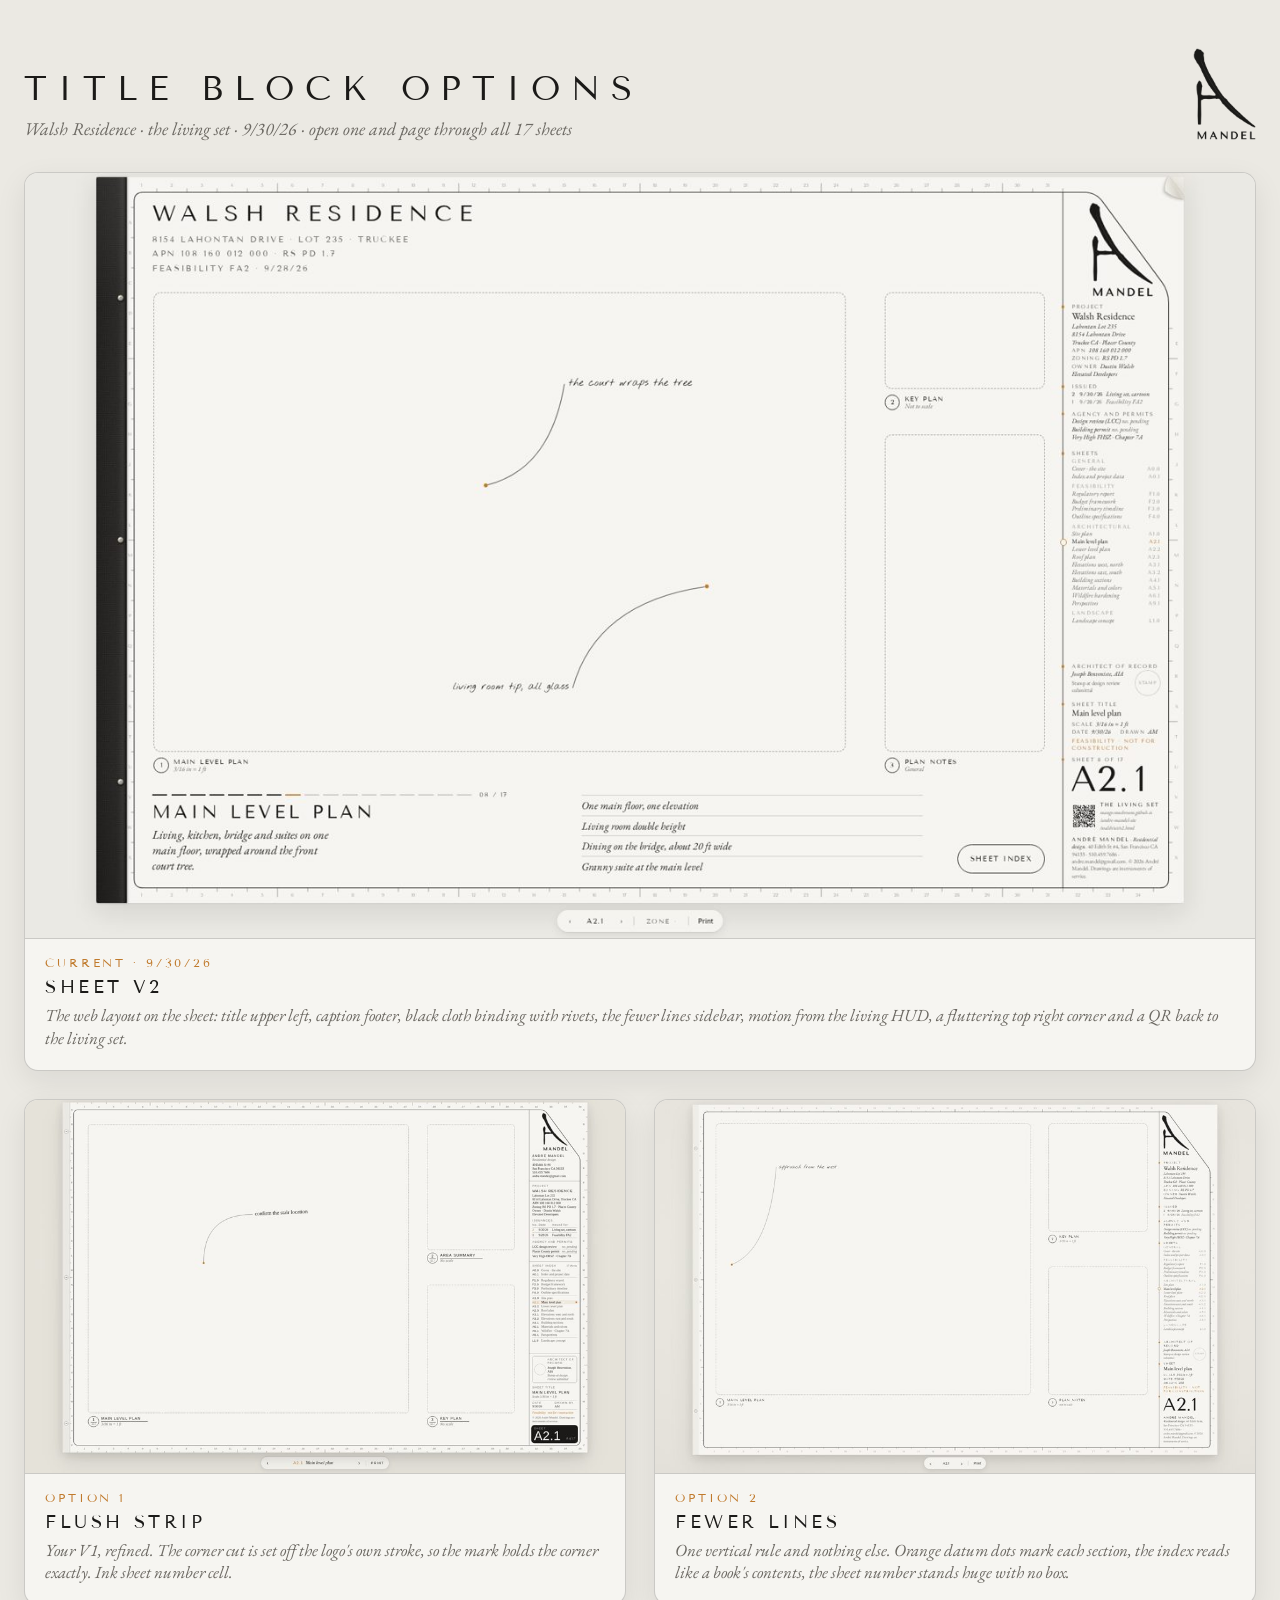
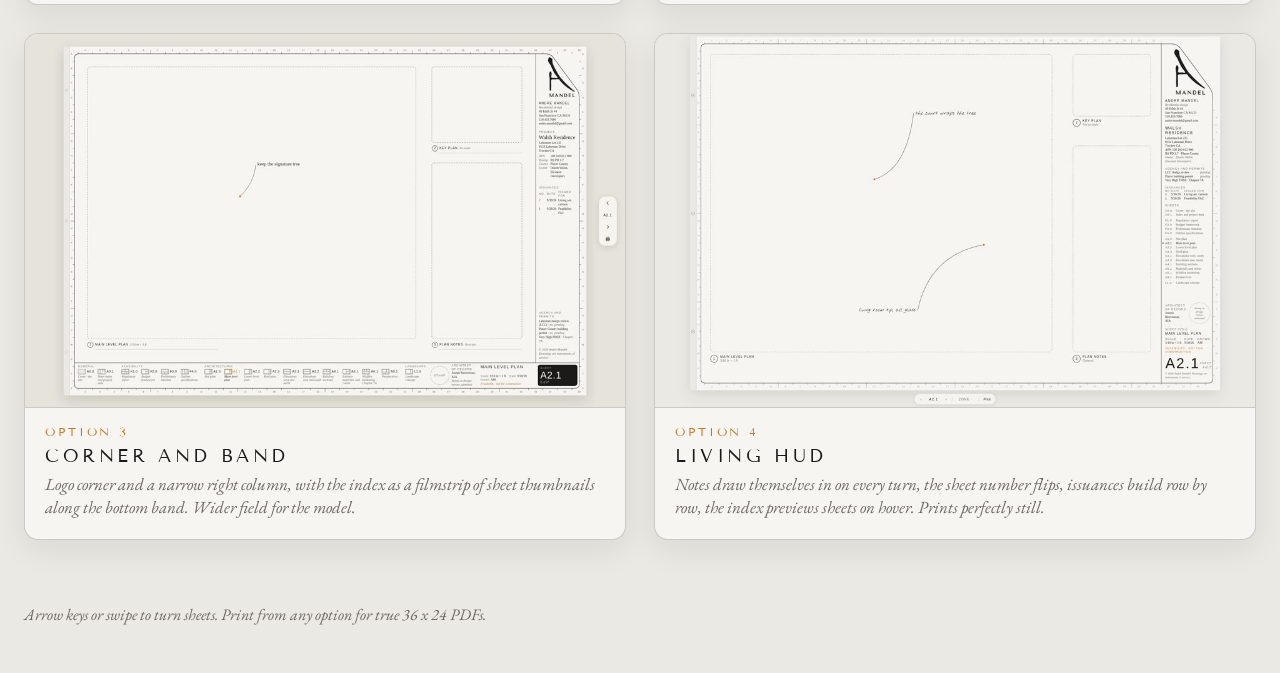
<file: walsh/set/index.html>
<!doctype html>
<html lang="en">
<head>
<meta charset="utf-8">
<meta name="viewport" content="width=device-width, initial-scale=1">
<title>Title Block Options</title>
<link rel="icon" href="../favicon-32.png">
<link rel="stylesheet" href="https://fonts.googleapis.com/css2?family=EB+Garamond:ital,wght@0,400;1,400&family=Tenor+Sans&display=swap">
<style>
  :root { --paper:#f6f5f1; --desk:#ebe9e3; --ink:#1b1a18; --muted:#6c6963; --rule:rgba(27,26,24,.2); --accent:#c07a2c; }
  * { box-sizing:border-box; }
  body { margin:0; background:var(--desk); color:var(--ink); font-family:'EB Garamond', Garamond, serif; }
  header { max-width:1320px; margin:0 auto; padding:48px 24px 16px; display:flex; justify-content:space-between; align-items:flex-end; gap:24px; }
  h1 { font-family:'Tenor Sans', sans-serif; font-weight:400; letter-spacing:.32em; font-size:clamp(20px,3vw,34px); margin:0; }
  header p { margin:8px 0 0; font-style:italic; color:var(--muted); font-size:18px; }
  header img { height:92px; }
  .grid { max-width:1320px; margin:0 auto; padding:16px 24px 64px; display:grid; grid-template-columns:repeat(auto-fit,minmax(min(100%,560px),1fr)); gap:28px; }
  a.card { display:block; text-decoration:none; color:inherit; background:var(--paper); border:1px solid var(--rule); border-radius:14px; overflow:hidden; box-shadow:0 10px 30px rgba(27,26,24,.08); transition:transform .25s, box-shadow .25s; }
  a.card:hover { transform:translateY(-3px); box-shadow:0 18px 40px rgba(27,26,24,.14); }
  a.card img { display:block; width:100%; aspect-ratio:1914/1192; object-fit:cover; border-bottom:1px solid var(--rule); }
  .meta { padding:16px 20px 20px; }
  .no { font-family:'Tenor Sans', sans-serif; letter-spacing:.24em; font-size:12px; color:var(--accent); }
  h2 { font-family:'Tenor Sans', sans-serif; font-weight:400; letter-spacing:.2em; font-size:18px; margin:6px 0 6px; }
  .meta p { margin:0; font-style:italic; font-size:17px; color:var(--muted); line-height:1.35; }
  footer { max-width:1320px; margin:0 auto; padding:0 24px 48px; font-style:italic; color:var(--muted); }
  @media (max-width:640px) { header img { height:64px; } }
</style>
</head>
<body>
<header>
  <div>
    <h1>TITLE BLOCK OPTIONS</h1>
    <p>Walsh Residence · the living set · 9/30/26 · open one and page through all 17 sheets</p>
  </div>
  <img src="../marks/am10_lockup.webp" alt="André Mandel">
</header>
<main class="grid">
  <a class="card" href="v2.html#A0.0" style="grid-column:1/-1"><img src="options/shots/v2_thumb.jpg" alt="Sheet v2 preview"><div class="meta"><div class="no">CURRENT · 9/30/26</div><h2>SHEET V2</h2><p>The web layout on the sheet: title upper left, caption footer, black cloth binding with rivets, the fewer lines sidebar, motion from the living HUD, a fluttering top right corner and a QR back to the living set.</p></div></a>
  <a class="card" href="options/tb1-flush-strip.html#A0.0"><img src="options/shots/tb1_thumb.jpg" alt="Option 1 preview"><div class="meta"><div class="no">OPTION 1</div><h2>FLUSH STRIP</h2><p>Your V1, refined. The corner cut is set off the logo's own stroke, so the mark holds the corner exactly. Ink sheet number cell.</p></div></a>
  <a class="card" href="options/tb2-fewer-lines.html#A0.0"><img src="options/shots/tb2_thumb.jpg" alt="Option 2 preview"><div class="meta"><div class="no">OPTION 2</div><h2>FEWER LINES</h2><p>One vertical rule and nothing else. Orange datum dots mark each section, the index reads like a book's contents, the sheet number stands huge with no box.</p></div></a>
  <a class="card" href="options/tb3-corner-band.html#A0.0"><img src="options/shots/tb3_thumb.jpg" alt="Option 3 preview"><div class="meta"><div class="no">OPTION 3</div><h2>CORNER AND BAND</h2><p>Logo corner and a narrow right column, with the index as a filmstrip of sheet thumbnails along the bottom band. Wider field for the model.</p></div></a>
  <a class="card" href="options/tb4-living-hud.html#A0.0"><img src="options/shots/tb4_thumb.jpg" alt="Option 4 preview"><div class="meta"><div class="no">OPTION 4</div><h2>LIVING HUD</h2><p>Notes draw themselves in on every turn, the sheet number flips, issuances build row by row, the index previews sheets on hover. Prints perfectly still.</p></div></a>
</main>
<footer>Arrow keys or swipe to turn sheets. Print from any option for true 36 x 24 PDFs.</footer>
</body>
</html>
</file>
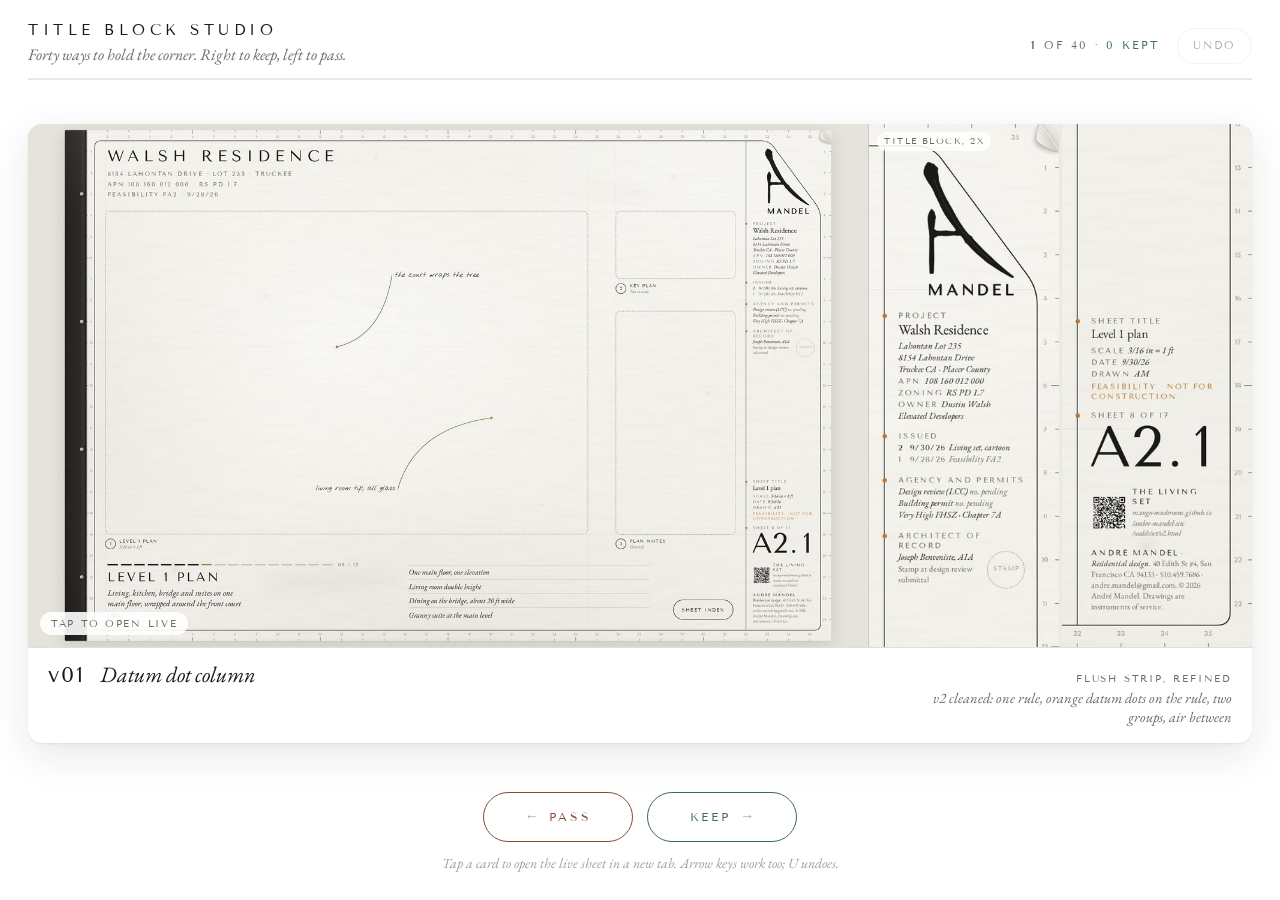
<file: walsh/set/studio/index.html>
<!doctype html>
<html lang="en">
<head>
<meta charset="utf-8">
<meta name="viewport" content="width=device-width,initial-scale=1,viewport-fit=cover">
<title>Title Block Studio</title>
<meta name="description" content="Forty title block studies for ANDRÉ MANDEL. Swipe right to keep, left to pass.">
<meta name="robots" content="noindex,nofollow">
<meta name="theme-color" content="#ffffff">
<link rel="icon" href="../../favicon-32.png">
<link rel="preconnect" href="https://fonts.googleapis.com">
<link rel="preconnect" href="https://fonts.gstatic.com" crossorigin>
<link rel="stylesheet" href="https://fonts.googleapis.com/css2?family=EB+Garamond:ital,wght@0,400;0,500;1,400;1,500&family=Tenor+Sans&display=swap">
<style>
:root{--bg:#fff;--paper:#f6f5f1;--paper2:#ebe9e3;--ink:#1b1a18;--muted:#6c6963;--faint:#a19e97;--rule:rgba(27,26,24,.14);--accent:#c07a2c;--keep:#3f6b4f;--pass:#8a4b3c;
  --ft:'Tenor Sans','Gill Sans','Optima',sans-serif;--fs:'EB Garamond',Garamond,'Times New Roman',serif;color-scheme:light}
*{box-sizing:border-box}
html,body{margin:0;min-height:100%;background:var(--bg);color:var(--ink)}
body{font-family:var(--fs);-webkit-font-smoothing:antialiased;overflow-x:hidden}
button{font:inherit;color:inherit;background:none;border:0;padding:0;cursor:pointer}
button:focus-visible,a:focus-visible{outline:1px solid var(--accent);outline-offset:3px}
.wrap{max-width:1720px;margin:0 auto;padding:22px 28px 28px;min-height:100dvh;display:flex;flex-direction:column}
header{display:flex;align-items:flex-end;justify-content:space-between;gap:20px;padding-bottom:14px;border-bottom:1px solid var(--rule)}
header h1{margin:0;font:400 15px/1.1 var(--ft);letter-spacing:.3em;text-transform:uppercase}
header p{margin:6px 0 0;font:italic 400 16px/1.2 var(--fs);color:var(--muted)}
.hr{display:flex;align-items:center;gap:18px}
.count{font:400 11px/1 var(--ft);letter-spacing:.2em;text-transform:uppercase;color:var(--muted);white-space:nowrap}
.count b{font-weight:400;color:var(--ink)}
.count i{font-style:normal;color:var(--keep)}
.pill{font:400 10.5px/1 var(--ft);letter-spacing:.18em;text-transform:uppercase;border:1px solid var(--rule);border-radius:999px;padding:10px 15px;min-height:36px;white-space:nowrap;transition:border-color .15s,background .15s}
.pill:hover{border-color:var(--ink)}
.pill:disabled{opacity:.35;cursor:default;border-color:var(--rule)}
.bar{height:2px;background:var(--paper2);margin-top:-1px}
.bar i{display:block;height:100%;width:0;background:var(--accent);transition:width .35s ease}

.stage{flex:1;display:flex;flex-direction:column;align-items:center;justify-content:center;padding:22px 0 8px;min-height:0}
.deck{position:relative;width:100%;display:grid;justify-items:center;align-items:start}
.card{position:relative;grid-area:1 / 1;width:100%;background:#fff;border-radius:14px;
  box-shadow:0 1px 2px rgba(27,26,24,.07),0 12px 40px rgba(27,26,24,.1);touch-action:pan-y;user-select:none;-webkit-user-select:none;cursor:grab;will-change:transform;overflow:hidden}
.card.back{transform:translateY(10px) scale(.975);opacity:.55;pointer-events:none;box-shadow:0 1px 2px rgba(27,26,24,.06)}
.card.drag{cursor:grabbing}
.card.fly{transition:transform .38s cubic-bezier(.3,.6,.3,1),opacity .38s ease}
.card.snap{transition:transform .3s cubic-bezier(.3,1.4,.5,1)}
.card.enter{animation:enter .34s ease both}
@keyframes enter{from{transform:translateY(10px) scale(.975);opacity:.55}to{transform:none;opacity:1}}
.media{display:flex;gap:0;background:var(--paper2)}
.media .sheet{flex:1;min-width:0;position:relative}
.media img{display:block;width:100%;height:auto;pointer-events:none;-webkit-user-drag:none}
.media .det{flex:none;display:flex;gap:3px;position:relative;border-left:1px solid var(--rule);background:var(--paper2)}
.media .det span{flex:1;background-repeat:no-repeat;background-size:100% 200%;background-color:var(--paper)}
.media .det span + span{background-position:0 100%}
.media .det em{position:absolute;left:8px;top:8px;font:400 9px/1 var(--ft);letter-spacing:.16em;text-transform:uppercase;font-style:normal;color:var(--muted);background:rgba(255,255,255,.88);padding:5px 7px;border-radius:999px}
.info{display:flex;align-items:baseline;gap:16px;padding:14px 20px 16px;border-top:1px solid var(--rule)}
.info .no{font:400 22px/1 var(--ft);letter-spacing:.08em}
.info .nm{font:italic 400 22px/1.15 var(--fs)}
.info .tr{margin-left:auto;font:400 10px/1.3 var(--ft);letter-spacing:.18em;text-transform:uppercase;color:var(--muted);text-align:right}
.info .note{display:block;font:italic 400 14.5px/1.3 var(--fs);color:var(--muted);letter-spacing:0;text-transform:none;margin-top:4px;max-width:46ch;margin-left:auto}
.stampk{position:absolute;top:22px;font:400 15px/1 var(--ft);letter-spacing:.3em;text-transform:uppercase;padding:10px 16px 9px 19px;border:1.5px solid;border-radius:999px;background:rgba(255,255,255,.9);opacity:0;pointer-events:none}
.stampk.k{left:22px;color:var(--keep);transform:rotate(-8deg)}
.stampk.p{right:22px;color:var(--pass);transform:rotate(8deg)}
.open{position:absolute;left:12px;bottom:12px;font:400 9.5px/1 var(--ft);letter-spacing:.18em;text-transform:uppercase;background:rgba(255,255,255,.9);border-radius:999px;padding:7px 11px;color:var(--muted);pointer-events:none}
.seg{display:none}

.actions{display:flex;align-items:center;justify-content:center;gap:14px;padding:18px 0 4px}
.act{display:flex;align-items:center;gap:10px;font:400 12px/1 var(--ft);letter-spacing:.22em;text-transform:uppercase;border:1px solid var(--ink);border-radius:999px;padding:0 26px;min-height:50px;min-width:150px;justify-content:center;transition:background .15s,color .15s}
.act:hover{background:var(--ink);color:#fff}
.act.keep{border-color:var(--keep);color:var(--keep)}
.act.keep:hover{background:var(--keep);color:#fff}
.act.pass{border-color:var(--pass);color:var(--pass)}
.act.pass:hover{background:var(--pass);color:#fff}
.act kbd{font:inherit;font-size:14px;letter-spacing:0;opacity:.6}
.hint{font:italic 400 14px/1.3 var(--fs);color:var(--faint);text-align:center;margin:8px 0 0}

/* results */
.results{display:none;padding:26px 0 10px}
.done .stage,.done .actions,.done .hint{display:none}
.done .results{display:block}
.rh{display:flex;align-items:flex-end;justify-content:space-between;gap:16px;flex-wrap:wrap;margin-bottom:18px}
.rh h2{margin:0;font:400 26px/1.1 var(--ft);letter-spacing:.24em;text-transform:uppercase}
.rh p{margin:8px 0 0;font:italic 400 17px/1.3 var(--fs);color:var(--muted)}
.rh .btns{display:flex;gap:10px;flex-wrap:wrap}
.pill.dark{background:var(--ink);color:#fff;border-color:var(--ink)}
.line{font:400 13px/1.4 var(--ft);letter-spacing:.1em;padding:12px 14px;background:var(--paper);border-radius:8px;margin:0 0 22px;user-select:all;word-break:break-word}
.grid{display:grid;grid-template-columns:repeat(auto-fill,minmax(280px,1fr));gap:18px}
.tile{display:block;color:inherit;text-decoration:none;border-radius:10px;overflow:hidden;box-shadow:0 0 0 1px var(--rule);transition:box-shadow .15s}
.tile:hover{box-shadow:0 0 0 1px var(--ink),0 8px 24px rgba(27,26,24,.08)}
.tile img{display:block;width:100%;height:auto;background:var(--paper2)}
.tile div{padding:10px 12px 12px;display:flex;gap:10px;align-items:baseline}
.tile b{font:400 14px/1 var(--ft);letter-spacing:.08em;font-weight:400}
.tile span{font:italic 400 16px/1.2 var(--fs)}
.empty{font:italic 400 18px/1.4 var(--fs);color:var(--muted)}
.passed{margin-top:26px;font:400 11px/1.6 var(--ft);letter-spacing:.14em;text-transform:uppercase;color:var(--faint)}
.toast{position:fixed;left:50%;bottom:24px;transform:translate(-50%,20px);background:var(--ink);color:#fff;font:400 11px/1 var(--ft);letter-spacing:.18em;text-transform:uppercase;padding:12px 16px;border-radius:999px;opacity:0;transition:opacity .2s,transform .2s;pointer-events:none;z-index:9}
.toast.show{opacity:1;transform:translate(-50%,0)}

@media (max-width:760px){
  .wrap{padding:14px 16px 16px}
  header{align-items:flex-start;flex-direction:column;gap:10px}
  header h1{font-size:13px}
  header p{font-size:15px}
  .hr{width:100%;justify-content:space-between}
  .stage{padding-top:14px}
  .card{width:100%}
  .media{flex-direction:column}
  .media .det{display:none;border-left:0}
  .card.show-det .media .sheet{display:none}
  .card.show-det .media .det{display:flex;margin:0 auto}
  .card.show-det .media{background:var(--paper)}
  .seg{display:flex;position:absolute;left:10px;top:10px;z-index:2;background:rgba(255,255,255,.92);border-radius:999px;padding:3px;box-shadow:0 0 0 1px var(--rule)}
  .seg button{font:400 9.5px/1 var(--ft);letter-spacing:.16em;text-transform:uppercase;padding:9px 12px;border-radius:999px;color:var(--muted);min-height:32px}
  .seg button.on{background:var(--ink);color:#fff}
  .info{flex-wrap:wrap;gap:8px 12px;padding:12px 14px 14px}
  .info .no{font-size:18px}
  .info .nm{font-size:19px}
  .info .tr{margin-left:0;width:100%;text-align:left}
  .info .note{margin-left:0}
  .actions{gap:10px}
  .act{min-width:0;flex:1;padding:0 14px;min-height:52px}
  .act kbd,.hint .kb{display:none}
  .stampk{top:56px}
  .grid{grid-template-columns:1fr 1fr;gap:12px}
  .tile span{font-size:14px}
}
@media (prefers-reduced-motion:reduce){*,*::before,*::after{animation:none !important;transition:none !important}}
</style>
</head>
<body>
<div class="wrap" id="app">
  <header>
    <div><h1>Title block studio</h1><p>Forty ways to hold the corner. Right to keep, left to pass.</p></div>
    <div class="hr"><span class="count" id="count"></span><button class="pill" id="undo" type="button" disabled>Undo</button></div>
  </header>
  <div class="bar"><i id="barf"></i></div>
  <main class="stage"><div class="deck" id="deck"></div></main>
  <div class="actions">
    <button class="act pass" id="bpass" type="button"><kbd>&#8592;</kbd> Pass</button>
    <button class="act keep" id="bkeep" type="button">Keep <kbd>&#8594;</kbd></button>
  </div>
  <p class="hint">Tap a card to open the live sheet in a new tab.<span class="kb"> Arrow keys work too; U undoes.</span></p>
  <section class="results" id="results" aria-live="polite"></section>
</div>
<div class="toast" id="toast"></div>
<script>
const DECK = [{"no": "v01", "name": "Datum dot column", "terr": "Flush strip, refined", "note": "v2 cleaned: one rule, orange datum dots on the rule, two groups, air between"}, {"no": "v02", "name": "Label and value ledger", "terr": "Flush strip, refined", "note": "labels set right in a narrow column, values beside them, short hairlines leave the rule"}, {"no": "v03", "name": "Plumb line strip", "terr": "Flush strip, refined", "note": "the lockup slides toward the rule; a hairline drops from the post of the A to a bob beside the sheet number"}, {"no": "v04", "name": "Numbered sections", "terr": "Flush strip, refined", "note": "tiny section numerals in a gutter, content spread evenly down the full height"}, {"no": "v05", "name": "Pure type, no rule", "terr": "Almost no lines", "note": "no vertical rule at all; whitespace and three type sizes carry the hierarchy"}, {"no": "v06", "name": "Whisper frame, flush right", "terr": "Almost no lines", "note": "no border, only corner marks and the cut; the title block set flush right to the paper edge"}, {"no": "v07", "name": "Half height rule", "terr": "Almost no lines", "note": "the mark alone in open paper up top; every line of data gathered low, and the rule only runs beside it"}, {"no": "v08", "name": "Centered quiet column", "terr": "Almost no lines", "note": "a centered column under the mark, no rules, like a book title page"}, {"no": "v09", "name": "Rounded cell stack", "terr": "CAD classic, rounded cells", "note": "every section in its own rounded cell; the stamp cell takes the slack and holds a full size seal"}, {"no": "v10", "name": "Shared wall grid", "terr": "CAD classic, rounded cells", "note": "one rounded outer box, cells that share their walls, labels tucked into the top left of each cell"}, {"no": "v11", "name": "Ink number cell", "terr": "CAD classic, rounded cells", "note": "paired half width cells and one small ink cell for the sheet number"}, {"no": "v12", "name": "Tabbed fieldset cells", "terr": "CAD classic, rounded cells", "note": "rounded cells whose labels sit in a gap cut into the top border, like a drafted legend"}, {"no": "v13", "name": "Museum wall label", "terr": "Gallery label, museum placard", "note": "the sheet identity on a raised label card, phrased like a gallery label; everything else is quiet wall text"}, {"no": "v14", "name": "Engraved plaque", "terr": "Gallery label, museum placard", "note": "one inset panel under the mark with a double hairline edge; centered letterspaced caps, like an engraved plaque"}, {"no": "v15", "name": "Catalogue entry", "terr": "Gallery label, museum placard", "note": "set like an exhibition catalogue entry: a large entry number, run in heads, the sheet described as an object"}, {"no": "v16", "name": "Twin placards", "terr": "Gallery label, museum placard", "note": "two small raised cards, the project high and the sheet low; the stamp and permits rest on the paper between them"}, {"no": "v17", "name": "Vellum overlay, tape dots", "terr": "Drafting machine and vellum", "note": "a frosted vellum leaf laid over the strip and held with two round drafting dots; the rule shows through"}, {"no": "v18", "name": "Protractor head", "terr": "Drafting machine and vellum", "note": "the sheet number sits in the dial of a drafting machine head; the roof angle, 53.6 degrees, is marked in orange"}, {"no": "v19", "name": "Lettering guidelines", "terr": "Drafting machine and vellum", "note": "every line of the block sits on faint lettering guides, as if ruled with an Ames guide before lettering"}, {"no": "v20", "name": "Scale bar and north", "terr": "Drafting machine and vellum", "note": "a true graphic scale at 3/16 in, a north arrow and a dimension string for the block itself; technical and exact"}, {"no": "v21", "name": "Colophon paragraphs", "terr": "Editorial and book typography", "note": "the data set as justified book paragraphs with small cap run in heads; the sheet number as a folio"}, {"no": "v22", "name": "Italic title hero", "terr": "Editorial and book typography", "note": "the sheet title set large in Garamond italic as the hero, numbers in old style figures, heads in small italic"}, {"no": "v23", "name": "Running head margin", "terr": "Editorial and book typography", "note": "a letterspaced running head climbs the rule like the spine of a book; content sits beside it"}, {"no": "v24", "name": "Dot leader contents", "terr": "Editorial and book typography", "note": "data rows run to their values on dot leaders, like the contents page of a book"}, {"no": "v25", "name": "Swept edge rule", "terr": "Zaha inspired, swept curves and fractured planes", "note": "the rule runs plumb, then sweeps out into the bottom border in one long curve, shadowed by two fainter speed lines"}, {"no": "v26", "name": "Fractured planes", "terr": "Zaha inspired, swept curves and fractured planes", "note": "pale shards laid behind the block, their edges on the roof angle and square to it, one orange sliver"}, {"no": "v27", "name": "Contour flow lines", "terr": "Zaha inspired, swept curves and fractured planes", "note": "a family of hairline contours pours from the corner cut through the open middle of the block and eases into the rule"}, {"no": "v28", "name": "Angled datum cuts", "terr": "Zaha inspired, swept curves and fractured planes", "note": "every divider ends in a short stroke on the roof angle; the sheet number cell is chamfered parallel to the corner cut"}, {"no": "v29", "name": "Shard hairlines", "terr": "Libeskind and Lebbeus Woods, hairline energy", "note": "long hairlines cross the block at acute angles and overshoot the rule and the border, the way a drafted construction line runs on"}, {"no": "v30", "name": "Slash and void", "terr": "Libeskind and Lebbeus Woods, hairline energy", "note": "one long doubled slash tears through the open middle of the block, a narrow void of deeper paper between its two lines"}, {"no": "v31", "name": "Tension wires", "terr": "Libeskind and Lebbeus Woods, hairline energy", "note": "fine wires fan from points along the rule and the corner cut and pull taut to one anchor above the sheet number"}, {"no": "v32", "name": "Overshoot crosses", "terr": "Libeskind and Lebbeus Woods, hairline energy", "note": "no boxes; every section opens on a hairline that overshoots the rule and the border, crossed by a short plumb tick"}, {"no": "v33", "name": "Datum run, roof heights", "terr": "Studio Cognitive Pulse overlay", "note": "a vertical datum run in the open middle: grade, main level, the level beam, the roof tip and the 30 ft limit, tiny tick labels and orange dots"}, {"no": "v34", "name": "Coordinate tags", "terr": "Studio Cognitive Pulse overlay", "note": "each section carries a tiny technical tag with its true sheet coordinates and a crosshair on the rule"}, {"no": "v35", "name": "Pulse leaders", "terr": "Studio Cognitive Pulse overlay", "note": "each heading hangs from a thin curved leader that lands on an orange dot on the rule, drawn in like the hand notes"}, {"no": "v36", "name": "Key to the sheet", "terr": "Studio Cognitive Pulse overlay", "note": "a small live diagram of this very sheet sits in the open middle: views dashed, the title block in orange, true coordinates beside it"}, {"no": "v37", "name": "Logo huge and faint", "terr": "Wildcards", "note": "the lockup again at nearly twice the size and barely there, a watermark filling the open middle; the corner mark stays crisp"}, {"no": "v38", "name": "Bottom band hybrid", "terr": "Wildcards", "note": "the sidebar keeps only the mark, the project and the number; issuances, permits, stamp and sheet data run in a low band under the field"}, {"no": "v39", "name": "Corner block", "terr": "Wildcards", "note": "a classic corner block steps out of the sidebar into the lower right of the field, holding the sheet identity and the stamp"}, {"no": "v40", "name": "Vertical sheet number", "terr": "Wildcards", "note": "the sheet number turned on its side and set very large up the lower sidebar, the sheet data tucked in beside it"}];
const KEY = 'am-tb-studio-deck-v1';
const $ = s => document.querySelector(s);
const esc = s => String(s).replace(/[&<>"]/g, c => ({ '&': '&amp;', '<': '&lt;', '>': '&gt;', '"': '&quot;' }[c]));
let st = { hist: [] };           // hist: [{no, v:'keep'|'pass'}] in order
try { const s = JSON.parse(localStorage.getItem(KEY) || 'null'); if (s && Array.isArray(s.hist)) st = s; } catch (e) {}
st.hist = st.hist.filter(h => DECK.some(d => d.no === h.no));
const save = () => { try { localStorage.setItem(KEY, JSON.stringify(st)); } catch (e) {} };
const pos = () => st.hist.length;
const kept = () => st.hist.filter(h => h.v === 'keep').map(h => h.no).sort();

function cardHTML(d, back) {
  return `<article class="card${back ? ' back' : ''}" data-no="${d.no}" tabindex="${back ? -1 : 0}" aria-label="${d.no}, ${esc(d.name)}. Tap to open the live sheet.">
    <div class="seg" role="group" aria-label="View"><button type="button" class="on" data-view="sheet">Sheet</button><button type="button" data-view="det">Title block</button></div>
    <div class="media"><div class="sheet"><img src="shots/${d.no}.jpg" alt="${d.no} full sheet" width="1400" height="872" draggable="false"><span class="open">Tap to open live</span></div>
      <div class="det" role="img" aria-label="${d.no} title block, upper and lower halves"><span style="background-image:url(shots/${d.no}_tb.jpg)"></span><span style="background-image:url(shots/${d.no}_tb.jpg)"></span><em>Title block, 2x</em></div></div>
    <span class="stampk k">Keep</span><span class="stampk p">Pass</span>
    <div class="info"><span class="no">${d.no}</span><span class="nm">${esc(d.name)}</span><span class="tr">${esc(d.terr)}<span class="note">${esc(d.note)}</span></span></div>
  </article>`;
}

function render() {
  const i = pos(), N = DECK.length;
  $('#count').innerHTML = `<b>${Math.min(i + 1, N)}</b> of ${N} · <i>${kept().length} kept</i>`;
  $('#barf').style.width = (100 * i / N) + '%';
  $('#undo').disabled = i === 0;
  document.body.classList.toggle('done', i >= N);
  $('#app').classList.toggle('done', i >= N);
  if (i >= N) { $('#deck').innerHTML = ''; results(); return; }
  const d = DECK[i], nx = DECK[i + 1];
  $('#deck').innerHTML = (nx ? cardHTML(nx, true) : '') + cardHTML(d, false);
  const c = $('#deck .card:not(.back)');
  c.classList.add('enter');
  bind(c, d);
  document.querySelectorAll('#deck .card').forEach(fitDetail);
  [DECK[i + 2]].filter(Boolean).forEach(p => { new Image().src = `shots/${p.no}.jpg`; new Image().src = `shots/${p.no}_tb.jpg`; });
}

// the sheet and the two title block half columns share one height, and the card fits the window
const TBA = 272 / 750, R = 1400 / 872, GAP = 4;   // one half column of the 272 x 1500 detail
function fitDetail(c) {
  const f = () => {
    const det = c.querySelector('.det'), mob = matchMedia('(max-width:760px)').matches, box = $('#deck').clientWidth;
    if (mob) { c.style.width = ''; const H = Math.min(innerHeight * .58, 560); det.style.height = H + 'px'; det.style.width = (2 * TBA * H + GAP) + 'px'; return; }
    const Hmax = Math.max(260, innerHeight - 330);
    let W = Math.min(box, Hmax * (R + 2 * TBA) + GAP);
    const H = (W - GAP) / (R + 2 * TBA);
    c.style.width = W + 'px';
    det.style.width = (2 * TBA * H + GAP) + 'px'; det.style.height = H + 'px';
  };
  f(); addEventListener('resize', f);
}

function decide(v, fromDrag) {
  const i = pos(); if (i >= DECK.length) return;
  const c = $('#deck .card:not(.back)');
  st.hist.push({ no: DECK[i].no, v }); save();
  if (c) {
    const dir = v === 'keep' ? 1 : -1;
    c.classList.remove('snap', 'enter'); c.classList.add('fly');
    c.querySelector(v === 'keep' ? '.stampk.k' : '.stampk.p').style.opacity = 1;
    const cur = fromDrag || { x: 0, r: 0 };
    requestAnimationFrame(() => { c.style.transform = `translate(${dir * (innerWidth * .9 + 200)}px, ${cur.y || 0}px) rotate(${dir * 18}deg)`; c.style.opacity = '0'; });
    const back = $('#deck .card.back'); if (back) { back.style.transition = 'transform .3s ease,opacity .3s ease'; back.style.transform = 'none'; back.style.opacity = '1'; }
    setTimeout(render, matchMedia('(prefers-reduced-motion: reduce)').matches ? 0 : 300);
  } else render();
}
function undo() {
  if (!st.hist.length) return;
  const h = st.hist.pop(); save(); render();
  toast(`Back to ${h.no}`);
}

function applyView(c) {
  const det = st.view === 'det';
  c.classList.toggle('show-det', det);
  c.querySelectorAll('.seg button').forEach(x => x.classList.toggle('on', (x.dataset.view === 'det') === det));
}
function bind(c, d) {
  applyView(c);
  let p = null;
  const open = () => window.open(`${d.no}.html`, '_blank', 'noopener');
  c.querySelectorAll('.seg button').forEach(b => b.addEventListener('click', e => {
    e.stopPropagation();
    st.view = b.dataset.view; save(); applyView(c);
  }));
  c.addEventListener('pointerdown', e => {
    if (e.button !== 0 || e.target.closest('.seg')) return;
    p = { x0: e.clientX, y0: e.clientY, t0: performance.now(), dx: 0, dy: 0, id: e.pointerId, moved: false };
    c.setPointerCapture(e.pointerId);
    c.classList.remove('snap', 'enter');
  });
  c.addEventListener('pointermove', e => {
    if (!p || e.pointerId !== p.id) return;
    p.dx = e.clientX - p.x0; p.dy = e.clientY - p.y0;
    if (!p.moved && Math.hypot(p.dx, p.dy) > 6) { p.moved = true; c.classList.add('drag'); }
    if (!p.moved) return;
    const r = p.dx / 22;
    c.style.transform = `translate(${p.dx}px, ${p.dy * .25}px) rotate(${r}deg)`;
    const k = Math.min(1, Math.abs(p.dx) / 120);
    c.querySelector('.stampk.k').style.opacity = p.dx > 0 ? k : 0;
    c.querySelector('.stampk.p').style.opacity = p.dx < 0 ? k : 0;
  });
  const end = e => {
    if (!p || e.pointerId !== p.id) return;
    const dt = performance.now() - p.t0, vx = p.dx / Math.max(dt, 1);
    c.classList.remove('drag');
    if (!p.moved) { if (e.type === 'pointerup' && dt < 600) open(); p = null; return; }
    if (Math.abs(p.dx) > Math.min(140, c.offsetWidth * .22) || Math.abs(vx) > .6) { decide(p.dx > 0 ? 'keep' : 'pass', { x: p.dx, y: p.dy * .25 }); }
    else { c.classList.add('snap'); c.style.transform = ''; c.querySelectorAll('.stampk').forEach(s => s.style.opacity = 0); }
    p = null;
  };
  c.addEventListener('pointerup', end);
  c.addEventListener('pointercancel', end);
  c.addEventListener('keydown', e => { if (e.key === 'Enter') open(); });
}

function results() {
  const k = kept(), N = DECK.length;
  const line = `Keeps: ${k.length ? k.join(', ') : 'none'}`;
  const by = no => DECK.find(d => d.no === no);
  const passed = st.hist.filter(h => h.v === 'pass').map(h => h.no).sort();
  $('#results').innerHTML = `<div class="rh"><div><h2>Your keeps</h2><p>${k.length} of ${N} kept. Tap a sheet to open it live.</p></div>
      <div class="btns"><button class="pill dark" id="copy" type="button">Copy picks</button><button class="pill" id="undo2" type="button">Undo last</button><button class="pill" id="again" type="button">Start over</button></div></div>
    <p class="line" id="line">${esc(line)}</p>
    ${k.length ? `<div class="grid">${k.map(no => `<a class="tile" href="${no}.html" target="_blank" rel="noopener"><img src="shots/${no}.jpg" alt="${no} sheet" width="1400" height="872" loading="lazy"><div><b>${no}</b><span>${esc(by(no).name)}</span></div></a>`).join('')}</div>` : '<p class="empty">Nothing kept this round. Start over for another pass, or undo to step back.</p>'}
    ${passed.length ? `<p class="passed">Passed · ${passed.join(' · ')}</p>` : ''}`;
  $('#copy').onclick = () => copy(line);
  $('#undo2').onclick = undo;
  $('#again').onclick = () => { if (confirm('Start the deck over? Your picks will be cleared.')) { st = { hist: [], view: st.view }; save(); render(); } };
}
async function copy(text) {
  let ok = false;
  try { await navigator.clipboard.writeText(text); ok = true; } catch (e) {
    try { const t = document.createElement('textarea'); t.value = text; t.style.position = 'fixed'; t.style.opacity = '0'; document.body.appendChild(t); t.select(); ok = document.execCommand('copy'); t.remove(); } catch (e2) {}
  }
  toast(ok ? 'Copied' : 'Select the line to copy');
}
let tt = 0;
function toast(s) { const t = $('#toast'); t.textContent = s; t.classList.add('show'); clearTimeout(tt); tt = setTimeout(() => t.classList.remove('show'), 1400); }

$('#bkeep').onclick = () => decide('keep');
$('#bpass').onclick = () => decide('pass');
$('#undo').onclick = undo;
document.addEventListener('keydown', e => {
  if (e.metaKey || e.ctrlKey) { if (e.key.toLowerCase() === 'z') { e.preventDefault(); undo(); } return; }
  if (e.key === 'ArrowRight') { e.preventDefault(); decide('keep'); }
  else if (e.key === 'ArrowLeft') { e.preventDefault(); decide('pass'); }
  else if (e.key === 'u' || e.key === 'U' || e.key === 'Backspace') { e.preventDefault(); undo(); }
});
render();
</script>
</body>
</html>
</file>
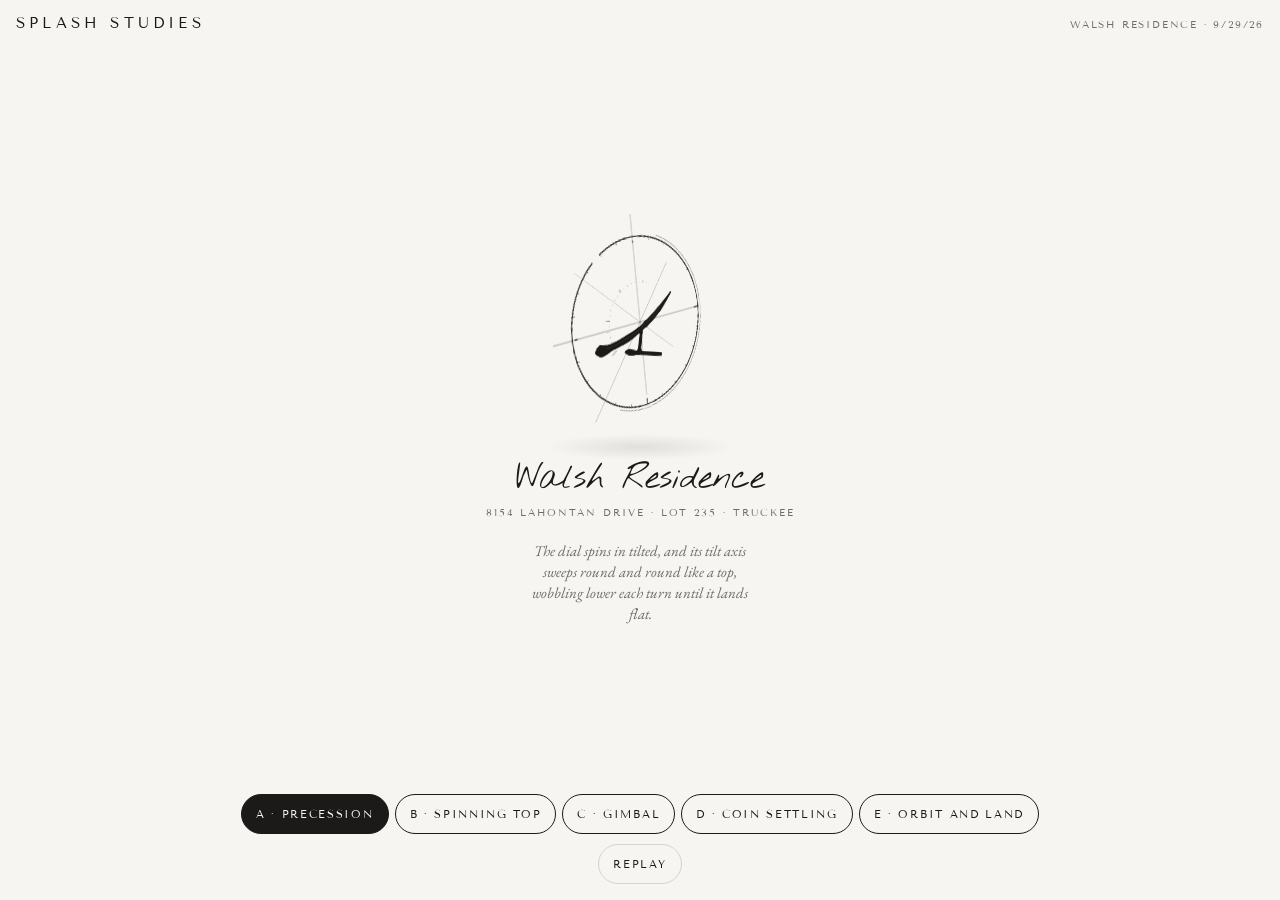
<file: walsh/loaders.html>
<!doctype html>
<html lang="en"><head><meta charset="utf-8"><meta name="viewport" content="width=device-width,initial-scale=1,viewport-fit=cover">
<title>Walsh Residence · Splash Studies</title>
<link rel="stylesheet" href="https://fonts.googleapis.com/css2?family=EB+Garamond:ital,wght@0,400;1,400&family=Tenor+Sans&family=Nothing+You+Could+Do&display=swap">
<style>
  :root { --paper: #f6f5f1; --ink: #1b1a18; --muted: #6f6c65; --rule: #d6d3cc; --accent: #a8813f; }
  html, body { margin: 0; height: 100%; background: var(--paper); color: var(--ink); }
  body { display: grid; grid-template-rows: auto 1fr auto; min-height: 100dvh; font: 400 15px/1.4 'EB Garamond', Garamond, serif; }
  header { padding: calc(env(safe-area-inset-top, 0px) + 14px) 16px 0; display: flex; justify-content: space-between; align-items: baseline; gap: 12px; }
  header h1 { margin: 0; font: 400 15px/1.2 'Tenor Sans', sans-serif; letter-spacing: .28em; text-transform: uppercase; }
  header span { font: 400 10px/1.2 'Tenor Sans', sans-serif; letter-spacing: .18em; text-transform: uppercase; color: var(--muted); }
  main { display: grid; place-items: center; padding: 8px 16px; }
  .ld { display: grid; justify-items: center; gap: 6px; }
  .dial { position: relative; width: 240px; height: 240px; perspective: 720px; perspective-origin: 50% 40%; margin-bottom: 8px; }
  .stack, .comp, .mk, canvas, .shadow { position: absolute; inset: 0; }
  .stack, .comp { transform-style: preserve-3d; }
  canvas { width: 240px; height: 240px; }
  .mk { display: flex; align-items: center; justify-content: center; opacity: 0; }
  .lk { display: flex; flex-direction: column; align-items: flex-start; width: 69px; }
  .lk img.m { width: 100%; height: auto; }
  .lk img.n { width: 91.2%; margin-left: 8.7%; margin-top: 5px; opacity: 0; }
  .shadow { inset: auto; left: 50%; top: 100%; width: 190px; height: 26px; margin: -8px 0 0 -95px; border-radius: 50%; background: radial-gradient(closest-side, rgba(27,26,24,.16), rgba(27,26,24,0)); opacity: 0; }
  .name { margin: 4px 0 0; font: 400 34px/1.15 'Nothing You Could Do', cursive; }
  .sub { margin: 0; font: 400 10px/1.4 'Tenor Sans', sans-serif; letter-spacing: .2em; text-transform: uppercase; color: var(--muted); }
  .desc { margin: 14px 0 0; max-width: 34ch; text-align: center; font-style: italic; color: var(--muted); min-height: 3.2em; }
  nav { padding: 0 12px calc(env(safe-area-inset-bottom, 0px) + 16px); display: grid; gap: 10px; justify-items: center; }
  .tabs { display: flex; gap: 6px; flex-wrap: wrap; justify-content: center; }
  .tabs button, .replay { appearance: none; border: 1px solid var(--ink); background: transparent; color: var(--ink); border-radius: 999px; min-height: 40px; padding: 0 14px; font: 400 10.5px/1 'Tenor Sans', sans-serif; letter-spacing: .16em; text-transform: uppercase; cursor: pointer; }
  .tabs button[aria-pressed="true"] { background: var(--ink); color: var(--paper); }
  .replay { border-color: var(--rule); }
</style></head>
<body>
<header><h1>Splash studies</h1><span>Walsh Residence · 9/29/26</span></header>
<main><div class="ld">
  <div class="dial" id="dial"><div class="shadow" id="sh"></div><div class="stack">
    <div class="comp" id="compR"><canvas id="cR" width="840" height="840"></canvas></div>
    <div class="comp" id="compB"><canvas id="cB" width="840" height="840"></canvas></div>
    <div class="comp" id="compA"><canvas id="cA" width="840" height="840"></canvas></div>
    <div class="mk" id="mk"><span class="lk"><img class="m" src="marks/am10_mark.webp" alt=""><img class="n" id="nm" src="marks/am10_name.webp" alt=""></span></div>
  </div></div>
  <p class="name">Walsh Residence</p>
  <p class="sub">8154 Lahontan Drive · Lot 235 · Truckee</p>
  <p class="desc" id="desc"></p>
</div></main>
<nav>
  <div class="tabs" id="tabs"></div>
  <button type="button" class="replay" id="replay">Replay</button>
</nav>
<script>
(function () {
  const $ = s => document.querySelector(s);
  const clampL = (v, a = 0, b = 1) => Math.max(a, Math.min(b, v));
  const eOutL = (t, p = 3) => 1 - Math.pow(1 - t, p);
  const eBackL = t => { const c1 = 1.9, c3 = c1 + 1; return 1 + c3 * Math.pow(t - 1, 3) + c1 * Math.pow(t - 1, 2); };
  function ldStrokes() {
    const ring = [], burst = [];
    const arc = (A, r, a0, a1, w, al) => { const p = []; for (let i = 0; i <= 120; i++) { const a = a0 + (a1 - a0) * i / 120; p.push([210 + Math.cos(a) * r, 210 + Math.sin(a) * r]); } A.push({ p, w, al }); };
    const line = (A, x0, y0, x1, y1, w, al) => A.push({ p: [[x0, y0], [x1, y1]], w, al });
    // a drafting construction: a compass circle, overshooting cross hairs and tick marks, drawn in pencil
    arc(ring, 150, -2.1, -2.1 + Math.PI * 2.04, 1.3, 0.85); arc(ring, 156, -1.2, -1.2 + Math.PI * 1.1, 0.7, 0.4);
    line(ring, 22, 210, 398, 210, 0.7, 0.45); line(ring, 210, 22, 210, 398, 0.7, 0.45);
    { const NA = (39.3 - 90) * Math.PI / 180, c = Math.cos(NA), s = Math.sin(NA);
      line(ring, 210 - c * 190, 210 - s * 190, 210 + c * 190, 210 + s * 190, 0.6, 0.3); line(ring, 210 + s * 170, 210 - c * 170, 210 - s * 170, 210 + c * 170, 0.5, 0.22); }
    for (let k = 0; k < 24; k++) { const a = k / 24 * Math.PI * 2, r0 = k % 6 ? 146 : 140; line(ring, 210 + Math.cos(a) * r0, 210 + Math.sin(a) * r0, 210 + Math.cos(a) * 154, 210 + Math.sin(a) * 154, k % 6 ? 0.6 : 1.1, 0.7); }
    // a fine starburst around the mark, echoing the compass on the site
    for (let k = 0; k < 48; k++) { const a = k / 48 * Math.PI * 2, r1 = k % 6 ? (k % 2 ? 78 : 86) : 98; line(burst, 210 + Math.cos(a) * 70, 210 + Math.sin(a) * 70, 210 + Math.cos(a) * r1, 210 + Math.sin(a) * r1, k % 6 ? 0.45 : 0.8, k % 6 ? 0.28 : 0.5); }
    arc(burst, 64, 0, Math.PI * 2, 0.6, 0.35);
    return { ring, burst };
  }
  function ldDraw(c, strokes, prog) {
    const g = c.getContext('2d'); g.setTransform(2, 0, 0, 2, 0, 0); g.clearRect(0, 0, 420, 420);
    g.lineCap = 'round'; g.strokeStyle = '#1b1a18';
    const n = strokes.length;
    strokes.forEach((s, i) => {
      const f = clampL((prog - 0.5 * i / n) / 0.5);
      if (f <= 0) return;
      g.globalAlpha = s.al; g.lineWidth = s.w * 2; g.beginPath();
      if (s.p.length === 2) { const [a, b] = s.p; g.moveTo(a[0], a[1]); g.lineTo(a[0] + (b[0] - a[0]) * f, a[1] + (b[1] - a[1]) * f); }
      else s.p.slice(0, Math.max(2, Math.ceil(s.p.length * f))).forEach((q, j) => j ? g.lineTo(q[0], q[1]) : g.moveTo(q[0], q[1]));
      g.stroke();
    });
    g.globalAlpha = 1;
  }
  function ldArrow(c, e) {
    // north arrow (André 9/28 7:32 pm): true north from the CAD, about 39 degrees east of plan up, so it points to the NE
    const g = c.getContext('2d'); g.setTransform(2, 0, 0, 2, 0, 0); g.clearRect(0, 0, 420, 420);
    if (e <= 0) return;
    const NA = (39.3 - 90) * Math.PI / 180, ca = Math.cos(NA), sa = Math.sin(NA);
    const P = r => [210 + ca * r, 210 + sa * r], Q = (r, off) => [210 + ca * r - sa * off, 210 + sa * r + ca * off];
    g.lineCap = 'round'; g.strokeStyle = '#1b1a18'; g.lineWidth = 2.2; g.globalAlpha = 0.9;
    const [a0, a1] = P(66), [b0, b1] = P(66 + (178 - 66) * e);
    g.beginPath(); g.moveTo(a0, a1); g.lineTo(b0, b1); g.stroke();
    g.lineWidth = 1.1; g.globalAlpha = 0.45;
    const [c0, c1] = P(-66), [d0, d1] = P(-66 - 40 * e);
    g.beginPath(); g.moveTo(c0, c1); g.lineTo(d0, d1); g.stroke();
    g.beginPath(); g.arc(...P(-110 * Math.max(0.6, e)), 4.5, 0, 7); g.stroke();
    g.globalAlpha = 1;
    if (e > 0.85) {
      const k = Math.min(1, (e - 0.85) / 0.15), tip = P(178 + 18 * k), l = Q(160, -9), r = Q(160, 9), m = P(166);
      g.fillStyle = '#a8813f'; g.beginPath(); g.moveTo(...tip); g.lineTo(...r); g.lineTo(...m); g.closePath(); g.fill();
      g.strokeStyle = '#1b1a18'; g.lineWidth = 1.4; g.beginPath(); g.moveTo(...tip); g.lineTo(...l); g.lineTo(...m); g.closePath(); g.stroke();
      g.beginPath(); g.moveTo(...tip); g.lineTo(...r); g.stroke();
      g.globalAlpha = k; g.fillStyle = '#1b1a18'; g.font = 'italic 500 30px "EB Garamond", Garamond, serif'; g.textAlign = 'center'; g.textBaseline = 'middle';
      { const nP = Q(204, 0); g.save(); g.translate(nP[0], nP[1]); g.rotate(NA + Math.PI / 2); g.fillText('N', 0, 0); g.restore(); } g.globalAlpha = 1;
    }
  }

  const D = 5.0, HOLD = 1.6;
  const S = ldStrokes();
  const dec = (t, p) => Math.pow(1 - t, p);
  const V = {
    A: { name: 'Precession', desc: 'The dial spins in tilted, and its tilt axis sweeps round and round like a top, wobbling lower each turn until it lands flat.',
      f: t => { const th = 68 * dec(t, 1.5), ph = 1000 * (1 - dec(t, 2)), sp = -720 * dec(t, 2.2);
        const w = `rotateZ(${ph}deg) rotateX(${th}deg) rotateZ(${-ph}deg)`;
        return { R: w + ` rotateZ(${sp}deg)`, B: w + ` rotateZ(${sp * 0.6}deg)`, A: w + ` rotateZ(${sp}deg)`, M: `translateZ(${80 * dec(t, 1.4)}px) ` + w + ` rotateZ(${540 * dec(t, 2.2)}deg)` }; } },
    B: { name: 'Spinning top', desc: 'A nodding wobble: the tilt bobs up and down as it spins, each nod smaller, the mark counter spinning above it.',
      f: t => { const env = Math.exp(-3.2 * t), th = 16 + 48 * env * Math.abs(Math.cos(7 * Math.PI * t)); const k = th * (1 - clampL((t - 0.8) / 0.2)) ;
        const ph = 820 * (1 - dec(t, 1.8)), sp = -900 * dec(t, 2);
        const w = `rotateZ(${ph}deg) rotateX(${k}deg) rotateZ(${-ph}deg)`;
        return { R: w + ` rotateZ(${sp}deg)`, B: w + ` rotateZ(${-sp * 0.4}deg)`, A: w + ` rotateZ(${sp}deg)`, M: `translateZ(${60 * env}px) ` + w + ` rotateZ(${720 * dec(t, 2)}deg)` }; } },
    C: { name: 'Gimbal', desc: 'Three rings on their own axes, like a gyroscope in its gimbal: ring, burst and arrow swing out of phase, then line up.',
      f: t => { const a = 78 * dec(t, 1.3);
        return { R: `rotateX(${a * Math.cos(5 * Math.PI * t)}deg) rotateY(${a * 0.4 * Math.sin(3 * Math.PI * t)}deg) rotateZ(${-540 * dec(t, 2)}deg)`,
                 B: `rotateY(${a * Math.sin(4 * Math.PI * t + 1)}deg) rotateX(${a * 0.3 * Math.cos(2 * Math.PI * t)}deg)`,
                 A: `rotateX(${a * 0.6 * Math.sin(6 * Math.PI * t)}deg) rotateZ(${-360 * dec(t, 2)}deg)`,
                 M: `translateZ(${70 * dec(t, 1.5)}px) rotateY(${720 * dec(t, 2.4)}deg) rotateX(${a * 0.4 * Math.cos(5 * Math.PI * t)}deg)` }; } },
    D: { name: 'Coin settling', desc: 'Like a coin settling on a table: the tilt drops steadily while the wobble speeds up, a quick rattle, then still.',
      f: t => { const th = 74 * dec(t, 1.15), ph = 2600 * t * t * (1 - 0.35 * t);
        const w = `rotateZ(${ph}deg) rotateX(${th}deg) rotateZ(${-ph}deg)`;
        return { R: w, B: w + ` rotateZ(${-200 * t}deg)`, A: w, M: `translateZ(${12 * dec(t, 1)}px) ` + w + ` rotateZ(${360 * dec(t, 2)}deg)` }; } },
    E: { name: 'Orbit and land', desc: 'The mark flies a shrinking orbit around the wobbling compass, then drops into the center; the name follows.',
      f: t => { const th = 40 * dec(t, 1.4), ph = 600 * t, R = 150 * dec(clampL(t / 0.85), 1.6), an = 900 * (1 - dec(t, 1.7)) * Math.PI / 180;
        const w = `rotateZ(${ph}deg) rotateX(${th}deg) rotateZ(${-ph}deg)`;
        return { R: w + ` rotateZ(${-360 * dec(t, 2)}deg)`, B: w, A: w, M: `translate3d(${R * Math.cos(an)}px, ${R * 0.45 * Math.sin(an)}px, ${R * 0.6 * Math.sin(an)}px) rotateY(${40 * dec(t, 1.5) * Math.sin(an)}deg) rotateZ(${-40 * dec(t, 1.5)}deg)` }; } }
  };
  const keys = Object.keys(V); let cur = 'A', t0 = 0, raf = 0;
  const tabs = $('#tabs');
  keys.forEach(k => { const b = document.createElement('button'); b.type = 'button'; b.textContent = k + ' · ' + V[k].name; b.dataset.k = k; b.addEventListener('click', () => play(k)); tabs.appendChild(b); });
  function paint(t) {
    const m = V[cur].f(t);
    $('#compR').style.transform = m.R; $('#compB').style.transform = m.B; $('#compA').style.transform = m.A; $('#mk').style.transform = m.M;
    $('#mk').style.opacity = clampL((t - 0.02) / 0.2); $('#nm').style.opacity = clampL((t - 0.86) / 0.12);
    $('#sh').style.opacity = t < 1 ? 0.8 * (1 - t) : 0;
    ldDraw($('#cR'), S.ring, clampL(t / 0.55)); ldDraw($('#cB'), S.burst, clampL((t - 0.15) / 0.5)); ldArrow($('#cA'), clampL((t - 0.45) / 0.45));
  }
  function play(k) {
    cur = k || cur; $('#desc').textContent = V[cur].desc;
    tabs.querySelectorAll('button').forEach(b => b.setAttribute('aria-pressed', String(b.dataset.k === cur)));
    cancelAnimationFrame(raf); t0 = performance.now();
    const tick = now => { const el = (now - t0) / 1000, t = clampL(el / D); paint(t); if (el < D + HOLD) raf = requestAnimationFrame(tick); else play(cur); };
    raf = requestAnimationFrame(tick);
  }
  $('#replay').addEventListener('click', () => play());
  window.__ls = { freeze: (k, t) => { cancelAnimationFrame(raf); cur = k; paint(t); } };
  play('A');
})();
</script>
</body></html>
</file>
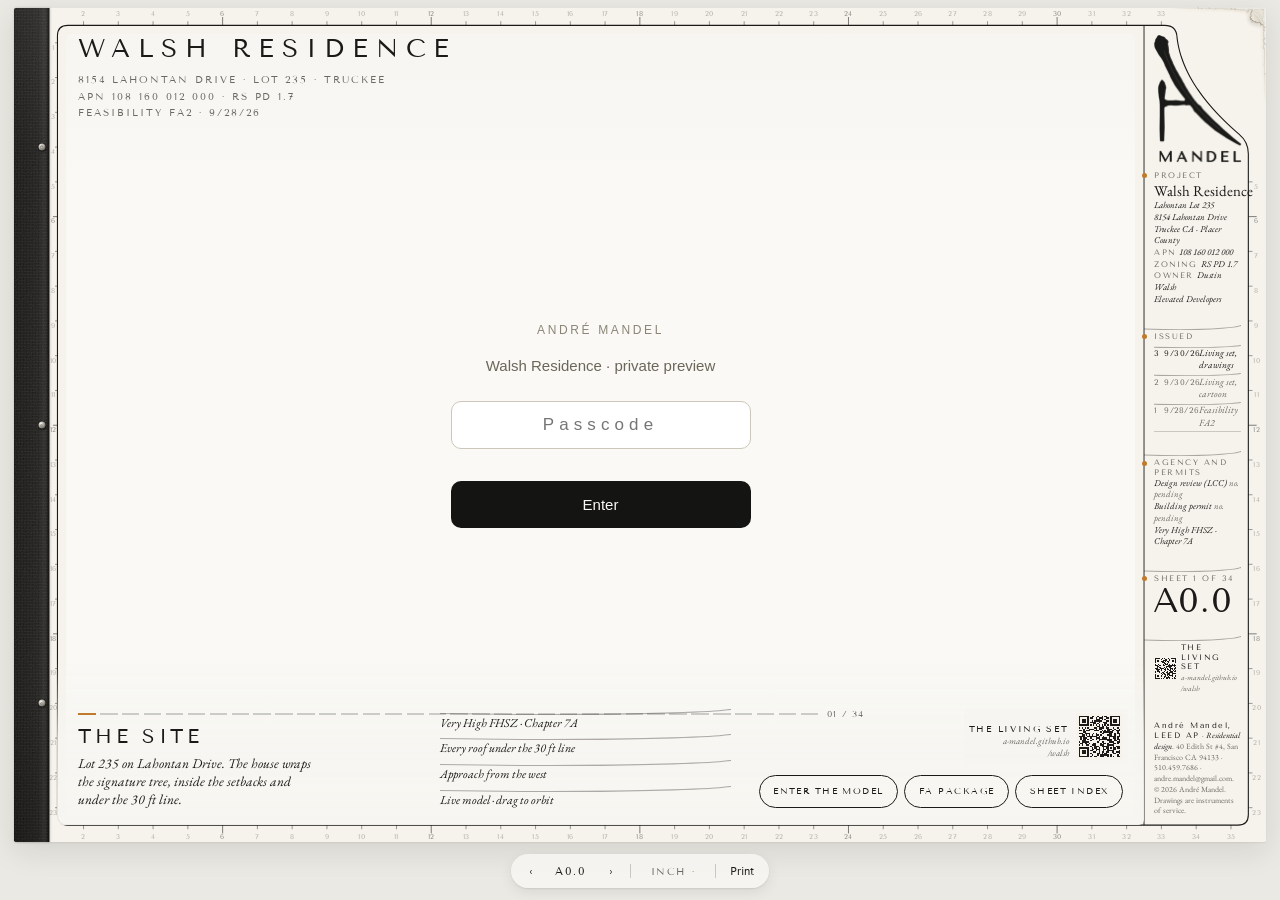
<file: walsh/set/v2.html>
<!doctype html>
<html lang="en">
<head>
<meta charset="utf-8">
<meta name="viewport" content="width=device-width,initial-scale=1,viewport-fit=cover">
<title>Walsh Living Set</title>
<meta name="description" content="Walsh Residence living plan set, sheet V2. ANDRÉ MANDEL residential design.">
<meta name="robots" content="noindex,nofollow">
<meta name="theme-color" content="#ebe9e3">
<link rel="icon" href="../favicon-32.png">
<link rel="preconnect" href="https://fonts.googleapis.com">
<link rel="preconnect" href="https://fonts.gstatic.com" crossorigin>
<link rel="stylesheet" href="https://fonts.googleapis.com/css2?family=EB+Garamond:ital,wght@0,400;0,500;1,400;1,500&family=Tenor+Sans&family=Nothing+You+Could+Do&display=swap">
<style>
:root{
  --paper:#f6f3ec; --paper2:#ebe9e3; --ink:#1b1a18; --muted:#6c6963; --faint:#a19e97; --rule:rgba(27,26,24,.2); --accent:#c07a2c;
  --desk:var(--paper2); /* what shows through the torn corner: the desk on screen, bare stock in print */
  --cs:1;        /* corner scale: the frayed corner and its flap, larger on phones */
  --u:46px;      /* px per inch, set by script; 1in in print */
  --fl:1;        /* 1 = apply screen px floors to type, 0 = pure inches */
  --ft:'Tenor Sans','Gill Sans','Optima',sans-serif;
  --fs:'EB Garamond',Garamond,'Times New Roman',serif;
  --fh:'Nothing You Could Do','Segoe Print','Bradley Hand',cursive;
  --ease:cubic-bezier(.55,.05,.25,1);
  color-scheme:light;
}
:root,.sheet,.tpaper{
  /* title block type, inches with a screen floor (from option 2, fewer lines) */
  --t-lab:max(calc(8.5px * var(--fl)),calc(var(--u) * .115));
  --t-val:max(calc(10px * var(--fl)),calc(var(--u) * .15));
  --t-sm:max(calc(9px * var(--fl)),calc(var(--u) * .13));
  --t-name:max(calc(19px * var(--fl)),calc(var(--u) * .41));
  --t-iss:max(calc(10.5px * var(--fl)),calc(var(--u) * .175));
  --t-sheet:max(calc(15px * var(--fl)),calc(var(--u) * .31));
  --t-num:max(calc(38px * var(--fl)),calc(var(--u) * 1.18));
  --dot:max(calc(5px * var(--fl)),calc(var(--u) * .1));
  /* site type, the live Walsh page at 46 px per inch */
  --s-h1:max(calc(18px * var(--fl)),calc(var(--u) * .739));
  --s-p:max(calc(9px * var(--fl)),calc(var(--u) * .283));
  --s-tk:max(calc(8.5px * var(--fl)),calc(var(--u) * .217));
  --s-shot:max(calc(16px * var(--fl)),calc(var(--u) * .587));
  --s-line:max(calc(12px * var(--fl)),calc(var(--u) * .391));
  --s-data:max(calc(11px * var(--fl)),calc(var(--u) * .348));
  --s-btn:max(calc(9px * var(--fl)),calc(var(--u) * .228));
}
*{box-sizing:border-box}
html,body{margin:0;height:100%;background:var(--paper2);color:var(--ink);-webkit-text-size-adjust:100%}
body{overflow:hidden;font-family:var(--fs);-webkit-font-smoothing:antialiased}
button{font:inherit;color:inherit;background:none;border:0;padding:0;cursor:pointer}
img{display:block}
button:focus-visible,a:focus-visible,[tabindex]:focus-visible{outline:1px solid var(--accent);outline-offset:2px}

/* desk and stage */
#desk{position:fixed;inset:0;overflow:hidden}
#stage{position:absolute;left:0;top:0;width:calc(var(--u)*36);height:calc(var(--u)*24);perspective:calc(var(--u)*120);perspective-origin:var(--u) 50%}
.sheet{position:absolute;inset:0;visibility:hidden;transform-origin:var(--u) 50%;backface-visibility:hidden}
.sheet.on{visibility:visible;z-index:2}
.sheet.top{z-index:3}
.sheet.turning{clip-path:inset(0 0 0 var(--u))}
.sheet.turning .bindg{visibility:hidden}
.paper{position:absolute;inset:0;background:var(--paper);border-radius:calc(var(--u)*.05);
  box-shadow:0 1px 2px rgba(27,26,24,.07),0 calc(var(--u)*.25) calc(var(--u)*.9) rgba(27,26,24,.11)}
.shade{position:absolute;inset:0;pointer-events:none;opacity:0;background:linear-gradient(90deg,rgba(27,26,24,.02),rgba(27,26,24,.16));border-radius:inherit}

/* weathered paper (André 9/30): faint fibers, soft mottling and foxing, a whisper of old graphite and long construction
   lines. Baked once at startup into one full sheet bitmap (see bakePaper), so page turns only composite a cached
   image. Nothing here animates. Print stays clean. */
.tex{position:absolute;inset:0;pointer-events:none;border-radius:inherit;background:var(--paper-tex,none) 0 0/100% 100% no-repeat}
/* the frayed corner (André 9/30): torn deckle along both edges near the top right corner, loose fibers, an aged tone
   at the tear. Static; the flap in the breeze (.curl) draws the same outline as it lifts. */
.tear{position:absolute;right:0;top:0;width:calc(var(--u)*3*var(--cs));height:calc(var(--u)*3*var(--cs));overflow:visible;pointer-events:none;z-index:5}
.tear .tm{fill:var(--desk)}
.tear .te{fill:none;stroke-width:.7;vector-effect:non-scaling-stroke;stroke-linejoin:round}
.tear .fib,.curl .fib{fill:none;stroke:rgba(112,94,70,.36);stroke-width:.6;stroke-linecap:round;vector-effect:non-scaling-stroke}
.tear .fib{display:none}

/* binding: black book cloth, one inch, the paper runs under it to the left edge */
.bindg{position:absolute;left:0;top:0;bottom:0;width:var(--u);z-index:4;pointer-events:none;
  border-radius:calc(var(--u)*.05) 0 0 calc(var(--u)*.05);
  background:
    linear-gradient(90deg,rgba(255,255,255,0) 0,rgba(255,255,255,.035) 70%,rgba(255,255,255,.09) 88%,rgba(255,255,255,.02) 95%,rgba(0,0,0,.45) 100%),
    linear-gradient(180deg,rgba(255,255,255,.05),rgba(255,255,255,0) 18%,rgba(0,0,0,0) 82%,rgba(0,0,0,.18)),
    url("data:image/svg+xml,%3Csvg xmlns='http://www.w3.org/2000/svg' width='180' height='180'%3E%3Cfilter id='n'%3E%3CfeTurbulence type='fractalNoise' baseFrequency='.85' numOctaves='3' stitchTiles='stitch'/%3E%3CfeColorMatrix type='saturate' values='0'/%3E%3C/filter%3E%3Crect width='100%25' height='100%25' filter='url(%23n)' opacity='.13'/%3E%3C/svg%3E"),
    repeating-linear-gradient(0deg,rgba(255,255,255,.028) 0 1px,rgba(255,255,255,0) 1px 3px),
    repeating-linear-gradient(90deg,rgba(0,0,0,.22) 0 1px,rgba(0,0,0,0) 1px 3px),
    #181715;
  box-shadow:1px 0 0 rgba(0,0,0,.4),calc(var(--u)*.025) 0 calc(var(--u)*.07) rgba(27,26,24,.28)}
.rv{position:absolute;left:calc(var(--u)*.8);width:max(7px,calc(var(--u)*.2));height:max(7px,calc(var(--u)*.2));transform:translate(-50%,-50%);border-radius:50%;
  background:radial-gradient(circle at 34% 30%,#fbfaf6 0,#d9d5cc 18%,#a7a298 46%,#6e6a62 72%,#3d3a35 100%);
  box-shadow:0 0 0 max(.6px,calc(var(--u)*.012)) rgba(0,0,0,.6),calc(var(--u)*.015) calc(var(--u)*.03) calc(var(--u)*.05) rgba(0,0,0,.7)}
.rv::after{content:"";position:absolute;inset:34%;border-radius:50%;background:radial-gradient(circle at 60% 65%,rgba(255,255,255,.55),rgba(60,57,52,.55) 70%);box-shadow:inset 0 0 1px rgba(0,0,0,.5)}

/* the corner in the breeze */
.curl{position:absolute;right:0;top:0;width:calc(var(--u)*3*var(--cs));height:calc(var(--u)*3*var(--cs));overflow:visible;pointer-events:none;z-index:5}
.curl .flap{stroke:rgba(27,26,24,.2);stroke-width:.8;vector-effect:non-scaling-stroke}
.curl .fz{fill:none;stroke:rgba(150,112,62,.17);stroke-width:1.3;stroke-linejoin:round;vector-effect:non-scaling-stroke}
.curl .hl{fill:none;stroke:rgba(255,255,255,.75);stroke-width:1;vector-effect:non-scaling-stroke}
.curl .crest{fill:none;stroke:#fbfaf7;stroke-width:2.2;stroke-linecap:round;vector-effect:non-scaling-stroke;filter:blur(.6px)}

/* frame */
.frame{position:absolute;inset:0;width:100%;height:100%;pointer-events:none;overflow:visible}
.frame .bd{fill:none;stroke:var(--ink);stroke-width:1.1;vector-effect:non-scaling-stroke}
.frame .vr{stroke:var(--ink);stroke-width:.9;vector-effect:non-scaling-stroke}
.frame .tk{stroke:var(--ink);stroke-opacity:.42;stroke-width:1;vector-effect:non-scaling-stroke;transition:stroke-opacity .18s,stroke .18s}
.frame .tk.lg{stroke-opacity:.55}
.frame .tk.hot{stroke:var(--accent);stroke-opacity:1}
.zl{position:absolute;transform:translate(-50%,-50%);font-family:var(--ft);font-size:max(calc(var(--fl)*7px),calc(var(--u)*.12));color:var(--muted);opacity:.5;font-variant-numeric:tabular-nums;letter-spacing:.06em;line-height:1;pointer-events:none;transition:color .18s,opacity .18s}
.zl.lg{opacity:.78}
.zl.warm{opacity:.95;color:var(--ink)}
.zl.hot{opacity:1;color:var(--accent)}

/* drawing field */
.field{position:absolute;left:calc(var(--u)*1.25);top:calc(var(--u)*.5);width:calc(var(--u)*31.25);height:calc(var(--u)*23)}
.view{position:absolute}
.view .box{position:absolute;inset:0;border:1px dashed rgba(27,26,24,.42);border-radius:calc(var(--u)*.24)}
.vt{position:absolute;left:0;top:calc(100% + var(--u)*.2);display:flex;align-items:center;gap:calc(var(--u)*.16);white-space:nowrap}
.vn{flex:none;width:max(calc(var(--fl)*20px),calc(var(--u)*.5));height:max(calc(var(--fl)*20px),calc(var(--u)*.5));border:1px solid var(--ink);border-radius:50%;display:grid;place-items:center;font-family:var(--ft);font-size:max(calc(var(--fl)*10px),calc(var(--u)*.2));line-height:1}
.vtt{display:flex;flex-direction:column;line-height:1.15}
.vtt b{font-family:var(--ft);font-weight:400;text-transform:uppercase;letter-spacing:.14em;font-size:max(calc(var(--fl)*10px),calc(var(--u)*.21))}
.vtt i{font-family:var(--fs);font-style:italic;color:var(--muted);font-size:max(calc(var(--fl)*10.5px),calc(var(--u)*.2))}
.vfree{position:absolute;inset:0;pointer-events:none}
.ld{position:absolute;inset:0;width:100%;height:100%;overflow:visible;pointer-events:none}
.ld path{fill:none;stroke:var(--ink);stroke-opacity:.8;stroke-width:.022px;stroke-linecap:round;stroke-dasharray:1 1;stroke-dashoffset:0}
.note{position:absolute;font-family:var(--fh);font-size:max(calc(var(--fl)*14px),calc(var(--u)*.34));line-height:1.1;white-space:nowrap;color:var(--ink);transform:translate(0,-58%);pointer-events:none}
.note.r{transform:translate(-100%,-58%)}
.dot{position:absolute;width:max(calc(var(--fl)*6px),calc(var(--u)*.13));height:max(calc(var(--fl)*6px),calc(var(--u)*.13));border-radius:50%;background:var(--accent);transform:translate(-50%,-50%);pointer-events:none}

/* real drawings (9/30): true scale views, labels in the sheet's type, tables on curved rules */
.dv{--l-b:max(calc(7.5px * var(--fl)),calc(var(--u) * .105));--l-i:max(calc(8.5px * var(--fl)),calc(var(--u) * .125))}
.dv .dsvg{position:absolute;inset:0;width:100%;height:100%;overflow:visible}
.dv .dimg{position:absolute;left:0;top:0;max-width:none}
.dv .dov{position:absolute;inset:0;width:100%;height:100%;overflow:visible;pointer-events:none}
.lbl{position:absolute;transform:translate(-50%,-50%);display:flex;flex-direction:column;align-items:center;text-align:center;white-space:nowrap;line-height:1.12;pointer-events:none;
  padding:.1em .3em;border-radius:3px;background:rgba(246,245,241,.72)}
.lbl b{font:400 var(--l-b)/1.2 var(--ft);letter-spacing:.14em;text-transform:uppercase;color:var(--ink)}
.lbl i{font:italic 400 var(--l-i)/1.2 var(--fs);color:var(--muted)}
.lbl.tag b{font-size:max(calc(8.5px * var(--fl)),calc(var(--u) * .135))}
.lbl.tag i{font-size:max(calc(9.5px * var(--fl)),calc(var(--u) * .15));color:var(--ink)}
.lbl.room{background:rgba(246,245,241,.6)}
.lbl.dim{background:none;padding:0}
.lbl.dim b{font:italic 400 max(calc(10px * var(--fl)),calc(var(--u) * .17))/1 var(--fs);letter-spacing:.02em;text-transform:none}
.lbl.spot{transform:translate(calc(var(--u) * .12),-108%);align-items:flex-start;text-align:left;background:rgba(246,245,241,.82);padding:.05em .25em}
.lbl.spot.hot b{color:var(--accent)}
.lbl.spot.r{transform:translate(calc(-100% - var(--u) * .12),-108%);align-items:flex-end;text-align:right}
.lbl.dat{transform:translate(0,-50%);flex-direction:row;align-items:baseline;gap:.45em;background:none;padding:0}
.lbl.dat i{color:var(--ink)}
.lbl.lim{background:none;padding:0}
.lbl.lim b{color:var(--accent);font-size:max(calc(7px * var(--fl)),calc(var(--u) * .1))}
.lbl.road{transform:translate(-50%,-50%) rotate(-86deg);background:none}
.lbl.road b{font-size:max(calc(8.5px * var(--fl)),calc(var(--u) * .15));letter-spacing:.3em}
.lbl.bub{width:max(calc(20px * var(--fl)),calc(var(--u) * .5));height:max(calc(20px * var(--fl)),calc(var(--u) * .5));padding:0;border:1px solid var(--ink);border-radius:50%;background:var(--paper);justify-content:center;gap:0;
  background-image:linear-gradient(var(--ink),var(--ink));background-size:100% 1px;background-position:0 50%;background-repeat:no-repeat}
.lbl.bub b{font-size:max(calc(7px * var(--fl)),calc(var(--u) * .12));line-height:1;letter-spacing:0;margin-bottom:.15em}
.lbl.bub i{font:400 max(calc(5.5px * var(--fl)),calc(var(--u) * .075))/1 var(--ft);letter-spacing:.04em;color:var(--ink);margin-top:.2em}
.dvt{position:absolute;display:flex;align-items:center;gap:calc(var(--u) * .5)}
.dvt .vt{position:static}
.gbar{position:relative;display:block;height:calc(var(--u) * .11);margin-top:calc(var(--u) * -.1)}
.gbar svg{position:absolute;inset:0;width:100%;height:100%;overflow:visible}
.gbar rect{fill:none;stroke:var(--ink);stroke-width:1;vector-effect:non-scaling-stroke}
.gbar rect.on{fill:var(--ink)}
.gbar span{position:absolute;top:calc(100% + var(--u) * .05);transform:translateX(-50%);font:400 max(calc(7px * var(--fl)),calc(var(--u) * .1))/1 var(--ft);letter-spacing:.08em;color:var(--muted);white-space:nowrap}
.dnorth{position:absolute;pointer-events:none}
.dnorth svg{width:100%;height:100%;overflow:visible}
.dnorth circle{fill:none;stroke:var(--ink);stroke-width:1;vector-effect:non-scaling-stroke}
.dnorth .nd{fill:var(--accent)}
.dnorth .nl{stroke:var(--ink);stroke-width:1;vector-effect:non-scaling-stroke}
.dnorth span{position:absolute;transform:translate(-50%,-50%);font:400 max(calc(9px * var(--fl)),calc(var(--u) * .16))/1 var(--ft);letter-spacing:.06em}
.dkey{position:absolute}
.dkey .kp{position:relative}
.dkey .kp .dsvg{position:absolute;inset:0;width:100%;height:100%;overflow:visible}
.dkey .kc{display:flex;flex-direction:column;margin-top:calc(var(--u) * .12);line-height:1.2}
.dkey .kc b{font:400 max(calc(8px * var(--fl)),calc(var(--u) * .12))/1.2 var(--ft);letter-spacing:.16em;text-transform:uppercase}
.dkey .kc i{font:italic 400 max(calc(9px * var(--fl)),calc(var(--u) * .14))/1.2 var(--fs);color:var(--muted)}
.dtab{position:absolute}
.dtab h3{margin:0 0 calc(var(--u) * .12);font:400 max(calc(10px * var(--fl)),calc(var(--u) * .2))/1.1 var(--ft);letter-spacing:.18em;text-transform:uppercase}
.dtab ul{list-style:none;margin:0;padding:0}
.dtab li{display:flex;justify-content:space-between;align-items:baseline;gap:.8em;padding:calc(var(--u) * .14) 0 calc(var(--u) * .03);background:var(--swoop) no-repeat 0 0 / 100% calc(var(--u) * .1)}
.dtab .k{font:400 max(calc(7.5px * var(--fl)),calc(var(--u) * .11))/1.2 var(--ft);letter-spacing:.14em;text-transform:uppercase;color:var(--muted);white-space:nowrap}
.dtab .v{font:italic 400 max(calc(10px * var(--fl)),calc(var(--u) * .18))/1.2 var(--fs);white-space:nowrap;font-variant-numeric:lining-nums}
.dtab p{margin:calc(var(--u) * .16) 0 0;font:italic 400 max(calc(8.5px * var(--fl)),calc(var(--u) * .13))/1.3 var(--fs);color:var(--muted)}

/* the site's own title, upper left of the field */
.rt{position:absolute;z-index:3;left:calc(var(--u)*.6);top:calc(var(--u)*.26);pointer-events:none}
.rt h1{margin:0;font:400 var(--s-h1)/1.2 var(--ft);letter-spacing:.3em;text-transform:uppercase;white-space:nowrap}
.rt p{margin:calc(var(--u)*.217) 0 0;font:400 var(--s-p)/1.4 var(--ft);letter-spacing:.2em;text-transform:uppercase;color:var(--muted);white-space:nowrap}
.rt p.r2{margin-top:calc(var(--u)*.087)}

/* the site's footer, along the bottom of the field */
.rb{position:absolute;z-index:3;left:0;right:0;bottom:0;padding:0 calc(var(--u)*.6) calc(var(--u)*.48);display:grid;
  grid-template-columns:minmax(0,1.15fr) minmax(0,1fr) auto;grid-template-areas:"ticks data act" "shot data act" "line data act";column-gap:calc(var(--u)*.78);row-gap:calc(var(--u)*.174);align-items:end;pointer-events:none}
.rb > *{pointer-events:auto}
.sheet[data-kind="model"] .rb{padding-top:calc(var(--u)*1.4);background:linear-gradient(to top,rgba(246,245,241,.94) 0%,rgba(246,245,241,.8) 50%,rgba(246,245,241,0) 100%);border-radius:0 0 calc(var(--u)*.16) calc(var(--u)*.16)}
.ticks{grid-area:ticks;display:flex;align-items:center;gap:calc(var(--u)*.13)}
.ticks i{position:relative;flex:none;width:calc(var(--u)*.5);height:max(1.5px,calc(var(--u)*.043));background:var(--rule);overflow:hidden}
.ticks i b{position:absolute;inset:0;background:var(--ink);transform-origin:0 50%;transform:scaleX(0)}
.ticks i.done b{transform:scaleX(1)}
.ticks i.now b{transform:scaleX(1);background:var(--accent)}
.ticks span{margin-left:calc(var(--u)*.13);font:400 var(--s-tk)/1 var(--ft);letter-spacing:.14em;color:var(--muted);white-space:nowrap}
.shot{grid-area:shot;margin:0;font:400 var(--s-shot)/1.05 var(--ft);letter-spacing:.18em;text-transform:uppercase;text-wrap:balance}
.shotline{grid-area:line;margin:0;max-width:34ch;font:italic 400 var(--s-line)/1.3 var(--fs);text-wrap:pretty}
.rdata{grid-area:data;align-self:end;list-style:none;margin:0;padding:0;display:grid;grid-template-columns:1fr;gap:calc(var(--u)*.087);max-width:calc(var(--u)*11.3)}
.rdata li{border-top:1px solid var(--rule);padding-top:calc(var(--u)*.109);font:italic 400 var(--s-data)/1.3 var(--fs);font-variant-numeric:lining-nums tabular-nums}
.act{grid-area:act;align-self:end;display:flex;flex-direction:column;align-items:flex-end;gap:calc(var(--u)*.3)}
.btn{appearance:none;cursor:pointer;border-radius:999px;border:1px solid var(--ink);background:transparent;padding:calc(var(--u)*.26) calc(var(--u)*.39);min-height:max(calc(var(--fl)*30px),calc(var(--u)*.96));font:400 var(--s-btn)/1 var(--ft);letter-spacing:.16em;text-transform:uppercase;white-space:nowrap}
.btn:hover{background:var(--ink);color:var(--paper)}
.live{display:flex;align-items:flex-end;gap:calc(var(--u)*.22);text-align:right;padding:calc(var(--u)*.14);margin-right:calc(var(--u)*-.14);border-radius:calc(var(--u)*.12);background:rgba(246,245,241,.86)}
.lt{display:flex;flex-direction:column;gap:calc(var(--u)*.03);min-width:0}
.live .lt{align-items:flex-end}
.lt .lab{color:var(--ink)}
.url{font:italic 400 var(--t-sm)/1.28 var(--fs);color:var(--muted);white-space:nowrap}
.qr{display:block;flex:none;width:calc(var(--u)*1.35);height:calc(var(--u)*1.35)}
.qr path{fill:var(--ink)}
.qr rect{fill:var(--paper)}


/* curved footer lines (André 9/30): every horizontal rule swoops like the ribbon roof, level and sagging, then lifting at the right */
:root{--swoop:url("data:image/svg+xml,%3Csvg xmlns='http://www.w3.org/2000/svg' viewBox='0 0 100 10' preserveAspectRatio='none'%3E%3Cpath d='M0 7.6 C22 9.4 58 9.6 80 6.4 S96 1.6 100 0.8' fill='none' stroke='%231b1a18' stroke-opacity='.34' stroke-width='1' vector-effect='non-scaling-stroke'/%3E%3C/svg%3E")}
.rdata li{border-top:0 !important;background:var(--swoop) no-repeat 0 0 / 100% calc(var(--u)*.16);padding-top:calc(var(--u)*.2) !important}
.iss li{border-top:0 !important;background:var(--swoop) no-repeat 0 0 / 100% calc(var(--u)*.1)}
.tbc .sec + .sec::after{content:"";position:absolute;left:calc(var(--u)*-.3);right:0;top:calc(var(--u)*-.2);height:calc(var(--u)*.14);background:var(--swoop) no-repeat 0 0 / 100% 100%;pointer-events:none}
.tbc .sec.tlive + .sec.colo::after{display:none}

/* the 3 in sidebar (9/30): type trimmed so every line holds */
.tb{--t-name:max(calc(15px * var(--fl)),calc(var(--u) * .33));--t-val:max(calc(9px * var(--fl)),calc(var(--u) * .135));--t-iss:max(calc(9.5px * var(--fl)),calc(var(--u) * .15));
  --t-sheet:max(calc(13px * var(--fl)),calc(var(--u) * .27));--t-num:max(calc(32px * var(--fl)),calc(var(--u) * 1.0));--t-lab:max(calc(7.5px * var(--fl)),calc(var(--u) * .105));--t-sm:max(calc(8px * var(--fl)),calc(var(--u) * .118))}
.tb .iss li{grid-template-columns:1em 3.7em 1fr}
.tb .stamp .seal{width:max(calc(46px * var(--fl)),calc(var(--u)*1.02));height:max(calc(46px * var(--fl)),calc(var(--u)*1.02))}
.tb .stamp .val{white-space:normal}
.tb .tlive{gap:calc(var(--u)*.1)}
.tb .tlive .qr{width:calc(var(--u)*.66);height:calc(var(--u)*.66);flex:none}
.tb .tlive .url{white-space:normal;word-break:break-all}
.tb .status{letter-spacing:.14em}
.tb .tlive .url{font-size:max(calc(7.5px * var(--fl)),calc(var(--u)*.105))}
/* team sheets: html(ctx) draws in field inches, origin at the field's top left (sheet x 1.25, y 0.5) */
.fhtml{position:absolute;inset:0}
.fover{position:absolute;inset:0;pointer-events:none}
.fover .hit{pointer-events:auto}
/* cover: the pocket model reel drives the footer; the model's own controls take over the field when it's entered */
.ticks i.run b{animation:rtick var(--dur,10s) linear forwards}
@keyframes rtick{from{transform:scaleX(0)}to{transform:scaleX(1)}}
.act .row{display:flex;gap:calc(var(--u)*.18);justify-content:flex-end}
.sheet[data-kind="model"] .rt,.sheet[data-kind="model"] .rb,.sheet[data-kind="model"] .model::after{transition:opacity .45s ease}
.sheet.live-model .rt,.sheet.live-model .rb,.sheet.live-model .model::after{opacity:0;pointer-events:none}
.sheet.live-model .rb > *{pointer-events:none}
/* cover model */
.model{position:absolute;left:calc(var(--u)*.25);top:calc(var(--u)*.25);right:calc(var(--u)*.25);bottom:calc(var(--u)*.25);border-radius:calc(var(--u)*.16);overflow:hidden;background:var(--paper)}
.model iframe{position:absolute;inset:0;width:100%;height:100%;border:0;background:transparent}
.model .still{position:absolute;inset:0;width:100%;height:100%;object-fit:contain;object-position:50% 50%}
.model::after{content:"";position:absolute;left:0;right:0;top:0;height:calc(var(--u)*4.2);pointer-events:none;background:linear-gradient(to bottom,rgba(246,245,241,.9),rgba(246,245,241,.55) 55%,rgba(246,245,241,0))}
.model iframe.ready + .still,.model .still.gone{display:none}

/* index sheet A0.1 */
.blk{position:absolute}
.h2{font-family:var(--ft);font-weight:400;text-transform:uppercase;letter-spacing:.18em;font-size:max(calc(var(--fl)*12px),calc(var(--u)*.3));line-height:1;margin:0 0 calc(var(--u)*.4)}
.trow{display:grid;align-items:center;height:max(calc(var(--fl)*19px),calc(var(--u)*.44));font-size:max(calc(var(--fl)*11px),calc(var(--u)*.24));line-height:1.1}
.trow.hd{font-family:var(--ft);text-transform:uppercase;letter-spacing:.14em;color:var(--muted);font-size:max(calc(var(--fl)*9px),calc(var(--u)*.15))}
.trow.gp{font-family:var(--ft);text-transform:uppercase;letter-spacing:.16em;color:var(--accent);font-size:max(calc(var(--fl)*9.5px),calc(var(--u)*.17));height:max(calc(var(--fl)*22px),calc(var(--u)*.62));align-items:end;padding-bottom:calc(var(--u)*.08)}
.si-t{grid-template-columns:calc(var(--u)*1.4) 1fr calc(var(--u)*3) repeat(var(--ni,2),calc(var(--u)*.7))}
.si-t .n{font-family:var(--ft);letter-spacing:.06em}
.si-t .c{text-align:center}
.si-t.link{cursor:pointer}
.si-t.link:hover .t{color:var(--accent)}
.si-t .sc{font-style:italic;color:var(--muted)}
.idot{display:inline-block;width:max(calc(var(--fl)*6px),calc(var(--u)*.12));height:max(calc(var(--fl)*6px),calc(var(--u)*.12));border-radius:50%;background:var(--ink)}
.idot.new{background:var(--accent)}
.pd-t{grid-template-columns:calc(var(--u)*4.2) 1fr}
.pd-t .k{font-family:var(--ft);text-transform:uppercase;letter-spacing:.14em;color:var(--muted);font-size:max(calc(var(--fl)*9px),calc(var(--u)*.15))}
.is-t{grid-template-columns:calc(var(--u)*.8) calc(var(--u)*1.5) 1fr calc(var(--u)*1.1)}
.is-t .n{font-family:var(--ft)}
.legend-p{font-style:italic;color:var(--muted);font-size:max(calc(var(--fl)*11px),calc(var(--u)*.24));line-height:1.35;margin:0}

/* title block, option 2: one vertical rule, datum dots, hierarchy from type */
.tb{position:absolute;left:calc(var(--u)*32.5);top:calc(var(--u)*.5);width:calc(var(--u)*3);height:calc(var(--u)*23)}
.tb .lock{position:absolute;height:auto;pointer-events:none;user-select:none;-webkit-user-drag:none}
.tbc{position:absolute;left:calc(var(--u)*.3);right:calc(var(--u)*.22);bottom:calc(var(--u)*.26);display:flex;flex-direction:column;justify-content:space-between}
.sec{position:relative;flex:none}
.sec + .sec{margin-top:calc(var(--u)*.22)}
.sec.dat::before{content:"";position:absolute;left:calc(var(--u)*-.3 - var(--dot) / 2);top:calc(var(--t-lab) * .65 - var(--dot) / 2);width:var(--dot);height:var(--dot);border-radius:50%;background:var(--accent)}
.lab{display:block;font:400 var(--t-lab)/1.3 var(--ft);letter-spacing:.2em;text-transform:uppercase;color:var(--muted)}
.val{font:italic 400 var(--t-val)/1.3 var(--fs)}
.line{display:block}
.il{font:400 var(--t-lab)/1 var(--ft);letter-spacing:.16em;text-transform:uppercase;color:var(--muted);margin-right:.45em;font-style:normal}
.pname{font:400 var(--t-name)/1.05 var(--fs);margin:.12em 0 .14em;white-space:nowrap}
.pend{color:var(--muted)}
.iss{list-style:none;margin:0;padding:0}
.iss{margin-top:.2em}
.iss li{position:relative;display:grid;grid-template-columns:1.2em 4.1em 1fr;align-items:baseline;font:italic 400 var(--t-iss)/1.3 var(--fs);color:var(--muted);padding:.22em 0;border-top:1px solid var(--rule)}
.iss li:last-child{border-bottom:1px solid var(--rule)}
.iss li:first-child{color:var(--ink)}
.iss .n,.iss .d{font:400 var(--t-lab)/1 var(--ft);letter-spacing:.08em;font-style:normal}
.iss .tick{position:absolute;left:calc(var(--u)*-.3 - var(--dot));top:50%;width:calc(var(--dot) * 1.8);height:calc(var(--dot) * 1.8);transform:translateY(-50%);opacity:0;overflow:visible}
.iss .tick path{fill:none;stroke:var(--accent);stroke-width:1.6;stroke-linecap:round;stroke-linejoin:round;vector-effect:non-scaling-stroke}
.stamp{display:grid;grid-template-columns:1fr auto;column-gap:calc(var(--u)*.12);align-items:start}
.stamp .lab{grid-column:1 / -1}
.stamp .seal{grid-column:2;grid-row:2 / span 2}
.sm{font:400 var(--t-sm)/1.32 var(--fs);color:var(--muted)}
.seal{width:max(calc(60px * var(--fl)),calc(var(--u)*1.34));height:max(calc(60px * var(--fl)),calc(var(--u)*1.34));border-radius:50%;border:1.2px dotted rgba(27,26,24,.38);display:grid;place-items:center;text-align:center;
  font:400 max(calc(7.5px * var(--fl)),calc(var(--u)*.1))/1.25 var(--ft);letter-spacing:.14em;color:var(--faint);text-transform:uppercase}
.stamp{min-height:max(calc(96px * var(--fl)),calc(var(--u)*2.1))}
.stitle{font:400 var(--t-sheet)/1.12 var(--fs);margin:.1em 0 .25em}
.meta{display:flex;flex-wrap:wrap;column-gap:.9em}
.meta > span{font:italic 400 var(--t-val)/1.3 var(--fs);white-space:nowrap}
.meta > span:first-child{flex-basis:100%}
.status{margin-top:.35em;font:400 var(--t-lab)/1.3 var(--ft);letter-spacing:.2em;text-transform:uppercase;color:var(--accent)}
.sn{font:400 var(--t-num)/.95 var(--ft);letter-spacing:.02em;margin-left:-.04em;white-space:nowrap}
.fc{display:inline-block;width:.68em;text-align:center;transform-origin:50% 55%}
.fc.pt{width:.28em}
.fc.flip{animation:flap 60ms linear}
@keyframes flap{0%{transform:scaleY(.2);opacity:.55}100%{transform:none;opacity:1}}
.of{font:italic 400 var(--t-sm)/1.2 var(--fs);color:var(--muted);text-align:right;padding-bottom:.25em;white-space:nowrap}
.tlive{display:flex;align-items:center;gap:calc(var(--u)*.14)}
.tlive .qr{width:calc(var(--u)*.8);height:calc(var(--u)*.8)}
.tlive .url{font-size:max(calc(8.5px * var(--fl)),calc(var(--u)*.118))}
.colo{font:400 var(--t-sm)/1.34 var(--fs);color:var(--muted)}
.colo b{font:400 var(--t-lab)/1 var(--ft);letter-spacing:.2em;color:var(--ink);font-weight:400}
.colo i{color:var(--ink)}

/* arrival choreography, screen only; the base styles above are the final state */
.play .ld path{animation:draw .95s var(--ease) both;animation-delay:calc(var(--d) * 1ms)}
.play .note{animation:write .95s ease both;animation-delay:calc(var(--d) * 1ms + 820ms)}
.play .dot{animation:land .55s cubic-bezier(.3,1.5,.5,1) both;animation-delay:calc(var(--d) * 1ms + 1700ms)}
.play .iss li{animation:rowIn .5s ease both;animation-delay:calc(var(--d) * 1ms)}
.play .iss li.new .tick{animation:tick 1.8s ease both;animation-delay:calc(var(--d) * 1ms + 380ms)}
.play .ticks i.now b{animation:fill .9s var(--ease) both;animation-delay:.35s}
.play .shot,.play .shotline{animation:rin .6s ease both}
.play .shotline{animation-delay:.12s}
.play .rdata li{animation:rin .6s ease both;animation-delay:calc(.25s + var(--k) * 90ms)}
@keyframes draw{from{stroke-dashoffset:1}to{stroke-dashoffset:0}}
@keyframes write{from{clip-path:inset(-30% 100% -30% -6%);opacity:.3}to{clip-path:inset(-30% -6% -30% -6%);opacity:1}}
@keyframes land{0%{opacity:0;transform:translate(-50%,-190%) scale(.4)}100%{opacity:1;transform:translate(-50%,-50%) scale(1)}}
@keyframes rowIn{from{opacity:0;transform:translateY(calc(var(--u)*.14))}to{opacity:1;transform:none}}
@keyframes rin{from{opacity:0;transform:translateY(4px)}to{opacity:1;transform:none}}
@keyframes fill{from{transform:scaleX(0)}to{transform:scaleX(1)}}
@keyframes tick{0%{opacity:0;transform:translateY(-50%) scale(.3)}18%{opacity:1;transform:translateY(-50%) scale(1)}70%{opacity:1}100%{opacity:0;transform:translateY(-50%) scale(1)}}
@keyframes slide{from{transform:translateY(var(--from,0px))}to{transform:none}}

/* live thumbnail and drafting readout */
.thumb{position:absolute;z-index:6;pointer-events:none;border-radius:4px;background:var(--paper);box-shadow:0 1px 2px rgba(27,26,24,.12),0 10px 28px rgba(27,26,24,.16);opacity:0;transform:translateX(8px) scale(.98);transform-origin:100% 50%;transition:opacity .2s ease,transform .25s ease;overflow:hidden}
.thumb.show{opacity:1;transform:none}
.thumb .tpaper{position:absolute;left:0;top:0}
.thumb .tpaper .paper{box-shadow:none}
.thumb .cap{position:absolute;left:8px;bottom:6px;font-family:var(--ft);font-size:9px;letter-spacing:.14em;text-transform:uppercase;color:var(--ink);background:rgba(246,245,241,.9);padding:2px 5px;border-radius:2px}
.caret{position:absolute;z-index:5;width:0;height:0;pointer-events:none;opacity:0;transition:opacity .2s}
.caret.show{opacity:1}
#cx{border-left:4px solid transparent;border-right:4px solid transparent;border-top:6px solid var(--accent);transform:translateX(-50%)}
#cy{border-top:4px solid transparent;border-bottom:4px solid transparent;border-left:6px solid var(--accent);transform:translateY(-50%)}

.ctrl{position:fixed;left:50%;transform:translateX(-50%);display:flex;align-items:center;gap:2px;padding:4px 6px;border-radius:999px;background:rgba(246,245,241,.92);box-shadow:0 1px 2px rgba(27,26,24,.1),0 4px 14px rgba(27,26,24,.08);font-family:var(--ft);font-size:11px;letter-spacing:.14em;text-transform:uppercase;z-index:20;white-space:nowrap}
.ctrl button{height:26px;min-width:28px;padding:0 9px;border-radius:999px;color:var(--ink)}
.ctrl button:hover{background:var(--paper2)}
.ctrl .cn{min-width:48px;text-align:center}
.ctrl .rd{min-width:74px;text-align:center;color:var(--muted);font-size:10px}
.ctrl .rd b{font-weight:400;color:var(--accent)}
.ctrl .sep{width:1px;height:14px;background:var(--rule);margin:0 3px}
.strip{display:none}

/* the full index: a sheet of paper over the set (desktop), a drawer (mobile) */
.scrim{position:fixed;inset:0;background:rgba(27,26,24,.16);opacity:0;pointer-events:none;transition:opacity .25s;z-index:31}
.scrim.show{opacity:1;pointer-events:auto}
.drawer{position:fixed;left:50%;top:50%;width:min(620px,calc(100vw - 32px));max-height:min(80vh,780px);overflow-y:auto;background:var(--paper);z-index:32;border-radius:12px;
  box-shadow:0 1px 2px rgba(27,26,24,.1),0 18px 50px rgba(27,26,24,.2);padding:26px 30px 28px;opacity:0;pointer-events:none;transform:translate(-50%,-47%);transition:opacity .25s ease,transform .32s var(--ease)}
.drawer.show{opacity:1;pointer-events:auto;transform:translate(-50%,-50%)}
.drawer .dh{display:flex;justify-content:space-between;align-items:baseline;gap:16px;margin-bottom:6px}
.drawer .dh h2{margin:0;font:400 20px/1.1 var(--ft);letter-spacing:.2em;text-transform:uppercase}
.drawer .dh button{font:400 10.5px/1 var(--ft);letter-spacing:.16em;text-transform:uppercase;border:1px solid var(--rule);border-radius:999px;padding:9px 14px}
.drawer .dsub{font-style:italic;color:var(--muted);font-size:16px;margin:0 0 6px}
.drawer .dg{margin:18px 0 2px;font:400 10px/1.3 var(--ft);letter-spacing:.2em;text-transform:uppercase;color:var(--accent)}
.drawer .dr{display:grid;grid-template-columns:58px 1fr;align-items:baseline;width:100%;padding:8px 0 9px;text-align:left;border-top:1px solid var(--rule)}
.drawer .dr .n{font:400 12px/1 var(--ft);letter-spacing:.08em}
.drawer .dr .t{font:400 12px/1.2 var(--ft);letter-spacing:.16em;text-transform:uppercase}
.drawer .dr .c{grid-column:2;font:italic 400 15px/1.3 var(--fs);color:var(--muted);margin-top:3px}
.drawer .dr:hover .t{color:var(--accent)}
.drawer .dr.cur .n{color:var(--accent)}
.drawer .dp{margin-top:24px;font-size:15px;line-height:1.4}
.drawer .dp .lab{margin:14px 0 2px}

/* mobile: drawing fills the screen, title block becomes a bottom strip */
@media screen and (max-width:760px), screen and (max-aspect-ratio:1/1) and (max-width:1100px){
  :root{--sh:78px;--cs:2.4}
  #stage{left:0 !important;top:0 !important;width:100vw;height:calc(100dvh - var(--sh) - env(safe-area-inset-bottom,0px));perspective:1400px;perspective-origin:0 50%}
  .sheet{transform-origin:0 50%}
  .sheet.turning{clip-path:none}
  .paper{border-radius:0;box-shadow:none}
  .frame,.tb,.zl,.ctrl,.caret,.thumb,.rv{display:none !important}
  .bindg{width:4px;border-radius:0;box-shadow:1px 0 2px rgba(27,26,24,.25)}
  .field{left:4px;top:0;width:calc(100% - 4px);height:100%;overflow-y:auto;overflow-x:hidden;-webkit-overflow-scrolling:touch;padding:14px 16px 36px}
  .rt{position:relative;left:auto;top:auto;margin:0 0 26px}
  .rt h1{font-size:19px;letter-spacing:.3em}
  .rt p{font-size:9px;letter-spacing:.14em;margin-top:6px;white-space:normal}
  .rt p.r2{margin-top:3px}
  .rb{position:relative;display:block;padding:0;margin-top:8px}
  .rb .ticks,.rb .shot,.rb .shotline,.rb .act{display:none}
  .rdata{max-width:none;gap:4px}
  .rdata li{font-size:16px;padding-top:5px}
  .view{position:relative !important;left:auto !important;top:auto !important;width:100% !important;height:auto !important;aspect-ratio:var(--ar);min-height:150px;max-height:62vh;margin-bottom:66px}
  .vfree{position:relative;inset:auto;margin:-40px 0 32px}
  .vfree .ld,.vfree .dot{display:none}
  .vfree .note{position:static;transform:none;white-space:normal;max-width:none}
  .note{white-space:normal;font-size:15px;width:max-content;max-width:calc(100% - var(--nx) * 1% - 10px)}
  .note.r{max-width:calc(var(--nx) * 1% - 10px);text-align:right}
  .blk{position:relative !important;left:auto !important;top:auto !important;width:auto !important;margin-bottom:34px}
  .si-t{grid-template-columns:44px 1fr 92px repeat(var(--ni,2),16px)}
  .pd-t{grid-template-columns:118px 1fr}
  .is-t{grid-template-columns:30px 64px 1fr 44px}
  .trow{height:auto;min-height:26px;padding:3px 0}
  .legend-demo{position:relative !important;width:100% !important;height:150px !important}
  .dv{max-height:none;margin-bottom:12px}
  .dv .lbl{display:none}
  .fhtml{position:relative;inset:auto}
  .sheet[data-kind="draw"] .vfree{margin:0 0 22px}
  .sheet[data-kind="draw"] .vfree .note{display:block;margin:0 0 6px}
  .dvt,.dtab,.dkey,.dnorth{position:relative !important;left:auto !important;top:auto !important;margin:0 0 26px}
  .dvt{flex-wrap:wrap;gap:12px 18px}
  .dtab,.dkey{width:auto !important;max-width:420px}
  .dkey .kp{height:auto !important;aspect-ratio:1.216;max-width:170px}
  .dnorth{width:44px !important;height:44px !important}
  .sheet[data-kind="model"] .field{padding:0;overflow:hidden}
  .sheet[data-kind="model"] .rt{position:absolute;left:16px;top:14px;margin:0}
  .sheet[data-kind="model"] .rb{display:none}
  .model{inset:0;border-radius:0}
  .strip{display:flex;position:fixed;left:0;right:0;bottom:0;height:calc(var(--sh) + env(safe-area-inset-bottom,0px));padding:0 12px env(safe-area-inset-bottom,0px) 14px;align-items:center;gap:12px;background:var(--paper);border-top:1px solid var(--rule);z-index:30}
  .strip img{height:44px;width:auto;flex:none}
  .strip .sx{flex:1;min-width:0;display:flex;flex-direction:column;gap:3px}
  .strip .sk{font:400 9.5px/1 var(--ft);letter-spacing:.14em;color:var(--muted);white-space:nowrap}
  .strip .sk .sn{font:inherit;letter-spacing:.1em;color:var(--ink)}
  .strip .sk .fc{width:.72em}
  .strip .sk .fc.pt{width:.34em}
  .strip .stt{font:400 14px/1.1 var(--ft);letter-spacing:.18em;text-transform:uppercase;white-space:nowrap;overflow:hidden;text-overflow:ellipsis}
  .strip .stl{font:italic 400 14px/1.2 var(--fs);white-space:nowrap;overflow:hidden;text-overflow:ellipsis;color:var(--ink)}
  .strip .ib{flex:none;font:400 10.5px/1 var(--ft);letter-spacing:.16em;text-transform:uppercase;border:1px solid var(--ink);border-radius:999px;padding:12px 15px;min-height:40px}
  .drawer{left:0;right:0;top:auto;bottom:0;width:auto;max-height:80dvh;border-radius:14px 14px 0 0;padding:18px 18px calc(24px + env(safe-area-inset-bottom,0px));opacity:1;transform:translateY(105%);box-shadow:0 -8px 30px rgba(27,26,24,.14)}
  .drawer.show{transform:none}
  .drawer .dh h2{font-size:16px}
  .drawer .dr{min-height:44px}
}

@media (prefers-reduced-motion:reduce){
  *,*::before,*::after{animation:none !important;transition:none !important}
  .curl{display:none}
  .tear .fib{display:inline}
}

/* print: every sheet at true size, final static state, the corner flat */
@media print{
  @page{size:36in 24in;margin:0}
  :root{--u:96px !important;--fl:0 !important}
  html,body{height:auto;overflow:visible;background:#fff;-webkit-print-color-adjust:exact;print-color-adjust:exact}
  #desk{position:static;overflow:visible}
  #stage{position:static !important;width:3456px;height:auto;perspective:none}
  .sheet{position:relative;inset:auto;width:3456px;height:2304px;visibility:visible !important;transform:none !important;opacity:1 !important;clip-path:none !important;break-after:page;page-break-after:always;overflow:hidden}
  .sheet:last-child{break-after:auto;page-break-after:auto}
  .sheet{contain:strict}   /* one sheet's overflow can no longer shrink every page to fit */
  .sheet .bindg{visibility:visible !important}
  .paper{box-shadow:none;border-radius:0}
  .bindg{border-radius:0}
  .ctrl,.strip,.drawer,.scrim,.thumb,.caret,.shade,.curl,.btn{display:none !important}
  /* the aging prints lighter for a clean read; the torn corner prints flat, bare stock where the paper is gone */
  :root{--desk:#fff !important;--cs:1 !important}
  .tex{opacity:.5}
  .tear .fib{display:inline}
  .model iframe{display:none !important}
  .model .still{display:block !important;opacity:1}
  .zl{opacity:.62 !important;color:var(--muted) !important}
  .ld path{stroke-width:.014px !important}
  .frame .tk{stroke:var(--ink) !important;stroke-opacity:.42 !important}
  *,*::before,*::after{animation:none !important;transition:none !important}
}
</style>
</head>
<body>
<div id="desk">
  <div id="stage" aria-live="polite"></div>
</div>
<nav class="ctrl" id="ctrl" aria-label="Sheet controls">
  <button id="prev" aria-label="Previous sheet">&#8249;</button>
  <span class="cn" id="cn">A0.0</span>
  <button id="next" aria-label="Next sheet">&#8250;</button>
  <span class="sep"></span>
  <span class="rd" id="rd" aria-hidden="true">Inch <b>&#183;</b></span>
  <span class="sep"></span>
  <button id="print">Print</button>
</nav>
<div class="strip" id="strip">
  <img id="smark" alt="André Mandel" width="236" height="300">
  <div class="sx">
    <span class="sk"><span class="sn" id="ssn" aria-live="polite"></span> · <span id="scount"></span></span>
    <span class="stt" id="stt"></span>
    <span class="stl" id="stl"></span>
  </div>
  <button class="ib" id="ib" aria-expanded="false" aria-controls="drawer">Index</button>
</div>
<div class="scrim" id="scrim"></div>
<div class="drawer" id="drawer" role="dialog" aria-modal="true" aria-label="Sheet index"></div>

<script src="draw/drawings.js"></script>
<script>window.LIVING_SHEETS = []; window.LIVING_OVERLAYS = [];</script>
<script src="draw/shared.js"></script>
<script src="sheets/cover-a.js"></script>
<script src="sheets/cover-b.js"></script>
<script src="sheets/reg-a.js"></script>
<script src="sheets/reg-b.js"></script>
<script src="sheets/plans-a.js"></script>
<script src="sheets/plans-b.js"></script>
<script src="sheets/sectelev-a.js"></script>
<script src="sheets/sectelev-b.js"></script>
<script src="sheets/land-a.js"></script>
<script src="sheets/land-b.js"></script>
<script src="sheets/sched-a.js"></script>
<script src="sheets/sched-b.js"></script>
<script src="sheets/height.js"></script>
<script src="sheets/overlays-plans.js"></script>
<script src="sheets/overlays-sectelev.js"></script>
<script src="sheets/overlays-site.js"></script>
<script src="sheets/overlays-style.js"></script>

<script>
/* ================================================================
   THE CORNER IN THE BREEZE. Named so the email GIF can match it.
   The top right corner of every sheet folds back along a line near
   the logo's roof angle and lifts on an irregular loop.
   ================================================================ */
const FLUTTER = {
  period: 5.2,        // seconds, the base breath of the breeze; slower layers ride at 2.6x and 4.2x, a quicker one at 0.62x
  lift: 0.95,         // inches, largest fold distance along the top edge
  rest: 0.12,         // inches, fold distance when the air is still
  curl: 0.16,         // bow of the flap edges and the hinge, as a fraction of their length (grows a little with lift)
  roll: 0.22,         // how far the flap rolls over near its tip as it lifts, 0 = flat flap
  turnRest: 152,      // degrees the flap has turned over at rest (90 = on edge, 180 = folded flat)
  turnPeak: 124,      // degrees at the height of a gust (stands up more, shows more underside)
  skew: 1.355,        // right edge fold / top edge fold, 1.355 = parallel to the corner cut (53.6 degrees)
  gust: 0.38,         // 0 = an even breeze, 1 = very gusty from breath to breath
  calm: 0.44,         // wind below this (0 to 1) is a still spell: the corner settles and rests
  rise: 0.26,         // seconds, time constant of the lift when a gust arrives (quick)
  settle: 1.35,       // seconds, time constant of the settle when it passes (slow)
  flutter: 0.06,      // small quick tremble of the flap at the top of a gust
  shadow: 0.24,       // opacity of the flap's soft shadow on the page at rest
  blur: [0.035, 0.16] // shadow softness in inches, at rest and at full lift
};

/* ================================================================
   THE SET. One object holds everything a later agent needs to extend.
   Views and sheet notes are in sheet inches (origin top left of the
   36 x 24 sheet). View notes are fractions of their view box.
   Note anchor a:'l' = text starts at t, a:'r' = text ends at t.
   cap and data feed the footer, like the live Walsh page reel.
   ================================================================ */
const SET = {
  firm: { name: 'ANDRÉ MANDEL', signer: 'André Mandel, LEED AP', line: 'Residential design', addr: ['40 Edith St #4', 'San Francisco CA 94133'], phone: '510.459.7686', email: 'andre.mandel@gmail.com' },
  project: { name: 'Walsh Residence', site: 'Lahontan Lot 235', street: '8154 Lahontan Drive', city: 'Truckee CA', address: '8154 Lahontan Drive, Truckee CA', apn: '108 160 012 000', zoning: 'RS PD 1.7', county: 'Placer County', owner: 'Dustin Walsh', ownerCo: 'Elevated Developers' },
  // the site's own title lines, upper left of every sheet
  header: { title: 'Walsh Residence', lines: ['8154 Lahontan Drive · Lot 235 · Truckee', 'APN 108 160 012 000 · RS PD 1.7', 'Feasibility FA2 · 9/28/26'] },
  permits: [ { k: 'Lahontan design review (LCC)', tb: 'Design review (LCC)', v: 'no. pending' }, { k: 'Placer County building permit', tb: 'Building permit', v: 'no. pending' } ],
  fire: 'Very High FHSZ · Chapter 7A',
  // oldest first here; the title block shows newest first
  issuances: [ { no: 1, date: '9/28/26', for: 'Feasibility FA2' }, { no: 2, date: '9/30/26', for: 'Living set, cartoon' }, { no: 3, date: '9/30/26', for: 'Living set, drawings' } ],
  date: '9/30/26', drawnBy: 'AM', status: 'Feasibility · not for construction',
  copy: '© 2026 André Mandel. Drawings are instruments of service.',
  live: { url: 'https://a-mandel.github.io/walsh/', show: ['a-mandel.github.io', '/walsh'], label: 'The living set' },
  model: { src: '../?sheet', still: 'sheets/assets/cover-a/cover-still.webp' },
  marks: { lockup: '../marks/am10_lockup.webp', mark: '../marks/am10_mark.webp' },
  groups: ['General', 'Feasibility', 'Architectural', 'Landscape'],
  sheets: [
    { id: 'A0.0', group: 'General', title: 'Cover · the site', short: 'Cover · the site', foot: 'The site', scale: 'Live model', kind: 'model', issued: [2, 3],
      cap: 'Lot 235 on Lahontan Drive. The house wraps the signature tree, inside the setbacks and under the 30 ft line.',
      data: ['Very High FHSZ · Chapter 7A', 'Every roof under the 30 ft line', 'Approach from the west', 'Live model · drag to orbit'] },
    { id: 'A0.1', group: 'General', title: 'Sheet index and project data', short: 'Index and project data', foot: 'Sheet index', scale: 'None', kind: 'index', issued: [2, 3],
      cap: 'Nineteen sheets in four parts, with the issuances and the project data kept current as the set grows.',
      data: ['19 sheets · 3 issuances', 'APN 108 160 012 000', 'RS PD 1.7 · Placer County', 'Owner · Dustin Walsh'],
      notes: [ { text: 'LCC meets the 2nd Wednesday', t: [26.3, 11.35], p: [25.3, 8.7], a: 'l' } ] },
    { id: 'F1.0', group: 'Feasibility', title: 'Regulatory report', scale: 'As noted', issued: [2],
      cap: 'What Lahontan and Placer County ask of Lot 235, and the path from design review to permit.',
      data: ['RS PD 1.7 · Placer County', 'Every roof under 30 ft over grade', 'Gables and sheds, flat roofs by variance', 'Licensed architect through every stage'],
      views: [ { t: 'Zoning and setbacks', s: 'Diagram', x: 1.9, y: 3.8, w: 14.2, h: 7.06 }, { t: 'Height envelope', s: 'Diagram', x: 17.2, y: 3.8, w: 14.2, h: 7.06 }, { t: 'Approvals path', s: 'Not to scale', x: 1.9, y: 12.18, w: 29.5, h: 6.82 } ],
      notes: [ { v: 1, text: 'every roof under 30 ft', t: [.52, .3], p: [.36, .56], a: 'l' }, { v: 2, text: 'LCC meets the 2nd Wednesday', t: [.62, .32], p: [.5, .6], a: 'l' } ] },
    { id: 'F2.0', group: 'Feasibility', title: 'Budget framework', scale: 'As noted', issued: [2],
      cap: 'Cost by assembly, allowances and soft costs, framed early so every design move carries a number.',
      data: ['Unit rates by assembly', 'Allowances carried separately', 'Soft costs, fees and permits', 'Feasibility grade, not a bid'],
      views: [ { t: 'Cost by assembly', s: 'Schedule', x: 1.9, y: 3.8, w: 19.34, h: 15.2 }, { t: 'Allowances', s: 'Schedule', x: 22.62, y: 3.8, w: 8.78, h: 6.9 }, { t: 'Soft costs', s: 'Schedule', x: 22.62, y: 12.1, w: 8.78, h: 6.9 } ],
      notes: [ { v: 0, text: 'unit rates by assembly', t: [.5, .24], p: [.34, .42], a: 'l' } ] },
    { id: 'F3.0', group: 'Feasibility', title: 'Preliminary timeline', scale: 'As noted', issued: [2],
      cap: 'From design review through permit to a spring groundbreaking, set against the LCC calendar.',
      data: ['LCC submittals the 2nd Wednesday', 'Earthwork window 5/1 to 10/15', 'Clearing begins by 9/1', 'Spring groundbreaking'],
      views: [ { t: 'Design review and permit path', s: 'Not to scale', x: 1.9, y: 3.8, w: 29.5, h: 7.4 }, { t: 'Milestones', s: 'Schedule', x: 1.9, y: 12.4, w: 14.2, h: 6.6 }, { t: 'Review calendar', s: 'Schedule', x: 17.2, y: 12.4, w: 14.2, h: 6.6 } ],
      notes: [ { v: 0, text: 'spring groundbreaking', t: [.74, .3], p: [.88, .56], a: 'r' }, { v: 2, text: 'LCC meets the 2nd Wednesday', t: [.42, .36], p: [.3, .66], a: 'l' } ] },
    { id: 'F4.0', group: 'Feasibility', title: 'Outline specifications', scale: 'None', issued: [2],
      cap: 'Structure, envelope, interiors and systems in outline. A quiet, durable palette hardened for fire.',
      data: ['Cedar, dark steel, board form concrete', 'Chapter 7A assemblies throughout', 'Clear glass only', 'Square panes, 4 by 8 ft max'],
      views: [ { t: 'Structure', s: 'Outline', x: 1.9, y: 3.8, w: 14.2, h: 6.9 }, { t: 'Envelope', s: 'Outline', x: 17.2, y: 3.8, w: 14.2, h: 6.9 }, { t: 'Interiors', s: 'Outline', x: 1.9, y: 12.1, w: 14.2, h: 6.9 }, { t: 'Systems', s: 'Outline', x: 17.2, y: 12.1, w: 14.2, h: 6.9 } ],
      notes: [ { v: 1, text: 'cedar, dark steel, board form concrete', t: [.22, .34], p: [.12, .62], a: 'l' } ] },
    /* real drawings (9/30): cut from the pocket model by draw/build_drawings.py; geometry, labels, tables and notes live
       in draw/drawings.js (window.DRAWINGS), these entries hold the sheet's words */
    { id: 'A1.2', group: 'Architectural', title: 'Site plan', scale: '1 in = 10 ft', kind: 'draw', issued: [3],
      cap: 'Lot 235 from Lahontan Drive. The house wraps the signature tree, the drive comes in from the west.',
      data: ['Roof footprint about 5,369 sf', 'Coverage about 19.6% of the lot', 'Impervious about 28.2%', 'Lot area about, confirm on survey'] },
    { id: 'A2.1', group: 'Architectural', title: 'Level 1 plan', short: 'Level 1 plan', foot: 'Level 1 plan', scale: '3/16 in = 1 ft', kind: 'draw', issued: [3],
      cap: 'Main level at 5997.5, the garage a step up, the lower level five feet down in the south wing.',
      data: ['Level 1 conditioned about 3,169 sf', 'Garage and gear bay about 1,006 sf', 'Rooms named as placeholders, about'] },
    { id: 'A2.2', group: 'Architectural', title: 'Level 2 plan', short: 'Level 2 plan', foot: 'Level 2 plan', scale: '3/16 in = 1 ft', kind: 'draw', issued: [3],
      cap: 'The primary suite at 6004.0 over the lower level, its terrace open to the east.',
      data: ['Primary suite about 610 sf', 'Total conditioned about 3,779 sf', 'Primary terrace about 187 sf'] },
    { id: 'A2.3', group: 'Architectural', title: 'Roof plan', scale: '3/16 in = 1 ft', kind: 'draw', issued: [3],
      cap: 'One level beam, joists square to it, and the tip lifting to the court at 6023.0.',
      data: ['Tip 6023.0, 29.4 ft over grade', 'Coverage about 19.6%', 'Impervious about 7,725 sf'] },
    { id: 'A3.0', group: 'Architectural', title: 'Sections', short: 'Sections', foot: 'Sections', scale: '3/16 in = 1 ft', kind: 'draw', issued: [3],
      cap: 'Through the bridge looking east, and through the garage and living room looking north.',
      data: ['Main 5997.5 · lower 5992.5', 'Primary 6004.0 · beam 6012.0', 'Tip 6023.0, under the 30 ft line'] },
    { id: 'A4.0', group: 'Architectural', title: 'North elevation', short: 'North elevation', foot: 'North elevation', scale: '3/16 in = 1 ft', kind: 'draw', issued: [3],
      cap: 'The long north wall, quiet and closed, the ribbon lifting at the far corner.',
      data: ['Tip 6023.0, 29.4 ft over grade', 'Garage roof 6016.5', 'Every roof under 30 ft'] },
    { id: 'A4.1', group: 'Architectural', title: 'East elevation', short: 'East elevation', foot: 'East elevation', scale: '1/4 in = 1 ft', kind: 'draw', issued: [3],
      cap: 'The court face. Glass at the living room tip and the bridge, the south wing stepping down.',
      data: ['Tip 6023.0 at the court', 'Lower level 5992.5', 'Every roof under 30 ft'] },
    { id: 'A4.2', group: 'Architectural', title: 'South elevation', short: 'South elevation', foot: 'South elevation', scale: '3/16 in = 1 ft', kind: 'draw', issued: [3],
      cap: 'The garage doors to the drive, the south wing and its chimney, the terraces beyond.',
      data: ['Two garage doors to the drive', 'Primary 6004.0 over the lower level', 'Every roof under 30 ft'] },
    { id: 'A4.3', group: 'Architectural', title: 'West elevation', short: 'West elevation', foot: 'West elevation', scale: '1/4 in = 1 ft', kind: 'draw', issued: [3],
      cap: 'The arrival face, from the drive. Garage, entry and the south wing in one long view.',
      data: ['Approach from the west', 'Garage 6000.0 · main 5997.5', 'Every roof under 30 ft'] },
    { id: 'A5.1', group: 'Architectural', title: 'Exterior materials and colors', short: 'Materials and colors', foot: 'Materials and colors', scale: 'None', issued: [2],
      cap: 'Cedar, dark steel and board form concrete, warm plaster and stone. The glass kept clear.',
      data: ['Silvered cedar vertical boards', 'Dark steel fascia and columns', 'Board form concrete chimneys', 'Clear glass only'],
      views: [ { t: 'Materials board', s: 'Samples', x: 1.9, y: 3.8, w: 18.15, h: 15.2 }, { t: 'Colors', s: 'Samples', x: 21.44, y: 3.8, w: 9.96, h: 6.9 }, { t: 'Glazing and metals', s: 'Samples', x: 21.44, y: 12.1, w: 9.96, h: 6.9 } ],
      notes: [ { v: 0, text: 'cedar, dark steel, board form concrete', t: [.3, .5], p: [.18, .3], a: 'l' } ] },
    { id: 'A6.1', group: 'Architectural', title: 'Wildfire hardening · Chapter 7A', short: 'Wildfire hardening', foot: 'Wildfire hardening', scale: 'As noted', issued: [2],
      cap: 'Lahontan sits in a Very High FHSZ, so every assembly is hardened to Chapter 7A.',
      data: ['Very High FHSZ · Chapter 7A', 'Ember resistant vents', 'Ignition resistant decks', 'Defensible space around the tree'],
      views: [ { t: 'Vents and eaves', s: 'Details', x: 1.9, y: 3.8, w: 14.2, h: 6.9 }, { t: 'Glazing and doors', s: 'Details', x: 17.2, y: 3.8, w: 14.2, h: 6.9 }, { t: 'Decks and terraces', s: 'Details', x: 1.9, y: 12.1, w: 14.2, h: 6.9 }, { t: 'Defensible space', s: 'Diagram', x: 17.2, y: 12.1, w: 14.2, h: 6.9 } ],
      notes: [ { v: 0, text: 'Very High FHSZ, full 7A', t: [.34, .3], p: [.2, .58], a: 'l' }, { v: 3, text: 'keep the signature tree', t: [.62, .3], p: [.5, .6], a: 'l' } ] },
    { id: 'A9.1', group: 'Architectural', title: 'Perspectives', scale: 'None', issued: [2],
      cap: 'The arrival from the west, the rear court and the living room tip, the moments that carry the design.',
      data: ['Arrival from the west', 'Rear court and fire pit', 'Living room tip, all glass', 'Golden interiors, clear glass'],
      views: [ { t: 'Arrival from the west', s: 'Perspective', x: 1.9, y: 3.8, w: 19.34, h: 15.2 }, { t: 'Rear court', s: 'Perspective', x: 22.62, y: 3.8, w: 8.78, h: 6.9 }, { t: 'Living room tip', s: 'Perspective', x: 22.62, y: 12.1, w: 8.78, h: 6.9 } ],
      notes: [ { v: 0, text: 'approach from the west', t: [.42, .24], p: [.28, .46], a: 'l' } ] },
    { id: 'L1.0', group: 'Landscape', title: 'Landscape concept', scale: '1/8 in = 1 ft', issued: [2],
      cap: 'Pines kept close. Terraces step down with the land into the rear court.',
      data: ['Keep the signature tree', 'Upper terrace off the living room', 'Lower patio in stone', 'Fire wise planting'],
      views: [ { t: 'Landscape concept', s: '1/8 in = 1 ft', x: 1.9, y: 3.8, w: 21.3, h: 15.2 }, { t: 'Plant palette', s: 'Schedule', x: 24.4, y: 3.8, w: 7.0, h: 15.2 } ],
      notes: [ { v: 0, text: 'keep the signature tree', t: [.6, .26], p: [.47, .46], a: 'l' }, { v: 0, text: 'terraces step with the land', t: [.56, .84], p: [.74, .66], a: 'r' } ] }
  ]
};

/* the QR is built at publish time (segno) and points at SET.live.url */
const QR = { size: 33, d: 'M2 2h7v1h-7zM11 2h2v1h-2zM15 2h1v1h-1zM18 2h1v1h-1zM20 2h2v1h-2zM24 2h7v1h-7zM2 3h1v1h-1zM8 3h1v1h-1zM10 3h2v1h-2zM14 3h1v1h-1zM16 3h3v1h-3zM21 3h2v1h-2zM24 3h1v1h-1zM30 3h1v1h-1zM2 4h1v1h-1zM4 4h3v1h-3zM8 4h1v1h-1zM14 4h3v1h-3zM18 4h1v1h-1zM20 4h1v1h-1zM24 4h1v1h-1zM26 4h3v1h-3zM30 4h1v1h-1zM2 5h1v1h-1zM4 5h3v1h-3zM8 5h1v1h-1zM11 5h1v1h-1zM13 5h5v1h-5zM21 5h2v1h-2zM24 5h1v1h-1zM26 5h3v1h-3zM30 5h1v1h-1zM2 6h1v1h-1zM4 6h3v1h-3zM8 6h1v1h-1zM10 6h4v1h-4zM16 6h1v1h-1zM19 6h3v1h-3zM24 6h1v1h-1zM26 6h3v1h-3zM30 6h1v1h-1zM2 7h1v1h-1zM8 7h1v1h-1zM12 7h2v1h-2zM15 7h1v1h-1zM20 7h2v1h-2zM24 7h1v1h-1zM30 7h1v1h-1zM2 8h7v1h-7zM10 8h1v1h-1zM12 8h1v1h-1zM14 8h1v1h-1zM16 8h1v1h-1zM18 8h1v1h-1zM20 8h1v1h-1zM22 8h1v1h-1zM24 8h7v1h-7zM15 9h2v1h-2zM18 9h2v1h-2zM21 9h1v1h-1zM2 10h1v1h-1zM4 10h1v1h-1zM6 10h1v1h-1zM8 10h1v1h-1zM13 10h2v1h-2zM16 10h4v1h-4zM21 10h2v1h-2zM26 10h1v1h-1zM29 10h1v1h-1zM5 11h1v1h-1zM9 11h4v1h-4zM14 11h1v1h-1zM16 11h2v1h-2zM22 11h3v1h-3zM27 11h1v1h-1zM30 11h1v1h-1zM2 12h2v1h-2zM5 12h1v1h-1zM7 12h3v1h-3zM13 12h3v1h-3zM18 12h1v1h-1zM20 12h1v1h-1zM22 12h2v1h-2zM25 12h2v1h-2zM28 12h3v1h-3zM5 13h2v1h-2zM17 13h1v1h-1zM19 13h7v1h-7zM29 13h1v1h-1zM2 14h3v1h-3zM6 14h4v1h-4zM12 14h1v1h-1zM14 14h1v1h-1zM18 14h2v1h-2zM23 14h2v1h-2zM27 14h1v1h-1zM29 14h2v1h-2zM4 15h2v1h-2zM7 15h1v1h-1zM9 15h1v1h-1zM11 15h1v1h-1zM14 15h2v1h-2zM17 15h1v1h-1zM22 15h3v1h-3zM27 15h1v1h-1zM30 15h1v1h-1zM2 16h4v1h-4zM8 16h7v1h-7zM16 16h1v1h-1zM19 16h1v1h-1zM23 16h5v1h-5zM29 16h2v1h-2zM3 17h1v1h-1zM5 17h3v1h-3zM10 17h1v1h-1zM14 17h3v1h-3zM18 17h4v1h-4zM23 17h1v1h-1zM26 17h2v1h-2zM29 17h1v1h-1zM3 18h1v1h-1zM5 18h2v1h-2zM8 18h1v1h-1zM11 18h2v1h-2zM14 18h1v1h-1zM16 18h9v1h-9zM27 18h1v1h-1zM29 18h2v1h-2zM4 19h3v1h-3zM10 19h1v1h-1zM16 19h1v1h-1zM22 19h3v1h-3zM27 19h2v1h-2zM30 19h1v1h-1zM2 20h1v1h-1zM4 20h5v1h-5zM15 20h1v1h-1zM18 20h2v1h-2zM23 20h4v1h-4zM29 20h2v1h-2zM3 21h2v1h-2zM6 21h2v1h-2zM9 21h1v1h-1zM12 21h2v1h-2zM17 21h1v1h-1zM19 21h2v1h-2zM22 21h1v1h-1zM26 21h2v1h-2zM29 21h1v1h-1zM2 22h1v1h-1zM4 22h1v1h-1zM7 22h2v1h-2zM11 22h3v1h-3zM17 22h3v1h-3zM22 22h5v1h-5zM10 23h1v1h-1zM13 23h3v1h-3zM18 23h5v1h-5zM26 23h1v1h-1zM28 23h3v1h-3zM2 24h7v1h-7zM11 24h1v1h-1zM13 24h2v1h-2zM16 24h1v1h-1zM19 24h1v1h-1zM21 24h2v1h-2zM24 24h1v1h-1zM26 24h2v1h-2zM29 24h2v1h-2zM2 25h1v1h-1zM8 25h1v1h-1zM11 25h2v1h-2zM14 25h3v1h-3zM19 25h2v1h-2zM22 25h1v1h-1zM26 25h2v1h-2zM2 26h1v1h-1zM4 26h3v1h-3zM8 26h1v1h-1zM10 26h2v1h-2zM14 26h1v1h-1zM16 26h1v1h-1zM19 26h1v1h-1zM22 26h5v1h-5zM30 26h1v1h-1zM2 27h1v1h-1zM4 27h3v1h-3zM8 27h1v1h-1zM12 27h2v1h-2zM16 27h1v1h-1zM18 27h2v1h-2zM21 27h2v1h-2zM25 27h2v1h-2zM28 27h3v1h-3zM2 28h1v1h-1zM4 28h3v1h-3zM8 28h1v1h-1zM10 28h1v1h-1zM15 28h2v1h-2zM18 28h1v1h-1zM20 28h2v1h-2zM26 28h2v1h-2zM30 28h1v1h-1zM2 29h1v1h-1zM8 29h1v1h-1zM11 29h1v1h-1zM15 29h1v1h-1zM17 29h6v1h-6zM24 29h1v1h-1zM29 29h1v1h-1zM2 30h7v1h-7zM10 30h1v1h-1zM13 30h2v1h-2zM17 30h3v1h-3zM22 30h1v1h-1zM24 30h1v1h-1zM26 30h1v1h-1zM29 30h2v1h-2z' };

/* ================================================================ */
const $ = (s, r = document) => r.querySelector(s);
const esc = s => String(s).replace(/[&<>"]/g, c => ({ '&': '&amp;', '<': '&lt;', '>': '&gt;', '"': '&quot;' }[c]));
const U = n => `calc(var(--u) * ${+n.toFixed(4)})`;
const RM = matchMedia('(prefers-reduced-motion: reduce)');
const MQ = matchMedia('screen and (max-width:760px), screen and (max-aspect-ratio:1/1) and (max-width:1100px)');
/* team sheets (9/30): each crew registers sheets in sheets/<team>.js with LIVING_SHEETS.push({ id, group, title, ..., html(ctx) });
   a sheet with an existing id replaces it, new ids slot in by group, then by sheet number */
(function mergeTeamSheets() {
  const add = (window.LIVING_SHEETS || []).filter(t => t && t.id);
  add.forEach(t => {
    const k = SET.sheets.findIndex(s => s.id === t.id);
    const sh = Object.assign({ issued: [4], scale: 'As noted' }, t, t.html ? { kind: 'html' } : {});
    if (k >= 0) SET.sheets[k] = Object.assign({}, SET.sheets[k], sh); else SET.sheets.push(sh);
  });
  const gi = g => { const i = SET.groups.indexOf(g); return i < 0 ? 99 : i; };
  const num = id => id.replace(/^[A-Z]+/, '').split('.').map(Number);
  const pre = id => id.match(/^[A-Z]+/)[0];
  SET.sheets.sort((a, b) => gi(a.group) - gi(b.group) || (pre(a.id) < pre(b.id) ? -1 : pre(a.id) > pre(b.id) ? 1 : 0) ||
    num(a.id)[0] - num(b.id)[0] || (num(a.id)[1] || 0) - (num(b.id)[1] || 0));
})();
const SHEETS = SET.sheets;
const N = SHEETS.length;
const pad2 = n => String(n).padStart(2, '0');

/* border geometry: a 1 in binding, the border clears it at x 1.25; the upper right corner is cut on the roof stroke angle */
const BL = 1.25;                     // border left
const K = 0.738;                     // dx/dy of the roof stroke (53.6 degrees from horizontal)
const TBX = 32.5;                                       // sidebar from the 32 1/2 line, 3 in wide (André 9/30)
const TXL = TBX + 0.3, TXR = 35.5 - 0.22;               // the sidebar's text margins
/* the lockup fills the sidebar: the mark (lockup px 6 to 352) spans the text margins exactly */
const LK = (TXR - TXL) / 346;                           // inches per lockup px
const LOCK = { x: TXL - 6 * LK, y: 0.74, w: 357 * LK };
const LOCK_BOTTOM = LOCK.y + 520 * LK;
/* the corner follows the roof stroke's concave sweep: its right edge, measured off the lockup, is
   x = 53.38 + 0.0741 y + 0.001358 y^2 (lockup px, good to about 4 px), offset outward by GAP */
const GAP = 0.3;
const ENV = py => 53.38 + 0.0741 * py + 0.001358 * py * py;
const CUT = py => [LOCK.x + ENV(py) * LK + GAP, LOCK.y + py * LK];
function cutSpan() {
  let a = (0.5 - LOCK.y) / LK, b = a;                     // top of the border
  while (CUT(b)[0] < 35.5 && b < 700) b += 0.25;          // down to the right border
  return [a, b];
}
const [PY0, PY1] = cutSpan();
const V1 = CUT(PY0), V2 = [35.5, CUT(PY1)[1]];
function borderPath() {
  const R = 0.3, r = 0.34, f = n => +n.toFixed(4);
  // sample the curve, easing off a fillet at each end
  const pts = [];
  const lenAt = [];
  for (let py = PY0; py <= PY1; py += 2) pts.push(CUT(py));
  pts.push(CUT(PY1));
  const sIn = pts.findIndex(p => Math.hypot(p[0] - V1[0], p[1] - V1[1]) >= r);
  let sOut = pts.length - 1; while (sOut > 0 && Math.hypot(pts[sOut][0] - V2[0], pts[sOut][1] - V2[1]) < r) sOut--;
  const body = pts.slice(sIn, sOut + 1).map(p => `L${f(p[0])} ${f(p[1])}`).join(' ');
  return `M${f(BL + R)} 0.5 H${f(V1[0] - r)} Q${f(V1[0])} 0.5 ${f(pts[sIn][0])} ${f(pts[sIn][1])} ${body} ` +
    `Q35.5 ${f(V2[1])} 35.5 ${f(V2[1] + r)} ` +
    `V${23.5 - R} Q35.5 23.5 ${35.5 - R} 23.5 H${BL + R} Q${BL} 23.5 ${BL} ${23.5 - R} V${0.5 + R} Q${BL} 0.5 ${BL + R} 0.5 Z`;
}

/* the ruler: a mark at every inch measured from the paper's edges (x 0 at the left edge, y 0 at the top), numbered by
   the inch, every 6th mark longer. Nothing lands in the binding (x 1 and less), on a rounded corner or in the corner cut. */
const RULER = {
  top: x => x >= 2 && x <= 35 && x < V1[0] - 0.4,
  bottom: x => x >= 2 && x <= 35,
  left: y => y >= 1 && y <= 23,
  right: y => y >= 1 && y <= 23 && y > V2[1] + 0.4,
  len: n => n % 6 === 0 ? 0.24 : 0.12,     // top, bottom and right margins
  lenL: n => n % 6 === 0 ? 0.13 : 0.07     // the left margin is a quarter inch between binding and border
};
function frameSVG() {
  let t = '';
  for (let x = 1; x <= 35; x++) {
    const L = RULER.len(x);
    if (RULER.top(x)) t += `<line class="tk${x % 6 ? '' : ' lg'}" data-ax="x" data-v="${x}" x1="${x}" y1="${0.5 - L}" x2="${x}" y2="0.5"/>`;
    if (RULER.bottom(x)) t += `<line class="tk${x % 6 ? '' : ' lg'}" data-ax="x" data-v="${x}" x1="${x}" y1="23.5" x2="${x}" y2="${23.5 + L}"/>`;
  }
  for (let y = 1; y <= 23; y++) {
    if (RULER.left(y)) t += `<line class="tk${y % 6 ? '' : ' lg'}" data-ax="y" data-v="${y}" x1="${BL - RULER.lenL(y)}" y1="${y}" x2="${BL}" y2="${y}"/>`;
    if (RULER.right(y)) t += `<line class="tk${y % 6 ? '' : ' lg'}" data-ax="y" data-v="${y}" x1="35.5" y1="${y}" x2="${35.5 + RULER.len(y)}" y2="${y}"/>`;
  }
  return `<svg class="frame" viewBox="0 0 36 24" preserveAspectRatio="none" aria-hidden="true">
    <path class="bd" d="${borderPath()}"/>
    <line class="vr" x1="${TBX}" y1="0.5" x2="${TBX}" y2="23.5"/>
    ${t}</svg>`;
}

// ruler numbers: centered past the mark on the top and bottom, just below the mark down the sides
function rulerLabels() {
  let h = '';
  const lab = (ax, v, x, y) => `<span class="zl${v % 6 ? '' : ' lg'}" data-ax="${ax}" data-v="${v}" style="left:${U(x)};top:${U(y)}">${v}</span>`;
  for (let x = 1; x <= 35; x++) {
    if (RULER.top(x)) h += lab('x', x, x, 0.16);
    if (RULER.bottom(x)) h += lab('x', x, x, 23.84);
  }
  for (let y = 1; y <= 23; y++) {
    if (RULER.left(y)) h += lab('y', y, 1.125, y + 0.14);
    if (RULER.right(y)) h += lab('y', y, 35.74, y + 0.14);
  }
  return h;
}

function paperTexture() { return '<div class="tex" aria-hidden="true"></div>'; }

function bindingHTML() {
  return `<div class="bindg" aria-hidden="true">${[4, 12, 20].map(y => `<i class="rv" style="top:${U(y)}"></i>`).join('')}</div>`;
}

/* ================================================================ the frayed corner
   One torn outline in corner inches (the sheet's top right corner at 0,0, the page toward x<0, y>0), seeded so every
   sheet and every print agree. The page, the flap in the breeze and print all draw this same outline. */
const FRAY = {
  reach: 2.8,     // inches along each edge that the tear runs from the corner
  depth: 0.105,   // inches, the deepest deckle, near the corner
  step: 0.016,    // inches between outline samples
  bite: 0.045,    // inches, the very corner worn away
  fibers: 22,     // loose fibers standing off the tear
  seed: 235
};
const FRAYED = (() => {
  let sd = FRAY.seed >>> 0;
  const rnd = () => (sd = (Math.imul(sd, 1664525) + 1013904223) >>> 0) / 4294967296;
  const noise = n => { const v = Array.from({ length: n }, rnd); return x => { const i = Math.floor(x), f = x - i, k = f * f * (3 - 2 * f); return v[i % n] * (1 - k) + v[(i + 1) % n] * k; }; };
  // depth of the tear at t inches from the corner: a quick falloff, soft bites, fine deckle, a couple of sharp nicks
  const edge = nicks => {
    const big = noise(97), mid = noise(389), R = FRAY.reach;
    return t => {
      const r = t / R, env = FRAY.depth * (0.3 + 0.7 * Math.exp(-t / 1.1)) * Math.max(0, 1 - r * r);
      let d = env * (0.12 + 0.55 * big(t / 0.34) + 0.33 * mid(t / 0.055));
      nicks.forEach(([p, w, h]) => { d += h * Math.max(0, 1 - Math.abs(t - p) / w) * Math.max(0, 1 - r); });
      return d;
    };
  };
  const dT = edge([[0.52, 0.07, 0.075], [1.46, 0.05, 0.04]]), dR = edge([[0.34, 0.06, 0.06], [1.12, 0.08, 0.05], [2.0, 0.05, 0.03]]);
  const pts = [], side = [], par = [];     // the outline, which edge each point is on (0 top, 1 right), its t
  const t0 = FRAY.bite;
  for (let t = FRAY.reach; t >= t0 - 1e-9; t -= FRAY.step) { const j = (rnd() - 0.5) * 0.006; pts.push([-t + j, dT(t)]); side.push(0); par.push(t); }
  // the worn corner: a short ragged run between the two edges
  const a0 = pts[pts.length - 1], b0 = [-dR(t0), t0];
  pts.push([(a0[0] * 0.4 + b0[0] * 0.6) - 0.012, (a0[1] * 0.6 + b0[1] * 0.4) + 0.01]); side.push(0); par.push(0);
  for (let t = t0; t <= FRAY.reach + 1e-9; t += FRAY.step) { const j = (rnd() - 0.5) * 0.006; pts.push([-dR(t), t + j]); side.push(1); par.push(t); }
  const f4 = v => +v.toFixed(4), P = p => `${f4(p[0])} ${f4(p[1])}`;
  const line = pts.map((p, i) => (i ? 'L' : 'M') + P(p)).join(' ');
  const R = FRAY.reach, o = 0.004;
  const mask = `M${-R - 0.02} ${-o} L${P(pts[0])} ${line.replace(/^M/, 'L')} L${o} ${R + 0.02} L${o} ${-o} Z`;
  const region = `${line} L0 3.4 L-3.4 3.4 L-3.4 0 Z`;
  // loose fibers: rooted on the tear, most near the corner, standing off the edge and curling a little
  const fibers = [];
  for (let k = 0; k < FRAY.fibers; k++) {
    const e = k % 2, t = t0 + (R * 0.7 - t0) * Math.pow(rnd(), 1.7);
    let i = 0, best = 9;
    pts.forEach((p, j) => { if (side[j] === e && Math.abs(par[j] - t) < best) { best = Math.abs(par[j] - t); i = j; } });
    const base = pts[i], out = e ? [1, 0] : [0, -1], ang = (rnd() - 0.5) * 1.9, len = 0.025 + 0.085 * Math.pow(rnd(), 1.4) * (1 - t / R * 0.6);
    const dx = out[0] * Math.cos(ang) - out[1] * Math.sin(ang), dy = out[0] * Math.sin(ang) + out[1] * Math.cos(ang);
    const tip = [base[0] + dx * len - (e ? 0.02 : 0), base[1] + dy * len + (e ? 0 : 0.02)];
    const bend = (rnd() - 0.5) * 0.9 * len;
    const ctl = [(base[0] + tip[0]) / 2 - dy * bend, (base[1] + tip[1]) / 2 + dx * bend];
    fibers.push({ e, t: par[i], pts: [base, ctl, tip] });
  }
  const fibPath = fibers.map(f => `M${P(f.pts[0])} Q${P(f.pts[1])} ${P(f.pts[2])}`).join(' ');
  return { pts, side, par, line, mask, region, fibers, fibPath };
})();

function curlSVG(k) {
  const W = FRAYED;
  return `<svg class="tear" viewBox="-3 0 3 3" aria-hidden="true">
    <defs><clipPath id="tc${k}"><path d="${W.region}"/></clipPath>
      <radialGradient id="tg${k}" gradientUnits="userSpaceOnUse" cx="0" cy="0" r="${FRAY.reach}">
        <stop offset="0" stop-color="rgb(150,112,62)"/><stop offset=".45" stop-color="rgb(150,112,62)" stop-opacity=".7"/><stop offset="1" stop-color="rgb(150,112,62)" stop-opacity="0"/></radialGradient>
      <radialGradient id="th${k}" gradientUnits="userSpaceOnUse" cx="0" cy="0" r="${FRAY.reach}">
        <stop offset="0" stop-color="rgb(96,78,54)" stop-opacity=".24"/><stop offset=".6" stop-color="rgb(96,78,54)" stop-opacity=".14"/><stop offset="1" stop-color="rgb(96,78,54)" stop-opacity="0"/></radialGradient></defs>
    <g clip-path="url(#tc${k})" fill="none" stroke="url(#tg${k})" stroke-linejoin="round">
      <path d="${W.line}" stroke-width=".2" stroke-opacity=".035"/><path d="${W.line}" stroke-width=".11" stroke-opacity=".05"/>
      <path d="${W.line}" stroke-width=".05" stroke-opacity=".08"/><path d="${W.line}" stroke-width=".018" stroke-opacity=".12"/></g>
    <path class="tm" d="${W.mask}"/>
    <path class="te" d="${W.line}" stroke="url(#th${k})"/>
    <path class="fib" d="${W.fibPath}"/>
  </svg><svg class="curl" viewBox="-3 0 3 3" aria-hidden="true">
    <defs>
      <linearGradient id="cg${k}" gradientUnits="userSpaceOnUse" x1="0" y1="0" x2="1" y2="1">
        <stop offset="0" stop-color="#d8d1c3"/><stop offset=".5" stop-color="#e7e1d6"/><stop offset="1" stop-color="#f4f0e7"/></linearGradient>
      <linearGradient id="cr${k}" gradientUnits="userSpaceOnUse" x1="0" y1="0" x2="1" y2="1">
        <stop offset="0" stop-color="#e2dccf"/><stop offset="1" stop-color="#eee9df"/></linearGradient>
      <filter id="cb${k}" x="-60%" y="-60%" width="220%" height="220%"><feGaussianBlur stdDeviation=".05"/></filter>
      <clipPath id="cp${k}"><path d="${W.region}"/></clipPath>
    </defs>
    <path class="rev" fill="url(#cr${k})" clip-path="url(#cp${k})" d=""/>
    <path class="csh" fill="#1b1a18" filter="url(#cb${k})" d=""/>
    <path class="flap" fill="url(#cg${k})" d=""/>
    <path class="fz" d=""/>
    <path class="crest" d=""/>
    <path class="hl" d=""/>
    <path class="fib" d=""/>
  </svg>`;
}

function qrSVG(cls) {
  return `<svg class="qr ${cls || ''}" viewBox="0 0 ${QR.size} ${QR.size}" shape-rendering="crispEdges" role="img" aria-label="QR code for the living set"><rect width="${QR.size}" height="${QR.size}"/><path d="${QR.d}"/></svg>`;
}

/* a note with a leader, inside a box of size w x h inches, positions as fractions */
function noteHTML(n, w, h, d) {
  const gx = 0.14 / w;
  const sx = n.a === 'r' ? n.t[0] + gx : n.t[0] - gx, sy = n.t[1];
  const [px, py] = n.p;
  const cx = sx + (px - sx) * 0.18, cy = sy + (py - sy) * 0.85;
  const P = v => +(v * 100).toFixed(3), X = v => +(v * w).toFixed(4), Y = v => +(v * h).toFixed(4);
  return `<svg class="ld" viewBox="0 0 ${w} ${h}" preserveAspectRatio="none" aria-hidden="true" style="--d:${d}"><path pathLength="1" d="M${X(sx)} ${Y(sy)} Q${X(cx)} ${Y(cy)} ${X(px)} ${Y(py)}"/></svg>
    <span class="note${n.a === 'r' ? ' r' : ''}" style="left:${P(n.t[0])}%;top:${P(n.t[1])}%;--d:${d};--nx:${P(n.t[0])}">${esc(n.text)}</span>
    <span class="dot" style="left:${P(px)}%;top:${P(py)}%;--d:${d}"></span>`;
}

function viewTitle(num, t, s) {
  return `<div class="vt"><span class="vn">${num}</span><span class="vtt"><b>${esc(t)}</b><i>${esc(s)}</i></span></div>`;
}

const FX = x => x - BL, FY = y => y - 0.5;   // sheet inches to field inches

function fieldCartoon(sh) {
  let d = 0, h = '';
  (sh.views || []).forEach((v, i) => {
    let nh = '';
    (sh.notes || []).filter(n => n.v === i).forEach(n => { nh += noteHTML(n, v.w, v.h, d); d += 520; });
    h += `<div class="view" style="left:${U(FX(v.x))};top:${U(FY(v.y))};width:${U(v.w)};height:${U(v.h)};--ar:${(v.w / v.h).toFixed(3)}">
      <div class="box"></div>${nh}${viewTitle(i + 1, v.t, v.s)}</div>`;
  });
  return h;
}

function sheetNotesFree(sh) {
  const notes = (sh.notes || []).filter(n => n.v === undefined);
  if (!notes.length) return '';
  const W = 31.25, H = 23;
  let d = 0;
  return `<div class="vfree">${notes.map(n => {
    const m = { ...n, t: [FX(n.t[0]) / W, FY(n.t[1]) / H], p: [FX(n.p[0]) / W, FY(n.p[1]) / H] };
    const s = noteHTML(m, W, H, d); d += 520; return s;
  }).join('')}</div>`;
}

function fieldModel() {
  return `<div class="model">
    <iframe data-src="${esc(SET.model.src)}" title="Walsh Residence live model" allow="fullscreen; xr-spatial-tracking; gyroscope; accelerometer" loading="eager"></iframe>
    <img class="still" src="${esc(SET.model.still)}" alt="Walsh Residence sketch model" loading="lazy">
  </div>`;
}

function fieldIndex(sh) {
  const P = SET.project, iss = SET.issuances, last = iss[iss.length - 1].no;
  const B = (x, y, w, inner, cls = '', st = '') => `<div class="blk ${cls}" style="left:${U(FX(x))};top:${U(FY(y))};width:${U(w)};${st}">${inner}</div>`;
  let rows = `<div class="trow si-t hd"><span>No.</span><span>Sheet</span><span>Scale</span>${iss.map(i => `<span class="c">${i.no}</span>`).join('')}</div>`;
  SET.groups.forEach(g => {
    const gs = SHEETS.filter(s => s.group === g);
    if (!gs.length) return;
    rows += `<div class="trow si-t gp"><span style="grid-column:1 / -1">${esc(g)}</span></div>`;
    gs.forEach(s => {
      rows += `<div class="trow si-t link" data-go="${s.id}" role="link" tabindex="0"><span class="n">${s.id}</span><span class="t">${esc(s.title)}</span><span class="sc">${esc(s.scale)}</span>${iss.map(i => `<span class="c">${(s.issued || []).includes(i.no) ? `<i class="idot${i.no === last ? ' new' : ''}"></i>` : ''}</span>`).join('')}</div>`;
    });
  });
  const pd = [
    ['Project', P.name], ['Site', P.site], ['Address', P.address], ['APN', P.apn], ['Zoning', P.zoning], ['Jurisdiction', P.county],
    ['Owner', `${P.owner}, ${P.ownerCo}`], ['Designer', 'André Mandel'],
    ['Design review', 'Lahontan (LCC) · no. pending'], ['Building permit', 'Placer County · no. pending'], ['Fire zone', SET.fire], ['Status', SET.status]
  ].map(([k, v]) => `<div class="trow pd-t"><span class="k">${esc(k)}</span><span>${esc(v)}</span></div>`).join('');
  const isr = `<div class="trow is-t hd"><span>No.</span><span>Date</span><span>Issued for</span><span>Sheets</span></div>` +
    iss.slice().reverse().map(i => `<div class="trow is-t"><span class="n">${i.no}</span><span>${esc(i.date)}</span><span>${esc(i.for)}</span><span>${SHEETS.filter(s => (s.issued || []).includes(i.no)).length || ''}</span></div>`).join('');
  const legendNote = { text: 'a note in hand', t: [.6, .3], p: [.44, .62], a: 'l' };
  const legend = `<div class="legend-demo view" style="position:relative;width:${U(5.6)};height:${U(2.9)};--ar:1.93;margin-bottom:${U(1.2)}"><div class="box"></div>${noteHTML(legendNote, 5.6, 2.9, 400)}${viewTitle(1, 'View title', 'Scale')}</div>
    <p class="legend-p">A living set. The drawings are cut from the pocket model at true scale; dashed boxes hold views to come; handwritten notes carry design intent.</p>`;
  return B(1.9, 3.8, 14.4, `<h2 class="h2">Sheet index</h2>${rows}`, '', `--ni:${iss.length}`) +
    B(17.6, 3.8, 13.8, `<h2 class="h2">Project data</h2>${pd}`) +
    B(17.6, 12.7, 6.4, `<h2 class="h2">Issuances</h2>${isr}`) +
    B(25.2, 12.7, 6.2, `<h2 class="h2">Conventions</h2>${legend}`) +
    sheetNotesFree(sh);
}

/* ================================================================ real drawings (9/30)
   Plans are vector (the model's own plan paths), elevations and sections are print resolution renders of the model.
   Everything sits at true scale: a view w inches wide on the sheet is w inches wide in print. */
const DRW = window.DRAWINGS || { sheets: {}, keys: {} };
const PC = v => +(v * 100).toFixed(3);
function lblHTML(l) {
  const k = l.k || 'room', cls = `lbl ${k}${l.hot ? ' hot' : ''}`;
  return `<span class="${cls}" style="left:${PC(l.p[0])}%;top:${PC(l.p[1])}%"><b>${esc(l.t)}</b>${l.s ? `<i>${esc(l.s)}</i>` : ''}</span>`;
}
function scaleBar(b) {
  const L = b.ft[b.ft.length - 1], w = L * b.sc;
  let r = '';
  for (let k = 1; k < b.ft.length; k++) r += `<rect x="${b.ft[k - 1] / L}" y="0" width="${(b.ft[k] - b.ft[k - 1]) / L}" height="1" class="${k % 2 ? 'on' : ''}"/>`;
  const labs = b.ft.map(v => `<span style="left:${PC(v / L)}%">${v}${v === L ? ' ft' : ''}</span>`).join('');
  return `<span class="gbar" style="width:${U(w)}"><svg viewBox="0 0 1 1" preserveAspectRatio="none" aria-hidden="true">${r}</svg>${labs}</span>`;
}
function northArrow(n) {
  const a = DRW.north || 0;
  return `<div class="dnorth" style="left:${U(FX(n.x) - n.s / 2)};top:${U(FY(n.y) - n.s / 2)};width:${U(n.s)};height:${U(n.s)}" aria-label="North">
    <svg viewBox="-1 -1 2 2" aria-hidden="true"><circle r=".78"/><g transform="rotate(${a})"><path class="nd" d="M0 -.98 L.2 .18 L0 .02 L-.2 .18 Z"/><path class="nl" d="M0 .02 V.78"/></g></svg>
    <span style="left:${PC(.5 + .62 * Math.sin(a * Math.PI / 180))}%;top:${PC(.5 - .62 * Math.cos(a * Math.PI / 180))}%">N</span></div>`;
}
/* overlays (9/30): crews add layers on any sheet, e.g. grids, dimensions, room names, compliance tags, with
   LIVING_OVERLAYS.push({ id: 'A2.1', z: 4, html: ctx => '...' }); drawn in field inches like html sheets */
function overlaysFor(sh) {
  const ctx = { U, esc, viewTitle, noteHTML, FX, FY, SET, DRW, BL, TBX, sheet: sh, W: 31.25, H: 23, SHARED: window.SHARED || {} };
  return (window.LIVING_OVERLAYS || []).filter(o => o && o.id === sh.id).map(o => {
    try { return `<div class="fover" style="z-index:${o.z || 4}">${o.html(ctx) || ''}</div>`; } catch (e) { console.error('overlay', sh.id, e); return ''; }
  }).join('');
}
function fieldHTML(sh) {
  const ctx = { U, esc, viewTitle, noteHTML, FX, FY, SET, DRW, BL, TBX, sheet: sh, W: 31.25, H: 23 };
  let h = '';
  try { h = sh.html(ctx) || ''; } catch (e) { console.error('sheet', sh.id, e); h = ''; }
  return `<div class="fhtml">${h}</div>` + sheetNotesFree(sh);
}
function fieldDraw(sh) {
  const D = DRW.sheets[sh.id];
  let h = '';
  D.views.forEach(v => {
    const art = v.svg ? v.svg : `<img class="dimg" src="${esc(v.img)}" alt="${esc(sh.title)}" width="${v.px}" height="${v.py}" style="width:${PC(v.iw / v.w)}%;height:100%" decoding="async">`;
    const ov = v.ov ? `<svg class="dov" viewBox="0 0 ${v.w} ${v.h}" preserveAspectRatio="none" aria-hidden="true">${v.ov}</svg>` : '';
    h += `<div class="view dv" style="left:${U(FX(v.x))};top:${U(FY(v.y))};width:${U(v.w)};height:${U(v.h)};--ar:${(v.w / v.h).toFixed(4)}">${art}${ov}${(v.labels || []).map(lblHTML).join('')}</div>`;
  });
  (D.vt || []).forEach(t => { h += `<div class="dvt" style="left:${U(FX(t.x))};top:${U(FY(t.y))}">${viewTitle(t.n, t.t, t.s)}${t.bar ? scaleBar(t.bar) : ''}</div>`; });
  (D.keys || []).forEach(k => { h += `<div class="dkey" style="left:${U(FX(k.x))};top:${U(FY(k.y))};width:${U(k.w)}"><div class="kp" style="height:${U(k.w / (DRW.keyAr || 1.2))}">${DRW.keys[k.k] || ''}</div><span class="kc"><b>${esc(k.t)}</b><i>${esc(k.s)} · not to scale</i></span></div>`; });
  (D.tables || []).forEach(t => {
    h += `<div class="dtab" style="left:${U(FX(t.x))};top:${U(FY(t.y))};width:${U(t.w)}"><h3>${esc(t.title)}</h3><ul>${t.rows.map(([k, v]) => `<li><span class="k">${esc(k)}</span><span class="v">${esc(v)}</span></li>`).join('')}</ul>${t.foot ? `<p>${esc(t.foot)}</p>` : ''}</div>`;
  });
  if (D.north) h += northArrow(D.north);
  return h + sheetNotesFree({ notes: D.notes || [] });
}

/* the live site's header and footer, carried onto the sheet */
function siteHeader() {
  const H = SET.header;
  return `<header class="rt"><h1>${esc(H.title)}</h1>${H.lines.map((l, k) => `<p${k ? ' class="r2"' : ''}>${esc(l)}</p>`).join('')}</header>`;
}
function siteFooter(sh, i) {
  const ticks = SHEETS.map((s, k) => `<i class="${k < i ? 'done' : k === i ? 'now' : ''}"><b></b></i>`).join('');
  const live = sh.kind === 'model' ? `<div class="live">${liveText()}${qrSVG()}</div>` : '';
  return `<footer class="rb">
    <div class="ticks" aria-label="Sheet ${i + 1} of ${N}">${ticks}<span>${pad2(i + 1)} / ${pad2(N)}</span></div>
    <h2 class="shot">${esc(sh.foot || sh.short || sh.title)}</h2>
    <p class="shotline">${esc(sh.cap || '')}</p>
    <ul class="rdata">${(sh.data || []).map((d, k) => `<li style="--k:${k}">${esc(d)}</li>`).join('')}</ul>
    <div class="act">${live}<div class="row">${sh.kind === 'model' ? '<button type="button" class="btn" data-reel="toModel">Enter the model</button><button type="button" class="btn" data-reel="toInfo">FA package</button>' : ''}<button type="button" class="btn" data-panel>Sheet index</button></div></div>
  </footer>`;
}
function liveText() {
  return `<div class="lt"><span class="lab">${esc(SET.live.label)}</span>${SET.live.show.map(l => `<span class="url">${esc(l)}</span>`).join('')}</div>`;
}

function titleBlock(sh, i) {
  const F = SET.firm, P = SET.project, iss = SET.issuances;
  const issRows = iss.slice().reverse().map((r, k, arr) => {
    const d = (arr.length - 1 - k) * 170 + 260;     // oldest (bottom) first, newest (top) last
    return `<li class="${k === 0 ? 'new' : ''}" style="--d:${d}">${k === 0 ? '<svg class="tick" viewBox="0 0 10 10" aria-hidden="true"><path d="M1 5.5 L4 8.5 L9 1.5"/></svg>' : ''}<span class="n">${r.no}</span><span class="d">${esc(r.date)}</span><span>${esc(r.for)}</span></li>`;
  }).join('');
  // no sheet index here (André 9/30): it lives on A0.1 and behind the Sheet index button
  const lw = LOCK.w, lx = LOCK.x - TBX, ly = LOCK.y - 0.5;
  const colo = `<b>${esc(F.signer || F.name)}</b> · <i>${esc(F.line)}</i>. ${F.addr.map(esc).join(', ')} · ${esc(F.phone)} · ${esc(F.email)}. ${esc(SET.copy)}`;
  return `<aside class="tb" aria-label="Title block">
    <img class="lock" src="${esc(SET.marks.lockup)}" alt="André Mandel" width="357" height="520" style="left:${U(lx)};top:${U(ly)};width:${U(lw)}">
    <div class="tbc" style="top:${U(LOCK_BOTTOM - 0.5 + 0.22)}">
      <div class="sec dat"><span class="lab">Project</span><div class="pname">${esc(P.name)}</div>
        <span class="val line">${esc(P.site)}</span><span class="val line">${esc(P.street)}</span><span class="val line">${esc(P.city)} · ${esc(P.county)}</span>
        <span class="val line"><span class="il">APN</span>${esc(P.apn)}</span><span class="val line"><span class="il">Zoning</span>${esc(P.zoning)}</span>
        <span class="val line"><span class="il">Owner</span>${esc(P.owner)}</span><span class="val line">${esc(P.ownerCo)}</span></div>
      <div class="sec dat"><span class="lab">Issued</span><ol class="iss">${issRows}</ol></div>
      <div class="sec dat"><span class="lab">Agency and permits</span>${SET.permits.map(p => `<span class="val line">${esc(p.tb || p.k)} <span class="pend">${esc(p.v)}</span></span>`).join('')}<span class="val line">${esc(SET.fire)}</span></div>
      <div class="sec dat snum"><span class="lab">Sheet ${i + 1} of ${N}</span><div class="sn" data-sn="${sh.id}" aria-label="Sheet ${sh.id}">${cells(sh.id)}</div></div>
      <div class="sec tlive">${qrSVG()}${liveText()}</div>
      <div class="sec colo">${colo}</div>
    </div></aside>`;
}
const cells = s => [...s].map(c => `<span class="fc${c === '.' ? ' pt' : ''}">${c}</span>`).join('');

function buildSheet(sh, i) {
  const kind = sh.kind || 'cartoon';
  const field = overlaysFor(sh) + (kind === 'html' ? fieldHTML(sh) : kind === 'model' ? fieldModel() : kind === 'index' ? fieldIndex(sh) : kind === 'draw' && DRW.sheets[sh.id] ? fieldDraw(sh) : fieldCartoon(sh) + sheetNotesFree(sh));
  const el = document.createElement('section');
  el.className = 'sheet';
  el.dataset.id = sh.id; el.dataset.kind = kind;
  el.setAttribute('aria-label', `${sh.id} ${sh.title}`);
  el.innerHTML = `<div class="paper">${paperTexture()}${frameSVG()}${rulerLabels()}<div class="field">${siteHeader()}${field}${siteFooter(sh, i)}</div>${titleBlock(sh, i)}${bindingHTML()}${curlSVG(i)}<div class="shade"></div></div>`;
  return el;
}

/* ================================================================ build */
const stage = $('#stage');
SHEETS.forEach((s, i) => stage.appendChild(buildSheet(s, i)));
const els = [...stage.children];
stage.insertAdjacentHTML('beforeend', '<div class="caret" id="cx"></div><div class="caret" id="cy"></div><div class="thumb" id="thumb" aria-hidden="true"></div>');
$('#smark').src = SET.marks.mark;

// the full index, a paper sheet on desktop and a drawer on mobile
(function buildDrawer() {
  const P = SET.project;
  let h = `<div class="dh"><h2>Sheet index</h2><button id="dclose">Close</button></div><p class="dsub">${esc(P.name)} · ${N} sheets · issued ${esc(SET.issuances[SET.issuances.length - 1].date)}</p>`;
  SET.groups.forEach(g => {
    h += `<div class="dg">${esc(g)}</div>`;
    SHEETS.filter(s => s.group === g).forEach(s => { h += `<button class="dr" data-go="${s.id}"><span class="n">${s.id}</span><span class="t">${esc(s.title)}</span><span class="c">${esc(s.cap || '')}</span></button>`; });
  });
  h += `<div class="dp"><div class="lab">Project</div>${esc(P.name)} · ${esc(P.site)}<br>${esc(P.address)}<br>APN ${esc(P.apn)} · ${esc(P.zoning)}<div class="lab">Issuances</div>${SET.issuances.slice().reverse().map(r => `${r.no} · ${esc(r.date)} · ${esc(r.for)}`).join('<br>')}<div class="lab">Status</div>${esc(SET.status)}</div>`;
  $('#drawer').innerHTML = h;
})();

/* ================================================================ layout */
let mob = MQ.matches, u = 46;
const root = document.documentElement;
function layout() {
  mob = MQ.matches;
  const W = innerWidth, H = innerHeight;
  if (mob) {
    u = 14; root.style.setProperty('--u', u + 'px');
    stage.style.left = stage.style.top = '0px';
    hairlines();
    return;
  }
  const ctrlH = 50;
  u = Math.max(8, Math.min((W - 28) / 36, (H - ctrlH - 14) / 24));
  u = Math.floor(u * 100) / 100;
  root.style.setProperty('--u', u + 'px');
  const sw = 36 * u, shh = 24 * u;
  const sx = Math.round((W - sw) / 2), sy = Math.round(Math.max(8, (H - ctrlH - shh) / 2));
  stage.style.left = sx + 'px'; stage.style.top = sy + 'px';
  const below = H - (sy + shh);
  $('#ctrl').style.bottom = Math.max(6, Math.round((below - 34) / 2)) + 'px';
  hairlines();
  els.forEach(fitTitleBlock);
}
// leaders are drawn in view inches; keep them one screen pixel wide at any scale
function hairlines(scope) {
  (scope || stage).querySelectorAll('.ld').forEach(sv => {
    const vb = sv.viewBox.baseVal, r = sv.getBoundingClientRect();
    if (!vb || !vb.width || !r.width) return;
    sv.querySelector('path').style.strokeWidth = (1.05 * vb.width / r.width).toFixed(4) + 'px';
  });
}
// too tall for this window: ease the px floors down until the title block fits
function fitTitleBlock(el) {
  const tbc = el.querySelector('.tb .tbc'); if (!tbc) return;
  el.style.removeProperty('--fl');
  let fl = 1;
  while (tbc.scrollHeight > tbc.clientHeight + 1 && fl > .5) { fl -= .05; el.style.setProperty('--fl', fl.toFixed(2)); }
}
addEventListener('resize', layout);
MQ.addEventListener ? MQ.addEventListener('change', layout) : MQ.addListener(layout);
layout();

/* ================================================================ split flap */
const FLAP = ' .0123456789ABCDEFGHJKLMNPQRSTUVWXYZ';
const flapTimers = new Map();
function setCells(el, str) { el.innerHTML = cells(str); }
function flap(el, from, to) {
  if (!el) return;
  (flapTimers.get(el) || []).forEach(clearTimeout);
  flapTimers.set(el, []);
  setCells(el, to);
  if (RM.matches || !from) return;
  [...el.children].forEach((c, k) => {
    const a = FLAP.indexOf((from[k] || ' ').toUpperCase()), b = FLAP.indexOf(to[k]);
    if (a === b || to[k] === '.') return;
    let seq = [];
    for (let j = (a + 1) % FLAP.length; ; j = (j + 1) % FLAP.length) { seq.push(FLAP[j]); if (j === b || seq.length > 40) break; }
    seq = seq.slice(-7);
    c.textContent = from[k] || ' ';
    seq.forEach((ch, s) => {
      const t = setTimeout(() => { c.textContent = ch; c.classList.remove('flip'); void c.offsetWidth; c.classList.add('flip'); }, 90 * k + 62 * (s + 1));
      flapTimers.get(el).push(t);
    });
  });
}
function finishFlaps() {
  flapTimers.forEach(ts => ts.forEach(clearTimeout));
  flapTimers.clear();
  els.forEach((e, i) => setCells(e.querySelector('.tb .sn'), sid(i)));
  if (cur >= 0) setCells($('#ssn'), sid(cur));
}

/* ================================================================ turning */
let cur = -1, anim = null;
function loadModel(sheet) {
  const f = sheet.querySelector('iframe[data-src]');
  if (f && !f.src) {
    f.addEventListener('load', () => { f.classList.add('ready'); const s = sheet.querySelector('.still'); if (s) s.classList.add('gone'); reelBridge(sheet, f); }, { once: true });
    f.src = f.dataset.src;
  }
}
/* the cover runs the pocket model's reel: its shot title, caption, data and timing ticks feed the sheet footer,
   and the footer's buttons drive the model. Same origin, so the sheet reads the model page directly. */
function reelBridge(sheet, f) {
  let doc;
  try { doc = f.contentDocument; } catch (e) { return; }
  if (!doc) return;
  const q = id => doc.getElementById(id);
  sheet.querySelectorAll('[data-reel]').forEach(b => b.addEventListener('click', () => { const t = q(b.dataset.reel); if (t) t.click(); }));
  const rb = sheet.querySelector('.rb'), shot = rb.querySelector('.shot'), line = rb.querySelector('.shotline'), data = rb.querySelector('.rdata'), ticks = rb.querySelector('.ticks');
  let last = '', lastLive = null;
  const tick = () => {
    const app = q('app');
    if (!app) return;
    const plans = doc.querySelector('.plansheet');
    const info = q('info');
    const plansOpen = !!(plans && !plans.hidden && getComputedStyle(plans).display !== 'none');
    const live = app.dataset.mode === 'model' || (info && !info.hidden) || plansOpen;
    if (live !== lastLive) { sheet.classList.toggle('live-model', live); lastLive = live; }
    // the plans follow the title block: Site A1.2, Level 1 A2.1, Level 2 A2.2, Roof A2.3; closing them restores A0.0
    const lv = plansOpen ? ((doc.querySelector('#plSheets button[aria-pressed="true"]') || {}).dataset || {}).sh : null;
    coverAs(sheet, lv ? PLAN_SHEETS[lv] || null : null);
    if (app.dataset.mode !== 'reel') return;
    const t = (q('shotTitle') || {}).textContent || '';
    const l = (q('shotLine') || {}).textContent || '';
    const d = [...doc.querySelectorAll('#shotData li')].map(li => li.textContent);
    const no = (q('shotNo') || {}).textContent || '';
    const key = t + '|' + l + '|' + d.join('|') + '|' + no;
    if (!t || key === last) return;
    last = key;
    shot.textContent = t; line.textContent = l;
    data.innerHTML = d.map((x, k) => `<li style="--k:${k}">${esc(x)}</li>`).join('');
    const src = [...doc.querySelectorAll('#ticks i')];
    ticks.innerHTML = src.map(i => `<i class="${i.className}" style="--dur:${i.style.getPropertyValue('--dur') || '10s'}"><b></b></i>`).join('') + `<span>${esc(no)}</span>`;
  };
  setInterval(tick, 250);
  tick();
}
/* the cover borrows a plan sheet's number, title and scale while the model's plans are open on it */
const sid = k => k === 0 && coverAlias ? coverAlias : SHEETS[k].id;
const PLAN_SHEETS = { site: 'A1.2', l1: 'A2.1', l2: 'A2.2', roof: 'A2.3' };
let coverAlias = null;
function coverAs(sheet, id) {
  if (id === coverAlias) return;
  const was = coverAlias || SHEETS[0].id;
  coverAlias = id;
  const k = id ? idxOf(id) : 0, s = SHEETS[k], tb = sheet.querySelector('.tb');
  const st = tb.querySelector('.stitle'), sc = tb.querySelector('.meta .sc');
  if (st) st.textContent = s.title;
  if (sc) sc.textContent = s.scale;
  tb.querySelector('.snum .lab').textContent = `Sheet ${k + 1} of ${N}`;
  const sn = tb.querySelector('.sn'); sn.dataset.sn = s.id; sn.setAttribute('aria-label', `Sheet ${s.id}`);
  flap(sn, was, s.id);
  if (cur === 0) { $('#cn').textContent = s.id; flap($('#ssn'), was, s.id); $('#stt').textContent = s.foot || s.short || s.title; }
}
function arrive(el, prevIdx) {
  el.classList.remove('play');
  const rows = el.querySelectorAll('.tb .ix');
  const c = el.querySelector('.tb .ix.cur');
  if (c && prevIdx >= 0 && rows[prevIdx]) c.style.setProperty('--from', (rows[prevIdx].offsetTop - c.offsetTop) + 'px');
  else if (c) c.style.setProperty('--from', '0px');
  if (RM.matches) return;
  void el.offsetWidth;
  el.classList.add('play');
}
function updateChrome(i, prev) {
  const s = i === 0 && coverAlias ? SHEETS[idxOf(coverAlias)] : SHEETS[i];
  $('#cn').textContent = s.id;
  $('#stt').textContent = s.foot || s.short || s.title;
  $('#stl').textContent = s.cap || '';
  $('#scount').textContent = `${pad2(i + 1)} / ${pad2(N)}`;
  flap($('#ssn'), prev >= 0 ? $('#ssn').textContent || SHEETS[prev].id : '    ', s.id);
  $('#drawer').querySelectorAll('.dr').forEach(b => b.classList.toggle('cur', b.dataset.go === s.id));
  document.title = `${s.id} ${s.title} · Walsh Living Set`;
  const h = '#' + SHEETS[i].id;
  if (location.hash !== h) history.replaceState(null, '', h);
}
function go(i, dir) {
  i = Math.max(0, Math.min(N - 1, i));
  if (i === cur) return;
  if (anim) { anim.forEach(a => a.finish()); anim = null; }
  hideThumb();
  const prev = cur, next = els[i], old = prev >= 0 ? els[prev] : null;
  dir = dir || (i > prev ? 1 : -1);
  cur = i;
  loadModel(next);
  updateChrome(i, prev);
  const sn = next.querySelector('.tb .sn');
  if (!old || RM.matches) {
    els.forEach(e => e.classList.remove('on', 'top', 'turning'));
    next.classList.add('on');
    flap(sn, old ? SHEETS[prev].id : '    ', sid(i));
    arrive(next, prev);
    return;
  }
  const opts = { duration: 980, easing: 'cubic-bezier(.55,.05,.25,1)' };
  const shadeK = [{ opacity: 0 }, { opacity: 1, offset: .55 }, { opacity: 0 }];
  if (dir > 0) {
    // lift the current leaf off the binding, the next sheet is revealed beneath
    next.classList.add('on'); old.classList.add('on', 'top', 'turning');
    const a1 = old.animate([{ transform: 'rotateY(0deg)', opacity: 1 }, { transform: 'rotateY(-84deg)', opacity: 1, offset: .78 }, { transform: 'rotateY(-104deg)', opacity: 0 }], opts);
    const a2 = old.querySelector('.shade').animate(shadeK, opts);
    anim = [a1, a2];
    setTimeout(() => { flap(sn, SHEETS[prev].id, sid(i)); arrive(next, prev); }, 230);
    a1.onfinish = () => { old.classList.remove('on', 'top', 'turning'); anim = null; };
  } else {
    // the previous leaf swings back down onto the set
    old.classList.add('on'); next.classList.add('on', 'top', 'turning');
    const a1 = next.animate([{ transform: 'rotateY(-104deg)', opacity: 0 }, { transform: 'rotateY(-84deg)', opacity: 1, offset: .22 }, { transform: 'rotateY(0deg)', opacity: 1 }], opts);
    const a2 = next.querySelector('.shade').animate(shadeK.slice().reverse(), opts);
    anim = [a1, a2];
    setTimeout(() => { flap(sn, SHEETS[prev].id, sid(i)); arrive(next, prev); }, 520);
    a1.onfinish = () => { old.classList.remove('on'); next.classList.remove('top', 'turning'); anim = null; };
  }
}
const idxOf = id => SHEETS.findIndex(s => s.id.toLowerCase() === String(id).toLowerCase());
function fromHash() { const k = idxOf(decodeURIComponent(location.hash.slice(1))); return k >= 0 ? k : 0; }
addEventListener('hashchange', () => go(fromHash()));

/* ================================================================ input */
document.addEventListener('click', e => {
  const p = e.target.closest('[data-panel]');
  if (p) { openDrawer(); return; }
  const t = e.target.closest('[data-go]');
  if (t) { go(idxOf(t.dataset.go)); closeDrawer(); }
});
document.addEventListener('keydown', e => {
  if (e.target.closest && e.target.closest('input,textarea')) return;
  const k = e.key;
  if (k === 'Escape') { closeDrawer(); return; }
  if ($('#drawer').classList.contains('show')) return;
  if (k === 'Enter' && e.target.matches && e.target.matches('.si-t.link')) { go(idxOf(e.target.dataset.go)); return; }
  if (k === 'ArrowRight' || k === 'PageDown') { go(cur + 1, 1); e.preventDefault(); }
  else if (k === 'ArrowLeft' || k === 'PageUp') { go(cur - 1, -1); e.preventDefault(); }
  else if (k === 'Home') go(0); else if (k === 'End') go(N - 1);
});
$('#prev').onclick = () => go(cur - 1, -1);
$('#next').onclick = () => go(cur + 1, 1);
$('#print').onclick = () => window.print();
/* swipes turn sheets: touch, and two finger horizontal swipes on a trackpad (wheel events with deltaX dominant).
   One gesture turns one sheet: deltas add up to a threshold, then the gesture is spent until the wheel goes quiet
   (the trackpad's momentum tail included). Nothing fires over the live model, which uses drags of its own. */
const SWIPE = { wheel: 70, quiet: 420, cooldown: 1000, touch: 50 };
const inModel = el => !!(el && el.closest && el.closest('.model'));
const blocked = () => $('#drawer').classList.contains('show');
let sw = null;
addEventListener('touchstart', e => { sw = e.touches.length === 1 && !inModel(e.target) ? { x: e.touches[0].clientX, y: e.touches[0].clientY, t: Date.now() } : null; }, { passive: true });
addEventListener('touchend', e => {
  if (!sw) return;
  const t = e.changedTouches[0], dx = t.clientX - sw.x, dy = t.clientY - sw.y;
  if (Math.abs(dx) > SWIPE.touch && Math.abs(dx) > 1.6 * Math.abs(dy) && Date.now() - sw.t < 700 && !blocked()) go(cur + (dx < 0 ? 1 : -1), dx < 0 ? 1 : -1);
  sw = null;
}, { passive: true });
const wh = { acc: 0, last: 0, spent: false, until: 0 };
addEventListener('wheel', e => {
  if (inModel(e.target) || blocked() || e.ctrlKey) return;
  const now = performance.now();
  const gap = now - wh.last; wh.last = now;
  if (gap > SWIPE.quiet) { wh.acc = 0; if (now > wh.until) wh.spent = false; }
  const dx = e.deltaMode === 1 ? e.deltaX * 16 : e.deltaX, dy = e.deltaMode === 1 ? e.deltaY * 16 : e.deltaY;
  if (Math.abs(dx) <= 1.2 * Math.abs(dy)) return;          // a vertical scroll: leave it to the page
  e.preventDefault();                                      // no browser back or forward on a sideways swipe
  if (wh.spent) return;
  wh.acc += dx;
  if (Math.abs(wh.acc) >= SWIPE.wheel) {
    const d = wh.acc > 0 ? 1 : -1;                         // fingers move left: the next sheet
    wh.spent = true; wh.acc = 0; wh.until = now + SWIPE.cooldown;
    go(cur + d, d);
  }
}, { passive: false });
let lastFocus = null;
function openDrawer() { lastFocus = document.activeElement; $('#drawer').classList.add('show'); $('#scrim').classList.add('show'); $('#ib').setAttribute('aria-expanded', 'true'); const c = $('#drawer .dr.cur') || $('#dclose'); c && c.focus({ preventScroll: false }); }
function closeDrawer() { if (!$('#drawer').classList.contains('show')) return; $('#drawer').classList.remove('show'); $('#scrim').classList.remove('show'); $('#ib').setAttribute('aria-expanded', 'false'); if (lastFocus && lastFocus.focus) lastFocus.focus({ preventScroll: true }); }
$('#ib').onclick = () => $('#drawer').classList.contains('show') ? closeDrawer() : openDrawer();
$('#scrim').onclick = closeDrawer;
$('#dclose').onclick = closeDrawer;

/* ================================================================ live thumbnail */
const thumb = $('#thumb');
let thumbFor = null;
function showThumb(row) {
  if (mob || !matchMedia('(hover:hover)').matches) return;
  const id = row.dataset.go, k = idxOf(id);
  if (k < 0 || k === cur) { hideThumb(); return; }
  const tu = Math.max(5.4, u * 0.16);
  const tw = 36 * tu, th = 24 * tu;
  if (thumbFor !== id) {
    thumbFor = id;
    const clone = els[k].querySelector('.paper').cloneNode(true);
    clone.querySelectorAll('iframe,.curl').forEach(f => f.remove());
    clone.querySelectorAll('.still').forEach(s => { s.classList.remove('gone'); s.loading = 'eager'; });
    clone.querySelectorAll('[id]').forEach(n => n.removeAttribute('id'));
    const wrap = document.createElement('div');
    wrap.className = 'tpaper';
    wrap.style.cssText = `--u:${tu}px;--fl:0;width:${tw}px;height:${th}px`;
    wrap.appendChild(clone);
    thumb.innerHTML = '';
    thumb.appendChild(wrap);
    thumb.style.cssText = `left:-9999px;top:0;width:${tw}px;height:${th}px`;
    hairlines(wrap);
    thumb.insertAdjacentHTML('beforeend', `<span class="cap">${esc(id)} · ${esc(SHEETS[k].short || SHEETS[k].title)}</span>`);
    if (!RM.matches) requestAnimationFrame(() => wrap.classList.add('play'));
  }
  const sr = stage.getBoundingClientRect(), rr = row.getBoundingClientRect();
  const x = (TBX - 0.25) * u - tw;
  let y = rr.top + rr.height / 2 - sr.top - th / 2;
  y = Math.max(0.6 * u, Math.min(23.4 * u - th, y));
  thumb.style.cssText = `left:${x}px;top:${y}px;width:${tw}px;height:${th}px`;
  thumb.classList.add('show');
}
function hideThumb() { thumb.classList.remove('show'); }
stage.addEventListener('mouseover', e => { const r = e.target.closest('.tb .ix'); if (r) showThumb(r); });
stage.addEventListener('mouseout', e => {
  const r = e.target.closest('.tb .ix');
  if (r && !(e.relatedTarget && e.relatedTarget.closest && e.relatedTarget.closest('.tb .ix'))) hideThumb();
});

/* ================================================================ drafting readout: ticks warm near the cursor */
let mx = null, raf = 0, hotSheet = null;
function clearHot(sheet) {
  if (!sheet) return;
  sheet.querySelectorAll('.tk').forEach(t => { t.style.strokeOpacity = ''; t.classList.remove('hot'); });
  sheet.querySelectorAll('.zl').forEach(z => z.classList.remove('hot', 'warm'));
}
function readout() {
  raf = 0;
  const sheet = els[cur];
  if (!sheet) return;
  if (hotSheet && hotSheet !== sheet) clearHot(hotSheet);
  hotSheet = sheet;
  const cx = $('#cx'), cy = $('#cy'), rd = $('#rd');
  const off = () => { clearHot(sheet); cx.classList.remove('show'); cy.classList.remove('show'); rd.innerHTML = 'Inch <b>&#183;</b>'; };
  if (!mx || mob) return off();
  const sr = stage.getBoundingClientRect();
  const ix = (mx.x - sr.left) / u, iy = (mx.y - sr.top) / u;
  if (!(ix >= BL && ix <= 35.5 && iy >= 0.5 && iy <= 23.5)) return off();
  const rx = Math.min(35, Math.max(2, Math.round(ix))), ry = Math.min(23, Math.max(1, Math.round(iy)));   // nearest inch marks
  sheet.querySelectorAll('.tk').forEach(t => {
    const v = +t.dataset.v, d = Math.abs(v - (t.dataset.ax === 'x' ? ix : iy));
    const k = Math.max(0, 1 - d / 3.2);
    t.style.strokeOpacity = (0.42 + 0.58 * k).toFixed(2);
    t.classList.toggle('hot', d < 0.5);
  });
  sheet.querySelectorAll('.zl').forEach(z => {
    const v = +z.dataset.v, c = z.dataset.ax === 'x' ? rx : ry;
    z.classList.toggle('hot', v === c);
    z.classList.toggle('warm', Math.abs(v - c) === 1);
  });
  cx.style.left = (ix * u) + 'px'; cx.style.top = (0.5 * u - 7) + 'px';
  cy.style.left = (BL * u - 7) + 'px'; cy.style.top = (iy * u) + 'px';
  cx.classList.add('show'); cy.classList.add('show');
  rd.innerHTML = `<b>${rx} · ${ry}</b>`;
}
addEventListener('mousemove', e => { mx = { x: e.clientX, y: e.clientY }; if (!raf) raf = requestAnimationFrame(readout); }, { passive: true });
document.addEventListener('mouseleave', () => { mx = null; if (!raf) raf = requestAnimationFrame(readout); });

/* ================================================================ the corner in the breeze
   Local coordinates: inches, the sheet's top right corner at (0,0), the page toward x<0, y>0.
   The fold runs from P on the top edge to Q on the right edge. The flap turns over the fold by
   an angle; seen from above, its tip lands at F + (C - F) cos(angle), F the foot of the corner on
   the fold. Past 90 degrees we see the flap's underside, a touch darker, with a soft shadow. */
const TAU = Math.PI * 2;
// the wind: layered sines at unrelated periods, so no two gusts are alike; below FLUTTER.calm it is a still spell
function wind(t) {
  const P = FLUTTER.period, g = FLUTTER.gust;
  const n = 0.46 * Math.sin(TAU * t / P + 0.3) + 0.26 * Math.sin(TAU * t / (P * 2.618) + 1.7)
          + 0.17 * Math.sin(TAU * t / (P * 0.618) + 4.1) + 0.11 * Math.sin(TAU * t / (P * 4.236) + 0.9);
  const w = 0.5 + 0.5 * n;                                           // 0 to 1
  const x = Math.max(0, Math.min(1, (w - FLUTTER.calm) / (1 - FLUTTER.calm)));
  const size = 1 - g * 0.5 * (1 + Math.sin(TAU * t / (P * 3.7) + 2.2));   // each gust a different size
  const puff = Math.pow(Math.max(0, Math.sin(TAU * t / (P * 0.37) + 0.8)), 8) * 0.35 * (x > 0 ? 1 : 0.25);
  return Math.min(1, x * x * (3 - 2 * x) * size + puff);
}
// the paper answers the wind: a quick lift, a slow settle
function stepLift(L, t, dt) {
  const target = wind(t), tau = target > L ? FLUTTER.rise : FLUTTER.settle;
  return L + (target - L) * (1 - Math.exp(-dt / tau));
}
function curlShape(t, L) {
  const tr = FLUTTER.flutter * L * (Math.sin(TAU * t * 2.3) + 0.6 * Math.sin(TAU * t * 3.7 + 1.3) + 0.3 * Math.sin(TAU * t * 5.9 + 0.4)) / 1.9;
  const l = Math.max(0, Math.min(1, L + tr));
  const a = FLUTTER.rest + (FLUTTER.lift - FLUTTER.rest) * l;
  const b = a * (FLUTTER.skew + 0.06 * Math.sin(TAU * t / (FLUTTER.period * 0.71) + 2.1) * (0.3 + l));
  const turn = (FLUTTER.turnRest + (FLUTTER.turnPeak - FLUTTER.turnRest) * l + 5 * tr / Math.max(.01, FLUTTER.flutter) * l + 1.5 * Math.sin(TAU * t / (FLUTTER.period * 0.53))) * Math.PI / 180;
  const P = [-a, 0], Q = [0, b], dd = a * a + b * b;
  const F = [-a + a * a * a / dd, a * a * b / dd];                        // foot of the corner on the fold
  const n = [-F[0], -F[1]];                                              // fold to corner
  const c = Math.cos(turn);
  const T = [F[0] + n[0] * c, F[1] + n[1] * c];                          // the tip, seen from above
  return { P, Q, F, T, n, L: l };
}
function bow(A, B, away, k) {
  // control point for a gentle bow from A to B, pushed away from point 'away'
  const m = [(A[0] + B[0]) / 2, (A[1] + B[1]) / 2], d = [B[0] - A[0], B[1] - A[1]], len = Math.hypot(d[0], d[1]) || 1;
  let p = [-d[1] / len, d[0] / len];
  if ((m[0] - away[0]) * p[0] + (m[1] - away[1]) * p[1] < 0) p = [-p[0], -p[1]];
  return [m[0] + p[0] * len * k, m[1] + p[1] * len * k];
}
const f4 = v => v.toFixed(4);
const pt = p => `${f4(p[0])} ${f4(p[1])}`;
const lerp2 = (A, B, k) => [A[0] + (B[0] - A[0]) * k, A[1] + (B[1] - A[1]) * k];
function drawCurl(sv, S, k) {
  if (!sv) return;
  const { P, Q, F, T, n, L } = S, cu = FLUTTER.curl * (0.8 + 0.6 * L), ro = FLUTTER.roll * L;
  const sz = Math.hypot(n[0], n[1]), nh = [n[0] / sz, n[1] / sz];
  const cosT = ((T[0] - F[0]) * nh[0] + (T[1] - F[1]) * nh[1]) / sz;
  const M = lerp2(P, Q, 0.5), tipIn = lerp2(T, M, ro);                  // the tip rolls back over the flap as it lifts
  const pull = [(M[0] - T[0]) * ro, (M[1] - T[1]) * ro];
  // the flap's free edges bow outward and roll over toward the tip (the cubic bows of the plain corner, as offsets)
  const perp = (A, B, away) => { const d = [B[0] - A[0], B[1] - A[1]], l = Math.hypot(d[0], d[1]) || 1; let p = [-d[1] / l, d[0] / l];
    const m = lerp2(A, B, .5); if ((m[0] - away[0]) * p[0] + (m[1] - away[1]) * p[1] < 0) p = [-p[0], -p[1]]; return [p, l]; };
  const [pT, lT] = perp(P, tipIn, Q), [pR, lR] = perp(Q, tipIn, P);
  const o1 = 0.35 * cu, o2 = 0.55 * cu * (1 + 1.5 * ro), aa = -P[0], bb = Q[1];
  const hOf = X => (X[0] - F[0]) * nh[0] + (X[1] - F[1]) * nh[1];
  // a point of the page's corner, carried onto the turned flap: over the fold, foreshortened, rolled and bowed
  const carry = (X, e, t) => {
    const h = hOf(X), tt = h / sz, s2 = h * cosT - h;
    const u = Math.max(0, Math.min(1, 1 - t / (e ? bb : aa))), g = 3 * u * (1 - u) * (1 - u) * o1 + 3 * u * u * (1 - u) * o2;
    const pp = e ? pR : pT, ll = e ? lR : lT;
    return [X[0] + nh[0] * s2 + pull[0] * tt * tt + pp[0] * g * ll, X[1] + nh[1] * s2 + pull[1] * tt * tt + pp[1] * g * ll];
  };
  // the torn outline inside the fold turns over with the flap
  const W = FRAYED, pts = W.pts;
  let i0 = -1, i1 = -1;
  for (let i = 0; i < pts.length; i++) if (hOf(pts[i]) > 0) { if (i0 < 0) i0 = i; i1 = i; }
  const cross = (A, B) => { const ha = hOf(A), hb = hOf(B), k2 = ha / (ha - hb); return lerp2(A, B, k2); };
  const q = n => sv.querySelector(n);
  let flap = '', shadow = '', fz = '', A = P, B = Q, hinge = bow(Q, P, T, cu * 0.5);
  if (i0 >= 0) {
    A = i0 > 0 ? cross(pts[i0 - 1], pts[i0]) : pts[i0];
    B = i1 < pts.length - 1 ? cross(pts[i1], pts[i1 + 1]) : pts[i1];
    hinge = bow(B, A, T, cu * 0.5);               // the hinge bows toward the corner: a curl, not a crease
    const run = [];
    for (let i = i0; i <= i1; i++) run.push(carry(pts[i], W.side[i], W.par[i]));
    const off = [-(0.05 + 0.1 * L) * sz - 0.01, (0.08 + 0.16 * L) * sz + 0.012];   // the shadow drifts and softens as it lifts
    const poly = (d = [0, 0]) => `M${pt([A[0] + d[0], A[1] + d[1]])} ` + run.map(p => `L${f4(p[0] + d[0])} ${f4(p[1] + d[1])}`).join(' ') +
      ` L${pt([B[0] + d[0], B[1] + d[1]])} Q${pt([hinge[0] + d[0], hinge[1] + d[1]])} ${pt([A[0] + d[0], A[1] + d[1]])} Z`;
    flap = poly(); shadow = poly(off);
    fz = `M${pt(A)} ` + run.map(p => 'L' + pt(p)).join(' ') + ` L${pt(B)}`;
  }
  // loose fibers ride the flap when their root is inside the fold, otherwise they stay on the page
  const fib = W.fibers.map(f => {
    const q3 = hOf(f.pts[0]) > 0 ? f.pts.map(p => carry(p, f.e, f.t)) : f.pts;
    return `M${pt(q3[0])} Q${pt(q3[1])} ${pt(q3[2])}`;
  }).join(' ');
  const rev = `M${pt(A)} L${pt(P)} L0 0 L${pt(Q)} L${pt(B)} Q${pt(hinge)} ${pt(A)} Z`;
  // the roll's crest: a soft highlight across the flap where it turns over
  const c0 = lerp2(P, tipIn, 0.55 + 0.2 * (1 - L)), c1 = lerp2(Q, tipIn, 0.55 + 0.2 * (1 - L));
  const crest = flap ? `M${pt(c0)} Q${pt(bow(c0, c1, T, cu * 0.6))} ${pt(c1)}` : '';
  q('.rev').setAttribute('d', rev);
  q('.csh').setAttribute('d', shadow);
  q('.csh').setAttribute('opacity', (FLUTTER.shadow * (1 - 0.4 * L) * Math.min(1, sz / 0.25)).toFixed(3));
  q('#cb' + k + ' feGaussianBlur').setAttribute('stdDeviation', f4(FLUTTER.blur[0] + (FLUTTER.blur[1] - FLUTTER.blur[0]) * L));
  q('.flap').setAttribute('d', flap);
  q('.fz').setAttribute('d', fz);
  q('.crest').setAttribute('d', crest);
  q('.crest').setAttribute('stroke-opacity', (0.15 + 0.5 * L).toFixed(3));
  q('.hl').setAttribute('d', flap ? `M${pt(B)} Q${pt(hinge)} ${pt(A)}` : '');
  q('.fib').setAttribute('d', fib);
  const g = q('#cg' + k), r = q('#cr' + k);
  const H = [(hinge[0] + M[0]) / 2, (hinge[1] + M[1]) / 2];
  g.setAttribute('x1', f4(H[0])); g.setAttribute('y1', f4(H[1])); g.setAttribute('x2', f4(tipIn[0])); g.setAttribute('y2', f4(tipIn[1]));
  r.setAttribute('x1', f4(H[0])); r.setAttribute('y1', f4(H[1])); r.setAttribute('x2', '0'); r.setAttribute('y2', '0');
}
const breeze = { t0: performance.now(), last: 0, raf: 0, L: 0 };
function breezeFrame(now) {
  breeze.raf = 0;
  if (cur < 0 || document.hidden || RM.matches) { breeze.last = 0; return; }
  const t = (now - breeze.t0) / 1000, dt = breeze.last ? Math.min(0.1, (now - breeze.last) / 1000) : 1 / 60;
  breeze.last = now;
  breeze.L = stepLift(breeze.L, t, dt);
  drawCurl(els[cur].querySelector('.curl'), curlShape(t, breeze.L), cur);
  breeze.raf = requestAnimationFrame(breezeFrame);
}
function startBreeze() { if (!breeze.raf && !RM.matches) breeze.raf = requestAnimationFrame(breezeFrame); }
els.forEach((e, k) => drawCurl(e.querySelector('.curl'), curlShape(0, 0), k));   // every sheet starts at rest
document.addEventListener('visibilitychange', startBreeze);
RM.addEventListener && RM.addEventListener('change', startBreeze);
// a still frame for tests and captures: window.__breeze(seconds) replays the wind to that instant, draws it and stops the loop
window.__breeze = s => {
  cancelAnimationFrame(breeze.raf); breeze.raf = 0;
  let L = 0; for (let t = 0; t < s; t += 1 / 60) L = stepLift(L, t, 1 / 60);
  drawCurl(els[cur].querySelector('.curl'), curlShape(s, L), cur);
  return +L.toFixed(3);
};
window.__wind = wind;

/* ================================================================ print: everything in its final still state */
function toStill() {
  if (anim) { anim.forEach(a => a.finish()); anim = null; }
  finishFlaps();
  els.forEach(e => e.classList.remove('play', 'turning'));
  hideThumb();
}
addEventListener('beforeprint', toStill);
matchMedia('print').addEventListener && matchMedia('print').addEventListener('change', e => { if (e.matches) toStill(); });

/* ================================================================ weathered paper, baked once
   SVG turbulence (fibers, grain, mottling, mist) and canvas gradients (foxing, graphite smudges, long construction
   lines, weathered edges) are drawn one time into a 36 x 24 in bitmap at 60 px per inch. Every sheet shows that one
   cached image, so page turns and the breeze never re-run filters or gradients. */
const PAPER = { ppi: 60, W: 2160, H: 1440 };
const PAPER_SVG = `<svg xmlns='http://www.w3.org/2000/svg' width='${PAPER.W}' height='${PAPER.H}'>` +
  "<filter id='a' x='0' y='0' width='100%' height='100%'><feTurbulence type='fractalNoise' baseFrequency='.014 .15' numOctaves='3' seed='11'/><feColorMatrix values='0 0 0 0 .40 0 0 0 0 .36 0 0 0 0 .30 5 0 0 0 -3.1'/></filter>" +
  "<filter id='c' x='0' y='0' width='100%' height='100%'><feTurbulence type='fractalNoise' baseFrequency='.038 .07' numOctaves='2' seed='31'/><feColorMatrix values='0 0 0 0 .98 0 0 0 0 .97 0 0 0 0 .94 5 0 0 0 -3.2'/></filter>" +
  "<filter id='g' x='0' y='0' width='100%' height='100%'><feTurbulence type='fractalNoise' baseFrequency='.65' numOctaves='2' seed='2'/><feColorMatrix values='0 0 0 0 .30 0 0 0 0 .28 0 0 0 0 .25 1.6 0 0 0 -.62'/></filter>" +
  "<filter id='m' x='0' y='0' width='100%' height='100%'><feTurbulence type='fractalNoise' baseFrequency='.0016 .0021' numOctaves='4' seed='23'/><feColorMatrix values='0 0 0 0 .55 0 0 0 0 .47 0 0 0 0 .36 2.2 0 0 0 -1.0'/></filter>" +
  "<filter id='w' x='0' y='0' width='100%' height='100%'><feTurbulence type='fractalNoise' baseFrequency='.0012' numOctaves='3' seed='5'/><feColorMatrix values='0 0 0 0 1 0 0 0 0 1 0 0 0 0 .99 2.4 0 0 0 -1.15'/></filter>" +
  "<filter id='y' x='0' y='0' width='100%' height='100%'><feTurbulence type='fractalNoise' baseFrequency='.0009 .0013' numOctaves='3' seed='47'/><feColorMatrix values='0 0 0 0 .78 0 0 0 0 .62 0 0 0 0 .36 3 0 0 0 -1.2'/></filter>" +
  "<rect width='100%' height='100%' filter='url(#y)' opacity='.045'/><rect width='100%' height='100%' filter='url(#m)' opacity='.09'/><rect width='100%' height='100%' filter='url(#w)' opacity='.35'/>" +
  "<rect width='100%' height='100%' filter='url(#a)' opacity='.05'/><rect width='100%' height='100%' filter='url(#c)' opacity='.3'/><rect width='100%' height='100%' filter='url(#g)' opacity='.06'/></svg>";
// [x, y] in sheet fractions, radii in inches, rgb, alpha at the center
const FOX = [
  [.084, .91, .16, .16, '150,108,58', .11], [.096, .885, .09, .09, '150,108,58', .09], [.47, .065, .22, .22, '150,108,58', .05],
  [.83, .94, .12, .12, '150,108,58', .09], [.58, .52, .3, .3, '150,108,58', .04], [.34, .71, .07, .07, '150,108,58', .1],
  [.22, .84, 4.6, 1.3, '70,66,60', .035], [.71, .12, 3.2, .9, '70,66,60', .03],
  [.86, .8, 9, 6, '160,130,90', .05], [.12, .18, 11, 7, '160,130,90', .04]
];
// long faint construction lines: [x1, y1, x2, y2] in sheet fractions, alpha
const GRAPHITE = [[0, .375, 1, .375, .05], [.618, 0, .618, 1, .04], [0, .70, 1, .722, .035], [.172, 0, .188, 1, .03]];
/* age: a gentle yellowing, deeper toward the edges and the binding, foxing specks, stray fibers and a hint of handling
   wear where hands turn the sheets. Seeded, so every visit ages the same way. */
const AGE = {
  tint: 'rgba(206,176,118,.012)',   // the whole sheet, a warm cast
  edge: [1.7, 'rgba(168,128,66,', .065],   // inches, color, alpha at the very edge
  bind: [5, .045],                         // inches from the binding and alpha of the extra yellowing there
  specks: 170, fibers: 90, seed: 71
};
function age(x, W, H, ppi) {
  let sd = AGE.seed;
  const rnd = () => (sd = (Math.imul(sd, 1664525) + 1013904223) >>> 0) / 4294967296;
  x.fillStyle = AGE.tint; x.fillRect(0, 0, W, H);
  // edges: soft and uneven, deeper at the corners where they overlap
  const [ei, ec, ea] = AGE.edge, e = ei * ppi;
  const band = (x0, y0, x1, y1, rx, ry, rw, rh) => { const g = x.createLinearGradient(x0, y0, x1, y1);
    g.addColorStop(0, ec + ea + ')'); g.addColorStop(.3, ec + (ea * .42).toFixed(3) + ')'); g.addColorStop(1, ec + '0)'); x.fillStyle = g; x.fillRect(rx, ry, rw, rh); };
  band(0, 0, 0, e, 0, 0, W, e); band(0, H, 0, H - e, 0, H - e, W, e); band(W, 0, W - e, 0, W - e, 0, e, H); band(0, 0, e, 0, 0, 0, e, H);
  // the binding side: the paper by the spine has seen the most air
  const b0 = 1 * ppi, g = x.createLinearGradient(b0, 0, b0 + AGE.bind[0] * ppi, 0);
  g.addColorStop(0, `rgba(172,132,70,${AGE.bind[1]})`); g.addColorStop(.35, `rgba(172,132,70,${(AGE.bind[1] * .4).toFixed(3)})`); g.addColorStop(1, 'rgba(172,132,70,0)');
  x.fillStyle = g; x.fillRect(0, 0, b0 + AGE.bind[0] * ppi, H);
  const soft = (cx, cy, rx, ry, rgb, a, rot = 0) => { x.save(); x.translate(cx, cy); x.rotate(rot); x.scale(1, ry / rx);
    const gr = x.createRadialGradient(0, 0, 0, 0, 0, rx); gr.addColorStop(0, `rgba(${rgb},${a})`); gr.addColorStop(.55, `rgba(${rgb},${(a * .45).toFixed(3)})`); gr.addColorStop(1, `rgba(${rgb},0)`);
    x.fillStyle = gr; x.fillRect(-rx, -rx, 2 * rx, 2 * rx); x.restore(); };
  // handling wear: where thumbs turn the sheet (right edge, lower half) and the lower right corner
  soft(W - .5 * ppi, H * .62, 1.1 * ppi, 3.2 * ppi, '110,96,76', .03, .08);
  soft(W - .35 * ppi, H * .8, .8 * ppi, 1.6 * ppi, '110,96,76', .025, -.1);
  soft(W - 1.2 * ppi, H - 1 * ppi, 3 * ppi, 2 * ppi, '150,118,72', .05);
  soft(2.4 * ppi, H - .8 * ppi, 2.2 * ppi, 1 * ppi, '110,96,76', .02);
  // a faint old crease across the lower right corner, a pale ridge with a soft shadow line
  x.lineCap = 'round';
  [[W - 4.1 * ppi, H, W, H - 3.3 * ppi]].forEach(([x1, y1, x2, y2]) => {
    x.lineWidth = 2.2; x.strokeStyle = 'rgba(255,253,247,.22)'; x.beginPath(); x.moveTo(x1, y1); x.quadraticCurveTo((x1 + x2) / 2 + 6, (y1 + y2) / 2 + 4, x2, y2); x.stroke();
    x.lineWidth = 1; x.strokeStyle = 'rgba(110,92,66,.07)'; x.beginPath(); x.moveTo(x1 + 1.6, y1 + 1); x.quadraticCurveTo((x1 + x2) / 2 + 7.6, (y1 + y2) / 2 + 5, x2 + 1.6, y2 + 1); x.stroke();
  });
  // foxing: small rust specks, more of them near the edges, a few with a darker core
  for (let k = 0; k < AGE.specks; k++) {
    let px = rnd(), py = rnd();
    if (rnd() < .6) { const s2 = rnd() < .5 ? 0 : 1, d = Math.pow(rnd(), 2.2) * .16; if (rnd() < .5) px = s2 ? 1 - d : 1 / 36 + d; else py = s2 ? 1 - d : d; }
    const r = (0.008 + 0.035 * Math.pow(rnd(), 2.4)) * ppi, a = .07 + .16 * rnd();
    soft(px * W, py * H, r * 2.4, r * (1.6 + rnd()), '168,112,56', a * .45, rnd() * 3);
    if (rnd() < .45) soft(px * W, py * H, r * .7, r * .6, '130,82,38', a);
  }
  // stray fibers in the sheet
  for (let k = 0; k < AGE.fibers; k++) {
    const x0 = rnd() * W, y0 = rnd() * H, l = (0.08 + 0.3 * rnd()) * ppi, a = rnd() * Math.PI;
    x.lineWidth = .7; x.strokeStyle = `rgba(118,100,74,${(.04 + .06 * rnd()).toFixed(3)})`;
    x.beginPath(); x.moveTo(x0, y0);
    x.quadraticCurveTo(x0 + Math.cos(a + .6) * l * .5, y0 + Math.sin(a + .6) * l * .5, x0 + Math.cos(a) * l, y0 + Math.sin(a) * l); x.stroke();
  }
}
function bakePaper() {
  const { W, H, ppi } = PAPER, img = new Image();
  img.onload = () => {
    try {
      const c = document.createElement('canvas'); c.width = W; c.height = H;
      const x = c.getContext('2d');
      x.drawImage(img, 0, 0);
      FOX.forEach(([fx, fy, rx, ry, rgb, a]) => {
        x.save(); x.translate(fx * W, fy * H); x.scale(1, ry / rx);
        const g = x.createRadialGradient(0, 0, 0, 0, 0, rx * ppi);
        g.addColorStop(0, `rgba(${rgb},${a})`); g.addColorStop(1, `rgba(${rgb},0)`);
        x.fillStyle = g; x.fillRect(-rx * ppi, -rx * ppi, 2 * rx * ppi, 2 * rx * ppi); x.restore();
      });
      x.lineWidth = 1.3;
      GRAPHITE.forEach(([x1, y1, x2, y2, a]) => { x.strokeStyle = `rgba(27,26,24,${a})`; x.beginPath(); x.moveTo(x1 * W, y1 * H); x.lineTo(x2 * W, y2 * H); x.stroke(); });
      age(x, W, H, ppi);
      c.toBlob(b => { if (b) root.style.setProperty('--paper-tex', `url(${URL.createObjectURL(b)})`); }, 'image/png');
    } catch (err) { /* no grain: the paper stays plain */ }
  };
  img.src = 'data:image/svg+xml,' + encodeURIComponent(PAPER_SVG);
}

/* ================================================================ start */
const start = () => { go(fromHash()); startBreeze(); (window.requestIdleCallback || (f => setTimeout(f, 600)))(bakePaper, { timeout: 1500 }); };
(document.fonts && document.fonts.ready ? Promise.race([document.fonts.ready, new Promise(r => setTimeout(r, 1200))]) : Promise.resolve()).then(() => { layout(); start(); });
</script>
</body>
</html>
</file>
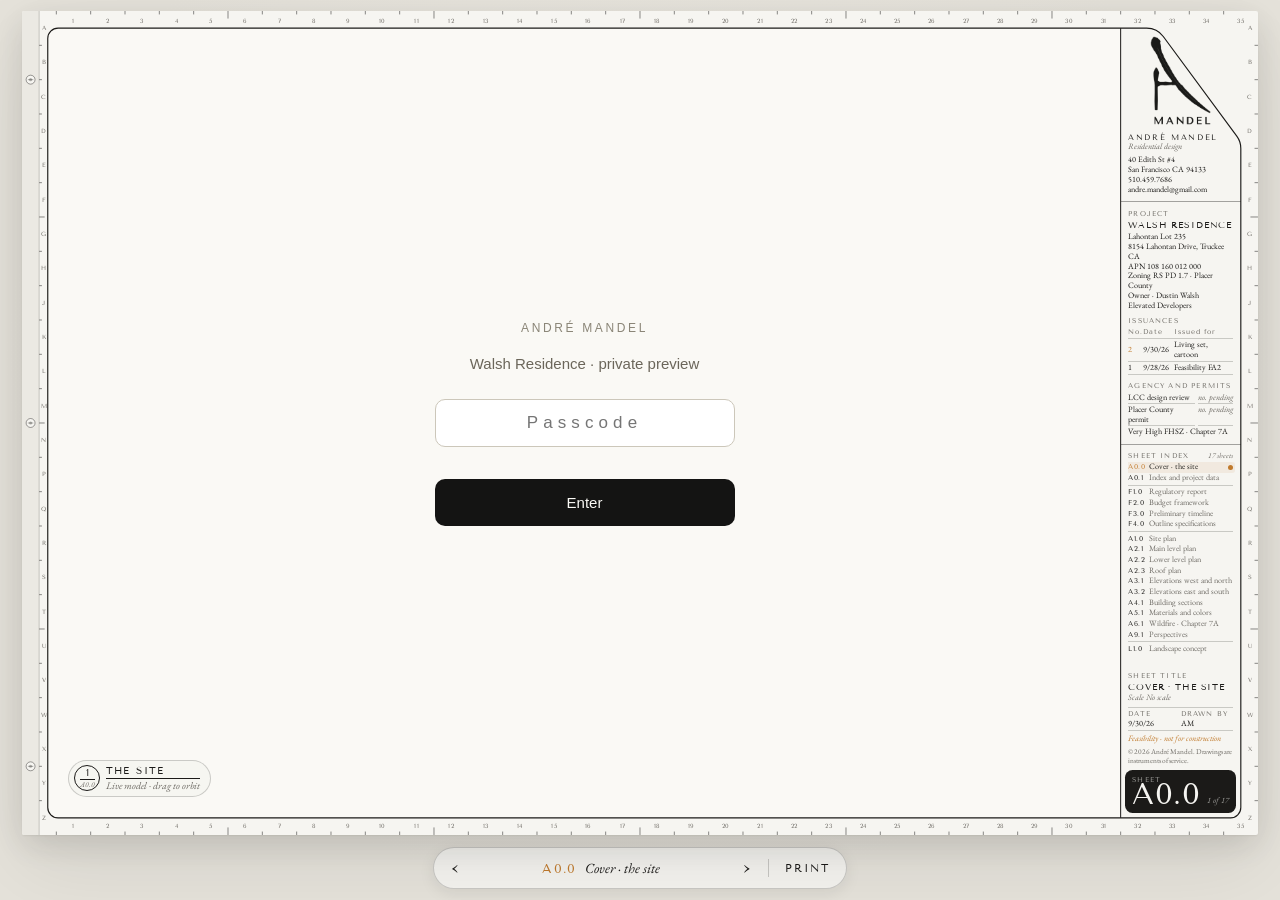
<file: walsh/set/options/tb1-flush-strip.html>
<!doctype html>
<html lang="en">
<head>
<meta charset="utf-8">
<meta name="viewport" content="width=device-width, initial-scale=1, viewport-fit=cover">
<title>Walsh Living Set</title>
<meta name="description" content="Walsh Residence living plan set, title block option 1, flush strip.">
<link rel="preconnect" href="https://fonts.googleapis.com">
<link rel="preconnect" href="https://fonts.gstatic.com" crossorigin>
<link rel="stylesheet" href="https://fonts.googleapis.com/css2?family=EB+Garamond:ital,wght@0,400;0,500;1,400;1,500&family=Tenor+Sans&family=Nothing+You+Could+Do&display=swap">
<style>
:root{
  --paper:#f6f5f1; --paper2:#ebe9e3; --ink:#1b1a18; --muted:#6c6963;
  --rule:rgba(27,26,24,.2); --rule2:rgba(27,26,24,.38); --accent:#c07a2c;
  --desk:#e5e2da;
  --tenor:'Tenor Sans', 'Gill Sans', sans-serif;
  --serif:'EB Garamond', Georgia, serif;
  --hand:'Nothing You Could Do', cursive;
  --u:46px;
  --k:1;  /* eased by fitStrip() only when the title block strip would overflow */
}
*{box-sizing:border-box}
html,body{margin:0;height:100%;background:var(--desk);color:var(--ink);-webkit-font-smoothing:antialiased}
body{font-family:var(--serif);overflow:hidden}
button{font:inherit;color:inherit;background:none;border:0;padding:0;cursor:pointer}

/* desk and stage */
#desk{position:fixed;inset:0;display:flex;flex-direction:column;align-items:center;justify-content:center;gap:12px;
  background:radial-gradient(ellipse at 50% 40%, #ece9e2 0%, var(--desk) 70%)}
#stage{position:relative;width:calc(var(--u)*36);height:calc(var(--u)*24);perspective:calc(var(--u)*70);perspective-origin:0 50%}

/* the sheet */
.sheet{
  --fd:max(calc(10px*var(--k)), calc(var(--u)*.2174));   /* data, 10px floor */
  --fl:max(calc(9px*var(--k)), calc(var(--u)*.1957));    /* labels, 9px floor */
  --fb:max(10px, calc(var(--u)*.26));      /* drawing area body */
  --fh:max(10px, calc(var(--u)*.25));      /* drawing area headings */
  --fn:max(13px, calc(var(--u)*.36));      /* handwritten notes */
  position:absolute;inset:0;background:var(--paper);display:none;overflow:hidden;
  transform-origin:0 50%;backface-visibility:hidden;border-radius:2px;
  box-shadow:0 1px 2px rgba(27,26,24,.06),0 10px 34px rgba(27,26,24,.13),0 30px 80px rgba(27,26,24,.08)}
.sheet.on{display:block;z-index:2}
.sheet.lift{display:block;z-index:3;animation:lift .78s cubic-bezier(.5,.05,.3,1) forwards}
.sheet.drop{display:block;z-index:3;animation:drop .78s cubic-bezier(.4,0,.25,1) forwards}
.sheet.lift::after,.sheet.drop::after{content:"";position:absolute;inset:0;pointer-events:none;z-index:9;
  background:linear-gradient(to right, rgba(27,26,24,0) 30%, rgba(27,26,24,.14));animation:shade .78s forwards}
.sheet.drop::after{animation-direction:reverse}
@keyframes lift{from{transform:rotateY(0)}to{transform:rotateY(-104deg)}}
@keyframes drop{from{transform:rotateY(-104deg)}to{transform:rotateY(0)}}
@keyframes shade{from{opacity:0}to{opacity:1}}

.frame{position:absolute;inset:0;width:100%;height:100%;pointer-events:none;z-index:4}
.frame .zl{font-family:var(--tenor);font-size:.17px;fill:var(--muted);text-anchor:middle;dominant-baseline:central;letter-spacing:.01px}

/* drawing area */
.draw{position:absolute;left:calc(var(--u)*.75);top:calc(var(--u)*.5);width:calc(var(--u)*31.25);height:calc(var(--u)*23);
  border-radius:calc(var(--u)*.3) 0 0 calc(var(--u)*.3);overflow:hidden;z-index:1}
.model{position:absolute;inset:0;width:100%;height:100%;border:0;display:block;background:var(--paper)}
.still{display:none;position:absolute;inset:0;width:100%;height:100%;object-fit:contain;background:#f7f7f5}
.cap .bubble{position:static}
.cap{position:absolute;left:calc(var(--u)*.6);bottom:calc(var(--u)*.6);display:flex;align-items:center;gap:calc(var(--u)*.2);
  padding:calc(var(--u)*.14) calc(var(--u)*.3) calc(var(--u)*.14) calc(var(--u)*.14);background:rgba(246,245,241,.9);
  border:1px solid var(--rule);border-radius:calc(var(--u)*.6);pointer-events:none;z-index:2}

/* cartoon views */
.view{position:absolute}
.vbox{position:absolute;inset:0;border:1px dashed rgba(27,26,24,.42);border-radius:calc(var(--u)*.2)}
.bubble{position:absolute;left:0;top:calc(100% + var(--u)*.2);display:flex;align-items:center;gap:calc(var(--u)*.16);white-space:nowrap}
.bn{width:max(26px, calc(var(--u)*.74));height:max(26px, calc(var(--u)*.74));border:1px solid var(--ink);border-radius:50%;
  display:flex;flex-direction:column;align-items:center;justify-content:center;flex:none;line-height:1}
.bn b{font:400 var(--fb)/1 var(--tenor);padding-bottom:calc(var(--u)*.035);border-bottom:1px solid var(--ink);min-width:62%;text-align:center}
.bn i{font:italic max(7.5px, calc(var(--u)*.16))/1 var(--serif);padding-top:calc(var(--u)*.035);color:var(--muted)}
.bt{display:flex;flex-direction:column;line-height:1.1}
.btt{font-family:var(--tenor);font-size:var(--fh);letter-spacing:.14em;text-transform:uppercase;
  padding:0 calc(var(--u)*.5) calc(var(--u)*.05) 0;border-bottom:1px solid var(--ink)}
.bs{font-style:italic;font-size:var(--fb);color:var(--muted);padding-top:calc(var(--u)*.04)}
.note{position:absolute;font-family:var(--hand);font-size:var(--fn);line-height:1.1;color:var(--ink);white-space:nowrap;transform:rotate(-2.5deg);transform-origin:0 50%}
.lead{position:absolute;inset:0;width:100%;height:100%;overflow:visible;pointer-events:none}
.lead path{fill:none;stroke:var(--ink);stroke-width:.8;vector-effect:non-scaling-stroke;opacity:.8}
.dot{position:absolute;width:max(6px, calc(var(--u)*.13));height:max(6px, calc(var(--u)*.13));margin:calc(var(--u)*-.065) 0 0 calc(var(--u)*-.065);
  border-radius:50%;background:var(--accent)}

/* A0.1 blocks */
.blk{position:absolute}
.blk h3{margin:0 0 calc(var(--u)*.22);font:400 var(--fh)/1.1 var(--tenor);letter-spacing:.18em;display:flex;justify-content:space-between;align-items:baseline;
  padding-bottom:calc(var(--u)*.12);border-bottom:1px solid var(--ink)}
.blk h3 small{font:italic var(--fb) var(--serif);letter-spacing:0;color:var(--muted)}
.ix{width:100%;border-collapse:collapse;font-size:var(--fb)}
.ix th{font:400 var(--fl)/1.2 var(--tenor);letter-spacing:.14em;color:var(--muted);text-align:left;padding:0 0 calc(var(--u)*.1);border-bottom:1px solid var(--rule)}
.ix td{padding:calc(var(--u)*.07) 0;border-bottom:1px solid var(--rule);line-height:1.2;vertical-align:baseline}
.ix td.no{font-family:var(--tenor);letter-spacing:.06em;width:12%}
.ix td.sc{font-style:italic;color:var(--muted);width:24%}
.ix .c{text-align:center;width:6%}
.ix tr.g td{font:400 var(--fl)/1 var(--tenor);letter-spacing:.2em;color:var(--muted);padding-top:calc(var(--u)*.26);border-bottom:0}
.ix tr.here td{color:var(--ink)}
.ix tr[data-go]{cursor:pointer}
.ix tr[data-go]:hover td{background:var(--paper2)}
.idot{display:inline-block;width:max(6px, calc(var(--u)*.13));height:max(6px, calc(var(--u)*.13));border-radius:50%;background:var(--ink)}
.idot.new{background:var(--accent)}
.kv{display:grid;grid-template-columns:32% 1fr;font-size:var(--fb);line-height:1.2}
.kv dt{font:400 var(--fl)/1.5 var(--tenor);letter-spacing:.14em;color:var(--muted);text-transform:uppercase;padding:calc(var(--u)*.08) 0;border-bottom:1px solid var(--rule)}
.kv dd{margin:0;padding:calc(var(--u)*.08) 0;border-bottom:1px solid var(--rule)}
.sym{display:flex;flex-direction:column;gap:calc(var(--u)*.45);font-size:var(--fb)}
.sym .row{display:flex;align-items:center;gap:calc(var(--u)*.5)}
.sym .row > span:last-child{font-style:italic;color:var(--muted)}
.sym .bubble{position:static}

/* title block: the flush strip */
.tb{position:absolute;left:calc(var(--u)*32);top:calc(var(--u)*.5);width:calc(var(--u)*3.5);height:calc(var(--u)*23);
  display:flex;flex-direction:column;z-index:2;font-size:var(--fd);line-height:1.2}
.tb .sec{padding:0 calc(var(--u)*.22)}
.tb .ru{border-top:1px solid var(--rule2)}
.tb .lab{font:400 var(--fl)/1.25 var(--tenor);letter-spacing:.16em;color:var(--muted);text-transform:uppercase;margin:0 0 calc(var(--u)*.06)}
.tb .lab.row{display:flex;justify-content:space-between}
.tb .lab.row em{font:italic var(--fl) var(--serif);letter-spacing:0;text-transform:none}
.tb p{margin:0;overflow-wrap:anywhere}
.tb-head{position:relative;flex:none}
.lockup{position:absolute;display:block}
.tb-firm{padding-bottom:calc(var(--u)*.2)!important}
.firm-n{font:400 var(--fd)/1.3 var(--tenor);letter-spacing:.2em}
.firm-l{font-style:italic;color:var(--muted);margin-bottom:calc(var(--u)*.08)!important}
.tb-job{padding-top:calc(var(--u)*.2)!important;padding-bottom:calc(var(--u)*.2)!important}
.proj-n{font:400 max(calc(10.5px*var(--k)), calc(var(--u)*.25))/1.2 var(--tenor);letter-spacing:.1em;text-transform:uppercase;margin-bottom:calc(var(--u)*.04)!important}
.tb .gap{height:calc(var(--u)*.16)}
.iss{width:100%;border-collapse:collapse}
.iss th{font:400 var(--fl)/1.2 var(--tenor);letter-spacing:.12em;color:var(--muted);text-align:left;font-weight:400;padding:0 0 calc(var(--u)*.04);border-bottom:1px solid var(--rule)}
.iss td{padding:calc(var(--u)*.035) 0;border-bottom:1px solid var(--rule)}
.iss td:nth-child(-n+2){white-space:nowrap}
.iss td:first-child,.iss th:first-child{width:14%}
.iss td:nth-child(2),.iss th:nth-child(2){width:30%}
.iss tr.latest td:first-child{color:var(--accent)}
.ag{display:grid;grid-template-columns:1fr auto;column-gap:calc(var(--u)*.1)}
.ag > span{padding:calc(var(--u)*.02) 0;border-bottom:1px solid var(--rule)}
.ag > span:nth-child(2n){font-style:italic;color:var(--muted);text-align:right}
.ag .full{grid-column:1 / -1;border-bottom:0}
.tb-index{flex:1 1 auto;min-height:0;overflow:hidden;padding-top:calc(var(--u)*.16)!important;padding-bottom:calc(var(--u)*.1)!important;display:flex;flex-direction:column}
.ixl{flex:1 1 auto;min-height:0;overflow-y:auto;overflow-x:hidden;scrollbar-width:thin;scrollbar-color:var(--rule) transparent;margin-right:calc(var(--u)*-.1);padding-right:calc(var(--u)*.1)}
.ig{font:400 var(--fl)/1 var(--tenor);letter-spacing:.2em;color:var(--muted);margin:calc(var(--u)*.1) 0 calc(var(--u)*.03);text-transform:uppercase}
.ig:first-of-type{margin-top:calc(var(--u)*.04)}
.igap{height:calc(var(--u)*.07);margin:0 0 calc(var(--u)*.04);border-bottom:1px solid var(--rule)}
.igap:first-child{height:0;margin:0;border:0}
.ir{display:flex;align-items:baseline;width:100%;text-align:left;line-height:1.16;padding:calc(var(--u)*.012) calc(var(--u)*.06);margin:0 calc(var(--u)*-.06);
  width:calc(100% + var(--u)*.12);border-radius:calc(var(--u)*.08);position:relative;color:var(--muted)}
.ir:hover{background:var(--paper2);color:var(--ink)}
.ir .in{font:400 var(--fl)/1.2 var(--tenor);letter-spacing:.06em;width:calc(var(--u)*.62);flex:none;color:var(--ink)}
.ir .it{flex:1;min-width:0;white-space:nowrap;overflow:hidden;text-overflow:ellipsis}
.ir.on{color:var(--ink);background:rgba(192,122,44,.09)}
.ir.on .in{color:var(--accent)}
.ir.on::after{content:"";width:max(5px, calc(var(--u)*.1));height:max(5px, calc(var(--u)*.1));border-radius:50%;background:var(--accent);align-self:center;margin-left:calc(var(--u)*.08)}
.tb-stamp{padding-top:calc(var(--u)*.16)!important}
.stamp{border:1px solid var(--rule2);border-radius:calc(var(--u)*.16);padding:calc(var(--u)*.1) calc(var(--u)*.12);display:flex;align-items:center;gap:calc(var(--u)*.12)}
.stamp > div{min-width:0}
.seal{flex:none;width:calc(var(--u)*.78);height:calc(var(--u)*.78);border:1px dashed var(--rule2);border-radius:50%}
.stamp em{color:var(--muted)}
.tb-title{padding-top:calc(var(--u)*.2)!important}
.st{font:400 max(calc(10.5px*var(--k)), calc(var(--u)*.25))/1.2 var(--tenor);letter-spacing:.1em;text-transform:uppercase;margin-bottom:calc(var(--u)*.08)!important}
.meta{display:grid;grid-template-columns:1fr 1fr;border-top:1px solid var(--rule)}
.sts{font-style:italic;color:var(--muted);margin:calc(var(--u)*-.06) 0 calc(var(--u)*.1)!important}
.meta > div{padding:calc(var(--u)*.05) 0;border-bottom:1px solid var(--rule)}
.meta .w{grid-column:1 / -1}
.meta .lab{margin:0}
.status{font-style:italic;color:var(--accent);margin-top:calc(var(--u)*.08)!important}
.copy{font-size:var(--fl);line-height:1.25;color:var(--muted);margin-top:calc(var(--u)*.1)!important}
.num{margin:calc(var(--u)*.12) calc(var(--u)*.14) calc(var(--u)*.14);height:calc(var(--u)*1.26);flex:none;background:var(--ink);color:var(--paper);
  border-radius:calc(var(--u)*.22);position:relative;display:flex;align-items:flex-end;justify-content:space-between;padding:0 calc(var(--u)*.2) calc(var(--u)*.1)}
.num .lab{position:absolute;left:calc(var(--u)*.2);top:calc(var(--u)*.14);color:rgba(246,245,241,.62);margin:0}
.num b{font:400 calc(var(--u)*.86)/1 var(--tenor);letter-spacing:.02em}
.num i{font-size:var(--fd);color:rgba(246,245,241,.62);padding-bottom:calc(var(--u)*.1)}

/* floating control */
#ctl{display:flex;align-items:center;gap:6px;padding:5px 6px;background:rgba(246,245,241,.92);border:1px solid var(--rule);border-radius:999px;
  box-shadow:0 4px 16px rgba(27,26,24,.08);font-size:14px;user-select:none}
#ctl button{height:30px;min-width:30px;border-radius:999px;display:inline-flex;align-items:center;justify-content:center;padding:0 10px}
#ctl button:hover{background:var(--paper2)}
#ctl .arr{font-size:20px;line-height:1;padding:0 0 3px}
#ctl #cur{min-width:250px;text-align:center;white-space:nowrap}
#ctl #cur b{font:400 13px var(--tenor);letter-spacing:.1em;color:var(--accent);margin-right:8px}
#ctl #cur span{font-style:italic}
#ctl .sep{width:1px;height:18px;background:var(--rule)}
#ctl #print{font:400 11px var(--tenor);letter-spacing:.16em}
#mstrip,#mpanel{display:none}

/* mobile: drawing fills the screen, title block becomes a bottom strip */
@media screen and (max-width: 900px), screen and (orientation: portrait) and (max-width: 1200px){
  body{overflow:hidden}
  #desk{justify-content:flex-start;gap:0;background:var(--paper)}
  #stage{width:100vw;height:calc(100dvh - 64px - env(safe-area-inset-bottom));perspective:1800px}
  #ctl{display:none}
  .sheet{--u:40px;--fd:13px;--fl:11px;--fb:15px;--fh:12px;--fn:19px;border-radius:0;box-shadow:none}
  .frame,.tb{display:none}
  .draw{left:0;top:0;width:100%;height:100%;border-radius:0;overflow-y:auto;overflow-x:hidden;-webkit-overflow-scrolling:touch;padding:18px 16px 28px}
  .draw.m0{padding:0;overflow:hidden}
  .cap{left:12px;bottom:12px}
  .mhead{display:flex!important}
  .view,.blk{position:relative!important;left:auto!important;top:auto!important;width:100%!important;height:auto!important;margin:0 0 30px}
  .vbox{position:relative;aspect-ratio:var(--ar);max-height:62vh;width:100%}
  .bubble{position:static;margin-top:10px;white-space:normal}
  .note{white-space:normal;max-width:42%}
  .blk h3{margin-bottom:10px}
  #mstrip{display:flex;position:fixed;left:0;right:0;bottom:0;height:calc(64px + env(safe-area-inset-bottom));padding:0 12px env(safe-area-inset-bottom) 14px;
    align-items:center;gap:12px;background:var(--paper);border-top:1px solid var(--rule2);z-index:20}
  #mstrip img{height:36px;width:auto;flex:none}
  #mstrip .mt{flex:1;min-width:0;display:flex;flex-direction:column;line-height:1.15}
  #mstrip .mt b{font:400 17px var(--tenor);letter-spacing:.08em;color:var(--accent)}
  #mstrip .mt span{font-style:italic;font-size:15px;white-space:nowrap;overflow:hidden;text-overflow:ellipsis}
  #mstrip button{height:40px;min-width:40px;border-radius:999px;border:1px solid var(--rule);display:inline-flex;align-items:center;justify-content:center}
  #mstrip .arr{font-size:22px;padding-bottom:3px}
  #mstrip #mix{font:400 11px var(--tenor);letter-spacing:.16em;padding:0 14px;background:var(--ink);color:var(--paper);border-color:var(--ink)}
  #mpanel{--fl:12px;--fd:15px;display:block;position:fixed;left:0;right:0;bottom:0;max-height:82dvh;overflow-y:auto;background:var(--paper);z-index:30;
    border-top:1px solid var(--rule2);border-radius:16px 16px 0 0;box-shadow:0 -12px 40px rgba(27,26,24,.16);padding:14px 16px calc(24px + env(safe-area-inset-bottom));
    transform:translateY(105%);transition:transform .32s cubic-bezier(.3,.7,.2,1);font-size:15px}
  #mpanel.open{transform:none}
  #mpanel .ph{display:flex;justify-content:space-between;align-items:center;margin-bottom:6px}
  #mpanel .ph span{font:400 12px var(--tenor);letter-spacing:.2em}
  #mpanel .ph button{font:400 11px var(--tenor);letter-spacing:.16em;padding:10px 12px;border:1px solid var(--rule);border-radius:999px}
  #mpanel .ig{font:400 11px var(--tenor);letter-spacing:.2em;color:var(--muted);margin:16px 0 4px}
  #mpanel .ir{font-size:16px;padding:9px 8px;margin:0 -8px;width:calc(100% + 16px);border-radius:8px}
  #mpanel .ir .in{font-size:12px;width:52px}
  #mpanel .ir.on::after{width:7px;height:7px;margin-left:8px}
  #mpanel .pinfo{margin-top:20px;padding-top:14px;border-top:1px solid var(--rule);font-size:14px;line-height:1.35;color:var(--muted)}
  #mpanel .pinfo b{font:400 12px var(--tenor);letter-spacing:.16em;color:var(--ink);display:block;margin-bottom:4px}
  #mscrim{position:fixed;inset:0;background:rgba(27,26,24,.18);z-index:25;opacity:0;pointer-events:none;transition:opacity .3s}
  #mscrim.open{opacity:1;pointer-events:auto}
}
.mhead{display:none;align-items:baseline;gap:10px;margin:0 0 16px;padding-bottom:10px;border-bottom:1px solid var(--ink)}
.mhead b{font:400 13px var(--tenor);letter-spacing:.12em;color:var(--accent)}
.mhead span{font:400 13px var(--tenor);letter-spacing:.14em;text-transform:uppercase}
.mhead i{margin-left:auto;color:var(--muted);font-size:14px;white-space:nowrap}

@media (prefers-reduced-motion: reduce){.sheet.lift,.sheet.drop,.sheet.lift::after,.sheet.drop::after{animation-duration:1ms}}

/* print: one true size sheet per page */
@page{size:36in 24in;margin:0}
@media print{
  html,body{height:auto;background:var(--paper);overflow:visible}
  #desk{position:static;display:block;background:none}
  #stage{width:36in;height:auto;perspective:none}
  #ctl,#mstrip,#mpanel,#mscrim{display:none!important}
  .sheet{--u:96px;position:relative;display:block!important;transform:none!important;animation:none!important;width:36in;height:24in;
    box-shadow:none;border-radius:0;break-after:page;page-break-after:always;-webkit-print-color-adjust:exact;print-color-adjust:exact}
  .sheet:last-child{break-after:auto;page-break-after:auto}
  .sheet::after{display:none!important}
  .model{display:none!important}
  .still{display:block}
  .ir.on{background:none}
  .ixl{overflow:visible}
}

/* architect of record removed from all project documentation (9/30/26) */
[class*="stamp"],.seal{display:none !important}
</style>
</head>
<body>
<div id="desk">
  <div id="stage" aria-live="polite"></div>
  <nav id="ctl" aria-label="Sheet controls">
    <button class="arr" id="prev" aria-label="Previous sheet">&#8249;</button>
    <span id="cur"></span>
    <button class="arr" id="next" aria-label="Next sheet">&#8250;</button>
    <span class="sep"></span>
    <button id="print" aria-label="Print the set">PRINT</button>
  </nav>
</div>
<div id="mstrip">
  <img src="../../marks/am10_mark.webp" alt="André Mandel">
  <div class="mt"><b id="mno"></b><span id="mtitle"></span></div>
  <button class="arr" id="mprev" aria-label="Previous sheet">&#8249;</button>
  <button class="arr" id="mnext" aria-label="Next sheet">&#8250;</button>
  <button id="mix" aria-label="Open the sheet index">INDEX</button>
</div>
<div id="mscrim"></div>
<div id="mpanel" role="dialog" aria-label="Sheet index"></div>

<script>
/* ============================================================
   THE SET. One object holds everything the sheets print.
   Add a sheet: push to SET.sheets (group must be in SET.groups).
   Add an issuance: push to SET.issuances and list its number in
   each sheet's `issued` array. Views are in drawing inches, origin
   at the top left of the drawing area (31.25 x 23 in).
   ============================================================ */
const SET = {
  firm: { name: 'ANDRÉ MANDEL', line: 'Residential design',
          lines: ['40 Edith St #4', 'San Francisco CA 94133', '510.459.7686', 'andre.mandel@gmail.com'] },
  project: { name: 'Walsh Residence',
             lines: ['Lahontan Lot 235', '8154 Lahontan Drive, Truckee CA', 'APN 108 160 012 000', 'Zoning RS PD 1.7 · Placer County'],
             owner: ['Owner · Dustin Walsh', 'Elevated Developers'] },
  agency: [ { k: 'Lahontan design review (LCC)', short: 'LCC design review', v: 'no. pending' },
            { k: 'Placer County building permit', short: 'Placer County permit', v: 'no. pending' },
            { k: 'Very High FHSZ · Chapter 7A' } ],
  issuances: [ { no: 1, date: '9/28/26', for: 'Feasibility FA2' },
               { no: 2, date: '9/30/26', for: 'Living set, cartoon' } ],
  stamp: { role: 'Architect of record', name: '', note: 'Stamp at design review submittal' },
  status: 'Feasibility · not for construction',
  drawnBy: 'AM',
  copyright: '© 2026 André Mandel. Drawings are instruments of service.',
  groups: ['General', 'Feasibility', 'Architectural', 'Landscape'],
  sheets: [
    { no: 'A0.0', group: 'General', title: 'Cover · the site', scale: 'No scale', issued: [1, 2], kind: 'model' },
    { no: 'A0.1', group: 'General', title: 'Sheet index and project data', short: 'Index and project data', scale: 'No scale', issued: [2], kind: 'index',
      views: [ { t: 'Vicinity map', s: 'No scale', x: 1, y: 13.9, w: 14.6, h: 7.1,
                 note: { t: 'north is up on every sheet', at: [52, 22], to: [30, 58] } } ] },
    { no: 'F1.0', group: 'Feasibility', title: 'Regulatory report', scale: 'No scale', issued: [1, 2], views: [
      { t: 'Zoning and land use', s: 'No scale', x: 1, y: 1, w: 14, h: 8.6 },
      { t: 'Design review path', s: 'No scale', x: 16.25, y: 1, w: 14, h: 8.6, note: { t: 'LCC meets the 2nd Wednesday', at: [40, 30], to: [20, 66] } },
      { t: 'Height and setbacks', s: 'No scale', x: 1, y: 12, w: 14, h: 8.8 },
      { t: 'Wildfire requirements', s: 'No scale', x: 16.25, y: 12, w: 14, h: 8.8 } ] },
    { no: 'F2.0', group: 'Feasibility', title: 'Budget framework', scale: 'No scale', issued: [1, 2], views: [
      { t: 'Cost summary', s: 'No scale', x: 1, y: 1, w: 18, h: 19.8, note: { t: 'carry an honest contingency', at: [46, 64], to: [26, 80] } },
      { t: 'Cost by system', s: 'No scale', x: 20.25, y: 1, w: 10, h: 8.6 },
      { t: 'Alternates and allowances', s: 'No scale', x: 20.25, y: 12, w: 10, h: 8.8 } ] },
    { no: 'F3.0', group: 'Feasibility', title: 'Preliminary timeline', scale: 'No scale', issued: [1, 2], views: [
      { t: 'Approvals and permits', s: 'No scale', x: 1, y: 1, w: 29.25, h: 8.6 },
      { t: 'Design phases', s: 'No scale', x: 1, y: 12, w: 14, h: 8.8 },
      { t: 'Construction window', s: 'No scale', x: 16.25, y: 12, w: 14, h: 8.8, note: { t: 'build season is short, plan for snow', at: [30, 32], to: [14, 70] } } ] },
    { no: 'F4.0', group: 'Feasibility', title: 'Outline specifications', scale: 'No scale', issued: [1, 2], views: [
      { t: 'Structure and envelope', s: 'No scale', x: 1, y: 1, w: 9.2, h: 19.8 },
      { t: 'Exterior materials', s: 'No scale', x: 11, y: 1, w: 9.2, h: 19.8, note: { t: 'match the design book', at: [30, 40], to: [16, 56] } },
      { t: 'Interiors and systems', s: 'No scale', x: 21, y: 1, w: 9.2, h: 19.8 } ] },
    { no: 'A1.0', group: 'Architectural', title: 'Site plan', scale: '1/8 in = 1 ft', issued: [2], views: [
      { t: 'Site plan', s: '1/8 in = 1 ft', x: 1, y: 1, w: 20, h: 19.8, note: { t: 'approach from the west', at: [30, 44], to: [8, 52] } },
      { t: 'Vicinity map', s: 'No scale', x: 22.25, y: 1, w: 8, h: 8.6 },
      { t: 'Site data', s: 'No scale', x: 22.25, y: 12, w: 8, h: 8.8 } ] },
    { no: 'A2.1', group: 'Architectural', title: 'Main level plan', scale: '3/16 in = 1 ft', issued: [2], views: [
      { t: 'Main level plan', s: '3/16 in = 1 ft', x: 1, y: 1, w: 22, h: 19.8, note: { t: 'confirm the stair location', at: [52, 30], to: [36, 48] } },
      { t: 'Area summary', s: 'No scale', x: 24.25, y: 1, w: 6, h: 8.6 },
      { t: 'Key plan', s: 'No scale', x: 24.25, y: 12, w: 6, h: 8.8 } ] },
    { no: 'A2.2', group: 'Architectural', title: 'Lower level plan', scale: '3/16 in = 1 ft', issued: [2], views: [
      { t: 'Lower level plan', s: '3/16 in = 1 ft', x: 1, y: 1, w: 22, h: 19.8, note: { t: 'daylight every bedroom', at: [50, 60], to: [30, 76] } },
      { t: 'Enlarged stair', s: '1/2 in = 1 ft', x: 24.25, y: 1, w: 6, h: 8.6 },
      { t: 'Key plan', s: 'No scale', x: 24.25, y: 12, w: 6, h: 8.8 } ] },
    { no: 'A2.3', group: 'Architectural', title: 'Roof plan', scale: '3/16 in = 1 ft', issued: [2], views: [
      { t: 'Roof plan', s: '3/16 in = 1 ft', x: 1, y: 1, w: 22, h: 19.8, note: { t: 'every roof under 30 ft', at: [48, 26], to: [30, 44] } },
      { t: 'Roof edge detail', s: '1 1/2 in = 1 ft', x: 24.25, y: 1, w: 6, h: 8.6 },
      { t: 'Roof heights', s: 'No scale', x: 24.25, y: 12, w: 6, h: 8.8 } ] },
    { no: 'A3.1', group: 'Architectural', title: 'Elevations west and north', scale: '3/16 in = 1 ft', issued: [2], views: [
      { t: 'West elevation', s: '3/16 in = 1 ft', x: 1, y: 1, w: 29.25, h: 8.6, note: { t: 'garage roof turns high to the west', at: [58, 26], to: [44, 64] } },
      { t: 'North elevation', s: '3/16 in = 1 ft', x: 1, y: 12, w: 29.25, h: 8.8 } ] },
    { no: 'A3.2', group: 'Architectural', title: 'Elevations east and south', scale: '3/16 in = 1 ft', issued: [2], views: [
      { t: 'East elevation', s: '3/16 in = 1 ft', x: 1, y: 1, w: 29.25, h: 8.6 },
      { t: 'South elevation', s: '3/16 in = 1 ft', x: 1, y: 12, w: 29.25, h: 8.8, note: { t: '2 ft eaves on the south', at: [60, 28], to: [46, 62] } } ] },
    { no: 'A4.1', group: 'Architectural', title: 'Building sections', scale: '3/16 in = 1 ft', issued: [2], views: [
      { t: 'Longitudinal section', s: '3/16 in = 1 ft', x: 1, y: 1, w: 29.25, h: 8.6, note: { t: 'cut through the tallest ridge', at: [58, 28], to: [44, 64] } },
      { t: 'Cross section at living', s: '3/16 in = 1 ft', x: 1, y: 12, w: 14, h: 8.8 },
      { t: 'Cross section at garage', s: '3/16 in = 1 ft', x: 16.25, y: 12, w: 14, h: 8.8 } ] },
    { no: 'A5.1', group: 'Architectural', title: 'Exterior materials and colors', short: 'Materials and colors', scale: 'No scale', issued: [2], views: [
      { t: 'Material board', s: 'No scale', x: 1, y: 1, w: 14, h: 19.8, note: { t: 'cedar, dark steel, board form concrete', at: [18, 44], to: [12, 60] } },
      { t: 'Color palette', s: 'No scale', x: 16.25, y: 1, w: 14, h: 8.6 },
      { t: 'Material key elevation', s: 'No scale', x: 16.25, y: 12, w: 14, h: 8.8 } ] },
    { no: 'A6.1', group: 'Architectural', title: 'Wildfire hardening · Chapter 7A', short: 'Wildfire · Chapter 7A', scale: 'As noted', issued: [2], views: [
      { t: 'Defensible space plan', s: '1/16 in = 1 ft', x: 1, y: 1, w: 14, h: 8.6, note: { t: 'Very High FHSZ, full 7A', at: [40, 30], to: [22, 64] } },
      { t: 'Ember resistant vents', s: '3 in = 1 ft', x: 16.25, y: 1, w: 14, h: 8.6 },
      { t: 'Eaves and soffits', s: '1 1/2 in = 1 ft', x: 1, y: 12, w: 14, h: 8.8 },
      { t: 'Glazing and decks', s: '1 1/2 in = 1 ft', x: 16.25, y: 12, w: 14, h: 8.8 } ] },
    { no: 'A9.1', group: 'Architectural', title: 'Perspectives', scale: 'No scale', issued: [1, 2], views: [
      { t: 'Approach from the west', s: 'No scale', x: 1, y: 1, w: 20, h: 19.8, note: { t: 'dusk view for LCC', at: [52, 58], to: [34, 72] } },
      { t: 'Living room', s: 'No scale', x: 22.25, y: 1, w: 8, h: 8.6 },
      { t: 'Aerial from the south', s: 'No scale', x: 22.25, y: 12, w: 8, h: 8.8 } ] },
    { no: 'L1.0', group: 'Landscape', title: 'Landscape concept', scale: 'As noted', issued: [2], views: [
      { t: 'Landscape plan', s: '1/8 in = 1 ft', x: 1, y: 1, w: 20, h: 19.8, note: { t: 'keep the signature tree', at: [46, 36], to: [30, 52] } },
      { t: 'Plant palette', s: 'No scale', x: 22.25, y: 1, w: 8, h: 8.6 },
      { t: 'Defensible space zones', s: 'No scale', x: 22.25, y: 12, w: 8, h: 8.8 } ] }
  ]
};

/* Sheet geometry, inches. The corner cut follows the logo's roof stroke:
   53.6 deg from horizontal, dx/dy = 0.738. The lockup is centered on the
   strip and the cut is placed a constant gap off the stroke's envelope
   (x = env + 0.738 y in lockup px, env measured at the brushed cap). */
const K = 0.738;
const G = { L: .75, T: .5, R: 35.5, B: 23.5, TBX: 32, s: .005, cx: 33.75, y0: .72, env: 41, gap: .13, r: .3, rf: .6 };
G.x0 = G.cx - 178.5 * G.s;
G.xa = G.x0 + G.env * G.s + G.gap * Math.hypot(1, K) - K * (G.y0 - G.T);
G.ya = G.T + (G.R - G.xa) / K;
/* the firm block starts under the lockup and runs beside the cut (its lines are short) */
G.head = G.y0 + 520 * G.s + .2 - G.T;

const I = v => `calc(var(--u)*${+v.toFixed(4)})`;
const esc = s => String(s).replace(/&/g, '&amp;').replace(/</g, '&lt;');
const f2 = n => +n.toFixed(4);

function roundPoly(pts, radii) {
  let d = '';
  const n = pts.length;
  for (let i = 0; i < n; i++) {
    const p0 = pts[(i + n - 1) % n], p = pts[i], p1 = pts[(i + 1) % n], r = radii[i];
    const a1 = [p[0] - p0[0], p[1] - p0[1]], a2 = [p1[0] - p[0], p1[1] - p[1]];
    const l1 = Math.hypot(...a1), l2 = Math.hypot(...a2);
    const u1 = [a1[0] / l1, a1[1] / l1], u2 = [a2[0] / l2, a2[1] / l2];
    const phi = Math.acos(Math.max(-1, Math.min(1, u1[0] * u2[0] + u1[1] * u2[1])));
    const t = r * Math.tan(phi / 2);
    const A = [p[0] - u1[0] * t, p[1] - u1[1] * t], B = [p[0] + u2[0] * t, p[1] + u2[1] * t];
    d += `${i ? 'L' : 'M'}${f2(A[0])} ${f2(A[1])}A${r} ${r} 0 0 1 ${f2(B[0])} ${f2(B[1])}`;
  }
  return d + 'Z';
}

const LETTERS = 'ABCDEFGHJKLMNPQRSTUVWXYZ'; // I and O skipped, 24 rows
function frameSVG() {
  let s = `<svg class="frame" viewBox="0 0 36 24" preserveAspectRatio="xMidYMid meet" aria-hidden="true">`;
  // binding strip and screw posts, pale
  s += `<rect x="0" y="0" width=".5" height="24" fill="#ebe9e3"/><line x1=".5" y1="0" x2=".5" y2="24" stroke="rgba(27,26,24,.2)" stroke-width="1" vector-effect="non-scaling-stroke"/>`;
  for (const y of [2, 12, 22]) s += `<circle cx=".25" cy="${y}" r=".13" fill="#f6f5f1" stroke="rgba(27,26,24,.42)" stroke-width="1" vector-effect="non-scaling-stroke"/><circle cx=".25" cy="${y}" r=".045" fill="rgba(27,26,24,.3)"/><line x1=".17" y1="${y}" x2=".33" y2="${y}" stroke="rgba(27,26,24,.35)" stroke-width="1" vector-effect="non-scaling-stroke"/>`;
  // inch ticks, every 6th longer
  let t = '';
  for (let i = 1; i < 36; i++) { const l = i % 6 ? .1 : .22; t += `M${i} 0V${l}M${i} 24V${24 - l}`; }
  for (let j = 1; j < 24; j++) { const l = j % 6 ? .1 : .22; t += `M36 ${j}H${36 - l}M.5 ${j}H${.5 + (j % 6 ? .08 : .16)}`; }
  s += `<path d="${t}" stroke="rgba(27,26,24,.5)" stroke-width="1" vector-effect="non-scaling-stroke" fill="none"/>`;
  for (let i = 1; i < 36; i++) s += `<text class="zl" x="${i + .5}" y=".3">${i}</text><text class="zl" x="${i + .5}" y="23.73">${i}</text>`;
  for (let j = 0; j < 24; j++) s += `<text class="zl" x="35.76" y="${j + .5}">${LETTERS[j]}</text><text class="zl" x=".64" y="${j + .5}">${LETTERS[j]}</text>`;
  // border with the corner cut, and the one rule that separates the title block
  const pts = [[G.L, G.T], [G.xa, G.T], [G.R, G.ya], [G.R, G.B], [G.L, G.B]];
  s += `<path d="${roundPoly(pts, [G.r, G.rf, G.rf, G.r, G.r])}" fill="none" stroke="#1b1a18" stroke-width="1.15" vector-effect="non-scaling-stroke"/>`;
  s += `<line x1="${G.TBX}" y1="${G.T}" x2="${G.TBX}" y2="${G.B}" stroke="#1b1a18" stroke-width="1" vector-effect="non-scaling-stroke"/>`;
  return s + `</svg>`;
}

const sheetsIn = g => SET.sheets.filter(s => s.group === g);
const issOf = sh => SET.issuances.filter(x => sh.issued.includes(x.no));
const dateOf = sh => { const l = issOf(sh); return l.length ? l[l.length - 1].date : SET.issuances[SET.issuances.length - 1].date; };

function indexRows(cur, heads = true) {
  return SET.groups.map(g => (heads ? `<div class="ig">${g}</div>` : `<div class="igap" title="${g}"></div>`) + sheetsIn(g).map(s =>
    `<button class="ir${s === cur ? ' on' : ''}" data-go="${s.no}"${s === cur ? ' aria-current="page"' : ''}><span class="in">${s.no}</span><span class="it">${esc(s.short || s.title)}</span></button>`).join('')).join('');
}

function titleBlock(sh, idx) {
  const iss = [...SET.issuances].reverse();
  const latest = SET.issuances[SET.issuances.length - 1].no;
  const lk = { l: G.x0 - G.TBX, t: G.y0 - G.T, w: 357 * G.s };
  return `<aside class="tb" aria-label="Title block">
    <div class="tb-head" style="height:${I(G.head)}"><img class="lockup" src="../../marks/am10_lockup.webp" alt="André Mandel" style="left:${I(lk.l)};top:${I(lk.t)};width:${I(lk.w)}"></div>
    <div class="sec tb-firm">
      <p class="firm-n">${SET.firm.name}</p>
      <p class="firm-l">${SET.firm.line}</p>
      ${SET.firm.lines.map(l => `<p>${esc(l)}</p>`).join('')}
    </div>
    <div class="sec ru tb-job">
      <p class="lab">Project</p>
      <p class="proj-n">${SET.project.name}</p>
      ${SET.project.lines.concat(SET.project.owner).map(l => `<p>${esc(l)}</p>`).join('')}
      <div class="gap"></div>
      <p class="lab">Issuances</p>
      <table class="iss"><thead><tr><th>No.</th><th>Date</th><th>Issued for</th></tr></thead><tbody>
        ${iss.map(x => `<tr class="${x.no === latest ? 'latest' : ''}"><td>${x.no}</td><td>${x.date}</td><td>${esc(x.for)}</td></tr>`).join('')}
      </tbody></table>
      <div class="gap"></div>
      <p class="lab">Agency and permits</p>
      <div class="ag">${SET.agency.map(a => a.v ? `<span title="${esc(a.k)}">${esc(a.short || a.k)}</span><span>${esc(a.v)}</span>` : `<span class="full">${esc(a.k)}</span>`).join('')}</div>
    </div>
    <nav class="sec ru tb-index" aria-label="Sheet index">
      <p class="lab row">Sheet index<em>${SET.sheets.length} sheets</em></p>
      <div class="ixl">${indexRows(sh, false)}</div>
    </nav>
    <div class="sec ru tb-stamp">
      <div class="stamp">
        <span class="seal"></span>
        <div><p class="lab">${SET.stamp.role}</p><p>${SET.stamp.name}</p><p><em>${SET.stamp.note}</em></p></div>
      </div>
    </div>
    <div class="sec tb-title">
      <p class="lab">Sheet title</p>
      <p class="st">${esc(sh.title)}</p>
      <p class="sts">Scale ${esc(sh.scale)}</p>
      <div class="meta">
        <div><p class="lab">Date</p><p>${dateOf(sh)}</p></div>
        <div><p class="lab">Drawn by</p><p>${SET.drawnBy}</p></div>
      </div>
      <p class="status">${SET.status}</p>
      <p class="copy">${SET.copyright}</p>
    </div>
    <div class="num"><p class="lab">Sheet</p><b>${sh.no}</b><i>${idx + 1} of ${SET.sheets.length}</i></div>
  </aside>`;
}

function bubble(n, t, s, ref) {
  return `<div class="bubble"><span class="bn"><b>${n}</b><i>${ref}</i></span><span class="bt"><span class="btt">${esc(t)}</span><span class="bs">${esc(s)}</span></span></div>`;
}

function noteHTML(nt, w, h) {
  const [x, y] = nt.at, [tx, ty] = nt.to;
  const sx = x - (.14 / w) * 100, sy = y + (.22 / h) * 100;
  return `<svg class="lead" viewBox="0 0 100 100" preserveAspectRatio="none" aria-hidden="true"><path d="M${f2(sx)} ${f2(sy)}Q${f2(tx)} ${f2(sy)} ${tx} ${ty}"/></svg>
    <span class="note" style="left:${x}%;top:${y}%">${esc(nt.t)}</span><i class="dot" style="left:${tx}%;top:${ty}%"></i>`;
}

function viewsHTML(sh) {
  return (sh.views || []).map((v, k) => `<div class="view" style="left:${I(v.x)};top:${I(v.y)};width:${I(v.w)};height:${I(v.h)};--ar:${f2(v.w / v.h)}">
      <div class="vbox">${v.note ? noteHTML(v.note, v.w, v.h) : ''}</div>${bubble(k + 1, v.t, v.s, sh.no)}</div>`).join('');
}

function indexSheetHTML(sh) {
  const latest = SET.issuances[SET.issuances.length - 1].no;
  const cols = SET.issuances.map(x => `<th class="c">${x.no}</th>`).join('');
  const rows = SET.groups.map(g => `<tr class="g"><td colspan="${3 + SET.issuances.length}">${g.toUpperCase()}</td></tr>` +
    sheetsIn(g).map(s => `<tr data-go="${s.no}"${s === sh ? ' class="here"' : ''}><td class="no">${s.no}</td><td>${esc(s.title)}</td><td class="sc">${esc(s.scale)}</td>${
      SET.issuances.map(x => `<td class="c">${s.issued.includes(x.no) ? `<span class="idot${x.no === latest ? ' new' : ''}"></span>` : ''}</td>`).join('')}</tr>`).join('')).join('');
  const P = SET.project;
  const data = [
    ['Project', `${P.name}. ${P.lines[0]}`], ['Address', '8154 Lahontan Drive, Truckee CA'], ['APN', '108 160 012 000'],
    ['Zoning', 'RS PD 1.7'], ['Jurisdiction', 'Placer County'], ['Owner', 'Dustin Walsh, Elevated Developers'],
    ['Design review', 'Lahontan design review (LCC), no. pending'], ['Building permit', 'Placer County, no. pending'],
    ['Fire', 'Very High FHSZ · Chapter 7A'], ['Designer', 'André Mandel, Residential design'],
    ['Status', SET.status]
  ];
  return `<div class="blk" style="left:${I(1)};top:${I(1)};width:${I(14.6)}">
      <h3>SHEET INDEX<small>${SET.sheets.length} sheets · issued ${SET.issuances.map(x => x.no).join(', ')}</small></h3>
      <table class="ix"><thead><tr><th>NO.</th><th>TITLE</th><th>SCALE</th>${cols}</tr></thead><tbody>${rows}</tbody></table>
    </div>
    <div class="blk" style="left:${I(17)};top:${I(1)};width:${I(13.25)}">
      <h3>PROJECT DATA<small>Lahontan Lot 235</small></h3>
      <dl class="kv">${data.map(([k, v]) => `<dt>${k}</dt><dd>${esc(v)}</dd>`).join('')}</dl>
    </div>
    <div class="blk" style="left:${I(17)};top:${I(10.9)};width:${I(13.25)}">
      <h3>ISSUANCES<small>newest first</small></h3>
      <table class="ix"><thead><tr><th>NO.</th><th>DATE</th><th>ISSUED FOR</th><th class="c">SHEETS</th></tr></thead><tbody>
      ${[...SET.issuances].reverse().map(x => `<tr><td class="no">${x.no}</td><td>${x.date}</td><td>${esc(x.for)}</td><td class="c">${SET.sheets.filter(s => s.issued.includes(x.no)).length}</td></tr>`).join('')}
      </tbody></table>
    </div>
    <div class="blk" style="left:${I(17)};top:${I(15.2)};width:${I(13.25)}">
      <h3>SYMBOLS<small>how to read the set</small></h3>
      <div class="sym">
        <div class="row">${bubble(1, 'View title', 'scale', 'A2.1')}<span>view number over the sheet it lives on</span></div>
        <div class="row"><span class="idot new"></span><span>latest issuance · the orange dot also ends a note leader</span></div>
      </div>
    </div>
    ${viewsHTML(sh)}`;
}

function modelHTML() {
  return `<iframe class="model" src="../../?sheet" title="Live 3D model of the Walsh Residence" loading="eager" allow="fullscreen"></iframe>
    <img class="still" src="../../preview-house.jpg" alt="Walsh Residence, Lahontan Lot 235">
    <div class="cap">${bubble(1, 'The site', 'Live model · drag to orbit', 'A0.0')}</div>`;
}

const FRAME = frameSVG();
const stage = document.getElementById('stage');
stage.innerHTML = SET.sheets.map((sh, i) => `<section class="sheet" id="s${i}" data-no="${sh.no}" aria-label="Sheet ${sh.no}, ${esc(sh.title)}">
    <div class="draw${sh.kind === 'model' ? ' m0' : ''}">
      ${sh.kind === 'model' ? '' : `<div class="mhead"><b>${sh.no}</b><span>${esc(sh.title)}</span><i>${esc(sh.scale)}</i></div>`}
      ${sh.kind === 'model' ? modelHTML() : sh.kind === 'index' ? indexSheetHTML(sh) : viewsHTML(sh)}
    </div>
    ${titleBlock(sh, i)}
    ${FRAME}
  </section>`).join('');
const SHEETS = [...stage.querySelectorAll('.sheet')];

/* fit to window */
const MQ = matchMedia('screen and (max-width: 900px), screen and (orientation: portrait) and (max-width: 1200px)');
function fit() {
  if (MQ.matches) return;
  const u = Math.max(8, Math.min((innerWidth - 40) / 36, (innerHeight - 76) / 24));
  document.documentElement.style.setProperty('--u', u.toFixed(3) + 'px');
}
/* keep the whole strip visible: if px floors push it past the border, ease them */
function fitStrip() {
  const sh = SHEETS[cur]; if (!sh || MQ.matches) return;
  const tb = sh.querySelector('.tb'), ix = sh.querySelector('.ixl');
  const over = () => tb.scrollHeight > tb.clientHeight + 1 || ix.scrollHeight > ix.clientHeight + 1;
  let k = 1; stage.style.setProperty('--k', 1);
  while (over() && k > .76) { k -= .02; stage.style.setProperty('--k', k.toFixed(2)); }
}
addEventListener('resize', () => { fit(); fitStrip(); });
fit();
if (document.fonts) document.fonts.ready.then(fitStrip);

/* paging, hinged on the left binding */
let cur = -1, busy = null;
function finish() { if (busy) { busy(); busy = null; } }
function show(i, animate) {
  i = Math.max(0, Math.min(SET.sheets.length - 1, i));
  if (i === cur) return;
  finish();
  const prev = cur; cur = i;
  const a = SHEETS[prev], b = SHEETS[i];
  if (!a || !animate) {
    SHEETS.forEach(s => s.className = 'sheet');
    b.classList.add('on');
  } else if (i > prev) {
    b.classList.add('on');
    a.classList.remove('on'); a.classList.add('lift');
    const done = () => { a.classList.remove('lift'); };
    busy = done; a.addEventListener('animationend', function h(e) { if (e.target !== a) return; a.removeEventListener('animationend', h); if (busy === done) finish(); });
  } else {
    b.classList.add('on', 'drop');
    const done = () => { b.classList.remove('drop'); a.classList.remove('on'); };
    busy = done; b.addEventListener('animationend', function h(e) { if (e.target !== b) return; b.removeEventListener('animationend', h); if (busy === done) finish(); });
  }
  fitStrip();
  const sh = SET.sheets[i];
  document.getElementById('cur').innerHTML = `<b>${sh.no}</b><span>${esc(sh.title)}</span>`;
  document.getElementById('mno').textContent = sh.no;
  document.getElementById('mtitle').textContent = sh.short || sh.title;
  document.title = `${sh.no} · Walsh Living Set`;
  if (decodeURIComponent(location.hash.slice(1)) !== sh.no) history.replaceState(null, '', '#' + sh.no);
  const on = b.querySelector('.ixl .ir.on'), box = on && on.closest('.ixl');
  if (box && box.scrollHeight > box.clientHeight) box.scrollTop = on.offsetTop - box.offsetTop - box.clientHeight / 2;
  document.querySelectorAll('#mpanel .ir').forEach(el => el.classList.toggle('on', el.dataset.go === sh.no));
}
const go = no => { const i = SET.sheets.findIndex(s => s.no === no); if (i >= 0) show(i, true); };
const step = d => show(cur + d, true);

document.getElementById('prev').onclick = () => step(-1);
document.getElementById('next').onclick = () => step(1);
document.getElementById('mprev').onclick = () => step(-1);
document.getElementById('mnext').onclick = () => step(1);
document.getElementById('print').onclick = () => window.print();
document.addEventListener('click', e => { const t = e.target.closest('[data-go]'); if (t) { go(t.dataset.go); closePanel(); } });
document.addEventListener('keydown', e => {
  if (e.target.closest && e.target.closest('input,textarea')) return;
  if (e.key === 'ArrowRight' || e.key === 'PageDown') { step(1); e.preventDefault(); }
  else if (e.key === 'ArrowLeft' || e.key === 'PageUp') { step(-1); e.preventDefault(); }
  else if (e.key === 'Home') show(0, true);
  else if (e.key === 'End') show(SET.sheets.length - 1, true);
  else if (e.key === 'Escape') closePanel();
});
addEventListener('hashchange', () => go(decodeURIComponent(location.hash.slice(1))));

/* swipe */
let sx = null, sy = null;
stage.addEventListener('touchstart', e => { const t = e.touches[0]; sx = t.clientX; sy = t.clientY; }, { passive: true });
stage.addEventListener('touchend', e => {
  if (sx === null) return;
  const t = e.changedTouches[0], dx = t.clientX - sx, dy = t.clientY - sy; sx = null;
  if (Math.abs(dx) > 50 && Math.abs(dx) > Math.abs(dy) * 1.4) step(dx < 0 ? 1 : -1);
}, { passive: true });

/* mobile index panel */
const panel = document.getElementById('mpanel'), scrim = document.getElementById('mscrim');
panel.innerHTML = `<div class="ph"><span>SHEET INDEX</span><button id="mclose">CLOSE</button></div>${indexRows(null)}
  <div class="pinfo"><b>${SET.project.name.toUpperCase()}</b>${SET.project.lines.map(esc).join('<br>')}<br>${SET.project.owner.map(esc).join('<br>')}</div>
  <div class="pinfo"><b>ISSUANCES</b>${[...SET.issuances].reverse().map(x => `${x.no} · ${x.date} · ${esc(x.for)}`).join('<br>')}</div>
  <div class="pinfo"><b>${SET.firm.name}</b>${SET.firm.line}<br>${SET.firm.lines.map(esc).join('<br>')}<br><br>${SET.stamp.role}: ${SET.stamp.name}<br><i>${SET.status}</i></div>`;
function closePanel() { panel.classList.remove('open'); scrim.classList.remove('open'); }
document.getElementById('mix').onclick = () => { panel.classList.add('open'); scrim.classList.add('open'); };
document.getElementById('mclose').onclick = closePanel;
scrim.onclick = closePanel;

/* start on the deep link, or the cover */
const start = SET.sheets.findIndex(s => s.no === decodeURIComponent(location.hash.slice(1)));
show(start < 0 ? 0 : start, false);
</script>
</body>
</html>
</file>
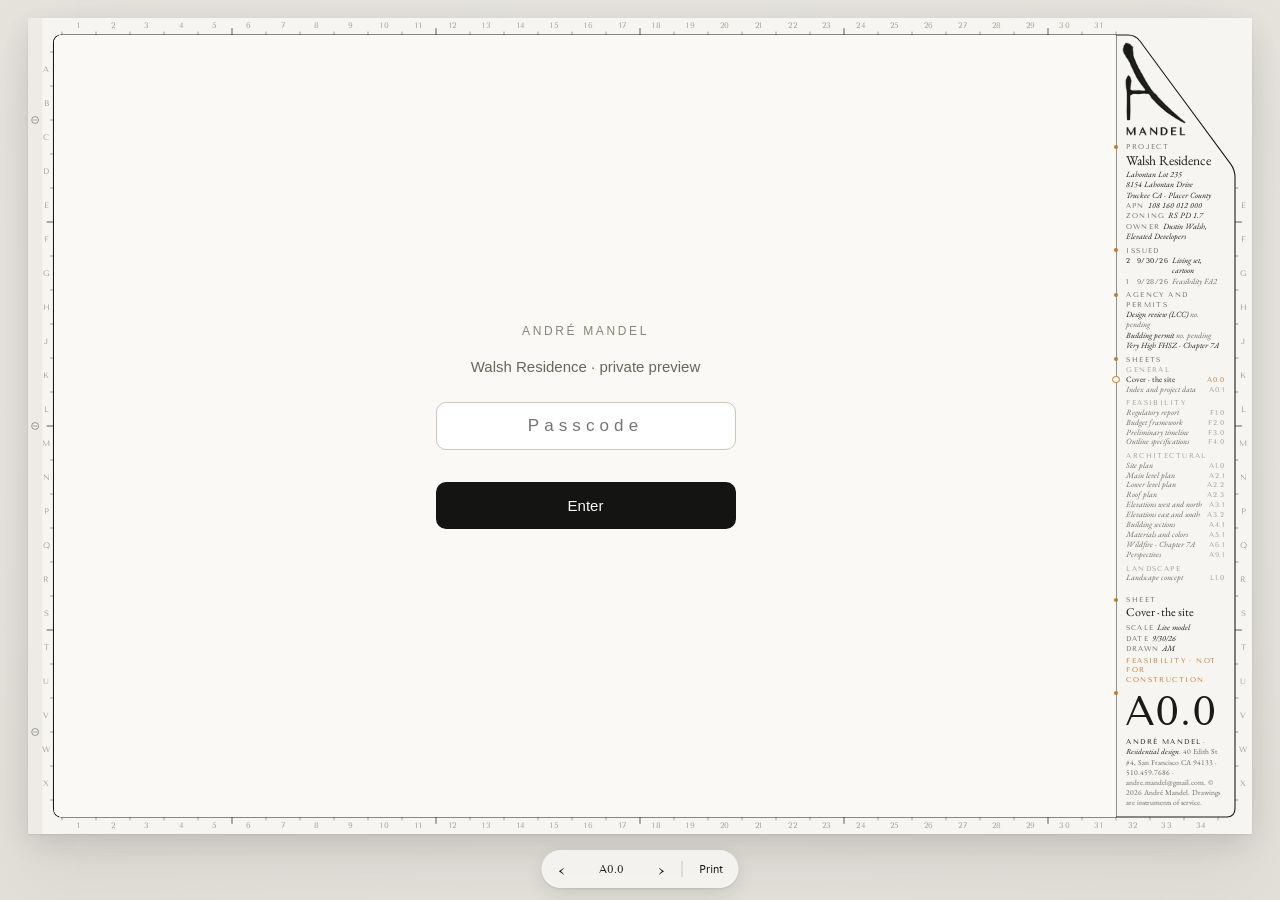
<file: walsh/set/options/tb2-fewer-lines.html>
<!doctype html>
<html lang="en">
<head>
<meta charset="utf-8">
<meta name="viewport" content="width=device-width, initial-scale=1, viewport-fit=cover">
<title>Walsh Living Set</title>
<meta name="description" content="Walsh Residence living plan set, title block option 2, fewer lines. ANDRÉ MANDEL residential design.">
<link rel="preconnect" href="https://fonts.googleapis.com">
<link rel="preconnect" href="https://fonts.gstatic.com" crossorigin>
<link href="https://fonts.googleapis.com/css2?family=EB+Garamond:ital,wght@0,400;0,500;1,400;1,500&family=Tenor+Sans&family=Nothing+You+Could+Do&display=swap" rel="stylesheet">
<style>
:root {
  --paper: #f6f5f1;
  --paper2: #ebe9e3;
  --desk: #e4e2da;
  --ink: #1b1a18;
  --muted: #6c6963;
  --faint: #a19e97;
  --rule: rgba(27,26,24,.2);
  --hair: rgba(27,26,24,.55);
  --accent: #c07a2c;
  --u: 46px;            /* px per inch, set by script */
  --fl: 1;              /* screen floor multiplier, eased down on small windows */
  --zfs: .16px;         /* zone label size in sheet user units */
  --f-cap: 'Tenor Sans', 'Helvetica Neue', Arial, sans-serif;
  --f-serif: 'EB Garamond', Garamond, Georgia, serif;
  --f-hand: 'Nothing You Could Do', 'Bradley Hand', cursive;
}
:root, .sheet, #panel {
  /* type, inches with a screen floor */
  --t-lab: max(calc(9px * var(--fl)), calc(var(--u) * .115));
  --t-val: max(calc(10px * var(--fl)), calc(var(--u) * .15));
  --t-sm: max(calc(9.5px * var(--fl)), calc(var(--u) * .13));
  --t-name: max(calc(17px * var(--fl)), calc(var(--u) * .32));
  --t-sheet: max(calc(15px * var(--fl)), calc(var(--u) * .27));
  --t-num: max(calc(40px * var(--fl)), calc(var(--u) * 1.22));
  --t-note: max(calc(14px * var(--fl)), calc(var(--u) * .34));
  --t-vt: max(calc(10px * var(--fl)), calc(var(--u) * .2));
  --t-vs: max(calc(10.5px * var(--fl)), calc(var(--u) * .2));

}
* { box-sizing: border-box; }
html, body { margin: 0; height: 100%; }
body {
  background: var(--desk);
  color: var(--ink);
  font: 400 15px/1.4 var(--f-serif);
  overflow: hidden;
  -webkit-font-smoothing: antialiased;
  -webkit-tap-highlight-color: transparent;
}
button { font: inherit; color: inherit; background: none; border: 0; padding: 0; cursor: pointer; }
a { color: inherit; text-decoration: none; }

/* ---------- desk and book ---------- */
#desk {
  position: fixed; inset: 0;
  background:
    radial-gradient(120% 90% at 50% 40%, #ecebe5 0%, var(--desk) 70%, #dcd9d0 100%);
}
#book {
  position: absolute;
  left: 50%; top: 0;
  width: calc(var(--u) * 36); height: calc(var(--u) * 24);
  perspective: calc(var(--u) * 90);
}
.sheet {
  position: absolute; left: 0; top: 0;
  width: calc(var(--u) * 36); height: calc(var(--u) * 24);
  background: var(--paper);
  box-shadow: 0 1px 2px rgba(27,26,24,.08), 0 10px 30px rgba(27,26,24,.12), 0 30px 80px rgba(27,26,24,.08);
  transform-origin: 0 50%;
  backface-visibility: hidden;
  visibility: hidden;
  overflow: hidden;
}
.sheet.on { visibility: visible; z-index: 2; }
.sheet.under { visibility: visible; z-index: 1; }
.sheet.turn-out { visibility: visible; z-index: 3; animation: turnOut .78s cubic-bezier(.45,.05,.4,1) forwards; }
.sheet.turn-in { visibility: visible; z-index: 3; animation: turnIn .78s cubic-bezier(.3,.2,.3,1) forwards; }
.sheet::after {
  content: ""; position: absolute; inset: 0; pointer-events: none; opacity: 0;
  background: linear-gradient(90deg, rgba(27,26,24,.0) 0%, rgba(27,26,24,.14) 100%);
}
.sheet.turn-out::after { animation: shade .78s ease-in forwards; }
.sheet.turn-in::after { animation: shade .78s ease-out reverse forwards; }
@keyframes turnOut { 0% { transform: rotateY(0deg); } 100% { transform: rotateY(-96deg); } }
@keyframes turnIn { 0% { transform: rotateY(-96deg); } 100% { transform: rotateY(0deg); } }
@keyframes shade { 0% { opacity: 0; } 100% { opacity: 1; } }
@media (prefers-reduced-motion: reduce) {
  .sheet.turn-out, .sheet.turn-in { animation-duration: .01s; }
}

/* ---------- sheet frame ---------- */
.frame { position: absolute; inset: 0; width: 100%; height: 100%; pointer-events: none; overflow: visible; }
.frame .bd { fill: none; stroke: var(--ink); stroke-width: 1.1; vector-effect: non-scaling-stroke; }
.frame .vr { stroke: var(--ink); stroke-width: .9; vector-effect: non-scaling-stroke; }
.frame .tk { stroke: var(--hair); stroke-width: .7; vector-effect: non-scaling-stroke; }
.frame .tk.l { stroke: var(--ink); }
.frame .zl { font-family: var(--f-cap); font-size: var(--zfs); fill: var(--faint); letter-spacing: .02px; }
.frame .bind { fill: var(--paper2); opacity: .75; }
.frame .post { fill: var(--paper); stroke: var(--hair); stroke-width: .8; vector-effect: non-scaling-stroke; }
.frame .slot { stroke: var(--hair); stroke-width: .8; vector-effect: non-scaling-stroke; }

/* ---------- drawing area ---------- */
.draw {
  position: absolute;
  left: calc(var(--u) * .75); top: calc(var(--u) * .5);
  width: calc(var(--u) * 31.25); height: calc(var(--u) * 23);
  border-radius: calc(var(--u) * .25) 0 0 calc(var(--u) * .25);
  overflow: hidden;
}
.model { position: absolute; inset: 0; }
.model iframe { position: absolute; inset: 0; width: 100%; height: 100%; border: 0; display: block; background: var(--paper); }
.model .still { display: none; position: absolute; inset: 0; width: 100%; height: 100%; object-fit: cover; }
.model .cap {
  position: absolute; left: calc(var(--u) * .6); bottom: calc(var(--u) * .5);
  pointer-events: none;
}

.views { position: absolute; inset: 0; }
.view { position: absolute; }
.view .box {
  position: absolute; inset: 0;
  border: 1px dashed rgba(27,26,24,.42);
  border-radius: calc(var(--u) * .28);
}
.vt {
  position: absolute; left: 0; top: calc(100% + var(--u) * .22);
  display: grid; grid-template-columns: auto 1fr; column-gap: calc(var(--u) * .2); align-items: center;
  white-space: nowrap;
}
.vt .bub {
  grid-row: span 2;
  width: max(calc(22px * var(--fl)), calc(var(--u) * .56)); height: max(calc(22px * var(--fl)), calc(var(--u) * .56));
  border: 1px solid var(--ink); border-radius: 50%;
  display: grid; place-items: center;
  font: 400 var(--t-vt)/1 var(--f-cap);
}
.vt .vtt { font: 400 var(--t-vt)/1.15 var(--f-cap); letter-spacing: .16em; text-transform: uppercase; }
.vt .vts { font: italic 400 var(--t-vs)/1.15 var(--f-serif); color: var(--muted); }
.note {
  position: absolute; transform: translateY(-50%);
  font: 400 var(--t-note)/1.1 var(--f-hand); color: #3b3935;
  white-space: nowrap; pointer-events: none;
}
.leader { position: absolute; inset: 0; width: 100%; height: 100%; overflow: visible; pointer-events: none; }
.leader path { fill: none; stroke: rgba(27,26,24,.6); stroke-width: .8; vector-effect: non-scaling-stroke; }
.dot {
  position: absolute; width: max(calc(6px * var(--fl)), calc(var(--u) * .13)); height: max(calc(6px * var(--fl)), calc(var(--u) * .13));
  margin: calc(max(calc(6px * var(--fl)), calc(var(--u) * .13)) / -2) 0 0 calc(max(calc(6px * var(--fl)), calc(var(--u) * .13)) / -2);
  border-radius: 50%; background: var(--accent);
}

/* A0.1 index and project data */
.dx { position: absolute; }
.dx h3 { margin: 0 0 calc(var(--u) * .3); font: 400 max(calc(10px * var(--fl)), calc(var(--u) * .17))/1.2 var(--f-cap); letter-spacing: .2em; text-transform: uppercase; color: var(--muted); }
.mx { width: 100%; border-collapse: collapse; }
.mx td, .mx th { padding: 0; height: max(calc(19px * var(--fl)), calc(var(--u) * .5)); vertical-align: middle; }
.mx th { font: 400 max(calc(9px * var(--fl)), calc(var(--u) * .13))/1 var(--f-cap); letter-spacing: .16em; text-transform: uppercase; color: var(--muted); text-align: left; }
.mx th.c, .mx td.c { text-align: center; width: max(calc(38px * var(--fl)), calc(var(--u) * 1.3)); }
.mx .g td { padding-top: calc(var(--u) * .3); height: auto; font: 400 max(calc(9px * var(--fl)), calc(var(--u) * .14))/1.2 var(--f-cap); letter-spacing: .22em; text-transform: uppercase; color: var(--accent); }
.mx .no { font: 400 max(calc(10px * var(--fl)), calc(var(--u) * .19))/1 var(--f-cap); letter-spacing: .08em; width: max(calc(46px * var(--fl)), calc(var(--u) * 1.4)); }
.mx .ti { font: italic 400 max(calc(11px * var(--fl)), calc(var(--u) * .24))/1.15 var(--f-serif); }
.mx .sc { font: italic 400 max(calc(10px * var(--fl)), calc(var(--u) * .19))/1.15 var(--f-serif); color: var(--muted); width: max(calc(90px * var(--fl)), calc(var(--u) * 3)); }
.mx .pip { display: inline-block; width: max(calc(6px * var(--fl)), calc(var(--u) * .13)); height: max(calc(6px * var(--fl)), calc(var(--u) * .13)); border-radius: 50%; background: var(--ink); }
.mx .pip.new { background: var(--accent); }
.mx tr.row { cursor: pointer; }
.mx tr.row:hover .ti { color: var(--accent); }
.pd { display: grid; grid-template-columns: max-content 1fr; column-gap: calc(var(--u) * .45); row-gap: calc(var(--u) * .2); align-items: baseline; }
.pd dt { font: 400 max(calc(9px * var(--fl)), calc(var(--u) * .13))/1.3 var(--f-cap); letter-spacing: .16em; text-transform: uppercase; color: var(--muted); }
.pd dd { margin: 0; font: italic 400 max(calc(11px * var(--fl)), calc(var(--u) * .22))/1.3 var(--f-serif); }
.pd dd.big { font: 400 max(calc(16px * var(--fl)), calc(var(--u) * .42))/1.1 var(--f-serif); }

/* ---------- title block ---------- */
.tb {
  position: absolute;
  left: calc(var(--u) * 32); top: calc(var(--u) * .5);
  width: calc(var(--u) * 3.5); height: calc(var(--u) * 23);
}
.tb .lock { position: absolute; display: block; user-select: none; -webkit-user-drag: none; }
.tbc {
  position: absolute; left: calc(var(--u) * .3); right: calc(var(--u) * .3);
  bottom: calc(var(--u) * .28);
  display: flex; flex-direction: column;
}
.sec { position: relative; flex: none; }
.sec + .sec { margin-top: calc(var(--u) * .12); }
.sec.dat::before {
  content: ""; position: absolute;
  left: calc(var(--u) * -.3 - max(calc(5px * var(--fl)), calc(var(--u) * .1)) / 2);
  top: calc(var(--t-lab) * .65 - max(calc(5px * var(--fl)), calc(var(--u) * .1)) / 2);
  width: max(calc(5px * var(--fl)), calc(var(--u) * .1)); height: max(calc(5px * var(--fl)), calc(var(--u) * .1));
  border-radius: 50%; background: var(--accent);
}
.lab { display: block; font: 400 var(--t-lab)/1.3 var(--f-cap); letter-spacing: .2em; text-transform: uppercase; color: var(--muted); }
.val { font: italic 400 var(--t-val)/1.3 var(--f-serif); }
.sm { font: 400 var(--t-sm)/1.32 var(--f-serif); color: var(--muted); }
.il { font: 400 var(--t-lab)/1 var(--f-cap); letter-spacing: .16em; text-transform: uppercase; color: var(--muted); margin-right: .45em; font-style: normal; }
.pname { font: 400 var(--t-name)/1.05 var(--f-serif); margin: .12em 0 .1em; }
.line { display: block; }
.iss { list-style: none; margin: 0; padding: 0; }
.iss li { display: grid; grid-template-columns: 1.3em 4.4em 1fr; align-items: baseline; font: italic 400 var(--t-val)/1.3 var(--f-serif); color: var(--muted); }
.iss li:first-child { color: var(--ink); }
.iss .n, .iss .d { font: 400 var(--t-lab)/1 var(--f-cap); letter-spacing: .08em; font-style: normal; }
.pend { color: var(--muted); }
.idx { flex: 1 1 auto; min-height: 0; margin-top: calc(var(--u) * .3); }
.toc { list-style: none; margin: 0; padding: 0; }
.toc .gh { font: 400 var(--t-lab)/1.3 var(--f-cap); letter-spacing: .2em; text-transform: uppercase; color: var(--faint); margin-top: .55em; }
.toc .gh:first-child { margin-top: .15em; }
.toc a {
  position: relative; display: grid; grid-template-columns: 1fr auto; column-gap: .6em; align-items: baseline;
  font: italic 400 var(--t-val)/1.2 var(--f-serif); color: var(--muted);
  padding: .02em 0;
}
.toc a .n { font: 400 var(--t-lab)/1 var(--f-cap); letter-spacing: .1em; font-style: normal; color: var(--faint); }
.toc a:hover { color: var(--ink); }
.toc a:hover .n { color: var(--ink); }
.toc a.cur { color: var(--ink); font-style: normal; }
.toc a.cur .n { color: var(--accent); }
.toc a.cur::before {
  content: ""; position: absolute;
  left: calc(var(--u) * -.3 - max(calc(9px * var(--fl)), calc(var(--u) * .19)) / 2);
  top: 50%; margin-top: calc(max(calc(9px * var(--fl)), calc(var(--u) * .19)) / -2);
  width: max(calc(9px * var(--fl)), calc(var(--u) * .19)); height: max(calc(9px * var(--fl)), calc(var(--u) * .19));
  border-radius: 50%; box-sizing: border-box; border: 1.5px solid var(--accent); background: var(--paper);
}
.stamp { display: grid; grid-template-columns: 1fr auto; column-gap: calc(var(--u) * .12); align-items: start; }
.stamp .lab { grid-column: 1 / -1; }
.stamp .seal { grid-column: 2; grid-row: 2 / span 2; }
.colo { font: 400 var(--t-sm)/1.34 var(--f-serif); color: var(--muted); }
.colo b { font: 400 var(--t-lab)/1 var(--f-cap); letter-spacing: .2em; color: var(--ink); font-weight: 400; }
.colo i { color: var(--ink); }
.seal {
  width: max(calc(40px * var(--fl)), calc(var(--u) * .86)); height: max(calc(40px * var(--fl)), calc(var(--u) * .86));
  border-radius: 50%; border: 1.2px dotted rgba(27,26,24,.38);
  display: grid; place-items: center; text-align: center;
  font: 400 max(calc(7px * var(--fl)), calc(var(--u) * .085))/1.25 var(--f-cap); letter-spacing: .14em; color: var(--faint); text-transform: uppercase;
}
.stitle { font: 400 var(--t-sheet)/1.12 var(--f-serif); margin: .1em 0 .25em; }
.meta { display: flex; flex-wrap: wrap; column-gap: .9em; row-gap: 0; }
.meta span:first-child { flex-basis: 100%; }
.meta > span { font: italic 400 var(--t-val)/1.3 var(--f-serif); white-space: nowrap; }
.status { margin-top: .35em; font: 400 var(--t-lab)/1.3 var(--f-cap); letter-spacing: .2em; text-transform: uppercase; color: var(--accent); }
.snum { font: 400 var(--t-num)/1 var(--f-cap); letter-spacing: .02em; margin: .06em 0 0 -.04em; white-space: nowrap; }
.snum small { font-size: .22em; letter-spacing: .2em; color: var(--muted); margin-left: .5em; vertical-align: .35em; }
.copy { font: italic 400 max(calc(9px * var(--fl)), calc(var(--u) * .11))/1.3 var(--f-serif); color: var(--muted); margin-top: .5em; }

/* ---------- floating control ---------- */
#ctl {
  position: fixed; left: 50%; bottom: 12px; transform: translateX(-50%);
  display: flex; align-items: center; gap: 2px;
  background: rgba(246,245,241,.92); border-radius: 999px;
  box-shadow: 0 1px 2px rgba(27,26,24,.1), 0 6px 18px rgba(27,26,24,.1);
  padding: 4px; z-index: 20;
  font: 400 11px/1 var(--f-cap); letter-spacing: .16em; text-transform: uppercase;
}
#ctl button { height: 30px; min-width: 32px; padding: 0 12px; border-radius: 999px; color: var(--ink); }
#ctl button:hover { background: var(--paper2); }
#ctl .arw { font: 400 18px/1 var(--f-serif); padding: 0 10px; }
#ctl #cNum { min-width: 64px; }
#ctl #cNum b { font-weight: 400; }
#ctl .sep { width: 1px; height: 16px; background: var(--rule); margin: 0 2px; }
button:focus-visible, a:focus-visible { outline: 2px solid var(--accent); outline-offset: 2px; }

/* ---------- mobile ---------- */
#strip, #panel, #scrim { display: none; }
@media screen {
  html.mobile body { background: var(--paper); }
  html.mobile #desk { background: var(--paper); }
  html.mobile #ctl { display: none; }
  html.mobile #book { left: 0 !important; top: 0 !important; width: 100vw; height: calc(100dvh - 64px - env(safe-area-inset-bottom, 0px)); perspective: 2400px; }
  html.mobile .sheet { width: 100%; height: 100%; box-shadow: none; }
  html.mobile .frame, html.mobile .tb { display: none; }
  html.mobile .draw { left: 0; top: 0; width: 100%; height: 100%; border-radius: 0; overflow: auto; -webkit-overflow-scrolling: touch; }
  html.mobile .views { position: static; padding: 20px 16px 36px; display: flex; flex-direction: column; gap: 70px; }
  html.mobile .views .shead { display: block; }
  html.mobile .view { position: relative; left: auto !important; top: auto !important; width: 100% !important; height: auto !important; aspect-ratio: var(--ar); }
  html.mobile .vt { top: calc(100% + 10px); }
  html.mobile .model .cap { left: 16px; bottom: 16px; }
  html.mobile .dx { position: static; width: auto !important; }
  html.mobile .a01 { padding: 20px 16px 40px; display: flex; flex-direction: column; gap: 40px; }
  html.mobile .a01 .view { aspect-ratio: auto; }
  html.mobile .mx .sc { display: none; }
  html.mobile .a01 .note, html.mobile .a01 .leader, html.mobile .a01 .dot { display: none; }
  html.mobile #strip {
    display: grid; grid-template-columns: auto auto 1fr auto; align-items: center; column-gap: 12px;
    position: fixed; left: 0; right: 0; bottom: 0; z-index: 30;
    height: calc(64px + env(safe-area-inset-bottom, 0px)); padding: 0 12px env(safe-area-inset-bottom, 0px) 14px;
    background: var(--paper); box-shadow: 0 -1px 0 var(--rule), 0 -8px 24px rgba(27,26,24,.06);
  }
  html.mobile #strip img { height: 38px; width: auto; display: block; }
  html.mobile #strip .sn { font: 400 22px/1 var(--f-cap); letter-spacing: .04em; }
  html.mobile #strip .st { font: italic 400 15px/1.2 var(--f-serif); white-space: nowrap; overflow: hidden; text-overflow: ellipsis; min-width: 0; }
  html.mobile #strip .st small { display: block; font: 400 9px/1.3 var(--f-cap); font-style: normal; letter-spacing: .2em; color: var(--accent); text-transform: uppercase; }
  html.mobile #strip button { height: 40px; padding: 0 14px; border-radius: 999px; background: var(--paper2); font: 400 11px/1 var(--f-cap); letter-spacing: .18em; text-transform: uppercase; }
  html.mobile #scrim { display: block; position: fixed; inset: 0; z-index: 38; background: rgba(27,26,24,.18); opacity: 0; pointer-events: none; transition: opacity .3s ease; }
  html.mobile #panel {
    display: block; position: fixed; left: 0; right: 0; bottom: 0; z-index: 40;
    max-height: 84dvh; overflow: auto; background: var(--paper);
    border-radius: 16px 16px 0 0; box-shadow: 0 -10px 40px rgba(27,26,24,.16);
    transform: translateY(105%); transition: transform .38s cubic-bezier(.3,.2,.2,1);
    padding: 22px 24px calc(28px + env(safe-area-inset-bottom, 0px)) 34px;
    --u: 46px;
  }
  html.mobile.panel-open #panel { transform: none; }
  html.mobile.panel-open #scrim { opacity: 1; pointer-events: auto; }
  html.mobile #panel .phead { display: flex; justify-content: space-between; align-items: center; margin-bottom: 14px; }
  html.mobile #panel .phead img { height: 64px; width: auto; }
  html.mobile #panel .phead button { font: 400 11px/1 var(--f-cap); letter-spacing: .18em; text-transform: uppercase; padding: 10px 12px; border-radius: 999px; background: var(--paper2); }
  html.mobile #panel .sec + .sec { margin-top: 18px; }
  html.mobile #panel .sec.dat::before { left: -18px; }
  html.mobile #panel .toc a.cur::before { left: -22px; }
  html.mobile #panel .toc a { padding: 6px 0; }
}
.shead { display: none; font: 400 11px/1.3 var(--f-cap); letter-spacing: .2em; text-transform: uppercase; color: var(--muted); }
.shead b { display: block; font: 400 26px/1.1 var(--f-serif); letter-spacing: 0; text-transform: none; color: var(--ink); margin-top: 4px; }

/* ---------- print ---------- */
@page { size: 36in 24in; margin: 0; }
@media print {
  html { --u: 96px !important; --zfs: .115px !important; }
  .sheet { --fl: 1 !important; }
  html, body { height: auto; overflow: visible; background: #fff; }
  #desk { position: static; background: none; }
  #book { position: static; transform: none !important; width: 36in; height: auto; perspective: none; }
  .sheet {
    position: relative; visibility: visible !important; transform: none !important; animation: none !important;
    width: 36in; height: 24in; box-shadow: none; break-after: page; page-break-after: always;
    -webkit-print-color-adjust: exact; print-color-adjust: exact;
  }
  .sheet:last-child { break-after: auto; page-break-after: auto; }
  .sheet::after { display: none; }
  .model iframe { display: none; }
  .model .still { display: block; }
  #ctl, #strip, #panel, #scrim { display: none !important; }
}

/* architect of record removed from all project documentation (9/30/26) */
[class*="stamp"],.seal{display:none !important}
</style>
</head>
<body>
<div id="desk"><div id="book" aria-live="polite"></div></div>

<nav id="ctl" aria-label="Sheet controls">
  <button class="arw" id="cPrev" aria-label="Previous sheet">&#8249;</button>
  <button id="cNum" aria-label="Current sheet"><b>A0.0</b></button>
  <button class="arw" id="cNext" aria-label="Next sheet">&#8250;</button>
  <span class="sep" aria-hidden="true"></span>
  <button id="cPrint" aria-label="Print the set">Print</button>
</nav>

<div id="strip" role="navigation" aria-label="Sheet">
  <img src="../../marks/am10_mark.webp" alt="ANDRÉ MANDEL">
  <span class="sn" id="mNum">A0.0</span>
  <span class="st" id="mTitle">Cover</span>
  <button id="mIdx" aria-expanded="false" aria-controls="panel">Index</button>
</div>
<div id="scrim"></div>
<aside id="panel" aria-label="Title block"></aside>

<script>
/* =====================================================================
   SET DATA. Everything the set shows lives here. Later agents extend
   this object: add issuances (newest last, the page sorts), add sheets
   to a group, give a sheet views [{t, s, x, y, w, h}] in sheet inches
   (x from the sheet's left edge, y from its top) or a layout name,
   and one handwritten note.
   ===================================================================== */
const SET = {
  firm: {
    name: 'ANDRÉ MANDEL',
    kind: 'Residential design',
    address: ['40 Edith St #4', 'San Francisco CA 94133'],
    phone: '510.459.7686',
    email: 'andre.mandel@gmail.com',
    lockup: '../../marks/am10_lockup.webp',
    mark: '../../marks/am10_mark.webp'
  },
  project: {
    name: 'Walsh Residence',
    lot: 'Lahontan Lot 235',
    street: '8154 Lahontan Drive',
    city: 'Truckee CA',
    apn: '108 160 012 000',
    zoning: 'RS PD 1.7',
    county: 'Placer County',
    owner: 'Dustin Walsh, Elevated Developers'
  },
  agency: [
    { k: 'Lahontan design review (LCC)', tb: 'Design review (LCC)', v: 'no.', p: 'pending' },
    { k: 'Placer County building permit', tb: 'Building permit', v: 'no.', p: 'pending' },
    { k: 'Very High FHSZ · Chapter 7A' }
  ],
  architect: { name: '', role: 'Architect of record', note: 'Stamp at design review submittal' },
  drawnBy: 'AM',
  status: 'Feasibility · not for construction',
  statusShort: 'Not for construction',
  copyright: '© 2026 André Mandel. Drawings are instruments of service.',
  issuances: [
    { no: 1, date: '9/28/26', for: 'Feasibility FA2' },
    { no: 2, date: '9/30/26', for: 'Living set, cartoon' }
  ],
  model: { src: '../../?sheet', still: '../../preview-house.jpg' },
  groups: [
    { name: 'General', sheets: [
      { no: 'A0.0', title: 'Cover · the site', short: 'Cover · the site', idx: 'Cover · the site (live model)', scale: 'Live model', issued: [2], kind: 'model' },
      { no: 'A0.1', title: 'Sheet index and project data', short: 'Index and project data', scale: 'None', issued: [2], kind: 'index',
        note: { view: 0, text: 'the set grows with each issue', tx: .5, ty: .8, ax: .955, ay: .655 } }
    ]},
    { name: 'Feasibility', sheets: [
      { no: 'F1.0', title: 'Regulatory report', scale: 'As noted', issued: [2], layout: 'bigSide',
        views: [{ t: 'Zoning and design review', s: 'not to scale' }, { t: 'Height envelope', s: '1/8 in = 1 ft' }, { t: 'Setbacks and easements', s: '1/16 in = 1 ft' }],
        note: { view: 1, text: 'every roof under 30 ft', tx: .1, ty: .2, ax: .55, ay: .62 } },
      { no: 'F2.0', title: 'Budget framework', scale: 'None', issued: [2], layout: 'threeCol',
        views: [{ t: 'Cost by system', s: 'not to scale' }, { t: 'Allowances', s: 'not to scale' }, { t: 'Contingency and fees', s: 'not to scale' }],
        note: { view: 0, text: 'a framework, not a bid', tx: .2, ty: .12, ax: .5, ay: .42 } },
      { no: 'F3.0', title: 'Preliminary timeline', scale: 'None', issued: [2], layout: 'twoRow',
        views: [{ t: 'Design and approvals', s: 'not to scale' }, { t: 'Construction sequence', s: 'not to scale' }],
        note: { view: 0, text: 'LCC meets the 2nd Wednesday', tx: .62, ty: .2, ax: .42, ay: .6 } },
      { no: 'F4.0', title: 'Outline specifications', scale: 'None', issued: [2], layout: 'twoCol',
        views: [{ t: 'Shell and structure', s: 'divisions 01 to 07' }, { t: 'Openings and finishes', s: 'divisions 08 to 33' }],
        note: { view: 0, text: 'cedar, dark steel, board form concrete', tx: .12, ty: .14, ax: .3, ay: .45 } }
    ]},
    { name: 'Architectural', sheets: [
      { no: 'A1.0', title: 'Site plan', scale: '1/8 in = 1 ft', issued: [2], layout: 'bigSide',
        views: [{ t: 'Site plan', s: '1/8 in = 1 ft' }, { t: 'Vicinity', s: 'not to scale' }, { t: 'Site data', s: 'not to scale' }],
        note: { view: 0, text: 'keep the signature tree', tx: .58, ty: .22, ax: .44, ay: .5 } },
      { no: 'A2.1', title: 'Main level plan', scale: '3/16 in = 1 ft', issued: [2], layout: 'bigSide',
        views: [{ t: 'Main level plan', s: '3/16 in = 1 ft' }, { t: 'Key plan', s: '1/32 in = 1 ft' }, { t: 'Plan notes', s: 'not to scale' }],
        note: { view: 0, text: 'approach from the west', tx: .2, ty: .16, ax: .05, ay: .52 } },
      { no: 'A2.2', title: 'Lower level plan', scale: '3/16 in = 1 ft', issued: [2], layout: 'bigSide',
        views: [{ t: 'Lower level plan', s: '3/16 in = 1 ft' }, { t: 'Key plan', s: '1/32 in = 1 ft' }, { t: 'Plan notes', s: 'not to scale' }],
        note: { view: 0, text: 'one step down with the grade', tx: .56, ty: .2, ax: .72, ay: .56 } },
      { no: 'A2.3', title: 'Roof plan', scale: '3/16 in = 1 ft', issued: [2], layout: 'bigSide',
        views: [{ t: 'Roof plan', s: '3/16 in = 1 ft' }, { t: 'Roof heights', s: '1/32 in = 1 ft' }, { t: 'Drainage and snow', s: 'not to scale' }],
        note: { view: 0, text: 'every roof under 30 ft', tx: .58, ty: .18, ax: .78, ay: .5 } },
      { no: 'A3.1', title: 'Elevations west and north', scale: '3/16 in = 1 ft', issued: [2], layout: 'twoRow',
        views: [{ t: 'West elevation', s: '3/16 in = 1 ft' }, { t: 'North elevation', s: '3/16 in = 1 ft' }],
        note: { view: 0, text: 'approach from the west', tx: .66, ty: .22, ax: .5, ay: .62 } },
      { no: 'A3.2', title: 'Elevations east and south', scale: '3/16 in = 1 ft', issued: [2], layout: 'twoRow',
        views: [{ t: 'East elevation', s: '3/16 in = 1 ft' }, { t: 'South elevation', s: '3/16 in = 1 ft' }],
        note: { view: 0, text: 'clerestory at the fold', tx: .64, ty: .22, ax: .46, ay: .5 } },
      { no: 'A4.1', title: 'Building sections', scale: '3/16 in = 1 ft', issued: [2], layout: 'threeRow',
        views: [{ t: 'Section at the living wing', s: '3/16 in = 1 ft' }, { t: 'Section at the bridge', s: '3/16 in = 1 ft' }, { t: 'Section at the south wing', s: '3/16 in = 1 ft' }],
        note: { view: 0, text: 'the tip sits at max height', tx: .66, ty: .28, ax: .82, ay: .7 } },
      { no: 'A5.1', title: 'Exterior materials and colors', short: 'Materials and colors', scale: 'None', issued: [2], layout: 'grid6',
        views: [{ t: 'Roof', s: 'standing seam, dark' }, { t: 'Soffits', s: 'deep cedar' }, { t: 'Fascia and columns', s: 'dark steel' },
                { t: 'Walls', s: 'warm plaster' }, { t: 'Chimneys', s: 'board form concrete' }, { t: 'Terraces', s: 'stone and decking' }],
        note: { view: 1, text: 'cedar, dark steel, board form concrete', tx: .08, ty: .2, ax: .4, ay: .56 } },
      { no: 'A6.1', title: 'Wildfire hardening · Chapter 7A', short: 'Wildfire · Chapter 7A', scale: 'As noted', issued: [2], layout: 'bigSide',
        views: [{ t: 'Defensible space plan', s: '1/16 in = 1 ft' }, { t: 'Vents and eaves', s: '1 1/2 in = 1 ft' }, { t: 'Glazing and decks', s: '1 1/2 in = 1 ft' }],
        note: { view: 0, text: 'Very High FHSZ, full 7A', tx: .56, ty: .2, ax: .4, ay: .55 } },
      { no: 'A9.1', title: 'Perspectives', scale: 'None', issued: [2], layout: 'perspectives',
        views: [{ t: 'Arrival from the west', s: 'perspective' }, { t: 'The rear court', s: 'perspective' }, { t: 'The living room tip', s: 'perspective' }],
        note: { view: 0, text: 'greet the arrival', tx: .6, ty: .18, ax: .44, ay: .5 } }
    ]},
    { name: 'Landscape', sheets: [
      { no: 'L1.0', title: 'Landscape concept', scale: '1/8 in = 1 ft', issued: [2], layout: 'bigSide',
        views: [{ t: 'Landscape concept', s: '1/8 in = 1 ft' }, { t: 'Plant palette', s: 'not to scale' }, { t: 'Zone 0 and pines', s: 'not to scale' }],
        note: { view: 0, text: 'keep the signature tree', tx: .6, ty: .2, ax: .46, ay: .48 } }
    ]}
  ]
};

/* ---------- geometry (inches) ---------- */
const G = {
  W: 36, H: 24, L: .75, T: .5, R: 35.5, B: 23.5, rad: .25,
  tbX: 32, pad: .3,
  lockS: .0053,            /* inches per lockup px */
  lockTop: .72,            /* top of the brushed stroke */
  gap: .28,                /* perpendicular gap, roof stroke to the cut */
  slope: .738,             /* dx/dy of the roof stroke, 53.6 degrees */
  env: 41,                 /* stroke envelope x = env + slope * y, lockup px, measured at the top knob */
  fillet: .22
};
(function () {
  G.X0 = G.tbX + G.pad - 26 * G.lockS;            /* lockup post left edge on the text column */
  G.Y0 = G.lockTop - 2 * G.lockS;
  const aEnv = G.X0 + G.env * G.lockS - G.slope * G.Y0;
  G.aCut = aEnv + Math.hypot(1, G.slope) * G.gap;  /* cut line: x = aCut + slope * y */
  G.cutX = G.aCut + G.slope * G.T;                 /* where the cut leaves the top edge */
  G.cutY = (G.R - G.aCut) / G.slope;               /* where it meets the right edge */
  G.lockBottom = G.Y0 + 518 * G.lockS;
})();

const LETTERS = 'ABCDEFGHJKLMNPQRSTUVWXYZ';
const SHEETS = [];
SET.groups.forEach(g => g.sheets.forEach(s => { s.group = g.name; SHEETS.push(s); }));

/* ---------- layouts, sheet inches ---------- */
const LAYOUTS = {
  bigSide: [[1.6, 1.3, 21.6, 18.6], [24.4, 1.3, 6.8, 7.4], [24.4, 11.1, 6.8, 8.8]],
  twoRow:  [[1.6, 1.3, 29.6, 8.2], [1.6, 11.8, 29.6, 8.2]],
  threeRow:[[1.6, 1.3, 29.6, 5.0], [1.6, 8.3, 29.6, 5.0], [1.6, 15.3, 29.6, 5.0]],
  threeCol:[[1.6, 1.3, 9.2, 18.6], [11.8, 1.3, 9.2, 18.6], [22.0, 1.3, 9.2, 18.6]],
  twoCol:  [[1.6, 1.3, 14.3, 18.6], [16.9, 1.3, 14.3, 18.6]],
  grid6:   [[1.6, 1.3, 9.2, 7.8], [11.8, 1.3, 9.2, 7.8], [22.0, 1.3, 9.2, 7.8],
            [1.6, 11.9, 9.2, 7.8], [11.8, 11.9, 9.2, 7.8], [22.0, 11.9, 9.2, 7.8]],
  perspectives: [[1.6, 1.3, 18.4, 18.6], [21.0, 1.3, 10.2, 7.9], [21.0, 12.0, 10.2, 7.9]]
};

/* ---------- helpers ---------- */
const $ = (s, r = document) => r.querySelector(s);
const esc = s => String(s).replace(/[&<>"]/g, c => ({ '&': '&amp;', '<': '&lt;', '>': '&gt;', '"': '&quot;' }[c]));
const inch = v => `calc(var(--u) * ${+v.toFixed(4)})`;
const issuedSorted = () => SET.issuances.slice().sort((a, b) => b.no - a.no);
function sheetDate(s) {
  const nos = s.issued || [];
  const iss = SET.issuances.filter(i => nos.includes(i.no)).sort((a, b) => b.no - a.no)[0];
  return iss ? iss.date : '';
}

/* ---------- frame svg (shared) ---------- */
function framePath() {
  const { L, T, R, B, rad, slope, fillet: f } = G;
  const cx = G.cutX, cy = G.cutY;
  const ux = slope / Math.hypot(1, slope), uy = 1 / Math.hypot(1, slope); /* unit vector down the cut */
  const p = [];
  p.push(`M ${L + rad} ${T}`);
  p.push(`L ${cx - f} ${T}`);
  p.push(`Q ${cx} ${T} ${cx + ux * f} ${T + uy * f}`);
  p.push(`L ${R - ux * f} ${cy - uy * f}`);
  p.push(`Q ${R} ${cy} ${R} ${cy + f}`);
  p.push(`L ${R} ${B - rad}`);
  p.push(`Q ${R} ${B} ${R - rad} ${B}`);
  p.push(`L ${L + rad} ${B}`);
  p.push(`Q ${L} ${B} ${L} ${B - rad}`);
  p.push(`L ${L} ${T + rad}`);
  p.push(`Q ${L} ${T} ${L + rad} ${T}`);
  return p.join(' ');
}
let FRAME = '';
function buildFrame() {
  const { L, T, R, B } = G;
  let s = `<svg class="frame" viewBox="0 0 36 24" preserveAspectRatio="none" aria-hidden="true">`;
  /* binding strip and screw posts */
  s += `<rect class="bind" x="0" y="0" width=".42" height="24"/>`;
  [3, 12, 21].forEach(y => {
    s += `<circle class="post" cx=".21" cy="${y}" r=".1"/><line class="slot" x1=".15" y1="${y}" x2=".27" y2="${y}"/>`;
  });
  s += `<path class="bd" d="${framePath()}"/>`;
  s += `<line class="vr" x1="${G.tbX}" y1="${T}" x2="${G.tbX}" y2="${B}"/>`;
  /* ticks across (top, bottom) */
  for (let x = 1; x <= 35; x++) {
    const long = x % 6 === 0, len = long ? .2 : .1, c = long ? 'tk l' : 'tk';
    if (x < G.cutX - G.fillet - .05) s += `<line class="${c}" x1="${x}" y1="${T}" x2="${x}" y2="${T - len}"/>`;
    s += `<line class="${c}" x1="${x}" y1="${B}" x2="${x}" y2="${B + len}"/>`;
  }
  for (let n = 1; n <= 34; n++) {
    const x = n + .5;
    if (x < G.cutX - .35) s += `<text class="zl" x="${x}" y="${T - .2}" text-anchor="middle">${n}</text>`;
    s += `<text class="zl" x="${x}" y="${B + .33}" text-anchor="middle">${n}</text>`;
  }
  /* ticks down (left, right) */
  for (let y = 1; y <= 23; y++) {
    const long = y % 6 === 0, len = long ? .2 : .1, c = long ? 'tk l' : 'tk';
    s += `<line class="${c}" x1="${L}" y1="${y}" x2="${L - len}" y2="${y}"/>`;
    if (y > G.cutY + G.fillet + .05) s += `<line class="${c}" x1="${R}" y1="${y}" x2="${R + len}" y2="${y}"/>`;
  }
  for (let k = 1; k <= 22; k++) {
    const y = k + .5, ch = LETTERS[k - 1];
    s += `<text class="zl" x="${L - .2}" y="${y}" text-anchor="middle" dominant-baseline="central">${ch}</text>`;
    if (y > G.cutY + .35) s += `<text class="zl" x="${R + .25}" y="${y}" text-anchor="middle" dominant-baseline="central">${ch}</text>`;
  }
  s += `</svg>`;
  FRAME = s;
}

/* ---------- title block sections ---------- */
function tocHTML(cur) {
  let h = '<ol class="toc">';
  SET.groups.forEach(g => {
    h += `<li class="gh">${esc(g.name)}</li>`;
    g.sheets.forEach(s => {
      h += `<li><a href="#${s.no}" data-go="${s.no}" class="${s.no === cur.no ? 'cur' : ''}"${s.no === cur.no ? ' aria-current="page"' : ''}><span>${esc(s.short || s.title)}</span><span class="n">${s.no}</span></a></li>`;
    });
  });
  return h + '</ol>';
}
function tbTopHTML() {
  const p = SET.project;
  return `
  <div class="sec dat">
    <span class="lab">Project</span>
    <div class="pname">${esc(p.name)}</div>
    <span class="val line">${esc(p.lot)}</span>
    <span class="val line">${esc(p.street)}</span>
    <span class="val line">${esc(p.city)} · ${esc(p.county)}</span>
    <span class="val line"><span class="il">APN</span>${esc(p.apn)}</span>
    <span class="val line"><span class="il">Zoning</span>${esc(p.zoning)}</span>
    <span class="val line"><span class="il">Owner</span>${esc(p.owner)}</span>
  </div>
  <div class="sec dat">
    <span class="lab">Issued</span>
    <ol class="iss">${issuedSorted().map(i => `<li><span class="n">${i.no}</span><span class="d">${esc(i.date)}</span><span>${esc(i.for)}</span></li>`).join('')}</ol>
  </div>
  <div class="sec dat">
    <span class="lab">Agency and permits</span>
    ${SET.agency.map(a => `<span class="val line">${esc(a.tb || a.k)}${a.v ? ` <span class="pend">${esc(a.v)} ${esc(a.p)}</span>` : ''}</span>`).join('')}
  </div>`;
}
function colophon() {
  const f = SET.firm;
  return `<b>${esc(f.name)}</b> · <i>${esc(f.kind)}</i>. ${f.address.map(esc).join(', ')} · ${esc(f.phone)} · ${esc(f.email)}. ${esc(SET.copyright)}`;
}
function tbBottomHTML(s) {
  const a = SET.architect;
  return `
  <div class="sec dat stamp">
    <span class="lab">${esc(a.role)}</span>
    <span class="val line">${esc(a.name)}</span>
    <div class="seal" aria-label="Stamp area">Stamp</div>
    <span class="sm line">${esc(a.note)}</span>
  </div>
  <div class="sec dat">
    <span class="lab">Sheet</span>
    <div class="stitle">${esc(s.title)}</div>
    <div class="meta"><span><span class="il">Scale</span>${esc(s.scale)}</span><span><span class="il">Date</span>${esc(sheetDate(s))}</span><span><span class="il">Drawn</span>${esc(SET.drawnBy)}</span></div>
    <div class="status">${esc(SET.status)}</div>
  </div>
  <div class="sec dat">
    <div class="snum" aria-label="Sheet number">${s.no}</div>
  </div>
  <div class="sec colo">${colophon()}</div>`;
}
function titleBlockHTML(s) {
  const w = 357 * G.lockS, x = G.X0 - G.tbX, y = G.Y0 - G.T;
  return `<div class="tb">
    <img class="lock" src="${SET.firm.lockup}" alt="ANDRÉ MANDEL" style="left:${inch(x)};top:${inch(y)};width:${inch(w)}">
    <div class="tbc" style="top:${inch(G.lockBottom - G.T + .2)}">
      ${tbTopHTML()}
      <div class="sec dat idx"><span class="lab">Sheets</span>${tocHTML(s)}</div>
      ${tbBottomHTML(s)}
    </div>
  </div>`;
}

/* ---------- drawing area ---------- */
function viewHTML(v, i, sheet) {
  const x = v.x - G.L, y = v.y - G.T;
  let h = `<div class="view" style="left:${inch(x)};top:${inch(y)};width:${inch(v.w)};height:${inch(v.h)};--ar:${(v.w / v.h).toFixed(4)}">`;
  h += `<div class="box"></div>`;
  const n = sheet.note;
  if (n && n.view === i) h += noteHTML(n);
  h += `<div class="vt"><span class="bub">${i + 1}</span><span class="vtt">${esc(v.t)}</span><span class="vts">${esc(v.s)}</span></div>`;
  return h + '</div>';
}
function noteHTML(n) {
  const sx = n.tx * 100 - .8, sy = n.ty * 100;
  const ex = n.ax * 100, ey = n.ay * 100;
  const cx = sx + (ex - sx) * .15, cy = ey - (ey - sy) * .15;
  return `<svg class="leader" viewBox="0 0 100 100" preserveAspectRatio="none" aria-hidden="true"><path d="M ${sx.toFixed(2)} ${sy.toFixed(2)} Q ${cx.toFixed(2)} ${cy.toFixed(2)} ${ex.toFixed(2)} ${ey.toFixed(2)}"/></svg>
    <span class="dot" style="left:${(n.ax * 100).toFixed(2)}%;top:${(n.ay * 100).toFixed(2)}%"></span>
    <span class="note" style="left:${(n.tx * 100).toFixed(2)}%;top:${(n.ty * 100).toFixed(2)}%">${esc(n.text)}</span>`;
}
function cartoonHTML(s) {
  const L = LAYOUTS[s.layout] || [];
  const views = (s.views || []).map((v, i) => {
    const r = L[i] || [1.6, 1.3, 10, 8];
    return Object.assign({ x: r[0], y: r[1], w: r[2], h: r[3] }, v);
  });
  return `<div class="views"><div class="shead">${esc(s.group)} · ${s.no}<b>${esc(s.title)}</b></div>${views.map((v, i) => viewHTML(v, i, s)).join('')}</div>`;
}
function modelHTML(s) {
  return `<div class="model">
    <iframe data-src="${SET.model.src}" title="Live 3D model of the Walsh Residence on Lahontan Lot 235" loading="eager" allow="fullscreen; accelerometer; gyroscope"></iframe>
    <img class="still" src="${SET.model.still}" alt="Walsh Residence model view">
  </div>`;
}
function indexSheetHTML(s) {
  const iss = SET.issuances.slice().sort((a, b) => a.no - b.no);
  const newest = Math.max(...iss.map(i => i.no));
  let rows = '';
  SET.groups.forEach(g => {
    rows += `<tr class="g"><td colspan="${3 + iss.length}">${esc(g.name)}</td></tr>`;
    g.sheets.forEach(t => {
      rows += `<tr class="row" data-go="${t.no}"><td class="no">${t.no}</td><td class="ti">${esc(t.idx || t.title)}</td><td class="sc">${esc(t.scale)}</td>` +
        iss.map(i => `<td class="c">${(t.issued || []).includes(i.no) ? `<span class="pip${i.no === newest ? ' new' : ''}"></span>` : ''}</td>`).join('') + `</tr>`;
    });
  });
  const head = `<tr><th>Sheet</th><th>Title</th><th>Scale</th>${iss.map(i => `<th class="c">${i.no}<br>${esc(i.date)}</th>`).join('')}</tr>`;
  const p = SET.project, a = SET.architect;
  const pd = [
    ['Project', `<dd class="big">${esc(p.name)}</dd>`],
    ['Site', `<dd>${esc(p.lot)}<br>${esc(p.street)}, ${esc(p.city)}</dd>`],
    ['APN', `<dd>${esc(p.apn)}</dd>`],
    ['Zoning', `<dd>${esc(p.zoning)}</dd>`],
    ['Jurisdiction', `<dd>${esc(p.county)}</dd>`],
    ['Owner', `<dd>${esc(p.owner)}</dd>`],
    ['Scope', `<dd>New single family residence, feasibility study</dd>`],
    ['Design review', `<dd>Lahontan design review (LCC), no. pending</dd>`],
    ['Building permit', `<dd>Placer County, no. pending</dd>`],
    ['Wildfire', `<dd>Very High FHSZ · Chapter 7A</dd>`],
    ['Designer', `<dd>${esc(SET.firm.name)}, ${esc(SET.firm.kind.toLowerCase())}</dd>`]
  ].map(([k, v]) => `<dt>${k}</dt>${v}`).join('');
  const issList = issuedSorted().map(i => `<dt>No. ${i.no}</dt><dd>${esc(i.date)} · ${esc(i.for)}</dd>`).join('');
  const V = [[1.6, 1.3, 17.2, 19.2], [20.4, 1.3, 10.8, 12.4], [20.4, 15.6, 10.8, 4.9]];
  const pos = r => `left:${inch(r[0] - G.L)};top:${inch(r[1] - G.T)};width:${inch(r[2])};height:${inch(r[3])};--ar:auto`;
  const vt = (n, t, sc) => `<div class="vt"><span class="bub">${n}</span><span class="vtt">${t}</span><span class="vts">${sc}</span></div>`;
  const n = s.note;
  return `<div class="views a01"><div class="shead">${esc(s.group)} · ${s.no}<b>${esc(s.title)}</b></div>
    <div class="view dx" style="${pos(V[0])}">
      <table class="mx"><thead>${head}</thead><tbody>${rows}</tbody></table>
      ${n ? noteHTML(n) : ''}
      ${vt(1, 'Sheet index', `${SHEETS.length} sheets · ${iss.length} issues`)}
    </div>
    <div class="view dx" style="${pos(V[1])}">
      <dl class="pd">${pd}</dl>
      ${vt(2, 'Project data', 'as of ' + esc(issuedSorted()[0].date))}
    </div>
    <div class="view dx" style="${pos(V[2])}">
      <dl class="pd">${issList}</dl>
      ${vt(3, 'Issuances', 'newest first')}
    </div>
  </div>`;
}
function sheetHTML(s) {
  let d = '';
  if (s.kind === 'model') d = modelHTML(s);
  else if (s.kind === 'index') d = indexSheetHTML(s);
  else d = cartoonHTML(s);
  return `${FRAME}<div class="draw">${d}</div>${titleBlockHTML(s)}`;
}

/* ---------- build ---------- */
buildFrame();
const book = $('#book');
const els = SHEETS.map((s, i) => {
  const el = document.createElement('section');
  el.className = 'sheet';
  el.id = 'sheet-' + s.no;
  el.setAttribute('aria-label', `Sheet ${s.no}, ${s.title}`);
  el.innerHTML = sheetHTML(s);
  book.appendChild(el);
  return el;
});

/* ---------- fit ---------- */
let U = 46;
function isMobile() { return innerWidth < 760 || innerHeight > innerWidth * 1.05; }
function fit() {
  const mob = isMobile();
  document.documentElement.classList.toggle('mobile', mob);
  if (mob) { layoutPanel(); return; }
  const padX = 28, padTop = 18, padBot = 58;
  U = Math.max(8, Math.min((innerWidth - padX * 2) / 36, (innerHeight - padTop - padBot) / 24));
  const root = document.documentElement.style;
  root.setProperty('--u', U + 'px');
  root.setProperty('--zfs', (Math.max(7.5, U * .115) / U) + 'px');
  const w = 36 * U, h = 24 * U;
  book.style.left = ((innerWidth - w) / 2) + 'px';
  book.style.top = Math.max(padTop, (innerHeight - padBot - h) / 2 + 4) + 'px';
  els.forEach(snapTitleBlock);
}
/* snap each title block section so its datum dot lands on the half inch grid */
function snapTitleBlock(el) {
  const tbc = el.querySelector('.tbc'); if (!tbc) return;
  const secs = [...tbc.children];
  const idx = tbc.querySelector('.idx');
  const over = () => idx.scrollHeight > idx.clientHeight + 1;
  secs.forEach(x => x.style.marginTop = '');
  el.style.removeProperty('--fl');
  /* too tall for this window: ease the px floors down until the index fits */
  let fl = 1;
  while (over() && fl > .55) { fl -= .05; el.style.setProperty('--fl', fl.toFixed(2)); }
  /* datum dots of the upper sections land on the quarter inch grid */
  const u = parseFloat(getComputedStyle(document.documentElement).getPropertyValue('--u')) || U;
  const top0 = el.getBoundingClientRect().top;
  const labOff = parseFloat(getComputedStyle(secs[0].querySelector('.lab')).fontSize) * .65;
  for (let k = 0; k < secs.length && secs[k - 1] !== idx; k++) {
    const sec = secs[k];
    const cur = (sec.getBoundingClientRect().top - top0 + labOff) / u;
    const snap = Math.ceil(cur * 4 - .04) / 4;
    const base = (parseFloat(getComputedStyle(sec).marginTop) || 0) / u;
    sec.style.marginTop = `calc(var(--u) * ${(base + snap - cur).toFixed(4)})`;
  }
  if (over()) secs.forEach(x => x.style.marginTop = '');
}

/* ---------- navigation ---------- */
let cur = -1, busy = null;
function indexOf(no) { return SHEETS.findIndex(s => s.no.toLowerCase() === String(no).toLowerCase()); }
function loadModel(el) {
  const f = el.querySelector('iframe[data-src]');
  if (f && !f.src) f.src = f.dataset.src;
}
function settle() {
  if (!busy) return;
  clearTimeout(busy.t);
  busy.els.forEach(e => e.classList.remove('turn-out', 'turn-in', 'under'));
  els.forEach((e, i) => e.classList.toggle('on', i === cur));
  busy = null;
}
function go(i, opts = {}) {
  i = Math.max(0, Math.min(SHEETS.length - 1, i));
  if (i === cur) return;
  settle();
  const prev = cur; cur = i;
  const nEl = els[i], oEl = els[prev];
  loadModel(nEl);
  const reduce = matchMedia('(prefers-reduced-motion: reduce)').matches;
  if (prev < 0 || opts.instant || reduce) {
    els.forEach((e, k) => e.classList.toggle('on', k === i));
  } else if (i > prev) {
    nEl.classList.add('under');
    oEl.classList.remove('on'); oEl.classList.add('turn-out');
    busy = { els: [nEl, oEl], t: setTimeout(settle, 800) };
  } else {
    oEl.classList.remove('on'); oEl.classList.add('under');
    nEl.classList.add('turn-in');
    busy = { els: [nEl, oEl], t: setTimeout(settle, 800) };
  }
  const s = SHEETS[i];
  $('#cNum b').textContent = s.no;
  $('#mNum').textContent = s.no;
  $('#mTitle').innerHTML = `${esc(s.title)}<small>${esc(SET.statusShort)}</small>`;
  $('#cPrev').disabled = i === 0; $('#cNext').disabled = i === SHEETS.length - 1;
  document.title = `${s.no} ${s.title} · Walsh Living Set`;
  if (location.hash.slice(1) !== s.no) history.replaceState(null, '', '#' + s.no);
  if (document.documentElement.classList.contains('mobile')) layoutPanel();
}
const next = () => go(cur + 1), prev = () => go(cur - 1);

/* ---------- mobile panel ---------- */
function layoutPanel() {
  const s = SHEETS[Math.max(cur, 0)];
  $('#panel').innerHTML = `<div class="phead"><img src="${SET.firm.lockup}" alt="ANDRÉ MANDEL"><button id="pClose">Close</button></div>
    <div class="sec dat idx"><span class="lab">Sheets</span>${tocHTML(s)}</div>
    ${tbTopHTML()}${tbBottomHTML(s)}`;
}
function panel(open) {
  document.documentElement.classList.toggle('panel-open', open);
  $('#mIdx').setAttribute('aria-expanded', open ? 'true' : 'false');
}

/* ---------- events ---------- */
document.addEventListener('click', e => {
  const g = e.target.closest('[data-go]');
  if (g) { e.preventDefault(); panel(false); go(indexOf(g.dataset.go)); return; }
  if (e.target.closest('#pClose')) panel(false);
});
$('#cPrev').onclick = prev; $('#cNext').onclick = next;
$('#cPrint').onclick = () => window.print();
$('#cNum').onclick = () => go(1);
$('#mIdx').onclick = () => panel(!document.documentElement.classList.contains('panel-open'));
$('#scrim').onclick = () => panel(false);
addEventListener('keydown', e => {
  if (e.metaKey || e.ctrlKey || e.altKey) return;
  if (['ArrowRight', 'ArrowDown', 'PageDown'].includes(e.key)) { e.preventDefault(); next(); }
  else if (['ArrowLeft', 'ArrowUp', 'PageUp'].includes(e.key)) { e.preventDefault(); prev(); }
  else if (e.key === 'Home') go(0);
  else if (e.key === 'End') go(SHEETS.length - 1);
  else if (e.key === 'Escape') panel(false);
});
let tx0 = null, ty0 = 0;
addEventListener('touchstart', e => { if (e.touches.length === 1) { tx0 = e.touches[0].clientX; ty0 = e.touches[0].clientY; } }, { passive: true });
addEventListener('touchend', e => {
  if (tx0 === null) return;
  const t = e.changedTouches[0], dx = t.clientX - tx0, dy = t.clientY - ty0; tx0 = null;
  if (document.documentElement.classList.contains('panel-open')) return;
  if (Math.abs(dx) > 55 && Math.abs(dx) > Math.abs(dy) * 1.4) (dx < 0 ? next : prev)();
}, { passive: true });
addEventListener('hashchange', () => { const i = indexOf(location.hash.slice(1)); if (i >= 0) go(i); });
addEventListener('resize', fit);
addEventListener('beforeprint', () => { settle(); els.forEach(snapTitleBlock); });
addEventListener('afterprint', fit);

/* ---------- start ---------- */
fit();
go(Math.max(0, indexOf(decodeURIComponent(location.hash.slice(1)))), { instant: true });
if (document.fonts && document.fonts.ready) document.fonts.ready.then(fit);
</script>
</body>
</html>
</file>
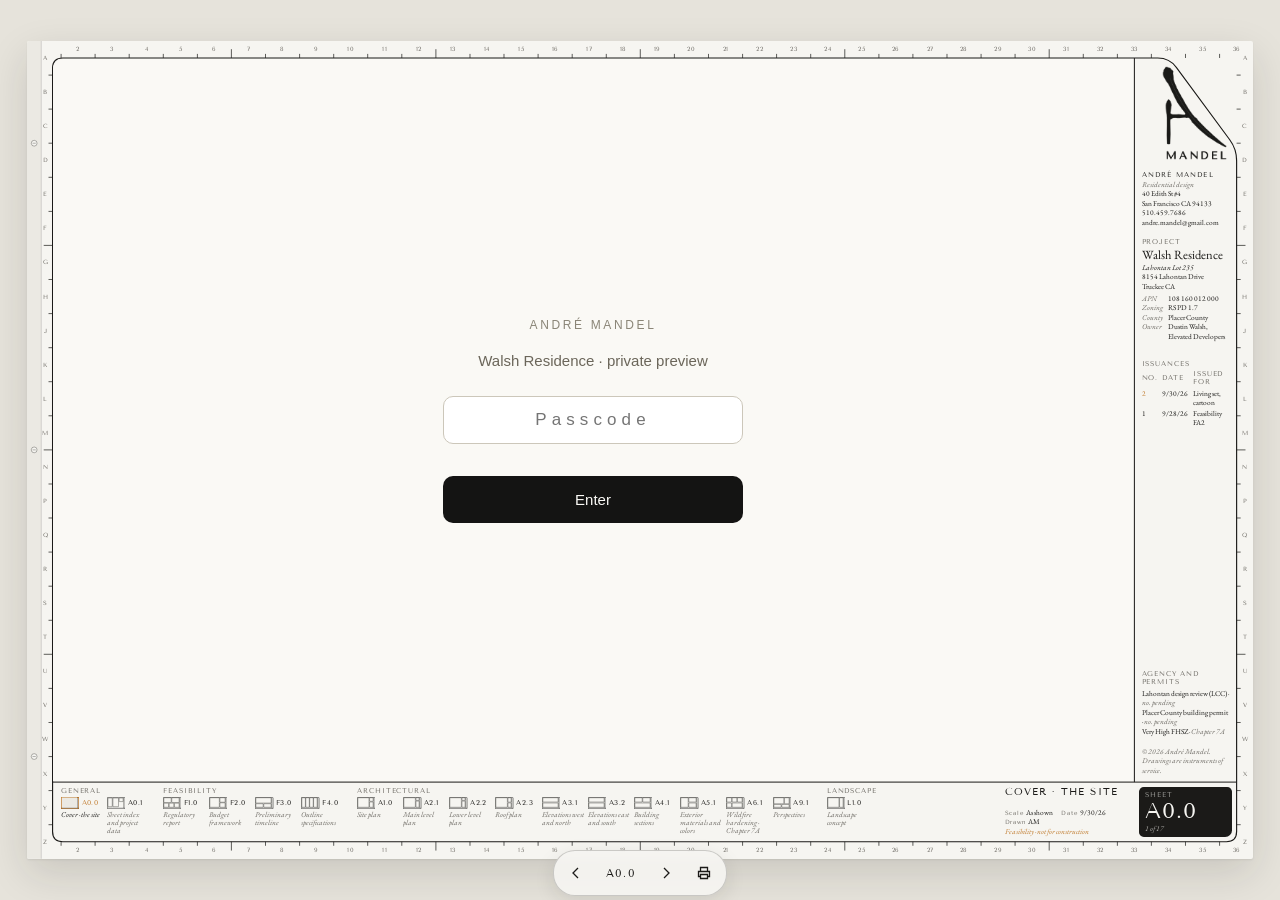
<file: walsh/set/options/tb3-corner-band.html>
<!doctype html>
<html lang="en">
<head>
<meta charset="utf-8">
<meta name="viewport" content="width=device-width,initial-scale=1,viewport-fit=cover">
<title>Walsh Living Set</title>
<meta name="description" content="Walsh Residence living plan set, title block option 3, corner and band. ANDRÉ MANDEL.">
<meta name="robots" content="noindex,nofollow">
<meta name="theme-color" content="#e6e3db">
<link rel="icon" type="image/png" sizes="32x32" href="../../favicon-32.png">
<link rel="preconnect" href="https://fonts.googleapis.com">
<link rel="preconnect" href="https://fonts.gstatic.com" crossorigin>
<link href="https://fonts.googleapis.com/css2?family=EB+Garamond:ital,wght@0,400;0,500;1,400;1,500&family=Tenor+Sans&family=Nothing+You+Could+Do&display=swap" rel="stylesheet">
<style>
  :root {
    --paper: #f6f5f1; --paper2: #ebe9e3; --desk: #e6e3db;
    --ink: #1b1a18; --muted: #6c6963; --rule: rgba(27,26,24,.2); --faint: rgba(27,26,24,.09);
    --accent: #c07a2c;
    --f-title: 'Tenor Sans', 'Helvetica Neue', Arial, sans-serif;
    --f-serif: 'EB Garamond', Garamond, Georgia, serif;
    --f-hand: 'Nothing You Could Do', 'Bradley Hand', cursive;
  }
  * { box-sizing: border-box; }
  html, body { margin: 0; height: 100%; }
  body { background: var(--desk); color: var(--ink); font-family: var(--f-serif); overflow: hidden;
         -webkit-font-smoothing: antialiased; -webkit-tap-highlight-color: transparent; }
  button { font: inherit; color: inherit; }

  /* ---------- desk and stack ---------- */
  #desk { position: fixed; inset: 0; overflow: hidden; touch-action: pan-y; }
  #stack { position: absolute; }
  .sheet { position: absolute; inset: 0; background: var(--paper); overflow: hidden;
           backface-visibility: hidden; -webkit-backface-visibility: hidden; }
  body.desk .sheet { box-shadow: 0 1px 2px rgba(27,26,24,.08), 0 14px 40px rgba(27,26,24,.14); border-radius: 2px; }
  .sheet.leaf { z-index: 2; }
  .sheet .turnshade { position: absolute; inset: 0; pointer-events: none; opacity: 0;
    background: linear-gradient(90deg, rgba(27,26,24,.0), rgba(27,26,24,.22)); }
  #live { position: absolute; z-index: 3; overflow: hidden; background: transparent; visibility: hidden;
          backface-visibility: hidden; -webkit-backface-visibility: hidden; }
  #live iframe { position: absolute; inset: 0; width: 100%; height: 100%; border: 0; display: block; background: transparent; }

  /* type scale: inch sizes with a px floor that eases down on small windows */
  .sheet { --fl: min(1px, calc(var(--in) / 46)); }   /* below 46 px per inch the sheet scales as one drawing */
  .sheet.m { --in: 60px; }
  .m table.dat { font-size: 13px; }
  .sheet .t-data  { font-size: max(calc(10 * var(--fl)), calc(var(--in) * .13)); line-height: 1.28; }
  .sheet .t-lab   { font: 400 max(calc(9 * var(--fl)), calc(var(--in) * .095))/1.25 var(--f-title);
                    letter-spacing: .14em; text-transform: uppercase; color: var(--muted); }
  .sheet .t-caps  { font-family: var(--f-title); letter-spacing: .12em; text-transform: uppercase; }
  .sheet .t-it    { font-style: italic; }
  .sheet .t-mut   { color: var(--muted); }

  /* ---------- SVG linework ---------- */
  .lines { position: absolute; inset: 0; width: 100%; height: 100%; overflow: visible; pointer-events: none; }
  .lines .hair { fill: none; stroke: var(--ink); }
  .lines .soft { fill: none; stroke: var(--rule); }
  .lines .tick { stroke: var(--ink); }
  .lines .view { fill: none; stroke: rgba(27,26,24,.55); }
  .lines .leader { fill: none; stroke: var(--ink); }
  .lines .dot { fill: var(--accent); }
  .lines text { font-family: var(--f-title); fill: var(--muted); }
  .lines .post { fill: var(--paper); stroke: rgba(27,26,24,.45); }

  /* ---------- title block, right column ---------- */
  .logo { position: absolute; display: block; user-select: none; -webkit-user-drag: none; }
  .col { position: absolute; display: flex; flex-direction: column; }
  .col .blk + .blk { margin-top: calc(var(--in) * .32); }
  .col .t-lab { margin-bottom: calc(var(--in) * .06); }
  .col .firmname { font-family: var(--f-title); letter-spacing: .16em; text-transform: uppercase; }
  .col .pname { font: 400 max(calc(17 * var(--fl)), calc(var(--in) * .34))/1.05 var(--f-serif); margin: 0 0 calc(var(--in) * .04); }
  .col .kv { display: grid; grid-template-columns: auto 1fr; column-gap: .8em; margin-top: calc(var(--in) * .08); }
  .col .kv dt { color: var(--muted); font-style: italic; }
  .col .kv dd { margin: 0; }
  .col .grow { flex: 1; }
  .col .copy { color: var(--muted); font-style: italic; }
  table.iss { border-collapse: collapse; width: 100%; }
  table.iss th { text-align: left; font-weight: 400; padding: 0 .6em .25em 0; }
  table.iss td { padding: .08em .6em .08em 0; vertical-align: top; }
  table.iss td:first-child, table.iss th:first-child { width: 1.7em; }
  table.iss tr.new td { color: var(--ink); }
  table.iss tr.new td:first-child { color: var(--accent); }

  /* ---------- bottom band ---------- */
  .band { position: absolute; }
  .idx { position: absolute; display: flex; align-items: stretch; }
  .grp { display: flex; flex-direction: column; min-width: 0; }
  .grp + .grp { margin-left: var(--ggap); }
  .grp .t-lab { white-space: nowrap; margin-bottom: calc(var(--in) * .05); }
  .grp .cells { display: flex; flex: 1; }
  .cell { width: var(--cw); flex: none; padding: 0 calc(var(--in) * .1) 0 0; border: 0; background: none; text-align: left;
          cursor: pointer; display: flex; flex-direction: column; align-items: flex-start; min-width: 0; }
  .cell .fr { display: flex; align-items: center; gap: calc(var(--in) * .07); }
  .cell svg { display: block; flex: none; }
  .cell .fr rect.pg { fill: var(--paper); stroke: rgba(27,26,24,.5); }
  .cell .fr rect.vw { fill: none; stroke: rgba(27,26,24,.35); }
  .cell .fr rect.md { fill: var(--paper2); stroke: none; }
  .cell .no { font-family: var(--f-title); letter-spacing: .06em; white-space: nowrap; }
  .cell .ti { color: var(--muted); font-style: italic; margin-top: calc(var(--in) * .045); line-height: 1.08;
              display: -webkit-box; -webkit-line-clamp: 3; -webkit-box-orient: vertical; overflow: hidden; }
  @media (hover: hover) {
    .cell:hover .ti, .cell:hover .no { color: var(--ink); }
    .cell:hover .fr rect.pg { stroke: var(--ink); }
    table.dat tr.row:hover td { color: var(--accent); }
  }
  .cell.on .no { color: var(--accent); }
  .cell.on .ti { color: var(--ink); }
  .cell.on .fr rect.pg { stroke: var(--accent); stroke-width: 1.6; }
  .cell:focus-visible { outline: 1px solid var(--accent); outline-offset: 2px; }

  .stamp { position: absolute; display: flex; align-items: center; }
  .stamp .seal { flex: none; border-radius: 50%; border: 1px dashed rgba(27,26,24,.5); display: grid; place-items: center;
                 text-align: center; color: var(--muted); }
  .stamp .txt { padding-left: calc(var(--in) * .16); min-width: 0; }
  .stitle { position: absolute; display: flex; flex-direction: column; justify-content: space-between; }
  .stitle .nm { font: 400 max(calc(13 * var(--fl)), calc(var(--in) * .2))/1.12 var(--f-title); letter-spacing: .12em; text-transform: uppercase; }
  .stitle .meta { display: flex; flex-wrap: wrap; column-gap: 1.1em; }
  .stitle .meta b { font-weight: 400; font-family: var(--f-title); font-size: .82em; letter-spacing: .14em; color: var(--muted); margin-right: .35em; }
  .stitle .status { color: var(--accent); font-style: italic; }
  .snum { position: absolute; background: var(--ink); color: var(--paper); display: flex; flex-direction: column;
          justify-content: space-between; }
  .snum .t-lab { color: rgba(246,245,241,.62); }
  .snum .big { font: 400 max(calc(30 * var(--fl)), calc(var(--in) * .66))/1 var(--f-title); letter-spacing: .04em; }
  .snum .of { font-style: italic; color: rgba(246,245,241,.7); }

  /* ---------- drawing field ---------- */
  .field { position: absolute; }
  .poster { position: absolute; inset: 0; width: 100%; height: 100%; object-fit: cover; display: block; }
  .bub { position: absolute; display: flex; align-items: center; gap: calc(var(--in) * .12); white-space: nowrap; }
  .bub .c { flex: none; width: max(calc(19 * var(--fl)), calc(var(--in) * .36)); height: max(calc(19 * var(--fl)), calc(var(--in) * .36));
            border: 1px solid var(--ink); border-radius: 50%; display: grid; place-items: center; font-family: var(--f-title); }
  .bub .tt { font-family: var(--f-title); letter-spacing: .12em; text-transform: uppercase; }
  .bub .sc { font-style: italic; color: var(--muted); }
  .note { position: absolute; font: 400 max(calc(15 * var(--fl)), calc(var(--in) * .3))/1.15 var(--f-hand); color: var(--ink); white-space: nowrap; }

  /* A0.1 real content */
  .blockx { position: absolute; }
  .blockx .hero { font: 400 max(calc(30 * var(--fl)), calc(var(--in) * .78))/1 var(--f-serif); margin: 0; }
  .blockx .sub { font: italic 400 max(calc(14 * var(--fl)), calc(var(--in) * .28))/1.2 var(--f-serif); color: var(--muted); margin: calc(var(--in) * .08) 0 calc(var(--in) * .4); }
  table.dat { border-collapse: collapse; width: 100%; }
  table.dat th { text-align: left; font-weight: 400; padding: 0 1em calc(var(--in) * .08) 0; vertical-align: bottom; }
  table.dat td { padding: calc(var(--in) * .035) 1em calc(var(--in) * .035) 0; vertical-align: top; }
  table.dat td.k { color: var(--muted); font-style: italic; white-space: nowrap; }
  table.dat tr.g td { padding-top: calc(var(--in) * .2); }
  table.dat tr.row { cursor: pointer; }
  table.dat td.no { font-family: var(--f-title); letter-spacing: .06em; white-space: nowrap; }
  table.dat td.mk { text-align: center; color: var(--accent); }
  table.dat th.mk { text-align: center; }

  /* ---------- floating control ---------- */
  #ctl { position: fixed; z-index: 20; display: flex; gap: 2px; align-items: center; padding: 4px;
         background: rgba(246,245,241,.92); border: 1px solid var(--rule); border-radius: 22px;
         box-shadow: 0 6px 20px rgba(27,26,24,.1); backdrop-filter: blur(6px); }
  #ctl.v { flex-direction: column; }
  #ctl button { border: 0; background: none; cursor: pointer; min-width: 36px; height: 36px; border-radius: 18px;
                display: grid; place-items: center; padding: 0 8px; }
  #ctl button:hover { background: var(--paper2); }
  #ctl .cur { font: 400 11px/1 var(--f-title); letter-spacing: .1em; min-width: 50px; }
  #ctl svg { width: 16px; height: 16px; stroke: var(--ink); fill: none; stroke-width: 1.3; }
  #ctl button:focus-visible { outline: 1px solid var(--accent); }

  /* ---------- mobile ---------- */
  body.mob { background: var(--paper); }
  .m { display: flex; flex-direction: column; }
  .m .mfield { position: relative; flex: 1; margin: 10px 10px 0; min-height: 0; }
  .m .mclip { position: absolute; inset: 0; overflow: hidden; }
  .m .mscroll { position: absolute; inset: 0; overflow-y: auto; -webkit-overflow-scrolling: touch; padding: 18px 16px 28px; }
  .m .mframe { position: absolute; inset: 0; width: 100%; height: 100%; pointer-events: none; overflow: visible; }
  .m .mframe path { fill: none; stroke: var(--ink); stroke-width: 1; }
  .m .mhead { padding-right: 34px; margin-bottom: 14px; }
  .m .mhead .k { font: 400 9px/1.3 var(--f-title); letter-spacing: .16em; text-transform: uppercase; color: var(--muted); }
  .m .mnote { display: flex; gap: 8px; align-items: baseline; font: 400 18px/1.2 var(--f-hand); margin: 8px 0 4px; }
  .m .mnote i { width: 7px; height: 7px; border-radius: 50%; background: var(--accent); flex: none; transform: translateY(-2px); }
  .m .mview { margin: 0 0 18px; }
  .m .mview .bx { border: 1px dashed rgba(27,26,24,.5); border-radius: 8px; width: 100%; }
  .m .mview .bub { position: static; margin-top: 8px; white-space: normal; flex-wrap: wrap; row-gap: 2px; font-size: 11px; }
  .m .mview .bub { gap: 8px; }
  .m .mview .bub .c { width: 20px; height: 20px; font-size: 10px; }
  .m .mstrip { flex: none; display: grid; grid-template-columns: auto auto 1fr auto; align-items: center; gap: 10px;
               padding: 10px 12px calc(env(safe-area-inset-bottom, 0px) + 10px); }
  .m .mstrip img { height: 34px; width: auto; display: block; }
  .m .mstrip .num { font: 400 22px/1 var(--f-title); letter-spacing: .04em; }
  .m .mstrip .ttl { min-width: 0; }
  .m .mstrip .ttl div:first-child { font: 400 10px/1.25 var(--f-title); letter-spacing: .12em; text-transform: uppercase;
               overflow: hidden; display: -webkit-box; -webkit-line-clamp: 2; -webkit-box-orient: vertical; }
  .m .mstrip .ttl div:last-child { font: italic 400 11px/1.3 var(--f-serif); color: var(--muted); white-space: nowrap; overflow: hidden; text-overflow: ellipsis; }
  .m .mstrip .btns { display: flex; gap: 2px; }
  .m .mstrip button { border: 1px solid var(--rule); background: var(--paper); height: 36px; min-width: 36px; border-radius: 18px;
               font: 400 10px/1 var(--f-title); letter-spacing: .12em; text-transform: uppercase; padding: 0 10px; cursor: pointer; }
  .m .mstrip button.ar { border-color: transparent; padding: 0; }
  .m .mstrip svg { width: 15px; height: 15px; stroke: var(--ink); fill: none; stroke-width: 1.4; display: block; }
  .m .mdata table.dat { font-size: 12px; }
  .m .mdata .blk { margin-bottom: 22px; }

  #mIndex { position: fixed; inset: 0; z-index: 40; display: none; background: rgba(27,26,24,.18); }
  #mIndex.open { display: block; }
  #mIndex .pan { position: absolute; left: 0; right: 0; bottom: 0; max-height: 86%; overflow-y: auto; background: var(--paper);
                 border-radius: 16px 16px 0 0; padding: 18px 18px calc(env(safe-area-inset-bottom, 0px) + 22px);
                 box-shadow: 0 -10px 30px rgba(27,26,24,.14); font-size: 14px; }
  #mIndex .hd { display: flex; justify-content: space-between; align-items: center; margin-bottom: 8px; }
  #mIndex .hd img { height: 42px; }
  #mIndex .x { border: 1px solid var(--rule); background: none; border-radius: 18px; height: 36px; padding: 0 14px;
               font: 400 10px/1 var(--f-title); letter-spacing: .14em; text-transform: uppercase; cursor: pointer; }
  #mIndex h3 { font: 400 9px/1.3 var(--f-title); letter-spacing: .16em; text-transform: uppercase; color: var(--muted); margin: 18px 0 6px; }
  #mIndex .it { display: grid; grid-template-columns: 52px 1fr; gap: 10px; width: 100%; text-align: left; border: 0; background: none;
                padding: 9px 0; cursor: pointer; align-items: baseline; }
  #mIndex .it .n { font: 400 12px/1 var(--f-title); letter-spacing: .06em; }
  #mIndex .it .t { font: 400 15px/1.25 var(--f-serif); }
  #mIndex .it.on .n, #mIndex .it.on .t { color: var(--accent); }
  #mIndex p { margin: 0 0 3px; line-height: 1.35; }
  #mIndex .mut { color: var(--muted); font-style: italic; }

  /* ---------- print: 36 x 24 in, one sheet per page ---------- */
  #print { display: none; }
  @page { size: 36in 24in; margin: 0; }
  @media print {
    html, body { background: #fff; overflow: visible; height: auto; }
    #desk, #ctl, #mIndex { display: none !important; }
    #print { display: block; }
    #print .sheet { position: relative; inset: auto; width: 36in; height: 24in; box-shadow: none; border-radius: 0;
                    break-after: page; page-break-after: always; break-inside: avoid; }
    #print .sheet:last-child { break-after: auto; page-break-after: auto; }
    * { -webkit-print-color-adjust: exact; print-color-adjust: exact; }
  }
  @media (prefers-reduced-motion: reduce) { .sheet { transition: none !important; } }

/* architect of record removed from all project documentation (9/30/26) */
[class*="stamp"],.seal{display:none !important}
</style>
</head>
<body>
<div id="desk" aria-live="polite">
  <div id="stack">
    <div id="live" aria-hidden="false"></div>
  </div>
</div>
<nav id="ctl" aria-label="Sheet controls">
  <button type="button" id="cPrev" aria-label="Previous sheet"><svg viewBox="0 0 16 16"><path d="M10 3 5 8l5 5"/></svg></button>
  <button type="button" id="cCur" class="cur" aria-label="Current sheet">A0.0</button>
  <button type="button" id="cNext" aria-label="Next sheet"><svg viewBox="0 0 16 16"><path d="m6 3 5 5-5 5"/></svg></button>
  <button type="button" id="cPrint" aria-label="Print the set at 36 by 24 inches"><svg viewBox="0 0 16 16"><path d="M4.5 6V2.5h7V6M4.5 11.5h-2v-5h11v5h-2M4.5 9.5h7v4h-7z"/></svg></button>
</nav>
<div id="mIndex" role="dialog" aria-modal="true" aria-label="Sheet index and title block"><div class="pan" id="mPan"></div></div>
<div id="print" aria-hidden="true"></div>

<script>
/* =====================================================================
   SET DATA. One object holds the whole set. Extend sheets, views,
   notes and issuances here; the title block and index build from it.
   Geometry is in inches. View and note coordinates are relative to the
   drawing field's top left corner (field is 31.75 wide by 21.25 tall).
   ===================================================================== */
const SET = {
  firm: {
    name: 'ANDRÉ MANDEL', line: 'Residential design',
    address: ['40 Edith St #4', 'San Francisco CA 94133'],
    phone: '510.459.7686', email: 'andre.mandel@gmail.com'
  },
  project: {
    name: 'Walsh Residence', sub: 'Lahontan Lot 235',
    address: ['8154 Lahontan Drive', 'Truckee CA'],
    data: [['APN', '108 160 012 000'], ['Zoning', 'RS PD 1.7'], ['County', 'Placer County'], ['Owner', 'Dustin Walsh, Elevated Developers']]
  },
  agency: [
    ['Lahontan design review (LCC)', 'no. pending'],
    ['Placer County building permit', 'no. pending'],
    ['Very High FHSZ', 'Chapter 7A']
  ],
  issuances: [                       /* append new issuances; newest shows first */
    { no: 1, date: '9/28/26', for: 'Feasibility FA2' },
    { no: 2, date: '9/30/26', for: 'Living set, cartoon' }
  ],
  stamp: { role: 'Architect of record', name: '', when: 'Stamp at design review submittal' },
  status: 'Feasibility · not for construction',
  drawn: 'AM',
  copyright: '© 2026 André Mandel. Drawings are instruments of service.',
  model: { src: '../../?sheet', still: '../../preview-house.jpg' },
  marks: { lockup: '../../marks/am10_lockup.webp', mark: '../../marks/am10_mark.webp' },
  groups: [
    { name: 'General', sheets: [
      { no: 'A0.0', title: 'Cover · the site', scale: 'As shown', kind: 'model', issued: [2] },
      { no: 'A0.1', title: 'Sheet index and project data', scale: 'No scale', kind: 'index', issued: [2],
        note: { t: 'LCC meets the 2nd Wednesday', x: 3.2, y: 17.9, to: [1.2, 15.9] } }
    ]},
    { name: 'Feasibility', sheets: [
      { no: 'F1.0', title: 'Regulatory report', scale: 'As noted', issued: [2],
        views: [
          { n: 1, t: 'Zoning and setbacks', s: '1/16 in = 1 ft', x: .9, y: .9, w: 14.4, h: 9.4 },
          { n: 2, t: 'Height envelope', s: '3/32 in = 1 ft', x: 16.4, y: .9, w: 14.4, h: 9.4 },
          { n: 3, t: 'Design review path', s: 'No scale', x: .9, y: 11.6, w: 9.4, h: 8.0 },
          { n: 4, t: 'Code summary', s: 'No scale', x: 11.2, y: 11.6, w: 9.4, h: 8.0 },
          { n: 5, t: 'Wildfire summary', s: 'No scale', x: 21.4, y: 11.6, w: 9.4, h: 8.0 } ],
        note: { t: 'every roof under 30 ft', x: 24.8, y: 3.0, to: [22.4, 4.9] } },
      { no: 'F2.0', title: 'Budget framework', scale: 'No scale', issued: [2],
        views: [
          { n: 1, t: 'Cost framework', s: 'No scale', x: .9, y: .9, w: 18.6, h: 18.7 },
          { n: 2, t: 'Cost drivers', s: 'No scale', x: 20.6, y: .9, w: 10.2, h: 8.8 },
          { n: 3, t: 'Allowances', s: 'No scale', x: 20.6, y: 10.8, w: 10.2, h: 8.8 } ],
        note: { t: 'the roof is the budget', x: 23.2, y: 5.0, to: [22.0, 3.3] } },
      { no: 'F3.0', title: 'Preliminary timeline', scale: 'No scale', issued: [2],
        views: [
          { n: 1, t: 'Preliminary timeline', s: 'No scale', x: .9, y: .9, w: 29.9, h: 10.4 },
          { n: 2, t: 'Design review calendar', s: 'No scale', x: .9, y: 12.6, w: 14.4, h: 7.0 },
          { n: 3, t: 'Earthwork window', s: 'No scale', x: 16.4, y: 12.6, w: 14.4, h: 7.0 } ],
        note: { t: 'LCC meets the 2nd Wednesday', x: 5.2, y: 15.2, to: [3.4, 16.8] } },
      { no: 'F4.0', title: 'Outline specifications', scale: 'No scale', issued: [2],
        views: [
          { n: 1, t: 'Site and structure', s: 'No scale', x: .9, y: .9, w: 7.0, h: 18.7 },
          { n: 2, t: 'Envelope', s: 'No scale', x: 8.55, y: .9, w: 7.0, h: 18.7 },
          { n: 3, t: 'Interiors', s: 'No scale', x: 16.2, y: .9, w: 7.0, h: 18.7 },
          { n: 4, t: 'Systems', s: 'No scale', x: 23.85, y: .9, w: 7.0, h: 18.7 } ],
        note: { t: 'cedar, dark steel, board form concrete', x: 10.4, y: 6.2, to: [9.6, 4.4] } }
    ]},
    { name: 'Architectural', sheets: [
      { no: 'A1.0', title: 'Site plan', scale: '1/8 in = 1 ft', issued: [2],
        views: [
          { n: 1, t: 'Site plan', s: '1/8 in = 1 ft', x: .9, y: .9, w: 21.8, h: 18.7 },
          { n: 2, t: 'Vicinity map', s: 'No scale', x: 23.8, y: .9, w: 7.0, h: 7.0 },
          { n: 3, t: 'Site data', s: 'No scale', x: 23.8, y: 9.2, w: 7.0, h: 10.4 } ],
        note: { t: 'approach from the west', x: 3.4, y: 3.2, to: [2.2, 8.4] } },
      { no: 'A2.1', title: 'Main level plan', scale: '3/16 in = 1 ft', issued: [2],
        views: [
          { n: 1, t: 'Main level plan', s: '3/16 in = 1 ft', x: .9, y: .9, w: 22.6, h: 18.7 },
          { n: 2, t: 'Key plan', s: 'No scale', x: 24.6, y: .9, w: 6.2, h: 5.2 },
          { n: 3, t: 'Plan notes', s: 'No scale', x: 24.6, y: 7.5, w: 6.2, h: 12.1 } ],
        note: { t: 'keep the signature tree', x: 12.6, y: 7.4, to: [11.4, 9.8] } },
      { no: 'A2.2', title: 'Lower level plan', scale: '3/16 in = 1 ft', issued: [2],
        views: [
          { n: 1, t: 'Lower level plan', s: '3/16 in = 1 ft', x: .9, y: .9, w: 22.6, h: 18.7 },
          { n: 2, t: 'Key plan', s: 'No scale', x: 24.6, y: .9, w: 6.2, h: 5.2 },
          { n: 3, t: 'Plan notes', s: 'No scale', x: 24.6, y: 7.5, w: 6.2, h: 12.1 } ],
        note: { t: 'flex room steps down with the grade', x: 12.2, y: 13.8, to: [17.4, 12.2] } },
      { no: 'A2.3', title: 'Roof plan', scale: '3/16 in = 1 ft', issued: [2],
        views: [
          { n: 1, t: 'Roof plan', s: '3/16 in = 1 ft', x: .9, y: .9, w: 22.6, h: 18.7 },
          { n: 2, t: 'Height diagram', s: 'No scale', x: 24.6, y: .9, w: 6.2, h: 8.6 },
          { n: 3, t: 'Roof notes', s: 'No scale', x: 24.6, y: 11.0, w: 6.2, h: 8.6 } ],
        note: { t: 'every roof under 30 ft', x: 16.2, y: 3.2, to: [15.0, 5.6] } },
      { no: 'A3.1', title: 'Elevations west and north', scale: '3/16 in = 1 ft', issued: [2],
        views: [
          { n: 1, t: 'West elevation', s: '3/16 in = 1 ft', x: .9, y: .9, w: 29.9, h: 8.4 },
          { n: 2, t: 'North elevation', s: '3/16 in = 1 ft', x: .9, y: 11.2, w: 29.9, h: 8.4 } ],
        note: { t: 'approach from the west', x: 21.6, y: 2.2, to: [20.4, 4.3] } },
      { no: 'A3.2', title: 'Elevations east and south', scale: '3/16 in = 1 ft', issued: [2],
        views: [
          { n: 1, t: 'East elevation', s: '3/16 in = 1 ft', x: .9, y: .9, w: 29.9, h: 8.4 },
          { n: 2, t: 'South elevation', s: '3/16 in = 1 ft', x: .9, y: 11.2, w: 29.9, h: 8.4 } ],
        note: { t: 'glass at the living room tip', x: 22.0, y: 2.2, to: [26.6, 4.6] } },
      { no: 'A4.1', title: 'Building sections', scale: '3/16 in = 1 ft', issued: [2],
        views: [
          { n: 1, t: 'Section through living', s: '3/16 in = 1 ft', x: .9, y: .9, w: 14.4, h: 8.4 },
          { n: 2, t: 'Section through bridge', s: '3/16 in = 1 ft', x: 16.4, y: .9, w: 14.4, h: 8.4 },
          { n: 3, t: 'Section through suites', s: '3/16 in = 1 ft', x: .9, y: 11.2, w: 29.9, h: 8.4 } ],
        note: { t: 'clerestory at the fold', x: 5.4, y: 3.2, to: [4.2, 5.4] } },
      { no: 'A5.1', title: 'Exterior materials and colors', scale: 'No scale', issued: [2],
        views: [
          { n: 1, t: 'Material board', s: 'No scale', x: .9, y: .9, w: 14.4, h: 18.7 },
          { n: 2, t: 'Color study', s: '1/8 in = 1 ft', x: 16.4, y: .9, w: 14.4, h: 8.4 },
          { n: 3, t: 'Material schedule', s: 'No scale', x: 16.4, y: 11.2, w: 14.4, h: 8.4 } ],
        note: { t: 'cedar, dark steel, board form concrete', x: 4.2, y: 8.6, to: [3.0, 11.2] } },
      { no: 'A6.1', title: 'Wildfire hardening · Chapter 7A', scale: 'As noted', issued: [2],
        views: [
          { n: 1, t: 'Eave and soffit', s: '1 1/2 in = 1 ft', x: .9, y: .9, w: 9.4, h: 8.4 },
          { n: 2, t: 'Vents', s: '3 in = 1 ft', x: 11.2, y: .9, w: 9.4, h: 8.4 },
          { n: 3, t: 'Glazing', s: '3 in = 1 ft', x: 21.4, y: .9, w: 9.4, h: 8.4 },
          { n: 4, t: 'Deck edge', s: '1 1/2 in = 1 ft', x: .9, y: 11.2, w: 9.4, h: 8.4 },
          { n: 5, t: 'Defensible space', s: 'No scale', x: 11.2, y: 11.2, w: 19.6, h: 8.4 } ],
        note: { t: 'Very High FHSZ, full 7A', x: 14.2, y: 14.4, to: [12.6, 16.6] } },
      { no: 'A9.1', title: 'Perspectives', scale: 'No scale', issued: [2],
        views: [
          { n: 1, t: 'Arrival from the west', s: 'No scale', x: .9, y: .9, w: 19.6, h: 11.8 },
          { n: 2, t: 'Rear court at dusk', s: 'No scale', x: 21.6, y: .9, w: 9.2, h: 11.8 },
          { n: 3, t: 'Living room tip', s: 'No scale', x: .9, y: 14.0, w: 14.4, h: 5.6 },
          { n: 4, t: 'The bridge', s: 'No scale', x: 16.4, y: 14.0, w: 14.4, h: 5.6 } ],
        note: { t: 'dusk, glowing interiors', x: 23.4, y: 9.4, to: [26.6, 7.2] } }
    ]},
    { name: 'Landscape', sheets: [
      { no: 'L1.0', title: 'Landscape concept', scale: '1/8 in = 1 ft', issued: [2],
        views: [
          { n: 1, t: 'Landscape concept', s: '1/8 in = 1 ft', x: .9, y: .9, w: 21.8, h: 18.7 },
          { n: 2, t: 'Plant palette', s: 'No scale', x: 23.8, y: .9, w: 7.0, h: 18.7 } ],
        note: { t: 'keep the signature tree', x: 10.6, y: 7.0, to: [9.4, 9.4] } }
    ]}
  ]
};

/* =====================================================================
   GEOMETRY (inches). Corner and band layout.
   ===================================================================== */
const G = {
  W: 36, H: 24, L: .75, T: .5, R: 35.5, B: 23.5,
  colX: 32.5,            /* right column: 3 in wide, narrower than the default strip */
  bandY: 21.75,          /* bottom band: 1 3/4 in tall */
  r: .3,                 /* corner radius */
  logoW: 1.9, logoPadR: .28, logoTop: .72, gap: .2
};
(function () {
  const s = G.logoW / 357, k = 0.738;            /* dx/dy of the roof stroke, 53.6 degrees */
  G.logoS = s; G.logoH = 520 * s; G.logoX = G.R - G.logoPadR - G.logoW;
  const gh = G.gap / Math.sin(53.6 * Math.PI / 180);   /* perpendicular gap to horizontal offset */
  G.cutX = gh + G.logoX + 23 * s - k * (G.logoTop - G.T);
  G.cutY = G.T + (G.R - G.cutX) / k;
  G.field = { x: G.L, y: G.T, w: G.colX - G.L, h: G.bandY - G.T };
})();

const SHEETS = []; SET.groups.forEach(g => g.sheets.forEach(s => { s.group = g.name; SHEETS.push(s); }));
const IDX = no => SHEETS.findIndex(s => s.no === no);
const esc = t => String(t).replace(/[&<>"]/g, c => ({ '&': '&amp;', '<': '&lt;', '>': '&gt;', '"': '&quot;' }[c]));
const ISS_NEW = SET.issuances.slice().sort((a, b) => b.no - a.no);
const LETTERS = 'ABCDEFGHJKLMNPQRSTUVWXYZ';

/* ---------- linework (SVG in px) ---------- */
function borderPath(u) {
  const { L, T, R, B, r, cutX, cutY } = G, f = .34, k = 0.738;
  const P = (x, y) => (x * u).toFixed(2) + ' ' + (y * u).toFixed(2);
  const len = Math.hypot(k, 1);
  const cx1 = cutX + k * f / len, cy1 = T + f / len;        /* along the cut from its top */
  const cx2 = R - k * f / len, cy2 = cutY - f / len;         /* along the cut from its bottom */
  return 'M' + P(L + r, T) + ' L' + P(cutX - f, T) + ' Q' + P(cutX, T) + ' ' + P(cx1, cy1) +
    ' L' + P(cx2, cy2) + ' Q' + P(R, cutY) + ' ' + P(R, cutY + f) +
    ' L' + P(R, B - r) + ' Q' + P(R, B) + ' ' + P(R - r, B) +
    ' L' + P(L + r, B) + ' Q' + P(L, B) + ' ' + P(L, B - r) +
    ' L' + P(L, T + r) + ' Q' + P(L, T) + ' ' + P(L + r, T) + ' Z';
}
function ticks(u) {
  const { L, T, R, B } = G; let o = '';
  const sw = Math.max(.7, u * .012);
  const fs = Math.max(7.5 * Math.min(1, u / 46), u * .085);
  const line = (x1, y1, x2, y2) => `<line class="tick" x1="${(x1 * u).toFixed(1)}" y1="${(y1 * u).toFixed(1)}" x2="${(x2 * u).toFixed(1)}" y2="${(y2 * u).toFixed(1)}" stroke-width="${sw}"/>`;
  const txt = (x, y, t) => `<text x="${(x * u).toFixed(1)}" y="${(y * u).toFixed(1)}" font-size="${fs.toFixed(1)}" text-anchor="middle" dominant-baseline="central" letter-spacing=".08em">${t}</text>`;
  for (let i = 1; i < 36; i++) {
    const long = i % 6 === 0, lt = long ? .26 : .12;
    if (i > L && i < R) { o += line(i, T, i, T - lt) + line(i, B, i, B + lt); }
  }
  for (let i = 1; i <= 36; i++) {                   /* number every inch column across */
    const cx = i - .5; if (cx < L || cx > R) continue;
    o += txt(cx, T * .5, i) + txt(cx, B + (24 - B) * .5, i);
  }
  for (let j = 1; j < 24; j++) {
    const long = j % 6 === 0, lt = long ? .26 : .12;
    o += line(L, j, L - lt, j) + line(R, j, R + lt, j);
  }
  for (let j = 1; j <= 24; j++) {                   /* letters down, I and O skipped */
    const cy = j - .5; if (cy < T || cy > B) continue;
    o += txt(L - .2, cy, LETTERS[j - 1]) + txt(R + .25, cy, LETTERS[j - 1]);
  }
  return o;
}
function binding(u) {
  /* pale binding strip in the left margin with three screw posts */
  const sw = Math.max(.7, u * .01); let o = `<rect x="0" y="0" width="${(.42 * u).toFixed(1)}" height="${(24 * u).toFixed(1)}" fill="var(--paper2)"/>`;
  o += `<line x1="${(.42 * u).toFixed(1)}" y1="0" x2="${(.42 * u).toFixed(1)}" y2="${(24 * u).toFixed(1)}" stroke="var(--rule)" stroke-width="${sw}"/>`;
  [3, 12, 21].forEach(y => {
    const cx = .21 * u, cy = y * u, r = .085 * u;
    o += `<circle class="post" cx="${cx}" cy="${cy}" r="${r}" stroke-width="${sw}"/>` +
         `<line x1="${cx - r * .55}" y1="${cy}" x2="${cx + r * .55}" y2="${cy}" stroke="rgba(27,26,24,.45)" stroke-width="${sw}"/>`;
  });
  return o;
}
function sheetLines(u, sh) {
  const sw = Math.max(1, u * .013), hw = Math.max(1, u * .011);
  const F = G.field;
  let o = `<svg class="lines" viewBox="0 0 ${36 * u} ${24 * u}" aria-hidden="true">`;
  o += binding(u) + ticks(u);
  o += `<path class="hair" d="${borderPath(u)}" stroke-width="${sw * 1.15}"/>`;
  /* the only two title block rules: one vertical, one horizontal */
  o += `<line class="hair" x1="${G.colX * u}" y1="${G.T * u}" x2="${G.colX * u}" y2="${G.bandY * u}" stroke-width="${hw}"/>`;
  o += `<line class="hair" x1="${G.L * u}" y1="${G.bandY * u}" x2="${G.R * u}" y2="${G.bandY * u}" stroke-width="${hw}"/>`;
  (sh.views || []).forEach(v => {
    const x = (F.x + v.x) * u, y = (F.y + v.y) * u;
    o += `<rect class="view" x="${x}" y="${y}" width="${v.w * u}" height="${v.h * u}" rx="${.16 * u}" stroke-width="${hw}" stroke-dasharray="${(.1 * u).toFixed(1)} ${(.07 * u).toFixed(1)}"/>`;
    o += `<line class="soft" x1="${x + .5 * u}" y1="${y + (v.h + .72) * u}" x2="${x + Math.min(v.w, 9) * u}" y2="${y + (v.h + .72) * u}" stroke-width="${hw}"/>`;
  });
  if (sh.note) o += leader(u, sh.note);
  return o + '</svg>';
}
function leader(u, n) {
  const F = G.field, sx = (F.x + n.x - .12) * u, sy = (F.y + n.y + .24) * u;
  const tx = (F.x + n.to[0]) * u, ty = (F.y + n.to[1]) * u;
  const mx = (sx + tx) / 2 + (ty - sy) * .18, my = (sy + ty) / 2 - (tx - sx) * .18;
  return `<path class="leader" d="M${sx} ${sy} Q${mx} ${my} ${tx} ${ty}" stroke-width="${Math.max(.8, u * .01)}"/>` +
         `<circle class="dot" cx="${tx}" cy="${ty}" r="${Math.max(3, u * .06)}"/>`;
}

/* ---------- filmstrip thumbnail of a sheet ---------- */
function thumb(sh, w) {
  const h = w * 2 / 3, sc = w / 36, F = G.field;
  let o = `<svg width="${w.toFixed(1)}" height="${h.toFixed(1)}" viewBox="0 0 36 24" aria-hidden="true">` +
    `<rect class="pg" x=".6" y=".6" width="34.8" height="22.8" rx="1.6" vector-effect="non-scaling-stroke"/>`;
  const box = (x, y, ww, hh, cls) => `<rect class="${cls}" x="${F.x + x}" y="${F.y + y}" width="${ww}" height="${hh}" rx=".5" vector-effect="non-scaling-stroke"/>`;
  if (sh.kind === 'model') o += box(.6, .6, 30.5, 20, 'md');
  else if (sh.kind === 'index') o += box(1, 1.4, 8.6, 17, 'vw') + box(10.8, 1.4, 11, 17, 'vw') + box(23, 1.4, 7.8, 7, 'vw');
  else (sh.views || []).forEach(v => o += box(v.x, v.y, v.w, v.h, 'vw'));
  o += `<line x1="${G.colX}" y1="1" x2="${G.colX}" y2="${G.bandY}" stroke="rgba(27,26,24,.35)" vector-effect="non-scaling-stroke"/>` +
       `<line x1="1" y1="${G.bandY}" x2="35" y2="${G.bandY}" stroke="rgba(27,26,24,.35)" vector-effect="non-scaling-stroke"/>`;
  return o + '</svg>';
}

/* ---------- desktop sheet ---------- */
const at = (u, x, y, w, h) => `left:${(x * u).toFixed(1)}px;top:${(y * u).toFixed(1)}px;` + (w != null ? `width:${(w * u).toFixed(1)}px;` : '') + (h != null ? `height:${(h * u).toFixed(1)}px;` : '');

function renderSheet(i, u, forPrint) {
  const sh = SHEETS[i];
  const el = document.createElement('section');
  el.className = 'sheet'; el.dataset.no = sh.no;
  el.style.setProperty('--in', u + 'px');
  el.setAttribute('aria-label', 'Sheet ' + sh.no + ', ' + sh.title);
  let h = sheetLines(u, sh);
  h += fieldHTML(sh, u, forPrint);
  h += `<img class="logo" src="${SET.marks.lockup}" alt="ANDRÉ MANDEL" style="${at(u, G.logoX, G.logoTop, G.logoW, G.logoH)}">`;
  h += columnHTML(u);
  h += bandHTML(i, u);
  h += '<div class="turnshade"></div>';
  el.innerHTML = h;
  return el;
}

function fieldHTML(sh, u, forPrint) {
  const F = G.field; let h = '';
  if (sh.kind === 'model') {
    const e = .03;   /* inset so the border and title block hairlines stay visible over the live model */
    h += `<div class="field" data-field style="${at(u, F.x + e, F.y + e, F.w - 2 * e, F.h - 2 * e)}overflow:hidden;border-top-left-radius:${G.r * u}px;border-bottom-left-radius:0">` +
         `<img class="poster" src="${SET.model.still}" alt="The Walsh Residence model on Lahontan Lot 235"></div>`;
    return h;
  }
  h += `<div class="field" data-field style="${at(u, F.x, F.y, F.w, F.h)}"></div>`;
  if (sh.kind === 'index') h += indexSheetHTML(u);
  (sh.views || []).forEach(v => {
    h += `<div class="bub t-data" style="${at(u, F.x + v.x, F.y + v.y + v.h + .2)}"><span class="c">${v.n}</span><span class="tt">${esc(v.t)}</span><span class="sc">${esc(v.s)}</span></div>`;
  });
  if (sh.note) h += `<div class="note" style="${at(u, F.x + sh.note.x, F.y + sh.note.y)}">${esc(sh.note.t)}</div>`;
  return h;
}

function indexTable(showScale) {
  let h = '<table class="dat t-data"><thead><tr><th class="t-lab">No.</th><th class="t-lab">Sheet</th>' + (showScale ? '<th class="t-lab">Scale</th>' : '') +
    SET.issuances.map(s => `<th class="t-lab mk">${s.no}</th>`).join('') + '</tr></thead><tbody>';
  SET.groups.forEach(g => {
    h += `<tr class="g"><td colspan="${3 + SET.issuances.length}" class="t-lab">${esc(g.name)}</td></tr>`;
    g.sheets.forEach(s => {
      h += `<tr class="row" data-go="${s.no}"><td class="no">${s.no}</td><td>${esc(s.title)}</td>` + (showScale ? `<td class="t-it t-mut">${esc(s.scale)}</td>` : '') +
        SET.issuances.map(x => `<td class="mk">${(s.issued || []).includes(x.no) ? '●' : ''}</td>`).join('') + '</tr>';
    });
  });
  return h + '</tbody></table>';
}
function projectTable() {
  const P = SET.project, rows = [
    ['Address', P.address.join(', ')], ...P.data,
    ...SET.agency.map(a => [a[0], a[1]]),
    ['Designer', 'André Mandel']
  ];
  return '<table class="dat t-data"><tbody>' + rows.map(r => `<tr><td class="k">${esc(r[0])}</td><td>${esc(r[1])}</td></tr>`).join('') + '</tbody></table>';
}
function indexSheetHTML(u) {
  const F = G.field; let h = '';
  const blocks = [
    { x: 1.0, y: .9, w: 9.2, n: 2, t: 'Project data', s: 'No scale',
      html: `<p class="hero">${esc(SET.project.name)}</p><p class="sub">${esc(SET.project.sub)} · Truckee</p>` + projectTable() },
    { x: 11.3, y: .9, w: 11.0, n: 1, t: 'Sheet index', s: 'No scale', html: indexTable(true) },
    { x: 23.4, y: 9.2, w: 7.4, n: 4, t: 'Issuances', s: 'Newest first',
      html: '<table class="dat t-data"><thead><tr><th class="t-lab">No.</th><th class="t-lab">Date</th><th class="t-lab">Issued for</th></tr></thead><tbody>' +
        ISS_NEW.map(s => `<tr><td class="no">${s.no}</td><td>${s.date}</td><td>${esc(s.for)}</td></tr>`).join('') + '</tbody></table>' }
  ];
  blocks.forEach(b => { h += `<div class="blockx" style="${at(u, F.x + b.x, F.y + b.y, b.w)}">${b.html}</div>`; });
  return h + `<div class="blockx" data-vic style="${at(u, F.x + 23.4, F.y + .9, 7.4, 6.4)}border:1px dashed rgba(27,26,24,.5);border-radius:${.16 * u}px"></div>` +
    `<div class="bub t-data" style="${at(u, F.x + 23.4, F.y + 7.5)}"><span class="c">3</span><span class="tt">Vicinity map</span><span class="sc">No scale</span></div>` +
    `<div class="bub t-data" style="${at(u, F.x + 1.0, F.y + 19.9)}"><span class="c">2</span><span class="tt">Project data</span><span class="sc">No scale</span></div>` +
    `<div class="bub t-data" style="${at(u, F.x + 11.3, F.y + 19.9)}"><span class="c">1</span><span class="tt">Sheet index</span><span class="sc">No scale</span></div>`;
}

function columnHTML(u) {
  const f = SET.firm, p = SET.project, pad = .22, top = G.logoTop + G.logoH + .3;
  let h = `<div class="col t-data" style="${at(u, G.colX + pad, top, G.R - G.colX - pad * 2, G.bandY - top - .2)}">`;
  h += `<div class="blk"><div class="firmname">${esc(f.name)}</div><div class="t-it t-mut">${esc(f.line)}</div>` +
       f.address.map(a => `<div>${esc(a)}</div>`).join('') + `<div>${f.phone}</div><div>${f.email}</div></div>`;
  h += `<div class="blk"><div class="t-lab">Project</div><div class="pname">${esc(p.name)}</div><div class="t-it">${esc(p.sub)}</div>` +
       p.address.map(a => `<div>${esc(a)}</div>`).join('') +
       `<dl class="kv">${p.data.map(d => `<dt>${esc(d[0])}</dt><dd>${esc(d[1])}</dd>`).join('')}</dl></div>`;
  h += `<div class="blk"><div class="t-lab">Issuances</div><table class="iss"><thead><tr><th class="t-lab">No.</th><th class="t-lab">Date</th><th class="t-lab">Issued for</th></tr></thead><tbody>` +
       ISS_NEW.map((s, k) => `<tr class="${k === 0 ? 'new' : ''}"><td>${s.no}</td><td>${s.date}</td><td>${esc(s.for)}</td></tr>`).join('') + `</tbody></table></div>`;
  h += `<div class="grow"></div>`;
  h += `<div class="blk"><div class="t-lab">Agency and permits</div>` +
       SET.agency.map(a => `<div>${esc(a[0])} · <span class="t-it t-mut">${esc(a[1])}</span></div>`).join('') + `</div>`;
  h += `<div class="blk copy">${esc(SET.copyright)}</div>`;
  return h + '</div>';
}

function bandHTML(i, u) {
  const sh = SHEETS[i], y0 = G.bandY + .14, y1 = G.B - .15, bh = y1 - y0;
  const ix0 = 1.0, ix1 = 24.95, ggap = .3;
  const cw = (ix1 - ix0 - ggap * (SET.groups.length - 1)) / SHEETS.length;
  let h = `<nav class="idx" aria-label="Sheet index" style="${at(u, ix0, y0, ix1 - ix0, bh)}--cw:${(cw * u).toFixed(2)}px;--ggap:${(ggap * u).toFixed(2)}px">`;
  const tw = Math.max(24 * Math.min(1, u / 46), .54 * u);
  SET.groups.forEach(g => {
    h += `<div class="grp"><div class="t-lab">${esc(g.name)}</div><div class="cells">`;
    g.sheets.forEach(s => {
      const on = s.no === sh.no;
      h += `<button type="button" class="cell t-data${on ? ' on' : ''}" data-go="${s.no}" ${on ? 'aria-current="page"' : ''} aria-label="${esc(s.no + ', ' + s.title)}">` +
           `<span class="fr">${thumb(s, tw)}<span class="no">${s.no}</span></span><span class="ti">${esc(s.title)}</span></button>`;
    });
    h += '</div></div>';
  });
  h += '</nav>';
  /* stamp */
  const sx = 25.25, sw = 3.2, d = Math.min(1.3, bh);
  h += `<div class="stamp t-data" style="${at(u, sx, y0, sw, bh)}"><div class="seal t-lab" style="width:${d * u}px;height:${d * u}px">Stamp</div>` +
       `<div class="txt"><div class="t-lab">${esc(SET.stamp.role)}</div><div>${esc(SET.stamp.name)}</div><div class="t-it t-mut">${esc(SET.stamp.when)}</div></div></div>`;
  /* sheet title */
  const tx = 28.7, tw2 = G.colX - .2 - tx;
  const date = ISS_NEW[0].date;
  h += `<div class="stitle t-data" style="${at(u, tx, y0, tw2, bh)}"><div class="nm">${esc(sh.title)}</div>` +
       `<div><div class="meta"><span><b>Scale</b>${esc(sh.scale)}</span><span><b>Date</b>${date}</span><span><b>Drawn</b>${SET.drawn}</span></div>` +
       `<div class="status">${esc(SET.status)}</div></div></div>`;
  /* sheet number cell */
  const nx = G.colX + .14, ny = G.bandY + .14, nw = G.R - G.colX - .28, nh = G.B - G.bandY - .28;
  h += `<div class="snum t-data" style="${at(u, nx, ny, nw, nh)}border-radius:${.14 * u}px ${.14 * u}px ${Math.max(.14, G.r - .1) * u}px ${.14 * u}px;padding:${.12 * u}px ${.18 * u}px">` +
       `<div class="t-lab">Sheet</div><div class="big">${sh.no}</div><div class="of">${i + 1} of ${SHEETS.length}</div></div>`;
  return h;
}

/* ---------- mobile sheet ---------- */
function renderMobile(i) {
  const sh = SHEETS[i];
  const el = document.createElement('section');
  el.className = 'sheet m'; el.dataset.no = sh.no;
  el.setAttribute('aria-label', 'Sheet ' + sh.no + ', ' + sh.title);
  let body = '';
  if (sh.kind === 'model') body = `<img class="poster" src="${SET.model.still}" alt="The Walsh Residence model on Lahontan Lot 235">`;
  else {
    body = `<div class="mscroll"><div class="mhead"><div class="k">${esc(sh.group)} · ${esc(sh.scale)}</div>` +
      (sh.note ? `<div class="mnote"><i></i>${esc(sh.note.t)}</div>` : '') + `</div>`;
    if (sh.kind === 'index') {
      body += `<div class="mdata"><div class="blk">${indexTable(false)}</div><div class="blk">${projectTable()}</div></div>`;
    } else {
      (sh.views || []).forEach(v => {
        body += `<div class="mview"><div class="bx" style="aspect-ratio:${v.w} / ${v.h}"></div>` +
                `<div class="bub"><span class="c">${v.n}</span><span class="tt">${esc(v.t)}</span><span class="sc">${esc(v.s)}</span></div></div>`;
      });
    }
    body += '</div>';
  }
  el.innerHTML = `<div class="mfield"><div class="mclip" data-field>${body}</div><svg class="mframe" aria-hidden="true"></svg></div>` +
    `<div class="mstrip"><img src="${SET.marks.mark}" alt="ANDRÉ MANDEL"><div class="num">${sh.no}</div>` +
    `<div class="ttl"><div>${esc(sh.title)}</div><div>${esc(SET.project.name)} · ${i + 1} of ${SHEETS.length}</div></div>` +
    `<div class="btns"><button type="button" class="ar" data-step="-1" aria-label="Previous sheet"><svg viewBox="0 0 16 16"><path d="M10 3 5 8l5 5"/></svg></button>` +
    `<button type="button" class="ar" data-step="1" aria-label="Next sheet"><svg viewBox="0 0 16 16"><path d="m6 3 5 5-5 5"/></svg></button>` +
    `<button type="button" data-open-index>Index</button></div></div><div class="turnshade"></div>`;
  return el;
}
function mobileFrame(el) {
  /* hairline frame with the upper right corner cut on the 53.6 degree roof angle */
  const f = el.querySelector('.mfield'), svg = el.querySelector('.mframe'), clip = el.querySelector('.mclip');
  const w = f.clientWidth, h = f.clientHeight, a = 26, r = 10, e = a / 0.738;
  const d = `M${r} .5 L${w - a - 6} .5 Q${w - a} .5 ${w - a + 4} 5 L${w - 3.5} ${e - 5} Q${w - .5} ${e} ${w - .5} ${e + 6} L${w - .5} ${h - r} Q${w - .5} ${h - .5} ${w - r} ${h - .5} L${r} ${h - .5} Q.5 ${h - .5} .5 ${h - r} L.5 ${r} Q.5 .5 ${r} .5Z`;
  svg.setAttribute('viewBox', `0 0 ${w} ${h}`); svg.innerHTML = `<path d="${d}"/>`;
  clip.style.clipPath = `path('${d}')`;
}

/* =====================================================================
   RUNTIME: fit, paging, turning, live model
   ===================================================================== */
const desk = document.getElementById('desk'), stack = document.getElementById('stack'), live = document.getElementById('live');
const ctl = document.getElementById('ctl'), mIndex = document.getElementById('mIndex');
let cur = 0, base = null, u = 46, mobile = false, busy = false, iframe = null;
const reduce = matchMedia('(prefers-reduced-motion: reduce)').matches;

function layout() {
  const W = innerWidth, H = innerHeight;
  mobile = W < 820 || H > W * 1.05;
  document.body.classList.toggle('mob', mobile); document.body.classList.toggle('desk', !mobile);
  if (mobile) {
    u = 0; stack.style.cssText = `left:0;top:0;width:${W}px;height:${H}px;perspective:${W * 3}px`;
    ctl.style.display = 'none';
  } else {
    const pad = Math.max(20, Math.min(40, W / 48));
    u = Math.min((W - pad * 2) / 36, (H - pad * 2) / 24);
    const sw = 36 * u, shh = 24 * u, left = (W - sw) / 2, top = (H - shh) / 2;
    stack.style.cssText = `left:${left}px;top:${top}px;width:${sw}px;height:${shh}px;perspective:${sw * 2.4}px`;
    ctl.style.display = 'flex';
    const side = left;
    if (side >= 72) { ctl.classList.add('v'); ctl.style.cssText = `display:flex;left:${left + sw + (side - 48) / 2}px;top:50%;transform:translateY(-50%)`; }
    else { ctl.classList.remove('v'); ctl.style.cssText = `display:flex;left:50%;bottom:${Math.max(4, top / 2 - 22)}px;transform:translateX(-50%)`; }
  }
  const el = build(cur);
  if (base) base.remove();
  base = el; stack.insertBefore(el, live);
  afterMount(el);
  placeLive();
}
function build(i) { return mobile ? renderMobile(i) : renderSheet(i, u, false); }
function afterMount(el) { if (mobile) mobileFrame(el); }

function ensureIframe() {
  if (iframe) return;
  iframe = document.createElement('iframe');
  iframe.src = SET.model.src; iframe.title = 'Live 3D model of the Walsh Residence';
  iframe.setAttribute('allow', 'fullscreen; accelerometer; gyroscope');
  live.appendChild(iframe);
}
function fieldRect(el) {
  const f = el.querySelector('[data-field]'); if (!f) return null;
  const a = f.getBoundingClientRect(), b = stack.getBoundingClientRect();
  return { x: a.left - b.left, y: a.top - b.top, w: a.width, h: a.height };
}
function placeLive() {
  const on = SHEETS[cur].kind === 'model';
  if (on) {
    ensureIframe();
    const r = fieldRect(base);
    live.style.left = r.x + 'px'; live.style.top = r.y + 'px'; live.style.width = r.w + 'px'; live.style.height = r.h + 'px';
    live.style.transformOrigin = `${-r.x}px ${stack.clientHeight / 2 - r.y}px`;
    live.style.borderRadius = mobile ? '0' : `${G.r * u}px 0 0 0`;
    live.style.clipPath = mobile ? base.querySelector('.mclip').style.clipPath : 'none';
    live.style.visibility = 'visible';
  } else live.style.visibility = 'hidden';
  syncChrome();
}
function syncChrome() {
  const sh = SHEETS[cur];
  document.getElementById('cCur').textContent = sh.no;
  document.title = sh.no + ' · Walsh Living Set';
  if (location.hash.slice(1) !== sh.no) history.replaceState(null, '', '#' + sh.no);
  if (mIndex.classList.contains('open')) fillMobileIndex();
}

const turnSpec = { duration: 760, easing: 'cubic-bezier(.45,.05,.25,1)' };
const OUT = [{ transform: 'rotateY(0deg)' }, { transform: 'rotateY(-96deg)' }];
const IN = [{ transform: 'rotateY(-96deg)' }, { transform: 'rotateY(0deg)' }];
function go(i) {
  i = Math.max(0, Math.min(SHEETS.length - 1, i));
  if (i === cur || busy) return;
  const dir = i > cur ? 1 : -1, old = base, fromModel = SHEETS[cur].kind === 'model';
  cur = i;
  const nu = build(i);
  if (reduce) { old.remove(); base = nu; stack.insertBefore(nu, live); afterMount(nu); placeLive(); return; }
  busy = true;
  if (dir > 0) {
    /* the current sheet lifts off the stack and turns over the left binding */
    stack.insertBefore(nu, old); afterMount(nu); base = nu;
    old.classList.add('leaf'); old.style.transformOrigin = 'left center';
    const a = old.animate(OUT, turnSpec);
    old.querySelector('.turnshade').animate([{ opacity: 0 }, { opacity: 1 }], turnSpec);
    if (fromModel) live.animate(OUT, turnSpec);
    a.onfinish = () => { old.remove(); busy = false; placeLive(); live.style.transform = ''; };
  } else {
    /* the previous sheet swings back from the binding onto the stack */
    nu.classList.add('leaf'); nu.style.transformOrigin = 'left center';
    stack.insertBefore(nu, live); afterMount(nu); base = nu;
    const toModel = SHEETS[i].kind === 'model';
    if (toModel) placeLive(); else live.style.visibility = 'hidden';
    const a = nu.animate(IN, turnSpec);
    nu.querySelector('.turnshade').animate([{ opacity: 1 }, { opacity: 0 }], turnSpec);
    if (toModel) live.animate(IN, turnSpec);
    a.onfinish = () => { old.remove(); nu.classList.remove('leaf'); nu.style.transformOrigin = ''; busy = false; placeLive(); };
  }
  syncChrome();
}

/* ---------- mobile index panel: the whole title block, collapsed ---------- */
function fillMobileIndex() {
  const f = SET.firm, p = SET.project;
  let h = `<div class="hd"><img src="${SET.marks.lockup}" alt="ANDRÉ MANDEL"><button type="button" class="x" data-close>Close</button></div>`;
  SET.groups.forEach(g => {
    h += `<h3>${esc(g.name)}</h3>`;
    g.sheets.forEach(s => h += `<button type="button" class="it${s.no === SHEETS[cur].no ? ' on' : ''}" data-go="${s.no}"><span class="n">${s.no}</span><span class="t">${esc(s.title)}</span></button>`);
  });
  h += `<h3>Project</h3><p style="font-size:20px">${esc(p.name)}</p><p class="mut">${esc(p.sub)}</p>${p.address.map(a => `<p>${esc(a)}</p>`).join('')}` +
       p.data.map(d => `<p><span class="mut">${esc(d[0])}</span> ${esc(d[1])}</p>`).join('');
  h += `<h3>Issuances</h3>` + ISS_NEW.map(s => `<p>${s.no} · ${s.date} · ${esc(s.for)}</p>`).join('');
  h += `<h3>Agency and permits</h3>` + SET.agency.map(a => `<p>${esc(a[0])} · <span class="mut">${esc(a[1])}</span></p>`).join('');
  h += `<h3>${esc(SET.stamp.role)}</h3><p>${esc(SET.stamp.name)}</p><p class="mut">${esc(SET.stamp.when)}</p>`;
  h += `<h3>Status</h3><p style="color:var(--accent)" class="mut">${esc(SET.status)}</p>`;
  h += `<h3>${esc(f.name)}</h3><p class="mut">${esc(f.line)}</p><p>${f.address.join(', ')}</p><p>${f.phone} · ${f.email}</p>`;
  h += `<p class="mut" style="margin-top:14px;font-size:12px">${esc(SET.copyright)}</p>`;
  document.getElementById('mPan').innerHTML = h;
}

/* ---------- input ---------- */
document.addEventListener('click', e => {
  const g = e.target.closest('[data-go]');
  if (g) { mIndex.classList.remove('open'); go(IDX(g.dataset.go)); return; }
  const st = e.target.closest('[data-step]'); if (st) { go(cur + (+st.dataset.step)); return; }
  if (e.target.closest('[data-open-index]')) { fillMobileIndex(); mIndex.classList.add('open'); return; }
  if (e.target.closest('[data-close]') || e.target === mIndex) mIndex.classList.remove('open');
});
document.getElementById('cPrev').onclick = () => go(cur - 1);
document.getElementById('cNext').onclick = () => go(cur + 1);
document.getElementById('cPrint').onclick = () => window.print();
document.getElementById('cCur').onclick = () => go(IDX('A0.1'));
addEventListener('keydown', e => {
  if (e.target.closest && e.target.closest('input,textarea')) return;
  if (['ArrowRight', 'ArrowDown', 'PageDown'].includes(e.key)) { e.preventDefault(); go(cur + 1); }
  else if (['ArrowLeft', 'ArrowUp', 'PageUp'].includes(e.key)) { e.preventDefault(); go(cur - 1); }
  else if (e.key === 'Home') go(0); else if (e.key === 'End') go(SHEETS.length - 1);
  else if (e.key === 'Escape') mIndex.classList.remove('open');
});
let sx = null, sy = 0;
desk.addEventListener('pointerdown', e => { sx = e.clientX; sy = e.clientY; });
desk.addEventListener('pointerup', e => {
  if (sx == null) return; const dx = e.clientX - sx, dy = e.clientY - sy; sx = null;
  if (Math.abs(dx) > 60 && Math.abs(dx) > Math.abs(dy) * 1.5) go(cur + (dx < 0 ? 1 : -1));
});
desk.addEventListener('pointercancel', () => sx = null);
addEventListener('hashchange', () => { const i = IDX(decodeURIComponent(location.hash.slice(1))); if (i >= 0) go(i); });
let rt; addEventListener('resize', () => { clearTimeout(rt); rt = setTimeout(() => { if (!busy) layout(); }, 120); });

/* ---------- print set: every sheet at true size, still image in place of the model ---------- */
function buildPrint() {
  const pr = document.getElementById('print'); pr.innerHTML = '';
  SHEETS.forEach((s, i) => pr.appendChild(renderSheet(i, 96, true)));
}

/* ---------- start ---------- */
(function start() {
  const i = IDX(decodeURIComponent(location.hash.slice(1)));
  if (i >= 0) cur = i;
  layout(); buildPrint();
  if (document.fonts) document.fonts.ready.then(() => { if (!busy) layout(); });
})();
</script>
</body>
</html>
</file>
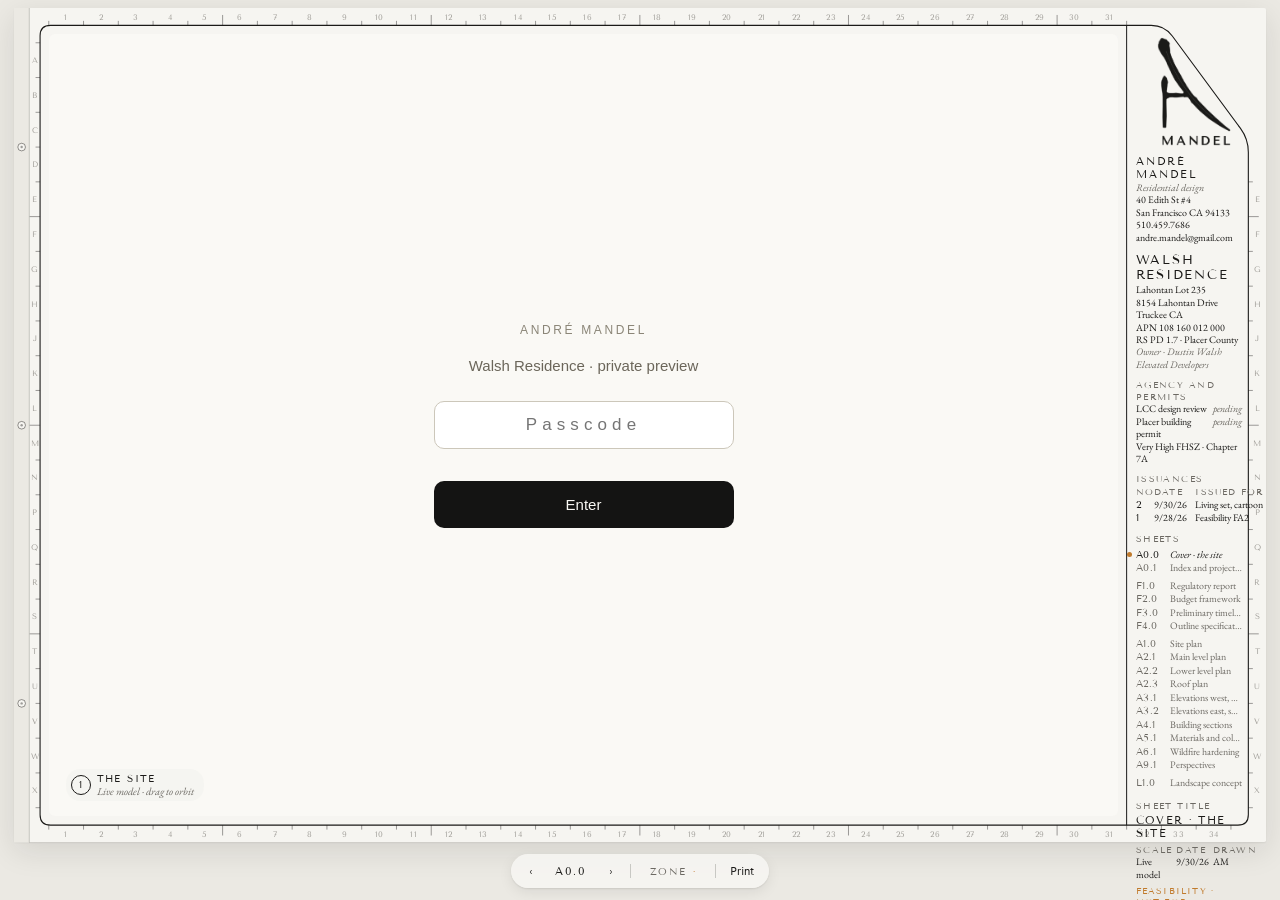
<file: walsh/set/options/tb4-living-hud.html>
<!doctype html>
<html lang="en">
<head>
<meta charset="utf-8">
<meta name="viewport" content="width=device-width,initial-scale=1,viewport-fit=cover">
<title>Walsh Living Set</title>
<meta name="description" content="Walsh Residence living plan set. Title block option 4, the living HUD.">
<meta name="robots" content="noindex,nofollow">
<meta name="theme-color" content="#ebe9e3">
<link rel="preconnect" href="https://fonts.googleapis.com">
<link rel="preconnect" href="https://fonts.gstatic.com" crossorigin>
<link rel="stylesheet" href="https://fonts.googleapis.com/css2?family=EB+Garamond:ital,wght@0,400;0,500;1,400;1,500&family=Tenor+Sans&family=Nothing+You+Could+Do&display=swap">
<style>
:root{
  --paper:#f6f5f1; --paper2:#ebe9e3; --ink:#1b1a18; --muted:#6c6963; --rule:rgba(27,26,24,.2); --accent:#c07a2c;
  --u:46px;      /* px per inch, set by script; 1in in print */
  --fl:1;        /* 1 = apply screen px floors to type, 0 = pure inches */
  --ft:'Tenor Sans','Gill Sans','Optima',sans-serif;
  --fs:'EB Garamond',Garamond,'Times New Roman',serif;
  --fh:'Nothing You Could Do','Segoe Print','Bradley Hand',cursive;
  --ease:cubic-bezier(.55,.05,.25,1);
  color-scheme:light;
}
*{box-sizing:border-box}
html,body{margin:0;height:100%;background:var(--paper2);color:var(--ink);-webkit-text-size-adjust:100%}
body{overflow:hidden;font-family:var(--fs)}
button{font:inherit;color:inherit;background:none;border:0;padding:0;cursor:pointer}
img{display:block}

/* desk and stage */
#desk{position:fixed;inset:0;overflow:hidden}
#stage{position:absolute;left:0;top:0;width:calc(var(--u)*36);height:calc(var(--u)*24);perspective:calc(var(--u)*120);perspective-origin:0 50%}
.sheet{position:absolute;inset:0;visibility:hidden;transform-origin:0 50%;backface-visibility:hidden}
.sheet.on{visibility:visible;z-index:2}
.sheet.top{z-index:3}
.paper{position:absolute;inset:0;background:var(--paper);border-radius:calc(var(--u)*.05);
  box-shadow:0 1px 2px rgba(27,26,24,.07),0 calc(var(--u)*.25) calc(var(--u)*.9) rgba(27,26,24,.11)}
.shade{position:absolute;inset:0;pointer-events:none;opacity:0;background:linear-gradient(90deg,rgba(27,26,24,.02),rgba(27,26,24,.16));border-radius:inherit}
.frame{position:absolute;inset:0;width:100%;height:100%;pointer-events:none;overflow:visible}
.frame .bd{fill:none;stroke:var(--ink);stroke-width:1.1;vector-effect:non-scaling-stroke}
.frame .vr{stroke:var(--ink);stroke-width:1;vector-effect:non-scaling-stroke}
.frame .tk{stroke:var(--ink);stroke-opacity:.42;stroke-width:1;vector-effect:non-scaling-stroke;transition:stroke-opacity .18s,stroke .18s}
.frame .tk.hot{stroke:var(--accent);stroke-opacity:1}
.frame .bind{fill:var(--paper2)}
.frame .bindl{stroke:var(--rule);stroke-width:1;vector-effect:non-scaling-stroke}
.frame .post{fill:var(--paper);stroke:var(--ink);stroke-opacity:.45;stroke-width:1;vector-effect:non-scaling-stroke}
.frame .posti{fill:var(--ink);fill-opacity:.4}
.zl{position:absolute;transform:translate(-50%,-50%);font-family:var(--ft);font-size:max(calc(var(--fl)*8px),calc(var(--u)*.13));color:var(--muted);opacity:.62;letter-spacing:.06em;line-height:1;pointer-events:none;transition:color .18s,opacity .18s}
.zl.warm{opacity:.95;color:var(--ink)}
.zl.hot{opacity:1;color:var(--accent)}

/* drawing field */
.field{position:absolute;left:calc(var(--u)*.75);top:calc(var(--u)*.5);width:calc(var(--u)*31.25);height:calc(var(--u)*23)}
.view{position:absolute}
.view .box{position:absolute;inset:0;border:1px dashed rgba(27,26,24,.42);border-radius:calc(var(--u)*.24)}
.vt{position:absolute;left:0;top:calc(100% + var(--u)*.2);display:flex;align-items:center;gap:calc(var(--u)*.16);white-space:nowrap}
.vn{flex:none;width:max(calc(var(--fl)*20px),calc(var(--u)*.5));height:max(calc(var(--fl)*20px),calc(var(--u)*.5));border:1px solid var(--ink);border-radius:50%;display:grid;place-items:center;font-family:var(--ft);font-size:max(calc(var(--fl)*10px),calc(var(--u)*.2));line-height:1}
.vtt{display:flex;flex-direction:column;line-height:1.15}
.vtt b{font-family:var(--ft);font-weight:400;text-transform:uppercase;letter-spacing:.14em;font-size:max(calc(var(--fl)*10px),calc(var(--u)*.21))}
.vtt i{font-family:var(--fs);font-style:italic;color:var(--muted);font-size:max(calc(var(--fl)*10.5px),calc(var(--u)*.2))}
.vfree{position:absolute;inset:0;pointer-events:none}
.ld{position:absolute;inset:0;width:100%;height:100%;overflow:visible;pointer-events:none}
.ld path{fill:none;stroke:var(--ink);stroke-opacity:.8;stroke-width:.022px;stroke-linecap:round;stroke-dasharray:1 1;stroke-dashoffset:0}
.note{position:absolute;font-family:var(--fh);font-size:max(calc(var(--fl)*14px),calc(var(--u)*.34));line-height:1.1;white-space:nowrap;color:var(--ink);transform:translate(0,-58%);pointer-events:none}
.note.r{transform:translate(-100%,-58%)}
.dot{position:absolute;width:max(calc(var(--fl)*6px),calc(var(--u)*.13));height:max(calc(var(--fl)*6px),calc(var(--u)*.13));border-radius:50%;background:var(--accent);transform:translate(-50%,-50%);pointer-events:none}

/* cover model */
.model{position:absolute;left:calc(var(--u)*.25);top:calc(var(--u)*.25);right:calc(var(--u)*.25);bottom:calc(var(--u)*.25);border-radius:calc(var(--u)*.16);overflow:hidden;background:var(--paper)}
.model iframe{position:absolute;inset:0;width:100%;height:100%;border:0;background:transparent}
.model .still{position:absolute;inset:0;width:100%;height:100%;object-fit:cover;object-position:0% 50%;opacity:.95}
.model iframe.ready + .still,.model .still.gone{display:none}
.cov{position:absolute;left:calc(var(--u)*.5);bottom:calc(var(--u)*.45);pointer-events:none;background:rgba(246,245,241,.9);border-radius:calc(var(--u)*.4);padding:calc(var(--u)*.12) calc(var(--u)*.3) calc(var(--u)*.12) calc(var(--u)*.14)}
.cov .vt{position:static}

/* index sheet A0.1 */
.blk{position:absolute}
.h2{font-family:var(--ft);text-transform:uppercase;letter-spacing:.18em;font-size:max(calc(var(--fl)*12px),calc(var(--u)*.3));line-height:1;margin:0 0 calc(var(--u)*.45)}
.trow{display:grid;align-items:center;height:max(calc(var(--fl)*20px),calc(var(--u)*.5));font-size:max(calc(var(--fl)*11px),calc(var(--u)*.24));line-height:1.1}
.trow.hd{font-family:var(--ft);text-transform:uppercase;letter-spacing:.14em;color:var(--muted);font-size:max(calc(var(--fl)*9px),calc(var(--u)*.15))}
.trow.gp{font-family:var(--ft);text-transform:uppercase;letter-spacing:.16em;font-size:max(calc(var(--fl)*9.5px),calc(var(--u)*.17));height:max(calc(var(--fl)*24px),calc(var(--u)*.7));align-items:end;padding-bottom:calc(var(--u)*.08)}
.si-t{grid-template-columns:calc(var(--u)*1.5) 1fr calc(var(--u)*3) calc(var(--u)*.8) calc(var(--u)*.8)}
.si-t .n{font-family:var(--ft);letter-spacing:.06em}
.si-t .c{text-align:center}
.si-t.link{cursor:pointer}
.si-t.link:hover .t{color:var(--accent)}
.idot{display:inline-block;width:max(calc(var(--fl)*6px),calc(var(--u)*.12));height:max(calc(var(--fl)*6px),calc(var(--u)*.12));border-radius:50%;background:var(--ink)}
.idot.new{background:var(--accent)}
.pd-t{grid-template-columns:calc(var(--u)*4.4) 1fr}
.pd-t .k{font-family:var(--ft);text-transform:uppercase;letter-spacing:.14em;color:var(--muted);font-size:max(calc(var(--fl)*9px),calc(var(--u)*.15))}
.is-t{grid-template-columns:calc(var(--u)*1.5) calc(var(--u)*2.4) 1fr calc(var(--u)*2)}
.legend-p{font-style:italic;color:var(--muted);font-size:max(calc(var(--fl)*11px),calc(var(--u)*.24));line-height:1.35;margin:0;max-width:calc(var(--u)*6.4)}

/* title block */
.tb{position:absolute;left:calc(var(--u)*32);top:calc(var(--u)*.5);width:calc(var(--u)*3.5);height:calc(var(--u)*23)}
.tb .lock{position:absolute;left:calc(var(--u)*1.06);top:calc(var(--u)*.4);width:calc(var(--u)*2.2);height:auto;pointer-events:none}
.tbin{position:absolute;inset:0;padding:calc(var(--u)*3.72) calc(var(--u)*.18) calc(var(--u)*.26) calc(var(--u)*.26);display:flex;flex-direction:column}
.lbl{font-family:var(--ft);text-transform:uppercase;letter-spacing:.16em;color:var(--muted);font-size:max(calc(var(--fl)*9px),calc(var(--u)*.14));line-height:1.3}
.dt{font-family:var(--fs);font-size:max(calc(var(--fl)*10px),calc(var(--u)*.2));line-height:1.24}
.dt.it{font-style:italic;color:var(--muted)}
.sec{margin-top:max(calc(var(--fl)*9px),calc(var(--u)*.24))}
.sec:first-child{margin-top:0}
.firm .nm{font-family:var(--ft);letter-spacing:.2em;font-size:max(calc(var(--fl)*10.5px),calc(var(--u)*.2));line-height:1.3}
.pj .nm{font-family:var(--ft);text-transform:uppercase;letter-spacing:.14em;font-size:max(calc(var(--fl)*12.5px),calc(var(--u)*.27));line-height:1.2;margin-bottom:calc(var(--u)*.04)}
.kv{display:flex;justify-content:space-between;gap:calc(var(--u)*.12)}
.kv .v{font-style:italic;color:var(--muted);white-space:nowrap}
.iss{display:grid;grid-template-columns:max(calc(var(--fl)*17px),calc(var(--u)*.32)) max(calc(var(--fl)*40px),calc(var(--u)*.8)) 1fr;column-gap:calc(var(--u)*.04);align-items:baseline}
.iss .hd{font-family:var(--ft);text-transform:uppercase;letter-spacing:.14em;color:var(--muted);font-size:max(calc(var(--fl)*8.5px),calc(var(--u)*.13))}
.ir{display:contents}
.ir span{position:relative;white-space:nowrap}
.ir .no{font-family:var(--ft);font-size:max(calc(var(--fl)*9.5px),calc(var(--u)*.17))}
.ir .tick{position:absolute;left:calc(-1 * max(calc(var(--fl)*11px),calc(var(--u)*.22)));top:50%;width:max(calc(var(--fl)*8px),calc(var(--u)*.16));height:max(calc(var(--fl)*8px),calc(var(--u)*.16));transform:translateY(-50%);opacity:0;overflow:visible}
.ir .tick path{fill:none;stroke:var(--accent);stroke-width:1.6;stroke-linecap:round;stroke-linejoin:round;vector-effect:non-scaling-stroke}
.idx{position:relative;margin-top:calc(var(--u)*.05)}
.ix{position:relative;display:grid;grid-template-columns:max(calc(var(--fl)*34px),calc(var(--u)*.64)) 1fr;align-items:center;width:100%;height:max(calc(var(--fl)*13.5px),calc(var(--u)*.27));text-align:left;color:var(--muted)}
.ix.g0{margin-top:max(calc(var(--fl)*4px),calc(var(--u)*.1))}
.ix:first-child{margin-top:0}
.ix .n{font-family:var(--ft);letter-spacing:.06em;font-size:max(calc(var(--fl)*9.5px),calc(var(--u)*.16))}
.ix .t{font-family:var(--fs);font-size:max(calc(var(--fl)*10px),calc(var(--u)*.19));white-space:nowrap;overflow:hidden;text-overflow:ellipsis}
.ix:hover{color:var(--ink)}
.ix.cur{color:var(--ink)}
.ix.cur .t{font-style:italic}
.ix.cur::before{content:"";position:absolute;left:calc(-1 * max(calc(var(--fl)*9px),calc(var(--u)*.17)));top:50%;width:max(calc(var(--fl)*5px),calc(var(--u)*.1));height:max(calc(var(--fl)*5px),calc(var(--u)*.1));margin-top:calc(-.5 * max(calc(var(--fl)*5px),calc(var(--u)*.1)));border-radius:50%;background:var(--accent)}
.ix:focus-visible{outline:1px solid var(--accent);outline-offset:1px}
.grow{flex:1 1 0;min-height:calc(var(--u)*.1)}
.stampw{display:flex;align-items:center;justify-content:space-between;gap:calc(var(--u)*.1)}
.seal{flex:none;width:max(calc(var(--fl)*62px),calc(var(--u)*1.45));height:max(calc(var(--fl)*62px),calc(var(--u)*1.45));border:1px dashed rgba(27,26,24,.38);border-radius:50%;display:grid;place-items:center;text-align:center;padding:calc(var(--u)*.18)}
.seal span{font-style:italic;color:var(--muted);font-size:max(calc(var(--fl)*9px),calc(var(--u)*.15));line-height:1.2}
.stt{font-family:var(--ft);text-transform:uppercase;letter-spacing:.12em;font-size:max(calc(var(--fl)*11px),calc(var(--u)*.22));line-height:1.25;margin:calc(var(--u)*.02) 0 calc(var(--u)*.1)}
.meta{display:grid;grid-template-columns:1.7fr 1.1fr .7fr;row-gap:calc(var(--u)*.06);column-gap:calc(var(--u)*.1)}
.meta .full{grid-column:1 / -1}
.status{margin-top:calc(var(--u)*.14);font-family:var(--ft);text-transform:uppercase;letter-spacing:.14em;color:var(--accent);font-size:max(calc(var(--fl)*8.5px),calc(var(--u)*.14));line-height:1.3}
.snw{margin-top:max(calc(var(--fl)*8px),calc(var(--u)*.2));display:flex;align-items:flex-end;justify-content:space-between}
.sn{font-family:var(--ft);font-size:max(calc(var(--fl)*40px),calc(var(--u)*.98));line-height:.9;letter-spacing:0;white-space:nowrap}
.fc{display:inline-block;width:.7em;text-align:center;transform-origin:50% 55%}
.fc.pt{width:.3em}
.fc.flip{animation:flap 60ms linear}
@keyframes flap{0%{transform:scaleY(.2);opacity:.55}100%{transform:none;opacity:1}}
.of{font-style:italic;color:var(--muted);font-size:max(calc(var(--fl)*10px),calc(var(--u)*.17));padding-bottom:calc(var(--u)*.06);text-align:right;line-height:1.2}
.copy{margin-top:max(calc(var(--fl)*6px),calc(var(--u)*.14));font-size:max(calc(var(--fl)*9px),calc(var(--u)*.13));line-height:1.3;color:var(--muted)}

/* arrival choreography, screen only; the base styles above are the final state */
.play .ld path{animation:draw .95s var(--ease) both;animation-delay:calc(var(--d) * 1ms)}
.play .note{animation:write .95s ease both;animation-delay:calc(var(--d) * 1ms + 820ms)}
.play .dot{animation:land .55s cubic-bezier(.3,1.5,.5,1) both;animation-delay:calc(var(--d) * 1ms + 1700ms)}
.play .ir span{animation:rowIn .5s ease both;animation-delay:calc(var(--d) * 1ms)}
.play .ir.new .tick{animation:tick 1.8s ease both;animation-delay:calc(var(--d) * 1ms + 380ms)}
.play .ix.cur::before{animation:slide .75s var(--ease) both;animation-delay:.2s}
@keyframes draw{from{stroke-dashoffset:1}to{stroke-dashoffset:0}}
@keyframes write{from{clip-path:inset(-30% 100% -30% -6%);opacity:.3}to{clip-path:inset(-30% -6% -30% -6%);opacity:1}}
@keyframes land{0%{opacity:0;transform:translate(-50%,-190%) scale(.4)}100%{opacity:1;transform:translate(-50%,-50%) scale(1)}}
@keyframes rowIn{from{opacity:0;transform:translateY(calc(var(--u)*.14))}to{opacity:1;transform:none}}
@keyframes tick{0%{opacity:0;transform:translateY(-50%) scale(.3)}18%{opacity:1;transform:translateY(-50%) scale(1)}70%{opacity:1}100%{opacity:0;transform:translateY(-50%) scale(1)}}
@keyframes slide{from{transform:translateY(var(--from,0px))}to{transform:none}}

/* live thumbnail and drafting readout */
.thumb{position:absolute;z-index:6;pointer-events:none;border-radius:4px;background:var(--paper);box-shadow:0 1px 2px rgba(27,26,24,.12),0 10px 28px rgba(27,26,24,.16);opacity:0;transform:translateX(8px) scale(.98);transform-origin:100% 50%;transition:opacity .2s ease,transform .25s ease;overflow:hidden}
.thumb.show{opacity:1;transform:none}
.thumb .tpaper{position:absolute;left:0;top:0;width:calc(var(--u)*36);height:calc(var(--u)*24)}
.thumb .tpaper .paper{box-shadow:none}
.thumb .cap{position:absolute;left:8px;bottom:6px;font-family:var(--ft);font-size:9px;letter-spacing:.14em;text-transform:uppercase;color:var(--ink);background:rgba(246,245,241,.9);padding:2px 5px;border-radius:2px}
.caret{position:absolute;z-index:5;width:0;height:0;pointer-events:none;opacity:0;transition:opacity .2s}
.caret.show{opacity:1}
#cx{border-left:4px solid transparent;border-right:4px solid transparent;border-top:6px solid var(--accent);transform:translateX(-50%)}
#cy{border-top:4px solid transparent;border-bottom:4px solid transparent;border-left:6px solid var(--accent);transform:translateY(-50%)}

.ctrl{position:fixed;left:50%;transform:translateX(-50%);display:flex;align-items:center;gap:2px;padding:4px 6px;border-radius:999px;background:rgba(246,245,241,.92);box-shadow:0 1px 2px rgba(27,26,24,.1),0 4px 14px rgba(27,26,24,.08);font-family:var(--ft);font-size:11px;letter-spacing:.14em;text-transform:uppercase;z-index:20;white-space:nowrap}
.ctrl button{height:26px;min-width:28px;padding:0 9px;border-radius:999px;color:var(--ink)}
.ctrl button:hover{background:var(--paper2)}
.ctrl button:focus-visible{outline:1px solid var(--accent)}
.ctrl .cn{min-width:48px;text-align:center}
.ctrl .rd{min-width:74px;text-align:center;color:var(--muted);font-size:10px}
.ctrl .rd b{font-weight:400;color:var(--accent)}
.ctrl .sep{width:1px;height:14px;background:var(--rule);margin:0 3px}
.strip,.drawer,.scrim{display:none}

/* mobile: drawing fills the screen, title block becomes a bottom strip */
@media screen and (max-width:760px), screen and (max-aspect-ratio:1/1) and (max-width:1100px){
  :root{--sh:64px}
  #stage{left:0 !important;top:0 !important;width:100vw;height:calc(100dvh - var(--sh) - env(safe-area-inset-bottom,0px));perspective:1400px}
  .paper{border-radius:0;box-shadow:none}
  .frame,.tb,.zl,.ctrl,.caret,.thumb{display:none !important}
  .field{left:0;top:0;width:100%;height:100%;overflow-y:auto;overflow-x:hidden;-webkit-overflow-scrolling:touch;padding:18px 16px 36px}
  .view{position:relative !important;left:auto !important;top:auto !important;width:100% !important;height:auto !important;aspect-ratio:var(--ar);min-height:150px;margin-bottom:66px}
  .vfree{position:relative;inset:auto;margin:-40px 0 32px}
  .vfree .ld,.vfree .dot{display:none}
  .vfree .note{position:static;transform:none;white-space:normal;max-width:none}
  .note{white-space:normal;font-size:15px;width:max-content;max-width:calc(100% - var(--nx) * 1% - 10px)}
  .note.r{max-width:calc(var(--nx) * 1% - 10px);text-align:right}
  .view{max-height:62vh}
  .blk{position:relative !important;left:auto !important;top:auto !important;width:auto !important;margin-bottom:34px}
  .si-t{grid-template-columns:44px 1fr 92px 16px 16px}
  .pd-t{grid-template-columns:118px 1fr}
  .is-t{grid-template-columns:40px 64px 1fr 58px}
  .trow{height:auto;min-height:26px;padding:3px 0}
  .legend-demo{position:relative !important;width:100% !important;height:150px !important}
  .sheet[data-kind="model"] .field{padding:0;overflow:hidden}
  .model{inset:0;border-radius:0}
  .cov{display:none}
  .strip{display:flex;position:fixed;left:0;right:0;bottom:0;height:calc(var(--sh) + env(safe-area-inset-bottom,0px));padding:0 12px env(safe-area-inset-bottom,0px);align-items:center;gap:12px;background:var(--paper);border-top:1px solid var(--rule);z-index:30}
  .strip img{height:40px;width:auto;flex:none}
  .strip .sn{font-size:24px;flex:none}
  .strip .stl{flex:1;min-width:0;font-style:italic;font-size:15px;white-space:nowrap;overflow:hidden;text-overflow:ellipsis;color:var(--ink)}
  .strip .ib{flex:none;font-family:var(--ft);font-size:11px;letter-spacing:.16em;text-transform:uppercase;border:1px solid var(--rule);border-radius:999px;padding:8px 13px}
  .scrim{display:block;position:fixed;inset:0;background:rgba(27,26,24,.14);opacity:0;pointer-events:none;transition:opacity .25s;z-index:31}
  .scrim.show{opacity:1;pointer-events:auto}
  .drawer{display:block;position:fixed;left:0;right:0;bottom:0;max-height:80dvh;overflow-y:auto;background:var(--paper);z-index:32;border-radius:14px 14px 0 0;box-shadow:0 -8px 30px rgba(27,26,24,.14);padding:18px 18px calc(24px + env(safe-area-inset-bottom,0px));transform:translateY(105%);transition:transform .32s var(--ease)}
  .drawer.show{transform:none}
  .drawer .dg{margin:16px 0 4px}
  .drawer .dr{display:grid;grid-template-columns:52px 1fr;align-items:center;width:100%;min-height:40px;text-align:left;border-bottom:1px solid rgba(27,26,24,.08)}
  .drawer .dr .n{font-family:var(--ft);font-size:13px;letter-spacing:.06em}
  .drawer .dr .t{font-size:17px}
  .drawer .dr.cur .t{font-style:italic}
  .drawer .dr.cur .n{color:var(--accent)}
  .drawer .dp{margin-top:22px;font-size:15px;line-height:1.4}
  .drawer .dp .lbl{margin:14px 0 2px}
}

@media (prefers-reduced-motion:reduce){
  *,*::before,*::after{animation:none !important;transition:none !important}
}

/* print: every sheet at true size, final static state */
@media print{
  @page{size:36in 24in;margin:0}
  :root{--u:96px !important;--fl:0 !important}
  html,body{height:auto;overflow:visible;background:#fff;-webkit-print-color-adjust:exact;print-color-adjust:exact}
  #desk{position:static;overflow:visible}
  #stage{position:static !important;width:3456px;height:auto;perspective:none}
  .sheet{position:relative;inset:auto;width:3456px;height:2304px;visibility:visible !important;transform:none !important;opacity:1 !important;break-after:page;page-break-after:always;overflow:hidden}
  .sheet:last-child{break-after:auto;page-break-after:auto}
  .paper{box-shadow:none;border-radius:0}
  .ctrl,.strip,.drawer,.scrim,.thumb,.caret,.shade{display:none !important}
  .model iframe{display:none !important}
  .model .still{display:block !important;opacity:1}
  .zl{opacity:.62 !important;color:var(--muted) !important}
  .ld path{stroke-width:.014px !important}
  .frame .tk{stroke:var(--ink) !important;stroke-opacity:.42 !important}
  *,*::before,*::after{animation:none !important;transition:none !important}
}

/* architect of record removed from all project documentation (9/30/26) */
[class*="stamp"],.seal{display:none !important}
</style>
</head>
<body>
<div id="desk">
  <div id="stage" aria-live="polite"></div>
</div>
<nav class="ctrl" id="ctrl" aria-label="Sheet controls">
  <button id="prev" aria-label="Previous sheet">&#8249;</button>
  <span class="cn" id="cn">A0.0</span>
  <button id="next" aria-label="Next sheet">&#8250;</button>
  <span class="sep"></span>
  <span class="rd" id="rd" aria-hidden="true">Zone <b>&#183;</b></span>
  <span class="sep"></span>
  <button id="print">Print</button>
</nav>
<div class="strip" id="strip">
  <img id="smark" alt="André Mandel" width="236" height="300">
  <span class="sn" id="ssn" aria-live="polite"></span>
  <span class="stl" id="stl"></span>
  <button class="ib" id="ib" aria-expanded="false" aria-controls="drawer">Index</button>
</div>
<div class="scrim" id="scrim"></div>
<div class="drawer" id="drawer" role="dialog" aria-label="Sheet index"></div>

<script>
/* ================================================================
   THE SET. One object holds everything a later agent needs to extend.
   Views and sheet notes are in sheet inches (origin top left of the
   36 x 24 sheet). View notes are fractions of their view box.
   Note anchor a:'l' = text starts at t, a:'r' = text ends at t.
   ================================================================ */
const SET = {
  firm: { name: 'ANDRÉ MANDEL', line: 'Residential design', addr: ['40 Edith St #4', 'San Francisco CA 94133'], phone: '510.459.7686', email: 'andre.mandel@gmail.com' },
  project: { name: 'Walsh Residence', site: 'Lahontan Lot 235', address: '8154 Lahontan Drive, Truckee CA', apn: '108 160 012 000', zoning: 'RS PD 1.7', county: 'Placer County', owner: 'Dustin Walsh', ownerCo: 'Elevated Developers' },
  permits: [ { k: 'Lahontan design review (LCC)', tb: 'LCC design review', v: 'pending' }, { k: 'Placer County building permit', tb: 'Placer building permit', v: 'pending' } ],
  fire: 'Very High FHSZ · Chapter 7A',
  // oldest first here; the title block shows newest first
  issuances: [ { no: 1, date: '9/28/26', for: 'Feasibility FA2' }, { no: 2, date: '9/30/26', for: 'Living set, cartoon' } ],
  aor: { label: 'Architect of record', name: '', note: 'Stamp at design review submittal' },
  date: '9/30/26', drawnBy: 'AM', status: 'Feasibility · not for construction',
  copy: '© 2026 André Mandel. Drawings are instruments of service.',
  model: { src: '../../?sheet', still: '../../preview-house.jpg' },
  marks: { lockup: '../../marks/am10_lockup.webp', mark: '../../marks/am10_mark.webp' },
  groups: ['General', 'Feasibility', 'Architectural', 'Landscape'],
  sheets: [
    { id: 'A0.0', group: 'General', title: 'Cover · the site', short: 'Cover · the site', scale: 'Live model', kind: 'model', issued: [2] },
    { id: 'A0.1', group: 'General', title: 'Sheet index and project data', short: 'Index and project data', scale: 'None', kind: 'index', issued: [2],
      notes: [ { text: 'LCC meets the 2nd Wednesday', t: [24.4, 9.1], p: [26.1, 6.95], a: 'l' } ] },
    { id: 'F1.0', group: 'Feasibility', title: 'Regulatory report', scale: 'As noted', issued: [2],
      views: [ { t: 'Zoning and setbacks', s: 'Diagram', x: 1.4, y: 1.2, w: 14.4, h: 9.2 }, { t: 'Height envelope', s: 'Diagram', x: 16.9, y: 1.2, w: 14.4, h: 9.2 }, { t: 'Approvals path', s: 'Not to scale', x: 1.4, y: 12.2, w: 29.9, h: 9.2 } ],
      notes: [ { v: 1, text: 'every roof under 30 ft', t: [.52, .3], p: [.36, .56], a: 'l' }, { v: 2, text: 'LCC meets the 2nd Wednesday', t: [.62, .32], p: [.5, .6], a: 'l' } ] },
    { id: 'F2.0', group: 'Feasibility', title: 'Budget framework', scale: 'As noted', issued: [2],
      views: [ { t: 'Cost by assembly', s: 'Schedule', x: 1.4, y: 1.2, w: 19.6, h: 20.2 }, { t: 'Allowances', s: 'Schedule', x: 22.4, y: 1.2, w: 8.9, h: 9.2 }, { t: 'Soft costs', s: 'Schedule', x: 22.4, y: 12.2, w: 8.9, h: 9.2 } ],
      notes: [ { v: 0, text: 'unit rates by assembly', t: [.5, .24], p: [.34, .42], a: 'l' } ] },
    { id: 'F3.0', group: 'Feasibility', title: 'Preliminary timeline', scale: 'As noted', issued: [2],
      views: [ { t: 'Design review and permit path', s: 'Not to scale', x: 1.4, y: 1.2, w: 29.9, h: 10.4 }, { t: 'Milestones', s: 'Schedule', x: 1.4, y: 13.6, w: 14.4, h: 7.8 }, { t: 'Review calendar', s: 'Schedule', x: 16.9, y: 13.6, w: 14.4, h: 7.8 } ],
      notes: [ { v: 0, text: 'spring groundbreaking', t: [.74, .3], p: [.88, .56], a: 'r' }, { v: 2, text: 'LCC meets the 2nd Wednesday', t: [.42, .36], p: [.3, .66], a: 'l' } ] },
    { id: 'F4.0', group: 'Feasibility', title: 'Outline specifications', scale: 'None', issued: [2],
      views: [ { t: 'Structure', s: 'Outline', x: 1.4, y: 1.2, w: 14.4, h: 9.2 }, { t: 'Envelope', s: 'Outline', x: 16.9, y: 1.2, w: 14.4, h: 9.2 }, { t: 'Interiors', s: 'Outline', x: 1.4, y: 12.2, w: 14.4, h: 9.2 }, { t: 'Systems', s: 'Outline', x: 16.9, y: 12.2, w: 14.4, h: 9.2 } ],
      notes: [ { v: 1, text: 'cedar, dark steel, board form concrete', t: [.22, .34], p: [.12, .62], a: 'l' } ] },
    { id: 'A1.0', group: 'Architectural', title: 'Site plan', scale: '1/8 in = 1 ft', issued: [2],
      views: [ { t: 'Site plan', s: '1/8 in = 1 ft', x: 1.4, y: 1.2, w: 21.6, h: 20.2 }, { t: 'Vicinity', s: 'Not to scale', x: 24.2, y: 1.2, w: 7.1, h: 5.4 }, { t: 'Site data', s: 'Schedule', x: 24.2, y: 8.6, w: 7.1, h: 12.8 } ],
      notes: [ { v: 0, text: 'keep the signature tree', t: [.6, .26], p: [.47, .46], a: 'l' }, { v: 0, text: 'approach from the west', t: [.3, .8], p: [.08, .6], a: 'l' } ] },
    { id: 'A2.1', group: 'Architectural', title: 'Main level plan', scale: '3/16 in = 1 ft', issued: [2],
      views: [ { t: 'Main level plan', s: '3/16 in = 1 ft', x: 1.4, y: 1.2, w: 23.2, h: 20.2 }, { t: 'Key plan', s: 'Not to scale', x: 26.0, y: 1.2, w: 5.3, h: 4.2 }, { t: 'Plan notes', s: 'General', x: 26.0, y: 7.4, w: 5.3, h: 14.0 } ],
      notes: [ { v: 0, text: 'the court wraps the tree', t: [.6, .2], p: [.48, .42], a: 'l' }, { v: 0, text: 'living room tip, all glass', t: [.6, .86], p: [.8, .64], a: 'r' } ] },
    { id: 'A2.2', group: 'Architectural', title: 'Lower level plan', scale: '3/16 in = 1 ft', issued: [2],
      views: [ { t: 'Lower level plan', s: '3/16 in = 1 ft', x: 1.4, y: 1.2, w: 23.2, h: 20.2 }, { t: 'Key plan', s: 'Not to scale', x: 26.0, y: 1.2, w: 5.3, h: 4.2 }, { t: 'Plan notes', s: 'General', x: 26.0, y: 7.4, w: 5.3, h: 14.0 } ],
      notes: [ { v: 0, text: 'flex room, slightly buried', t: [.44, .8], p: [.64, .6], a: 'r' }, { v: 0, text: 'one step down with the land', t: [.58, .2], p: [.72, .38], a: 'r' } ] },
    { id: 'A2.3', group: 'Architectural', title: 'Roof plan', scale: '3/16 in = 1 ft', issued: [2],
      views: [ { t: 'Roof plan', s: '3/16 in = 1 ft', x: 1.4, y: 1.2, w: 23.2, h: 20.2 }, { t: 'Roof heights', s: 'Schedule', x: 26.0, y: 1.2, w: 5.3, h: 20.2 } ],
      notes: [ { v: 0, text: 'every roof under 30 ft', t: [.58, .2], p: [.45, .4], a: 'l' }, { v: 0, text: 'ribbon roof at 2:12', t: [.4, .84], p: [.58, .62], a: 'r' } ] },
    { id: 'A3.1', group: 'Architectural', title: 'Elevations west and north', short: 'Elevations west, north', scale: '3/16 in = 1 ft', issued: [2],
      views: [ { t: 'West elevation', s: '3/16 in = 1 ft', x: 1.4, y: 1.2, w: 29.9, h: 9.2 }, { t: 'North elevation', s: '3/16 in = 1 ft', x: 1.4, y: 12.2, w: 29.9, h: 9.2 } ],
      notes: [ { v: 0, text: 'approach from the west', t: [.62, .26], p: [.5, .56], a: 'l' }, { v: 1, text: 'every roof under 30 ft', t: [.7, .24], p: [.58, .52], a: 'l' } ] },
    { id: 'A3.2', group: 'Architectural', title: 'Elevations east and south', short: 'Elevations east, south', scale: '3/16 in = 1 ft', issued: [2],
      views: [ { t: 'East elevation', s: '3/16 in = 1 ft', x: 1.4, y: 1.2, w: 29.9, h: 9.2 }, { t: 'South elevation', s: '3/16 in = 1 ft', x: 1.4, y: 12.2, w: 29.9, h: 9.2 } ],
      notes: [ { v: 0, text: 'late light on the terrace', t: [.34, .28], p: [.46, .56], a: 'r' } ] },
    { id: 'A4.1', group: 'Architectural', title: 'Building sections', scale: '3/16 in = 1 ft', issued: [2],
      views: [ { t: 'Section through living', s: '3/16 in = 1 ft', x: 1.4, y: 1.2, w: 29.9, h: 5.8 }, { t: 'Section through bridge', s: '3/16 in = 1 ft', x: 1.4, y: 8.6, w: 29.9, h: 5.8 }, { t: 'Section through suites', s: '3/16 in = 1 ft', x: 1.4, y: 16.0, w: 29.9, h: 5.8 } ],
      notes: [ { v: 0, text: 'clerestory at the fold', t: [.6, .3], p: [.5, .62], a: 'l' }, { v: 2, text: 'L2 floor 12 ft over L1', t: [.3, .3], p: [.42, .62], a: 'r' } ] },
    { id: 'A5.1', group: 'Architectural', title: 'Exterior materials and colors', short: 'Materials and colors', scale: 'None', issued: [2],
      views: [ { t: 'Materials board', s: 'Samples', x: 1.4, y: 1.2, w: 18.4, h: 20.2 }, { t: 'Colors', s: 'Samples', x: 21.2, y: 1.2, w: 10.1, h: 9.2 }, { t: 'Glazing and metals', s: 'Samples', x: 21.2, y: 12.2, w: 10.1, h: 9.2 } ],
      notes: [ { v: 0, text: 'cedar, dark steel, board form concrete', t: [.3, .5], p: [.18, .3], a: 'l' } ] },
    { id: 'A6.1', group: 'Architectural', title: 'Wildfire hardening · Chapter 7A', short: 'Wildfire hardening', scale: 'As noted', issued: [2],
      views: [ { t: 'Vents and eaves', s: 'Details', x: 1.4, y: 1.2, w: 14.4, h: 9.2 }, { t: 'Glazing and doors', s: 'Details', x: 16.9, y: 1.2, w: 14.4, h: 9.2 }, { t: 'Decks and terraces', s: 'Details', x: 1.4, y: 12.2, w: 14.4, h: 9.2 }, { t: 'Defensible space', s: 'Diagram', x: 16.9, y: 12.2, w: 14.4, h: 9.2 } ],
      notes: [ { v: 0, text: 'Very High FHSZ, full 7A', t: [.34, .3], p: [.2, .58], a: 'l' }, { v: 3, text: 'keep the signature tree', t: [.62, .3], p: [.5, .6], a: 'l' } ] },
    { id: 'A9.1', group: 'Architectural', title: 'Perspectives', scale: 'None', issued: [2],
      views: [ { t: 'Arrival from the west', s: 'Perspective', x: 1.4, y: 1.2, w: 19.6, h: 20.2 }, { t: 'Rear court', s: 'Perspective', x: 22.4, y: 1.2, w: 8.9, h: 9.2 }, { t: 'Living room tip', s: 'Perspective', x: 22.4, y: 12.2, w: 8.9, h: 9.2 } ],
      notes: [ { v: 0, text: 'approach from the west', t: [.42, .24], p: [.28, .46], a: 'l' } ] },
    { id: 'L1.0', group: 'Landscape', title: 'Landscape concept', scale: '1/8 in = 1 ft', issued: [2],
      views: [ { t: 'Landscape concept', s: '1/8 in = 1 ft', x: 1.4, y: 1.2, w: 21.6, h: 20.2 }, { t: 'Plant palette', s: 'Schedule', x: 24.2, y: 1.2, w: 7.1, h: 20.2 } ],
      notes: [ { v: 0, text: 'keep the signature tree', t: [.6, .26], p: [.47, .46], a: 'l' }, { v: 0, text: 'terraces step with the land', t: [.56, .84], p: [.74, .66], a: 'r' } ] }
  ]
};

/* ================================================================ */
const $ = (s, r = document) => r.querySelector(s);
const esc = s => String(s).replace(/[&<>"]/g, c => ({ '&': '&amp;', '<': '&lt;', '>': '&gt;', '"': '&quot;' }[c]));
const U = n => `calc(var(--u) * ${+n.toFixed(4)})`;
const RM = matchMedia('(prefers-reduced-motion: reduce)');
const MQ = matchMedia('screen and (max-width:760px), screen and (max-aspect-ratio:1/1) and (max-width:1100px)');
const SHEETS = SET.sheets;
const N = SHEETS.length;
const ZL = 'ABCDEFGHJKLMNPQRSTUVWX'; // zone letters, I and O skipped

/* border geometry: the upper right corner is cut on the roof stroke angle */
const K = 0.738;                     // dx/dy of the roof stroke (53.6 degrees from horizontal)
const LOCK = { x: 32.86, y: 0.84, w: 2.14 };          // lockup in sheet inches
const LK = LOCK.w / 357;                               // inches per lockup px
const GAP = 0.34;                                      // horizontal gap from stroke envelope to cut
const aCut = LOCK.x + 23 * LK - K * LOCK.y + GAP;      // cut line X = aCut + K * Y
const V1 = [aCut + K * 0.5, 0.5], V2 = [35.5, (35.5 - aCut) / K];

function borderPath() {
  const R = 0.3, r = 0.38, dx = K / Math.hypot(K, 1), dy = 1 / Math.hypot(K, 1);
  const f = n => +n.toFixed(4);
  return `M${f(0.75 + R)} 0.5 H${f(V1[0] - r)} Q${f(V1[0])} 0.5 ${f(V1[0] + r * dx)} ${f(0.5 + r * dy)} ` +
    `L${f(V2[0] - r * dx)} ${f(V2[1] - r * dy)} Q35.5 ${f(V2[1])} 35.5 ${f(V2[1] + r)} ` +
    `V${23.5 - R} Q35.5 23.5 ${35.5 - R} 23.5 H${0.75 + R} Q0.75 23.5 0.75 ${23.5 - R} V${0.5 + R} Q0.75 0.5 ${0.75 + R} 0.5 Z`;
}

function frameSVG() {
  let t = '';
  for (let x = 1; x <= 35; x++) {
    const L = x % 6 === 0 ? 0.3 : 0.13;
    if (x < V1[0] - 0.4) t += `<line class="tk" data-ax="x" data-v="${x}" x1="${x}" y1="${0.5 - L}" x2="${x}" y2="0.5"/>`;
    t += `<line class="tk" data-ax="x" data-v="${x}" x1="${x}" y1="23.5" x2="${x}" y2="${23.5 + L}"/>`;
  }
  for (let y = 1; y <= 23; y++) {
    const L = y % 6 === 0 ? 0.3 : 0.13;
    t += `<line class="tk" data-ax="y" data-v="${y}" x1="${0.75 - L}" y1="${y}" x2="0.75" y2="${y}"/>`;
    if (y > V2[1] + 0.4) t += `<line class="tk" data-ax="y" data-v="${y}" x1="35.5" y1="${y}" x2="${35.5 + L}" y2="${y}"/>`;
  }
  const posts = [4, 12, 20].map(y => `<circle class="post" cx="0.22" cy="${y}" r="0.11"/><circle class="posti" cx="0.22" cy="${y}" r="0.035"/>`).join('');
  return `<svg class="frame" viewBox="0 0 36 24" preserveAspectRatio="none" aria-hidden="true">
    <rect class="bind" x="0" y="0" width="0.44" height="24"/><line class="bindl" x1="0.44" y1="0" x2="0.44" y2="24"/>${posts}
    <path class="bd" d="${borderPath()}"/>
    <line class="vr" x1="32" y1="0.5" x2="32" y2="23.5"/>
    ${t}</svg>`;
}

function zoneLabels() {
  let h = '';
  for (let n = 1; n <= 34; n++) {
    if (n + 1 < V1[0] - 0.4) h += `<span class="zl" data-ax="x" data-v="${n}" style="left:${U(n + 0.5)};top:${U(0.27)}">${n}</span>`;
    h += `<span class="zl" data-ax="x" data-v="${n}" style="left:${U(n + 0.5)};top:${U(23.75)}">${n}</span>`;
  }
  for (let k = 1; k <= 22; k++) {
    h += `<span class="zl" data-ax="y" data-v="${k}" style="left:${U(0.6)};top:${U(k + 0.5)}">${ZL[k - 1]}</span>`;
    if (k > V2[1] + 0.4) h += `<span class="zl" data-ax="y" data-v="${k}" style="left:${U(35.76)};top:${U(k + 0.5)}">${ZL[k - 1]}</span>`;
  }
  return h;
}

/* a note with a leader, inside a box of size w x h inches, positions as fractions */
function noteHTML(n, w, h, d) {
  const gx = 0.14 / w;                                   // leader gap from the text, as a fraction
  const sx = n.a === 'r' ? n.t[0] + gx : n.t[0] - gx, sy = n.t[1];
  const [px, py] = n.p;
  const cx = sx + (px - sx) * 0.18, cy = sy + (py - sy) * 0.85;
  const P = v => +(v * 100).toFixed(3), X = v => +(v * w).toFixed(4), Y = v => +(v * h).toFixed(4);
  return `<svg class="ld" viewBox="0 0 ${w} ${h}" preserveAspectRatio="none" aria-hidden="true" style="--d:${d}"><path pathLength="1" d="M${X(sx)} ${Y(sy)} Q${X(cx)} ${Y(cy)} ${X(px)} ${Y(py)}"/></svg>
    <span class="note${n.a === 'r' ? ' r' : ''}" style="left:${P(n.t[0])}%;top:${P(n.t[1])}%;--d:${d};--nx:${P(n.t[0])}">${esc(n.text)}</span>
    <span class="dot" style="left:${P(px)}%;top:${P(py)}%;--d:${d}"></span>`;
}

function viewTitle(num, t, s) {
  return `<div class="vt"><span class="vn">${num}</span><span class="vtt"><b>${esc(t)}</b><i>${esc(s)}</i></span></div>`;
}

function fieldCartoon(sh) {
  const views = sh.views || [];
  let d = 0, h = '';
  views.forEach((v, i) => {
    const notes = (sh.notes || []).filter(n => n.v === i);
    let nh = '';
    notes.forEach(n => { nh += noteHTML(n, v.w, v.h, d); d += 520; });
    h += `<div class="view" style="left:${U(v.x - 0.75)};top:${U(v.y - 0.5)};width:${U(v.w)};height:${U(v.h)};--ar:${(v.w / v.h).toFixed(3)}">
      <div class="box"></div>${nh}${viewTitle(i + 1, v.t, v.s)}</div>`;
  });
  return h;
}

function sheetNotesFree(sh) {
  const notes = (sh.notes || []).filter(n => n.v === undefined);
  if (!notes.length) return '';
  const W = 31.25, H = 23;
  let d = 0;
  return `<div class="vfree">${notes.map(n => {
    const m = { ...n, t: [(n.t[0] - 0.75) / W, (n.t[1] - 0.5) / H], p: [(n.p[0] - 0.75) / W, (n.p[1] - 0.5) / H] };
    const s = noteHTML(m, W, H, d); d += 520; return s;
  }).join('')}</div>`;
}

function fieldModel() {
  return `<div class="model">
    <iframe data-src="${esc(SET.model.src)}" title="Walsh Residence live model" allow="fullscreen; xr-spatial-tracking; gyroscope; accelerometer" loading="eager"></iframe>
    <img class="still" src="${esc(SET.model.still)}" alt="Walsh Residence sketch model" loading="lazy">
    <div class="cov">${viewTitle(1, 'The site', 'Live model · drag to orbit')}</div>
  </div>`;
}

function fieldIndex(sh) {
  const P = SET.project, iss = SET.issuances, last = iss[iss.length - 1].no;
  const B = (x, y, w, inner, cls = '') => `<div class="blk ${cls}" style="left:${U(x - 0.75)};top:${U(y - 0.5)};width:${U(w)}">${inner}</div>`;
  let rows = `<div class="trow si-t hd"><span>No.</span><span>Sheet</span><span>Scale</span>${iss.map(i => `<span class="c">${i.no}</span>`).join('')}</div>`;
  SET.groups.forEach(g => {
    const gs = SHEETS.filter(s => s.group === g);
    if (!gs.length) return;
    rows += `<div class="trow si-t gp"><span style="grid-column:1 / -1">${esc(g)}</span></div>`;
    gs.forEach(s => {
      rows += `<div class="trow si-t link" data-go="${s.id}" role="link" tabindex="0"><span class="n">${s.id}</span><span class="t">${esc(s.title)}</span><span class="dt it" style="font-size:inherit">${esc(s.scale)}</span>${iss.map(i => `<span class="c">${(s.issued || []).includes(i.no) ? `<i class="idot${i.no === last ? ' new' : ''}"></i>` : ''}</span>`).join('')}</div>`;
    });
  });
  const pd = [
    ['Project', P.name], ['Site', P.site], ['Address', P.address], ['APN', P.apn], ['Zoning', P.zoning], ['Jurisdiction', P.county],
    ['Owner', `${P.owner}, ${P.ownerCo}`], ['Designer', 'André Mandel'],
    ['Design review', `Lahontan (LCC) · no. pending`], ['Building permit', `Placer County · no. pending`], ['Fire zone', SET.fire], ['Status', SET.status]
  ].map(([k, v]) => `<div class="trow pd-t"><span class="k">${esc(k)}</span><span>${esc(v)}</span></div>`).join('');
  const isr = `<div class="trow is-t hd"><span>No.</span><span>Date</span><span>Issued for</span><span>Sheets</span></div>` +
    iss.slice().reverse().map(i => `<div class="trow is-t"><span class="n" style="font-family:var(--ft)">${i.no}</span><span>${esc(i.date)}</span><span>${esc(i.for)}</span><span>${SHEETS.filter(s => (s.issued || []).includes(i.no)).length || ''}</span></div>`).join('');
  const legendNote = { text: 'a note in hand', t: [.62, .3], p: [.46, .62], a: 'l' };
  const legend = `<div class="legend-demo view" style="position:relative;width:${U(6.2)};height:${U(4)};--ar:1.55;margin-bottom:${U(1.3)}"><div class="box"></div>${noteHTML(legendNote, 6.2, 4, 400)}${viewTitle(1, 'View title', 'Scale')}</div>
    <p class="legend-p">A cartoon set. Each dashed box holds a view to come; handwritten notes carry design intent. The title block keeps the set, the issuances and the index in one place.</p>`;
  return B(1.6, 1.4, 14.4, `<h2 class="h2">Sheet index</h2>${rows}`) +
    B(1.6, 16.4, 14.4, `<h2 class="h2">Issuances</h2>${isr}`) +
    B(18.2, 1.4, 13.0, `<h2 class="h2">Project data</h2>${pd}`) +
    B(18.2, 11.6, 13.0, `<h2 class="h2">Drawing conventions</h2>${legend}`) +
    sheetNotesFree(sh);
}

function titleBlock(sh, i) {
  const F = SET.firm, P = SET.project, iss = SET.issuances;
  const issRows = iss.slice().reverse().map((r, k, arr) => {
    const d = (arr.length - 1 - k) * 170 + 260;     // oldest (bottom) first, newest (top) last
    return `<div class="ir${k === 0 ? ' new' : ''}" style="--d:${d}"><span class="no">${k === 0 ? '<svg class="tick" viewBox="0 0 10 10" aria-hidden="true"><path d="M1 5.5 L4 8.5 L9 1.5"/></svg>' : ''}${r.no}</span><span class="dt">${esc(r.date)}</span><span class="dt">${esc(r.for)}</span></div>`;
  }).join('');
  let lastG = null;
  const idx = SHEETS.map((s, k) => {
    const g0 = s.group !== lastG && k > 0; lastG = s.group;
    return `<button class="ix${g0 ? ' g0' : ''}${k === i ? ' cur' : ''}" data-go="${s.id}" aria-current="${k === i ? 'page' : 'false'}"><span class="n">${s.id}</span><span class="t">${esc(s.short || s.title)}</span></button>`;
  }).join('');
  const snCells = s => [...s].map(c => `<span class="fc${c === '.' ? ' pt' : ''}">${c}</span>`).join('');
  return `<aside class="tb" aria-label="Title block">
    <img class="lock" src="${esc(SET.marks.lockup)}" alt="André Mandel" width="357" height="520" style="left:${U(LOCK.x - 32)};top:${U(LOCK.y - 0.5)};width:${U(LOCK.w)}">
    <div class="tbin">
      <div class="sec firm"><div class="nm">${esc(F.name)}</div><div class="dt it">${esc(F.line)}</div><div class="dt">${F.addr.map(esc).join('<br>')}<br>${esc(F.phone)}<br>${esc(F.email)}</div></div>
      <div class="sec pj"><div class="nm">${esc(P.name)}</div><div class="dt">${esc(P.site)}<br>${P.address.split(', ').map(esc).join('<br>')}<br>APN ${esc(P.apn)}<br>${esc(P.zoning)} · ${esc(P.county)}</div><div class="dt it">Owner · ${esc(P.owner)}<br>${esc(P.ownerCo)}</div></div>
      <div class="sec ag"><div class="lbl">Agency and permits</div>${SET.permits.map(p => `<div class="dt kv"><span>${esc(p.tb || p.k)}</span><span class="v">${esc(p.v)}</span></div>`).join('')}<div class="dt">${esc(SET.fire)}</div></div>
      <div class="sec"><div class="lbl">Issuances</div><div class="iss"><span class="hd">No</span><span class="hd">Date</span><span class="hd">Issued for</span>${issRows}</div></div>
      <div class="sec"><div class="lbl">Sheets</div><div class="idx">${idx}</div></div>
      <div class="grow"></div>
      <div class="sec stamp stampw"><div><div class="lbl">${esc(SET.aor.label)}</div><div class="dt">${esc(SET.aor.name.replace(', AIA', ','))}<br>AIA</div></div><div class="seal"><span>${esc(SET.aor.note)}</span></div></div>
      <div class="sec si"><div class="lbl">Sheet title</div><div class="stt">${esc(sh.title)}</div>
        <div class="meta"><div><div class="lbl">Scale</div><div class="dt">${esc(sh.scale)}</div></div><div><div class="lbl">Date</div><div class="dt">${esc(SET.date)}</div></div><div><div class="lbl">Drawn</div><div class="dt">${esc(SET.drawnBy)}</div></div></div>
        <div class="status">${esc(SET.status)}</div></div>
      <div class="snw"><div><div class="sn" data-sn="${sh.id}" aria-label="Sheet ${sh.id}">${snCells(sh.id)}</div></div><div class="of"><span class="lbl">Sheet</span><br>${i + 1} of ${N}</div></div>
      <div class="copy">${esc(SET.copy)}</div>
    </div></aside>`;
}

function buildSheet(sh, i) {
  const kind = sh.kind || 'cartoon';
  const field = kind === 'model' ? fieldModel() : kind === 'index' ? fieldIndex(sh) : fieldCartoon(sh) + sheetNotesFree(sh);
  const el = document.createElement('section');
  el.className = 'sheet';
  el.dataset.id = sh.id; el.dataset.kind = kind;
  el.setAttribute('aria-label', `${sh.id} ${sh.title}`);
  el.innerHTML = `<div class="paper">${frameSVG()}${zoneLabels()}<div class="field">${field}</div>${titleBlock(sh, i)}<div class="shade"></div></div>`;
  return el;
}

/* ================================================================ build */
const stage = $('#stage');
SHEETS.forEach((s, i) => stage.appendChild(buildSheet(s, i)));
const els = [...stage.children];
stage.insertAdjacentHTML('beforeend', '<div class="caret" id="cx"></div><div class="caret" id="cy"></div><div class="thumb" id="thumb" aria-hidden="true"></div>');
$('#smark').src = SET.marks.mark;

// mobile drawer
(function buildDrawer() {
  const P = SET.project;
  let h = `<div class="lbl">Sheets · ${N}</div>`;
  SET.groups.forEach(g => {
    h += `<div class="lbl dg">${esc(g)}</div>`;
    SHEETS.filter(s => s.group === g).forEach(s => { h += `<button class="dr" data-go="${s.id}"><span class="n">${s.id}</span><span class="t">${esc(s.title)}</span></button>`; });
  });
  h += `<div class="dp"><div class="lbl">Project</div>${esc(P.name)} · ${esc(P.site)}<br>${esc(P.address)}<br>APN ${esc(P.apn)} · ${esc(P.zoning)}<div class="lbl">Issuances</div>${SET.issuances.slice().reverse().map(r => `${r.no} · ${esc(r.date)} · ${esc(r.for)}`).join('<br>')}<div class="lbl">Status</div>${esc(SET.status)}</div>`;
  $('#drawer').innerHTML = h;
})();

/* ================================================================ layout */
let mob = MQ.matches, u = 46;
const root = document.documentElement;
var layout = function () {
  mob = MQ.matches;
  const W = innerWidth, H = innerHeight;
  if (mob) {
    u = 14; root.style.setProperty('--u', u + 'px');
    stage.style.left = stage.style.top = '0px';
    return;
  }
  const ctrlH = 50;
  u = Math.max(8, Math.min((W - 28) / 36, (H - ctrlH - 14) / 24));
  u = Math.floor(u * 100) / 100;
  root.style.setProperty('--u', u + 'px');
  const sw = 36 * u, shh = 24 * u;
  const sx = Math.round((W - sw) / 2), sy = Math.round(Math.max(8, (H - ctrlH - shh) / 2));
  stage.style.left = sx + 'px'; stage.style.top = sy + 'px';
  const below = H - (sy + shh);
  $('#ctrl').style.bottom = Math.max(6, Math.round((below - 34) / 2)) + 'px';
}
const _layout = layout;
layout = function () { _layout(); hairlines(); };
// leaders are drawn in view inches; keep them one screen pixel wide at any scale
function hairlines(scope) {
  (scope || stage).querySelectorAll('.ld').forEach(sv => {
    const vb = sv.viewBox.baseVal, r = sv.getBoundingClientRect();
    if (!vb || !vb.width || !r.width) return;
    sv.querySelector('path').style.strokeWidth = (1.05 * vb.width / r.width).toFixed(4) + 'px';
  });
}
addEventListener('resize', layout);
MQ.addEventListener ? MQ.addEventListener('change', layout) : MQ.addListener(layout);
layout();

/* ================================================================ split flap */
const FLAP = ' .0123456789ABCDEFGHJKLMNPQRSTUVWXYZ';
const flapTimers = new Map();
function setCells(el, str) {
  el.innerHTML = [...str].map(c => `<span class="fc${c === '.' ? ' pt' : ''}">${c}</span>`).join('');
}
function flap(el, from, to) {
  if (!el) return;
  (flapTimers.get(el) || []).forEach(clearTimeout);
  flapTimers.set(el, []);
  if (RM.matches || !from) { setCells(el, to); return; }
  setCells(el, to);
  const cells = [...el.children];
  cells.forEach((c, k) => {
    const a = FLAP.indexOf((from[k] || ' ').toUpperCase()), b = FLAP.indexOf(to[k]);
    if (a === b || to[k] === '.') return;
    let seq = [];
    for (let j = (a + 1) % FLAP.length; ; j = (j + 1) % FLAP.length) { seq.push(FLAP[j]); if (j === b || seq.length > 40) break; }
    seq = seq.slice(-7);
    c.textContent = from[k] || ' ';
    seq.forEach((ch, s) => {
      const t = setTimeout(() => { c.textContent = ch; c.classList.remove('flip'); void c.offsetWidth; c.classList.add('flip'); }, 90 * k + 62 * (s + 1));
      flapTimers.get(el).push(t);
    });
  });
}
function finishFlaps() {
  flapTimers.forEach((ts, el) => { ts.forEach(clearTimeout); });
  flapTimers.clear();
  els.forEach((e, i) => setCells(e.querySelector('.sn'), SHEETS[i].id));
  setCells($('#ssn'), SHEETS[cur].id);
}

/* ================================================================ turning */
let cur = -1, anim = null;
function loadModel(sheet) {
  const f = sheet.querySelector('iframe[data-src]');
  if (f && !f.src) {
    f.addEventListener('load', () => { f.classList.add('ready'); const s = sheet.querySelector('.still'); if (s) s.classList.add('gone'); }, { once: true });
    f.src = f.dataset.src;
  }
}
function arrive(el, prevIdx) {
  el.classList.remove('play');
  const rows = el.querySelectorAll('.ix');
  const c = rows[SHEETS.indexOf(SHEETS.find(s => s.id === el.dataset.id))];
  if (c && prevIdx >= 0 && rows[prevIdx]) c.style.setProperty('--from', (rows[prevIdx].offsetTop - c.offsetTop) + 'px');
  else if (c) c.style.setProperty('--from', '0px');
  if (RM.matches) return;
  void el.offsetWidth;
  el.classList.add('play');
}
function updateChrome(i, prev) {
  const s = SHEETS[i];
  $('#cn').textContent = s.id;
  $('#stl').textContent = s.title;
  flap($('#ssn'), prev >= 0 ? SHEETS[prev].id : '    ', s.id);
  $('#drawer').querySelectorAll('.dr').forEach(b => b.classList.toggle('cur', b.dataset.go === s.id));
  document.title = `${s.id} ${s.title} · Walsh Living Set`;
  const h = '#' + s.id;
  if (location.hash !== h) history.replaceState(null, '', h);
}
function go(i, dir) {
  i = Math.max(0, Math.min(N - 1, i));
  if (i === cur) return;
  if (anim) { anim.forEach(a => a.finish()); anim = null; }
  hideThumb();
  const prev = cur, next = els[i], old = prev >= 0 ? els[prev] : null;
  dir = dir || (i > prev ? 1 : -1);
  cur = i;
  loadModel(next);
  updateChrome(i, prev);
  const sn = next.querySelector('.sn');
  if (!old || RM.matches) {
    els.forEach(e => e.classList.remove('on', 'top'));
    next.classList.add('on');
    flap(sn, old ? SHEETS[prev].id : '    ', SHEETS[i].id);
    arrive(next, prev);
    return;
  }
  const opts = { duration: 980, easing: 'cubic-bezier(.55,.05,.25,1)' };
  const shadeK = [{ opacity: 0 }, { opacity: 1, offset: .55 }, { opacity: 0 }];
  if (dir > 0) {
    // lift the current leaf off its left binding, the next sheet is revealed beneath, title block first
    next.classList.add('on'); old.classList.add('on', 'top');
    const a1 = old.animate([{ transform: 'rotateY(0deg)', opacity: 1 }, { transform: 'rotateY(-84deg)', opacity: 1, offset: .78 }, { transform: 'rotateY(-104deg)', opacity: 0 }], opts);
    const a2 = old.querySelector('.shade').animate(shadeK, opts);
    anim = [a1, a2];
    setTimeout(() => { flap(sn, SHEETS[prev].id, SHEETS[i].id); arrive(next, prev); }, 230);
    a1.onfinish = () => { old.classList.remove('on', 'top'); anim = null; };
  } else {
    // the previous leaf swings back down onto the set
    old.classList.add('on'); next.classList.add('on', 'top');
    const a1 = next.animate([{ transform: 'rotateY(-104deg)', opacity: 0 }, { transform: 'rotateY(-84deg)', opacity: 1, offset: .22 }, { transform: 'rotateY(0deg)', opacity: 1 }], opts);
    const a2 = next.querySelector('.shade').animate(shadeK.slice().reverse(), opts);
    anim = [a1, a2];
    setTimeout(() => { flap(sn, SHEETS[prev].id, SHEETS[i].id); arrive(next, prev); }, 520);
    a1.onfinish = () => { old.classList.remove('on'); next.classList.remove('top'); anim = null; };
  }
}
const idxOf = id => SHEETS.findIndex(s => s.id.toLowerCase() === String(id).toLowerCase());
function fromHash() { const k = idxOf(decodeURIComponent(location.hash.slice(1))); return k >= 0 ? k : 0; }
addEventListener('hashchange', () => go(fromHash()));

/* ================================================================ input */
document.addEventListener('click', e => {
  const t = e.target.closest('[data-go]');
  if (t) { go(idxOf(t.dataset.go)); closeDrawer(); }
});
document.addEventListener('keydown', e => {
  if (e.target.closest && e.target.closest('input,textarea')) return;
  const k = e.key;
  if (k === 'Enter' && e.target.matches && e.target.matches('.si-t.link')) { go(idxOf(e.target.dataset.go)); return; }
  if (k === 'ArrowRight' || k === 'PageDown') { go(cur + 1, 1); e.preventDefault(); }
  else if (k === 'ArrowLeft' || k === 'PageUp') { go(cur - 1, -1); e.preventDefault(); }
  else if (k === 'Home') go(0); else if (k === 'End') go(N - 1);
  else if (k === 'Escape') closeDrawer();
});
$('#prev').onclick = () => go(cur - 1, -1);
$('#next').onclick = () => go(cur + 1, 1);
$('#print').onclick = () => window.print();
// swipe
let sw = null;
addEventListener('touchstart', e => { if (e.touches.length === 1) sw = { x: e.touches[0].clientX, y: e.touches[0].clientY, t: Date.now() }; }, { passive: true });
addEventListener('touchend', e => {
  if (!sw) return;
  const t = e.changedTouches[0], dx = t.clientX - sw.x, dy = t.clientY - sw.y;
  if (Math.abs(dx) > 50 && Math.abs(dx) > 1.6 * Math.abs(dy) && Date.now() - sw.t < 700 && !$('#drawer').classList.contains('show')) go(cur + (dx < 0 ? 1 : -1), dx < 0 ? 1 : -1);
  sw = null;
}, { passive: true });
// drawer
function openDrawer() { $('#drawer').classList.add('show'); $('#scrim').classList.add('show'); $('#ib').setAttribute('aria-expanded', 'true'); }
function closeDrawer() { $('#drawer').classList.remove('show'); $('#scrim').classList.remove('show'); $('#ib').setAttribute('aria-expanded', 'false'); }
$('#ib').onclick = () => $('#drawer').classList.contains('show') ? closeDrawer() : openDrawer();
$('#scrim').onclick = closeDrawer;

/* ================================================================ live thumbnail */
const thumb = $('#thumb');
let thumbFor = null;
function showThumb(row) {
  if (mob || !matchMedia('(hover:hover)').matches) return;
  const id = row.dataset.go, k = idxOf(id);
  if (k < 0 || k === cur) { hideThumb(); return; }
  const tu = Math.max(5.4, u * 0.16);
  const tw = 36 * tu, th = 24 * tu;
  if (thumbFor !== id) {
    thumbFor = id;
    const clone = els[k].querySelector('.paper').cloneNode(true);
    clone.querySelectorAll('iframe').forEach(f => f.remove());
    clone.querySelectorAll('.still').forEach(s => { s.classList.remove('gone'); s.loading = 'eager'; });
    clone.querySelectorAll('[id]').forEach(n => n.removeAttribute('id'));
    const wrap = document.createElement('div');
    wrap.className = 'tpaper';
    wrap.style.cssText = `--u:${tu}px;--fl:0;width:${tw}px;height:${th}px`;
    wrap.appendChild(clone);
    thumb.innerHTML = '';
    thumb.appendChild(wrap);
    thumb.style.cssText = `left:-9999px;top:0;width:${tw}px;height:${th}px`;
    hairlines(wrap);
    thumb.insertAdjacentHTML('beforeend', `<span class="cap">${esc(id)} · ${esc(SHEETS[k].short || SHEETS[k].title)}</span>`);
    if (!RM.matches) requestAnimationFrame(() => wrap.classList.add('play'));
  }
  const sr = stage.getBoundingClientRect(), rr = row.getBoundingClientRect();
  const x = 31.75 * u - tw;
  let y = rr.top + rr.height / 2 - sr.top - th / 2;
  y = Math.max(0.6 * u, Math.min(23.4 * u - th, y));
  thumb.style.cssText = `left:${x}px;top:${y}px;width:${tw}px;height:${th}px`;
  thumb.classList.add('show');
}
function hideThumb() { thumb.classList.remove('show'); }
stage.addEventListener('mouseover', e => {
  const r = e.target.closest('.tb .ix');
  if (r) showThumb(r);
});
stage.addEventListener('mouseout', e => {
  const r = e.target.closest('.tb .ix');
  if (r && !(e.relatedTarget && e.relatedTarget.closest && e.relatedTarget.closest('.tb .ix'))) hideThumb();
});

/* ================================================================ drafting readout: ticks warm near the cursor */
let mx = null, raf = 0, hotSheet = null;
function clearHot(sheet) {
  if (!sheet) return;
  sheet.querySelectorAll('.tk').forEach(t => { t.style.strokeOpacity = ''; t.classList.remove('hot'); });
  sheet.querySelectorAll('.zl').forEach(z => z.classList.remove('hot', 'warm'));
}
function readout() {
  raf = 0;
  const sheet = els[cur];
  if (hotSheet && hotSheet !== sheet) clearHot(hotSheet);
  hotSheet = sheet;
  const cx = $('#cx'), cy = $('#cy'), rd = $('#rd');
  if (!mx || mob) { clearHot(sheet); cx.classList.remove('show'); cy.classList.remove('show'); rd.innerHTML = 'Zone <b>&#183;</b>'; return; }
  const sr = stage.getBoundingClientRect();
  const ix = (mx.x - sr.left) / u, iy = (mx.y - sr.top) / u;
  const inside = ix >= 0.75 && ix <= 35.5 && iy >= 0.5 && iy <= 23.5;
  if (!inside) { clearHot(sheet); cx.classList.remove('show'); cy.classList.remove('show'); rd.innerHTML = 'Zone <b>&#183;</b>'; return; }
  const zx = Math.min(34, Math.max(1, Math.floor(ix))), zy = Math.min(22, Math.max(1, Math.floor(iy)));
  sheet.querySelectorAll('.tk').forEach(t => {
    const v = +t.dataset.v, d = Math.abs(v - (t.dataset.ax === 'x' ? ix : iy));
    const k = Math.max(0, 1 - d / 3.2);
    t.style.strokeOpacity = (0.42 + 0.58 * k).toFixed(2);
    t.classList.toggle('hot', d < 0.5);
  });
  sheet.querySelectorAll('.zl').forEach(z => {
    const v = +z.dataset.v, c = z.dataset.ax === 'x' ? zx : zy;
    z.classList.toggle('hot', v === c);
    z.classList.toggle('warm', Math.abs(v - c) === 1);
  });
  cx.style.left = (ix * u) + 'px'; cx.style.top = (0.5 * u - 7) + 'px';
  cy.style.left = (0.75 * u - 7) + 'px'; cy.style.top = (iy * u) + 'px';
  cx.classList.add('show'); cy.classList.add('show');
  rd.innerHTML = `Zone <b>${ZL[zy - 1]}${zx}</b>`;
}
addEventListener('mousemove', e => { mx = { x: e.clientX, y: e.clientY }; if (!raf) raf = requestAnimationFrame(readout); }, { passive: true });
document.addEventListener('mouseleave', () => { mx = null; if (!raf) raf = requestAnimationFrame(readout); });

/* ================================================================ print: everything in its final still state */
function toStill() {
  if (anim) { anim.forEach(a => a.finish()); anim = null; }
  finishFlaps();
  els.forEach(e => e.classList.remove('play'));
  hideThumb();
}
addEventListener('beforeprint', toStill);
matchMedia('print').addEventListener && matchMedia('print').addEventListener('change', e => { if (e.matches) toStill(); });

/* ================================================================ start */
const start = () => go(fromHash());
(document.fonts && document.fonts.ready ? Promise.race([document.fonts.ready, new Promise(r => setTimeout(r, 1200))]) : Promise.resolve()).then(start);
</script>
</body>
</html>
</file>
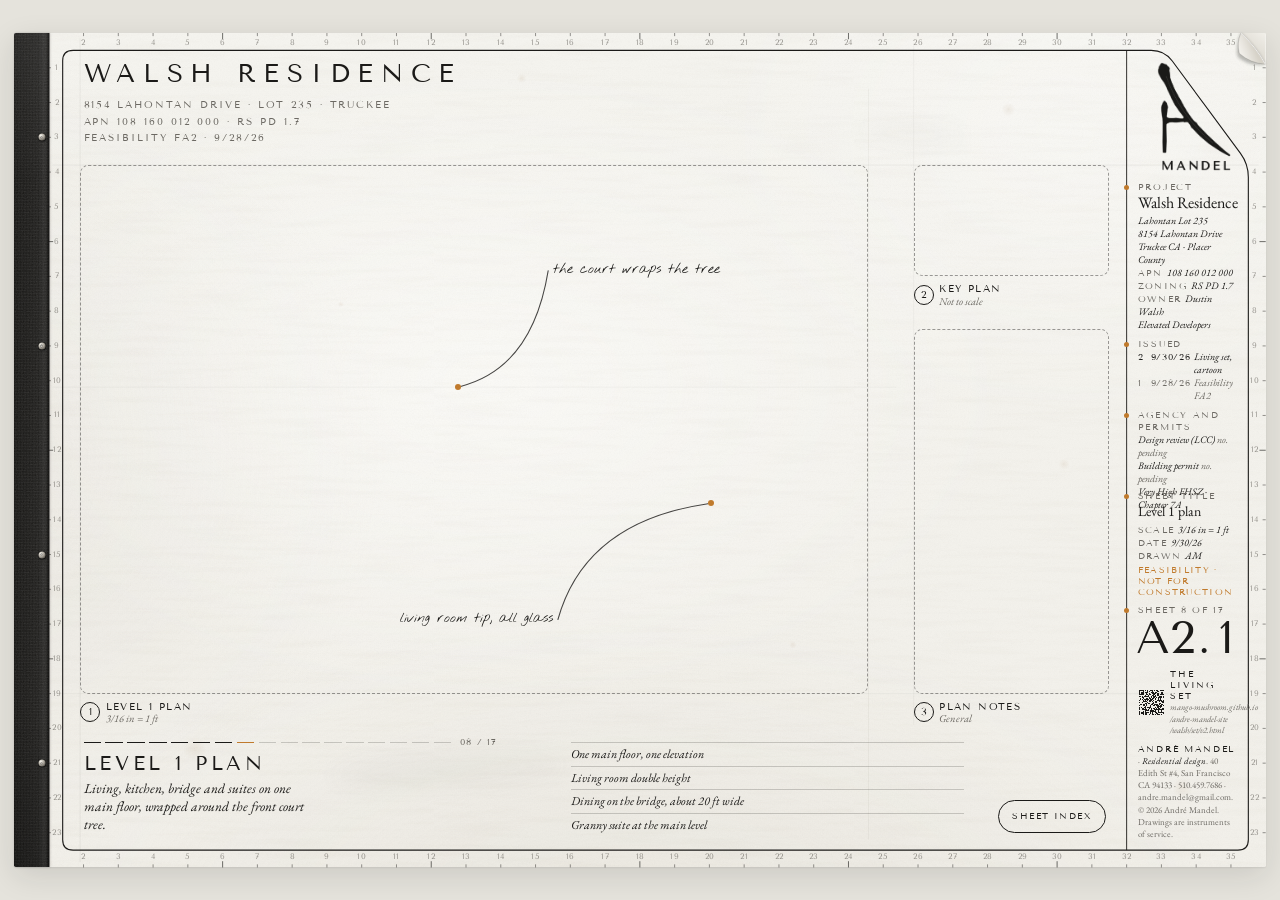
<file: walsh/set/studio/v01.html>
<!doctype html>
<html lang="en">
<head>
<meta charset="utf-8">
<meta name="viewport" content="width=device-width,initial-scale=1,viewport-fit=cover">
<title>v01 Datum dot column</title>
<meta name="description" content="ANDRÉ MANDEL title block study v01, Datum dot column. Territory: Flush strip, refined.">
<meta name="robots" content="noindex,nofollow">
<meta name="theme-color" content="#e5e3dc">
<link rel="icon" href="../../favicon-32.png">
<link rel="preconnect" href="https://fonts.googleapis.com">
<link rel="preconnect" href="https://fonts.gstatic.com" crossorigin>
<link rel="stylesheet" href="https://fonts.googleapis.com/css2?family=EB+Garamond:ital,wght@0,400;0,500;1,400;1,500&family=Tenor+Sans&family=Nothing+You+Could+Do&display=swap">
<link rel="stylesheet" href="kit.css">
<style>
/* v01 · Datum dot column · Flush strip, refined */
.tb .grp{position:absolute;left:calc(var(--u)*.32);right:calc(var(--u)*.28);display:flex;flex-direction:column;gap:calc(var(--u)*.24)}
.tb .grp.b{bottom:calc(var(--u)*.3);gap:calc(var(--u)*.2)}
.tb .sec{position:relative}
.tb .sec.d::before{content:"";position:absolute;left:calc(var(--u)*-.32 - var(--dot)/2);top:calc(var(--t-lab)*.65 - var(--dot)/2);width:var(--dot);height:var(--dot);border-radius:50%;background:var(--accent)}
.tb .s-num .sn{font-size:max(calc(44px*var(--fl)),calc(var(--u)*1.32))}
.tb .s-live{margin-top:calc(var(--u)*.06)}
</style>
</head>
<body>
<div id="desk"><div id="stage"></div></div>
<script src="kit.js"></script>
<script>
KIT.mount({
  no: 'v01', name: 'Datum dot column',
  tb: c => {
    const d = h => h.replace('class="sec ', 'class="sec d ');
    return `<div class="grp" style="top:${c.U(c.lockBottom - .5 + .34)}">${d(c.f.project())}${d(c.f.issued())}${d(c.f.permits())}${d(c.f.stamp())}</div>
      <div class="grp b">${d(c.f.title())}${d(c.f.number())}${c.f.live()}${c.f.colo({ firm: true })}</div>`;
  }
});
</script>
</body>
</html>
</file>
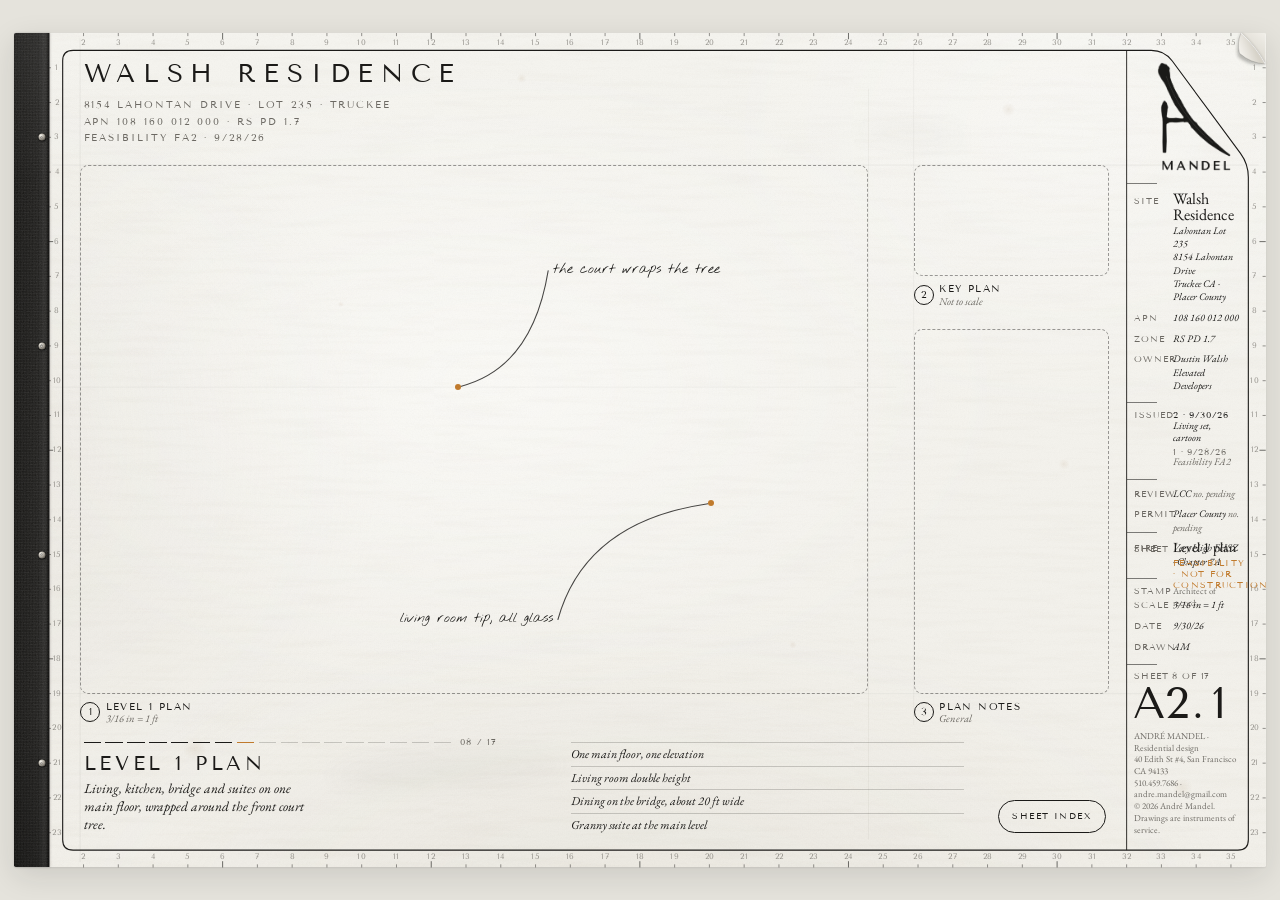
<file: walsh/set/studio/v02.html>
<!doctype html>
<html lang="en">
<head>
<meta charset="utf-8">
<meta name="viewport" content="width=device-width,initial-scale=1,viewport-fit=cover">
<title>v02 Label and value ledger</title>
<meta name="description" content="ANDRÉ MANDEL title block study v02, Label and value ledger. Territory: Flush strip, refined.">
<meta name="robots" content="noindex,nofollow">
<meta name="theme-color" content="#e5e3dc">
<link rel="icon" href="../../favicon-32.png">
<link rel="preconnect" href="https://fonts.googleapis.com">
<link rel="preconnect" href="https://fonts.gstatic.com" crossorigin>
<link rel="stylesheet" href="https://fonts.googleapis.com/css2?family=EB+Garamond:ital,wght@0,400;0,500;1,400;1,500&family=Tenor+Sans&family=Nothing+You+Could+Do&display=swap">
<link rel="stylesheet" href="kit.css">
<style>
/* v02 · Label and value ledger · Flush strip, refined */
.tb .led{position:absolute;left:calc(var(--u)*.22);right:calc(var(--u)*.24);display:flex;flex-direction:column}
.tb .led.b{bottom:calc(var(--u)*.3)}
.tb .row{display:grid;grid-template-columns:calc(var(--u)*.96) minmax(0,1fr);column-gap:calc(var(--u)*.16);align-items:baseline;padding:calc(var(--u)*.1) 0}
.tb .row + .row{margin-top:calc(var(--u)*.02)}
.tb .row.sep{position:relative;margin-top:calc(var(--u)*.2);padding-top:calc(var(--u)*.22)}
.tb .row.sep::before{content:"";position:absolute;left:calc(var(--u)*-.22);top:0;width:calc(var(--u)*.86);height:1px;background:var(--ink);opacity:.55}
.tb .k{font:400 var(--t-lab)/1.3 var(--ft);letter-spacing:.1em;text-transform:uppercase;color:var(--muted);white-space:nowrap}
.tb .row.full{grid-template-columns:1fr}
.tb .row.full .k{margin-bottom:.2em}
.tb .v{font:italic 400 var(--t-val)/1.32 var(--fs);min-width:0}
.tb .v .pname{font-style:normal;margin:0 0 .08em;line-height:1}
.tb .v .stitle{margin:0;font-style:normal}
.tb .v small{display:block;font:400 var(--t-sm)/1.3 var(--fs);color:var(--muted)}
.tb .v .status{margin-top:.25em}
.tb .row .sn{font-size:max(calc(42px*var(--fl)),calc(var(--u)*1.26));font-style:normal;line-height:.9}
.tb .v .seal{width:max(calc(34px*var(--fl)),calc(var(--u)*.72));height:max(calc(34px*var(--fl)),calc(var(--u)*.72));margin-top:.3em}
.tb .v .iss li{grid-template-columns:1fr;line-height:1.25}
.tb .v .iss li + li{margin-top:.3em}
.tb .v .iss .n{display:none}
</style>
</head>
<body>
<div id="desk"><div id="stage"></div></div>
<script src="kit.js"></script>
<script>
KIT.mount({
  no: 'v02', name: 'Label and value ledger',
  tb: c => {
    const S = c.S, P = S.project, e = c.esc, sh = c.sh;
    const R = (k, v, sep) => `<div class="row${sep ? ' sep' : ''}"><span class="k">${k}</span><div class="v">${v}</div></div>`;
    const top = [
      R('Site', `<div class="pname">${e(P.name)}</div>${e(P.site)}<br>${e(P.street)}<br>${e(P.city)} · ${e(P.county)}`, 1),
      R('APN', e(P.apn)), R('Zone', e(P.zoning)), R('Owner', `${e(P.owner)}<br>${e(P.ownerCo)}`),
      R('Issued', `<ol class="iss">${c.iss.map((r, k) => `<li class="${k ? '' : 'new'}"><span class="d">${r.no} · ${e(r.date)}</span><span>${e(r.for)}</span></li>`).join('')}</ol>`, 1),
      R('Review', `LCC <span class="pend">no. pending</span>`, 1), R('Permit', `Placer County <span class="pend">no. pending</span>`), R('Fire', e(S.fire)),
      R('Stamp', `${e(S.aor.name)}<small>Architect of record. ${e(S.aor.note)}</small><div class="seal">Stamp</div>`, 1)
    ].join('');
    const bot = [
      R('Sheet', `<div class="stitle">${e(sh.title)}</div><div class="status">${e(S.status)}</div>`, 1),
      R('Scale', e(sh.scale)), R('Date', e(S.date)), R('Drawn', e(S.drawnBy)),
      `<div class="row sep full"><span class="k">Sheet ${c.i + 1} of ${c.N}</span><div class="v"><div class="sn">${c.cells(sh.id)}</div></div></div>`,
      `<div class="row full"><div class="v"><small>${e(S.firm.name)} · ${e(S.firm.line)}<br>${S.firm.addr.map(e).join(', ')}<br>${e(S.firm.phone)} · ${e(S.firm.email)}<br>${e(S.copy)}</small></div></div>`
    ].join('');
    return `<div class="led" style="top:${c.U(c.lockBottom - .5 + .16)}">${top}</div><div class="led b">${bot}</div>`;
  }
});
</script>
</body>
</html>
</file>
<file: walsh/set/studio/kit.css>
/* ANDRÉ MANDEL title block studio · shared kit styles (9/30/26)
   Everything common to the 40 variations lives here and in kit.js.
   A variation only styles its own title block (.tb and below). */
:root{
  --paper:#f6f5f1; --paper2:#ebe9e3; --desk:#e5e3dc; --ink:#1b1a18; --muted:#6c6963; --faint:#a19e97; --rule:rgba(27,26,24,.2); --hair:rgba(27,26,24,.34); --accent:#c07a2c;
  --u:46px; --fl:1;
  --ft:'Tenor Sans','Gill Sans','Optima',sans-serif;
  --fs:'EB Garamond',Garamond,'Times New Roman',serif;
  --fh:'Nothing You Could Do','Segoe Print','Bradley Hand',cursive;
  --ease:cubic-bezier(.55,.05,.25,1);
  /* title block type: inches with a screen floor */
  --t-lab:max(calc(8.5px * var(--fl)),calc(var(--u) * .115));
  --t-val:max(calc(10px * var(--fl)),calc(var(--u) * .15));
  --t-sm:max(calc(9px * var(--fl)),calc(var(--u) * .13));
  --t-name:max(calc(16px * var(--fl)),calc(var(--u) * .32));
  --t-sheet:max(calc(14px * var(--fl)),calc(var(--u) * .27));
  --t-num:max(calc(38px * var(--fl)),calc(var(--u) * 1.18));
  --dot:max(calc(5px * var(--fl)),calc(var(--u) * .1));
  /* the live Walsh page type */
  --s-h1:max(calc(18px * var(--fl)),calc(var(--u) * .739));
  --s-p:max(calc(9px * var(--fl)),calc(var(--u) * .283));
  --s-tk:max(calc(8.5px * var(--fl)),calc(var(--u) * .217));
  --s-shot:max(calc(16px * var(--fl)),calc(var(--u) * .587));
  --s-line:max(calc(12px * var(--fl)),calc(var(--u) * .391));
  --s-data:max(calc(11px * var(--fl)),calc(var(--u) * .348));
  --s-btn:max(calc(9px * var(--fl)),calc(var(--u) * .228));
  color-scheme:light;
}
*{box-sizing:border-box}
html,body{margin:0;height:100%;background:var(--desk);color:var(--ink);-webkit-text-size-adjust:100%}
body{overflow:hidden;font-family:var(--fs);-webkit-font-smoothing:antialiased}
button{font:inherit;color:inherit;background:none;border:0;padding:0;cursor:pointer}
img{display:block}
button:focus-visible,a:focus-visible{outline:1px solid var(--accent);outline-offset:2px}

#desk{position:fixed;inset:0;overflow:hidden}
#stage{position:absolute;left:0;top:0;width:calc(var(--u)*36);height:calc(var(--u)*24)}
.sheet{position:absolute;inset:0}
.paper{position:absolute;inset:0;border-radius:calc(var(--u)*.05);overflow:visible;
  background:
    radial-gradient(ellipse 60% 55% at 38% 42%,rgba(255,255,253,.55),rgba(255,255,253,0) 70%),
    radial-gradient(ellipse 40% 50% at 84% 12%,rgba(255,255,254,.35),rgba(255,255,254,0) 70%),
    radial-gradient(ellipse 70% 60% at 50% 110%,rgba(214,209,198,.28),rgba(214,209,198,0) 70%),
    radial-gradient(ellipse 50% 70% at -5% 50%,rgba(205,200,190,.22),rgba(205,200,190,0) 70%),
    linear-gradient(180deg,#f5f4ef,#f2f0ea);
  box-shadow:0 1px 2px rgba(27,26,24,.07),0 calc(var(--u)*.25) calc(var(--u)*.9) rgba(27,26,24,.12)}
/* fibers and tooth: two noise tiles, stretched one way for long fibers */
.paper::before,.paper::after{content:"";position:absolute;inset:0;border-radius:inherit;pointer-events:none}
.paper::before{opacity:.22;mix-blend-mode:multiply;
  background:url("data:image/svg+xml,%3Csvg xmlns='http://www.w3.org/2000/svg' width='420' height='420'%3E%3Cfilter id='f'%3E%3CfeTurbulence type='fractalNoise' baseFrequency='.012 .16' numOctaves='3' seed='4' stitchTiles='stitch'/%3E%3CfeColorMatrix values='0 0 0 0 .42  0 0 0 0 .38  0 0 0 0 .3  0 0 0 -2.6 1.45'/%3E%3C/filter%3E%3Crect width='100%25' height='100%25' filter='url(%23f)' opacity='.16'/%3E%3C/svg%3E")}
.paper::after{opacity:.55;mix-blend-mode:multiply;
  background:url("data:image/svg+xml,%3Csvg xmlns='http://www.w3.org/2000/svg' width='220' height='220'%3E%3Cfilter id='g'%3E%3CfeTurbulence type='fractalNoise' baseFrequency='.9' numOctaves='2' seed='9' stitchTiles='stitch'/%3E%3CfeColorMatrix type='saturate' values='0'/%3E%3C/filter%3E%3Crect width='100%25' height='100%25' filter='url(%23g)' opacity='.075'/%3E%3C/svg%3E")}
.weather{position:absolute;inset:0;width:100%;height:100%;pointer-events:none;overflow:visible}
.weather .cl{stroke:rgba(27,26,24,.075);stroke-width:.7;vector-effect:non-scaling-stroke;fill:none}
.weather .cl.w{stroke:rgba(27,26,24,.05)}

/* binding: one inch of black book cloth, rivets along its right edge */
.bindg{position:absolute;left:0;top:0;bottom:0;width:var(--u);z-index:8;pointer-events:none;border-radius:calc(var(--u)*.05) 0 0 calc(var(--u)*.05);
  background:
    linear-gradient(90deg,rgba(255,255,255,0) 0,rgba(255,255,255,.035) 70%,rgba(255,255,255,.09) 88%,rgba(255,255,255,.02) 95%,rgba(0,0,0,.45) 100%),
    linear-gradient(180deg,rgba(255,255,255,.05),rgba(255,255,255,0) 18%,rgba(0,0,0,0) 82%,rgba(0,0,0,.18)),
    url("data:image/svg+xml,%3Csvg xmlns='http://www.w3.org/2000/svg' width='180' height='180'%3E%3Cfilter id='n'%3E%3CfeTurbulence type='fractalNoise' baseFrequency='.85' numOctaves='3' stitchTiles='stitch'/%3E%3CfeColorMatrix type='saturate' values='0'/%3E%3C/filter%3E%3Crect width='100%25' height='100%25' filter='url(%23n)' opacity='.13'/%3E%3C/svg%3E"),
    repeating-linear-gradient(0deg,rgba(255,255,255,.028) 0 1px,rgba(255,255,255,0) 1px 3px),
    repeating-linear-gradient(90deg,rgba(0,0,0,.22) 0 1px,rgba(0,0,0,0) 1px 3px),
    #181715;
  box-shadow:1px 0 0 rgba(0,0,0,.4),calc(var(--u)*.025) 0 calc(var(--u)*.07) rgba(27,26,24,.28)}
.rv{position:absolute;left:calc(var(--u)*.8);width:max(7px,calc(var(--u)*.2));height:max(7px,calc(var(--u)*.2));transform:translate(-50%,-50%);border-radius:50%;
  background:radial-gradient(circle at 34% 30%,#fbfaf6 0,#d9d5cc 18%,#a7a298 46%,#6e6a62 72%,#3d3a35 100%);
  box-shadow:0 0 0 max(.6px,calc(var(--u)*.012)) rgba(0,0,0,.6),calc(var(--u)*.015) calc(var(--u)*.03) calc(var(--u)*.05) rgba(0,0,0,.7)}
.rv::after{content:"";position:absolute;inset:34%;border-radius:50%;background:radial-gradient(circle at 60% 65%,rgba(255,255,255,.55),rgba(60,57,52,.55) 70%);box-shadow:inset 0 0 1px rgba(0,0,0,.5)}

/* the corner in the breeze */
.curl{position:absolute;right:0;top:0;width:calc(var(--u)*3);height:calc(var(--u)*3);overflow:visible;pointer-events:none;z-index:9}
.curl .flap{stroke:rgba(27,26,24,.18);stroke-width:.8;vector-effect:non-scaling-stroke}
.curl .hl{fill:none;stroke:rgba(255,255,255,.75);stroke-width:1;vector-effect:non-scaling-stroke}

/* frame and true inch ruler */
.frame{position:absolute;inset:0;width:100%;height:100%;pointer-events:none;overflow:visible;z-index:2}
.frame .bd{fill:none;stroke:var(--ink);stroke-width:1.1;vector-effect:non-scaling-stroke}
.frame .vr{stroke:var(--ink);stroke-width:.9;vector-effect:non-scaling-stroke}
.frame .tk{stroke:var(--ink);stroke-opacity:.45;stroke-width:1;vector-effect:non-scaling-stroke}
.frame .tk.l{stroke-opacity:.62}
.zl{position:absolute;z-index:2;transform:translate(-50%,-50%);font-family:var(--ft);font-size:max(calc(var(--fl)*7.5px),calc(var(--u)*.125));color:var(--muted);opacity:.7;letter-spacing:.04em;line-height:1;pointer-events:none;font-variant-numeric:tabular-nums}

/* drawing field */
.field{position:absolute;z-index:3}
.view{position:absolute}
.view .box{position:absolute;inset:0;border:1px dashed rgba(27,26,24,.42);border-radius:calc(var(--u)*.24)}
.vt{position:absolute;left:0;top:calc(100% + var(--u)*.2);display:flex;align-items:center;gap:calc(var(--u)*.16);white-space:nowrap}
.vn{flex:none;width:max(calc(var(--fl)*20px),calc(var(--u)*.5));height:max(calc(var(--fl)*20px),calc(var(--u)*.5));border:1px solid var(--ink);border-radius:50%;display:grid;place-items:center;font-family:var(--ft);font-size:max(calc(var(--fl)*10px),calc(var(--u)*.2));line-height:1}
.vtt{display:flex;flex-direction:column;line-height:1.15}
.vtt b{font-family:var(--ft);font-weight:400;text-transform:uppercase;letter-spacing:.14em;font-size:max(calc(var(--fl)*10px),calc(var(--u)*.21))}
.vtt i{font-family:var(--fs);font-style:italic;color:var(--muted);font-size:max(calc(var(--fl)*10.5px),calc(var(--u)*.2))}
.ld{position:absolute;inset:0;width:100%;height:100%;overflow:visible;pointer-events:none}
.ld path{fill:none;stroke:var(--ink);stroke-opacity:.8;stroke-width:.022px;stroke-linecap:round;stroke-dasharray:1 1;stroke-dashoffset:0}
.note{position:absolute;font-family:var(--fh);font-size:max(calc(var(--fl)*14px),calc(var(--u)*.34));line-height:1.1;white-space:nowrap;color:var(--ink);transform:translate(0,-58%);pointer-events:none}
.note.r{transform:translate(-100%,-58%)}
.dot{position:absolute;width:max(calc(var(--fl)*6px),calc(var(--u)*.13));height:max(calc(var(--fl)*6px),calc(var(--u)*.13));border-radius:50%;background:var(--accent);transform:translate(-50%,-50%);pointer-events:none}

/* the site's header, upper left of the field */
.rt{position:absolute;z-index:3;left:calc(var(--u)*.6);top:calc(var(--u)*.26);pointer-events:none}
.rt h1{margin:0;font:400 var(--s-h1)/1.2 var(--ft);letter-spacing:.3em;text-transform:uppercase;white-space:nowrap}
.rt p{margin:calc(var(--u)*.217) 0 0;font:400 var(--s-p)/1.4 var(--ft);letter-spacing:.2em;text-transform:uppercase;color:var(--muted);white-space:nowrap}
.rt p.r2{margin-top:calc(var(--u)*.087)}

/* the site's footer, along the bottom of the field */
.rb{position:absolute;z-index:3;left:0;right:0;bottom:0;padding:0 calc(var(--u)*.6) calc(var(--u)*.48);display:grid;
  grid-template-columns:minmax(0,1.15fr) minmax(0,1fr) auto;grid-template-areas:"ticks data act" "shot data act" "line data act";column-gap:calc(var(--u)*.78);row-gap:calc(var(--u)*.174);align-items:end}
.ticks{grid-area:ticks;display:flex;align-items:center;gap:calc(var(--u)*.13)}
.ticks i{position:relative;flex:none;width:calc(var(--u)*.5);height:max(1.5px,calc(var(--u)*.043));background:var(--rule);overflow:hidden}
.ticks i b{position:absolute;inset:0;background:var(--ink);transform-origin:0 50%;transform:scaleX(0)}
.ticks i.done b{transform:scaleX(1)}
.ticks i.now b{transform:scaleX(1);background:var(--accent)}
.ticks span{margin-left:calc(var(--u)*.13);font:400 var(--s-tk)/1 var(--ft);letter-spacing:.14em;color:var(--muted);white-space:nowrap}
.shot{grid-area:shot;margin:0;font:400 var(--s-shot)/1.05 var(--ft);letter-spacing:.18em;text-transform:uppercase}
.shotline{grid-area:line;margin:0;max-width:34ch;font:italic 400 var(--s-line)/1.3 var(--fs)}
.rdata{grid-area:data;align-self:end;list-style:none;margin:0;padding:0;display:grid;gap:calc(var(--u)*.087);max-width:calc(var(--u)*11.3)}
.rdata li{border-top:1px solid var(--rule);padding-top:calc(var(--u)*.109);font:italic 400 var(--s-data)/1.3 var(--fs);font-variant-numeric:lining-nums tabular-nums}
.act{grid-area:act;align-self:end;display:flex;flex-direction:column;align-items:flex-end;gap:calc(var(--u)*.3)}
.btn{appearance:none;cursor:pointer;border-radius:999px;border:1px solid var(--ink);background:transparent;padding:calc(var(--u)*.26) calc(var(--u)*.39);min-height:max(calc(var(--fl)*30px),calc(var(--u)*.96));font:400 var(--s-btn)/1 var(--ft);letter-spacing:.16em;text-transform:uppercase;white-space:nowrap}
.btn:hover{background:var(--ink);color:var(--paper)}

/* title block: the region right of the rule, one layer for the variation */
.tb{position:absolute;z-index:5}
.lock{position:absolute;z-index:6;height:auto;pointer-events:none;user-select:none;-webkit-user-drag:none}
.ov{position:absolute;inset:0;z-index:4;pointer-events:none;overflow:visible}
.ov svg{position:absolute;inset:0;width:100%;height:100%;overflow:visible}

/* shared title block atoms; each variation restyles freely */
.lab{display:block;font:400 var(--t-lab)/1.3 var(--ft);letter-spacing:.2em;text-transform:uppercase;color:var(--muted)}
.val{font:italic 400 var(--t-val)/1.3 var(--fs)}
.line{display:block}
.il{font:400 var(--t-lab)/1 var(--ft);letter-spacing:.16em;text-transform:uppercase;color:var(--muted);margin-right:.45em;font-style:normal}
.pname{font:400 var(--t-name)/1.05 var(--fs);margin:.12em 0 .1em}
.fname{font:400 var(--t-val)/1.3 var(--ft);letter-spacing:.2em;text-transform:uppercase}
.pend{color:var(--muted)}
.iss{list-style:none;margin:0;padding:0}
.iss li{position:relative;display:grid;grid-template-columns:1.3em 4.3em 1fr;align-items:baseline;font:italic 400 var(--t-val)/1.3 var(--fs);color:var(--muted)}
.iss li.new{color:var(--ink)}
.iss .n,.iss .d{font:400 var(--t-lab)/1 var(--ft);letter-spacing:.08em;font-style:normal}
.stamp{display:grid;grid-template-columns:1fr auto;column-gap:calc(var(--u)*.12);align-items:start}
.stamp .lab{grid-column:1 / -1}
.stamp .seal{grid-column:2;grid-row:2 / span 2}
.sm{font:400 var(--t-sm)/1.32 var(--fs);color:var(--muted)}
.seal{width:max(calc(40px * var(--fl)),calc(var(--u)*.86));height:max(calc(40px * var(--fl)),calc(var(--u)*.86));border-radius:50%;border:1.2px dotted rgba(27,26,24,.38);display:grid;place-items:center;text-align:center;
  font:400 max(calc(7px * var(--fl)),calc(var(--u)*.085))/1.25 var(--ft);letter-spacing:.14em;color:var(--faint);text-transform:uppercase}
.stitle{font:400 var(--t-sheet)/1.12 var(--fs);margin:.1em 0 .25em}
.meta{display:flex;flex-wrap:wrap;column-gap:.9em}
.meta > span{font:italic 400 var(--t-val)/1.3 var(--fs);white-space:nowrap}
.status{margin-top:.35em;font:400 var(--t-lab)/1.3 var(--ft);letter-spacing:.15em;text-transform:uppercase;color:var(--accent)}
.sn{font:400 var(--t-num)/.95 var(--ft);letter-spacing:.02em;margin-left:-.04em;white-space:nowrap}
.fc{display:inline-block;width:.68em;text-align:center}
.fc.pt{width:.28em}
.qr{display:block;flex:none;width:calc(var(--u)*.8);height:calc(var(--u)*.8)}
.qr path{fill:var(--ink)}
.qr rect{fill:transparent}
.tlive{display:flex;align-items:center;gap:calc(var(--u)*.14)}
.lt{display:flex;flex-direction:column;gap:calc(var(--u)*.02);min-width:0}
.lt .lab{color:var(--ink)}
.url{font:italic 400 max(calc(8.5px * var(--fl)),calc(var(--u)*.118))/1.28 var(--fs);color:var(--muted);white-space:nowrap}
.colo{font:400 var(--t-sm)/1.34 var(--fs);color:var(--muted)}
.colo b{font:400 var(--t-lab)/1 var(--ft);letter-spacing:.2em;color:var(--ink);font-weight:400}
.colo i{color:var(--ink)}

/* arrival: leaders draw, notes write, dots land */
.play .ld path{animation:draw .95s var(--ease) both;animation-delay:calc(var(--d) * 1ms + 300ms)}
.play .note{animation:write .95s ease both;animation-delay:calc(var(--d) * 1ms + 1120ms)}
.play .dot{animation:land .55s cubic-bezier(.3,1.5,.5,1) both;animation-delay:calc(var(--d) * 1ms + 2000ms)}
.play .ticks i.now b{animation:fill .9s var(--ease) both;animation-delay:.35s}
@keyframes draw{from{stroke-dashoffset:1}to{stroke-dashoffset:0}}
@keyframes write{from{clip-path:inset(-30% 100% -30% -6%);opacity:.3}to{clip-path:inset(-30% -6% -30% -6%);opacity:1}}
@keyframes land{0%{opacity:0;transform:translate(-50%,-190%) scale(.4)}100%{opacity:1;transform:translate(-50%,-50%) scale(1)}}
@keyframes fill{from{transform:scaleX(0)}to{transform:scaleX(1)}}

/* tag, outside the sheet */
.vtag{position:fixed;left:12px;bottom:10px;font:400 10px/1 var(--ft);letter-spacing:.18em;text-transform:uppercase;color:var(--muted);z-index:20}
.vtag b{font-weight:400;color:var(--ink)}

/* phones: the whole sheet at width, scroll to pan */
@media screen and (max-width:760px){
  body{overflow:auto}
  #desk{position:relative;min-height:100%}
}
@media (prefers-reduced-motion:reduce){
  *,*::before,*::after{animation:none !important;transition:none !important}
  .curl{display:none}
}
@media print{
  @page{size:36in 24in;margin:0}
  :root{--u:96px !important;--fl:0 !important}
  html,body{height:auto;overflow:visible;background:#fff;-webkit-print-color-adjust:exact;print-color-adjust:exact}
  #desk{position:static}
  #stage{position:relative !important;left:0 !important;top:0 !important}
  .paper{box-shadow:none;border-radius:0}
  .curl,.btn,.vtag{display:none !important}
  *,*::before,*::after{animation:none !important;transition:none !important}
}

/* architect of record removed from all project documentation (9/30/26) */
[class*="stamp"],.seal{display:none !important}
</file>
